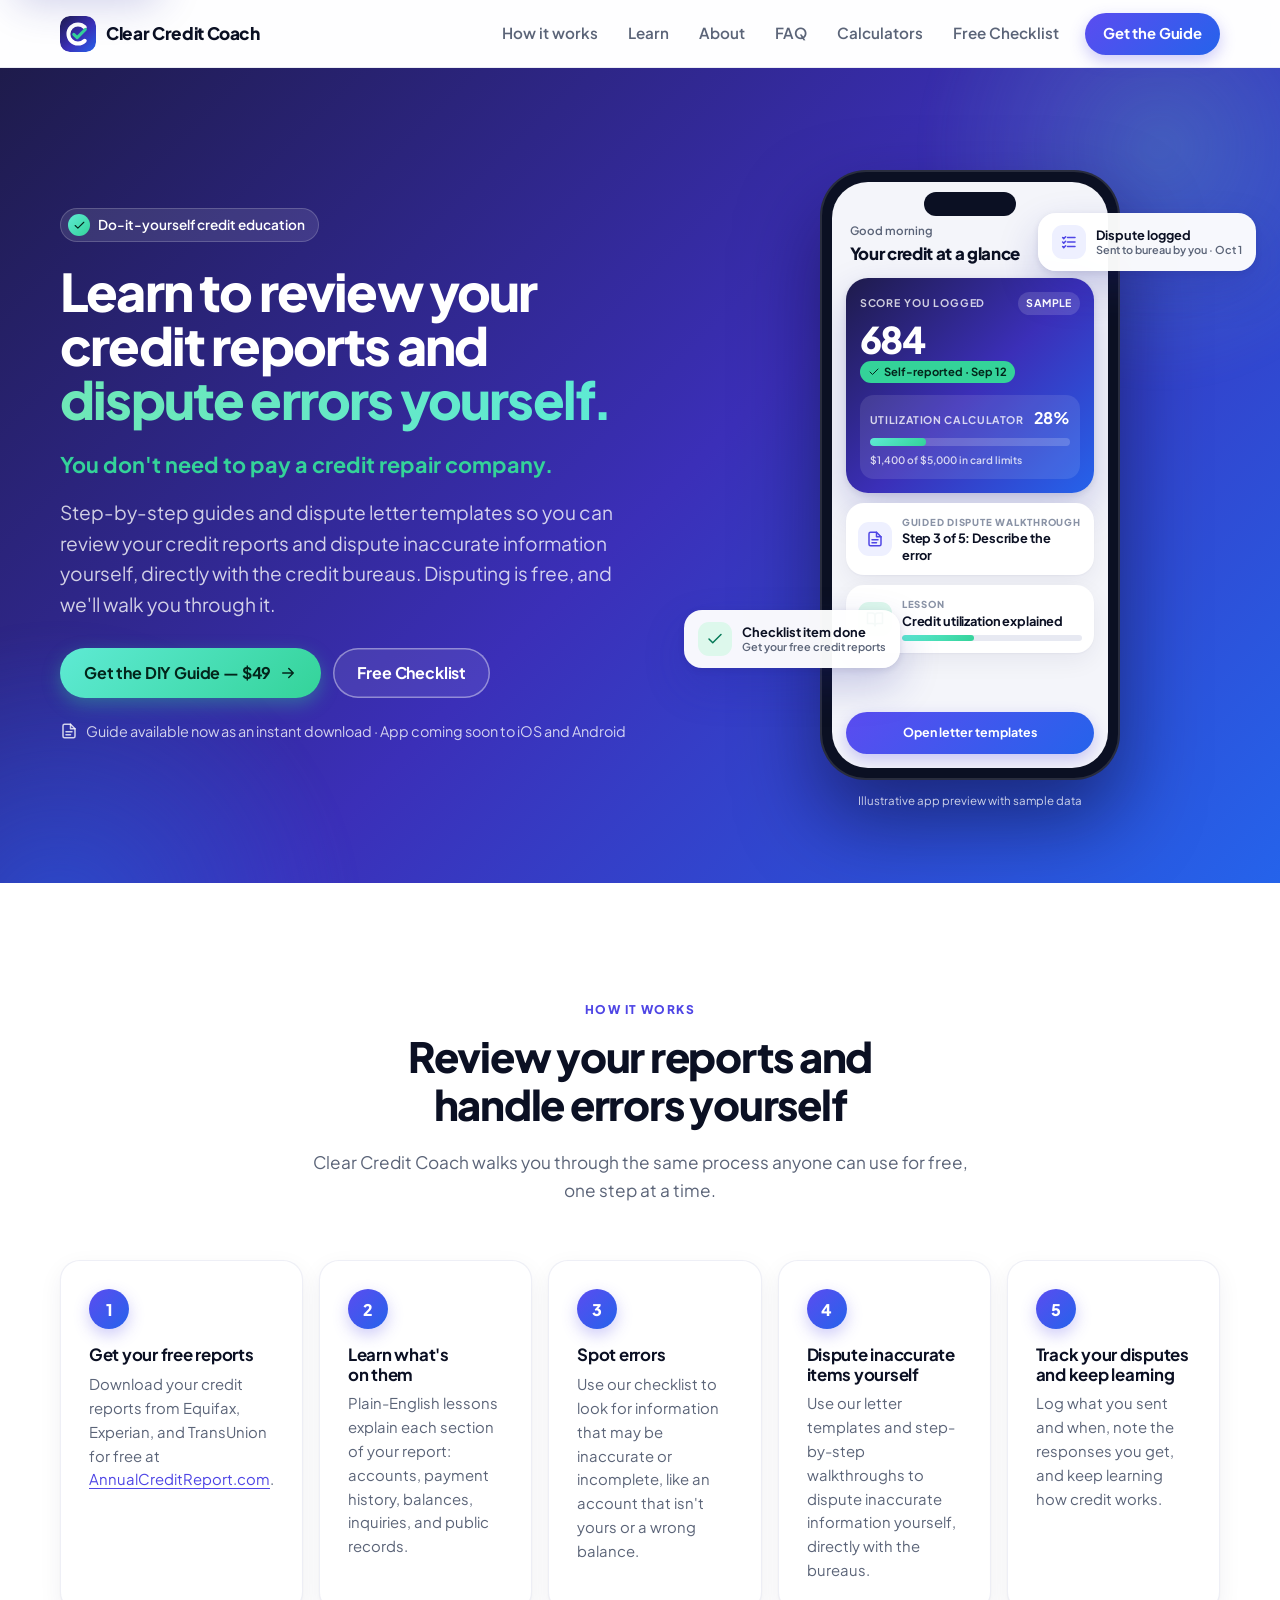
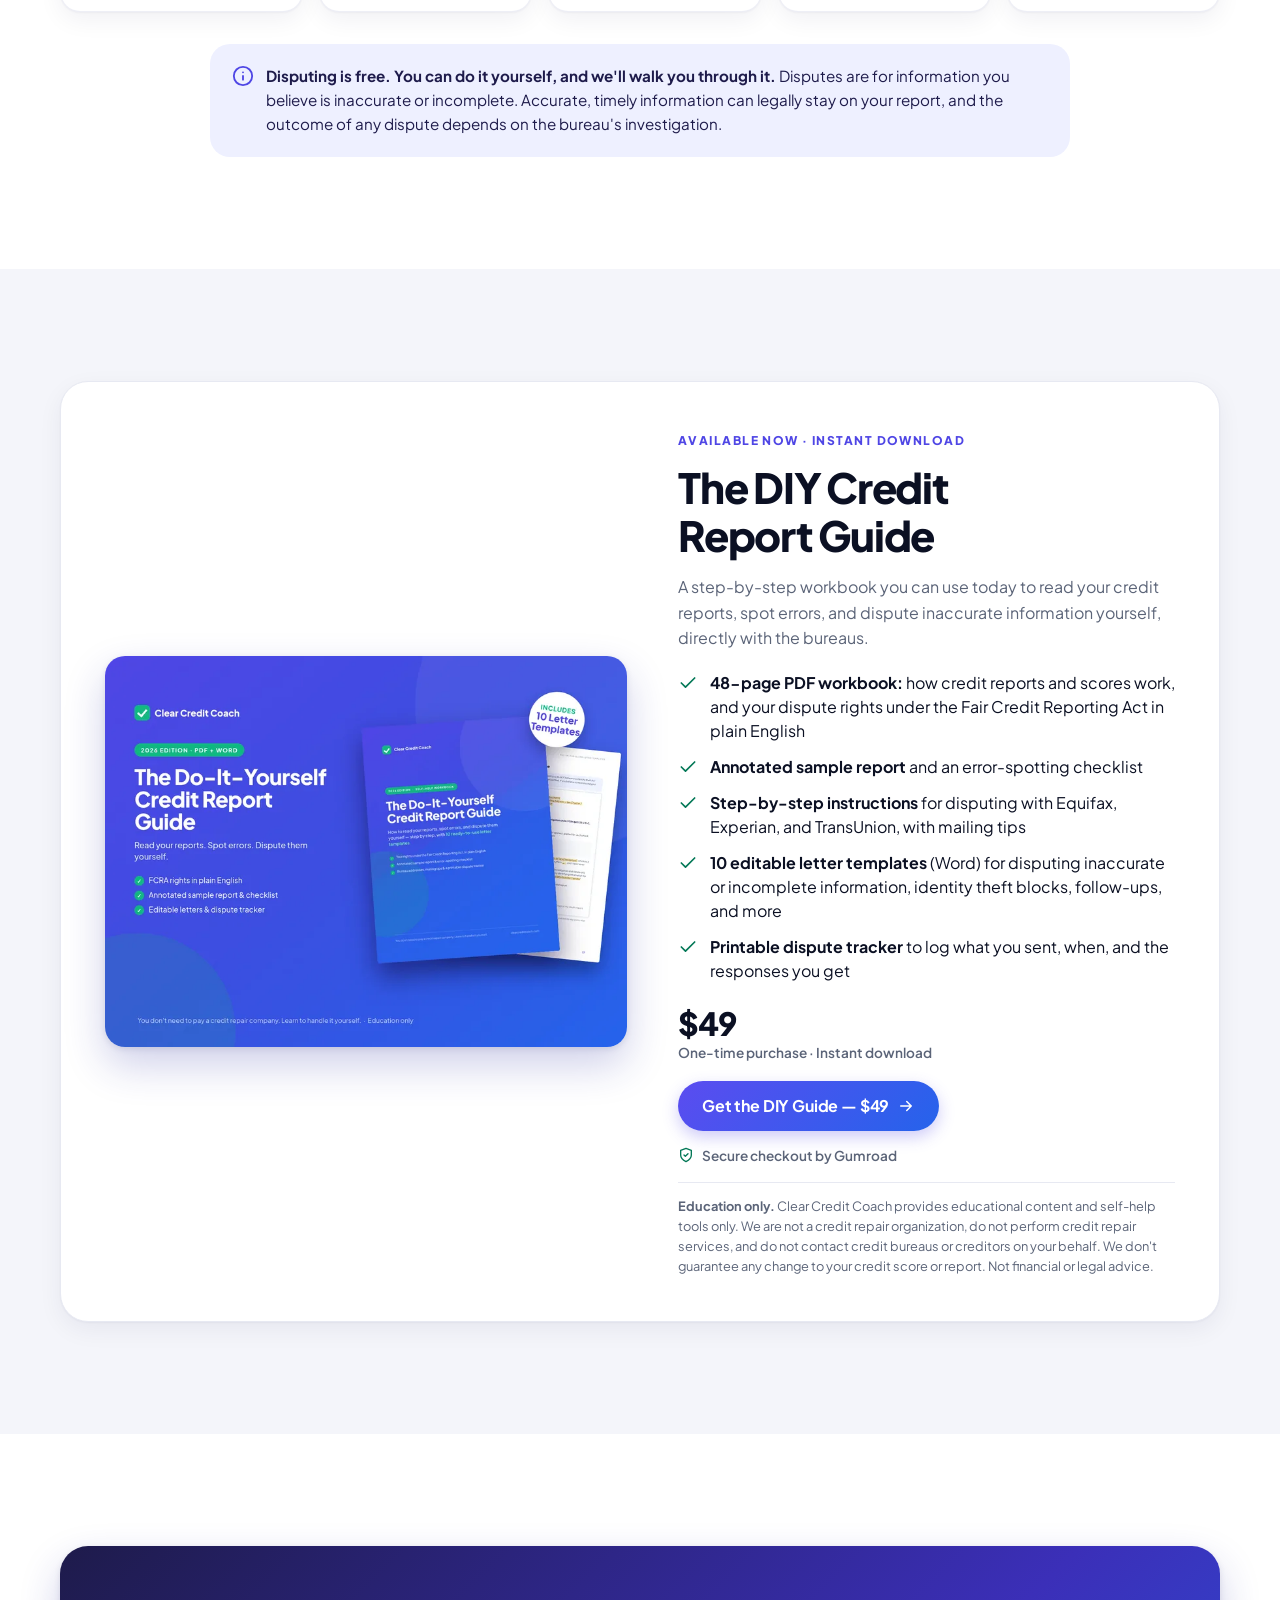
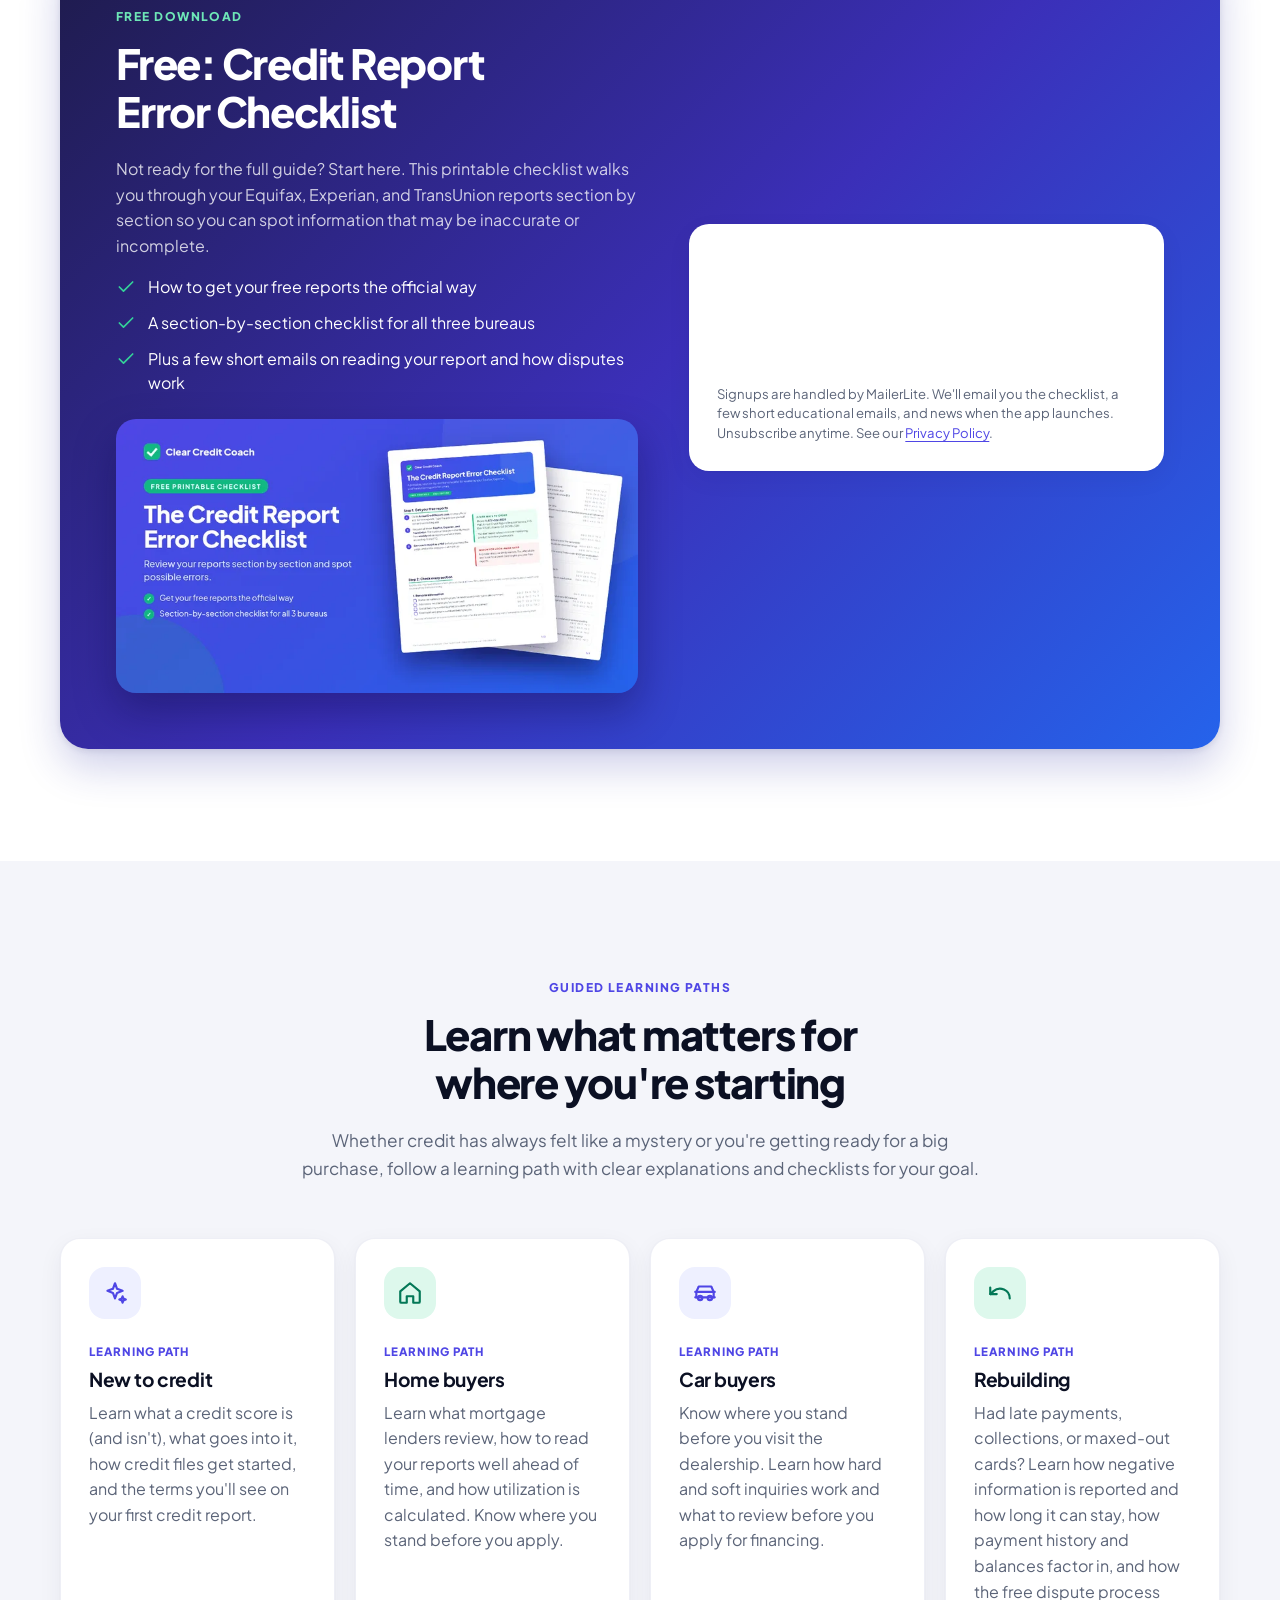
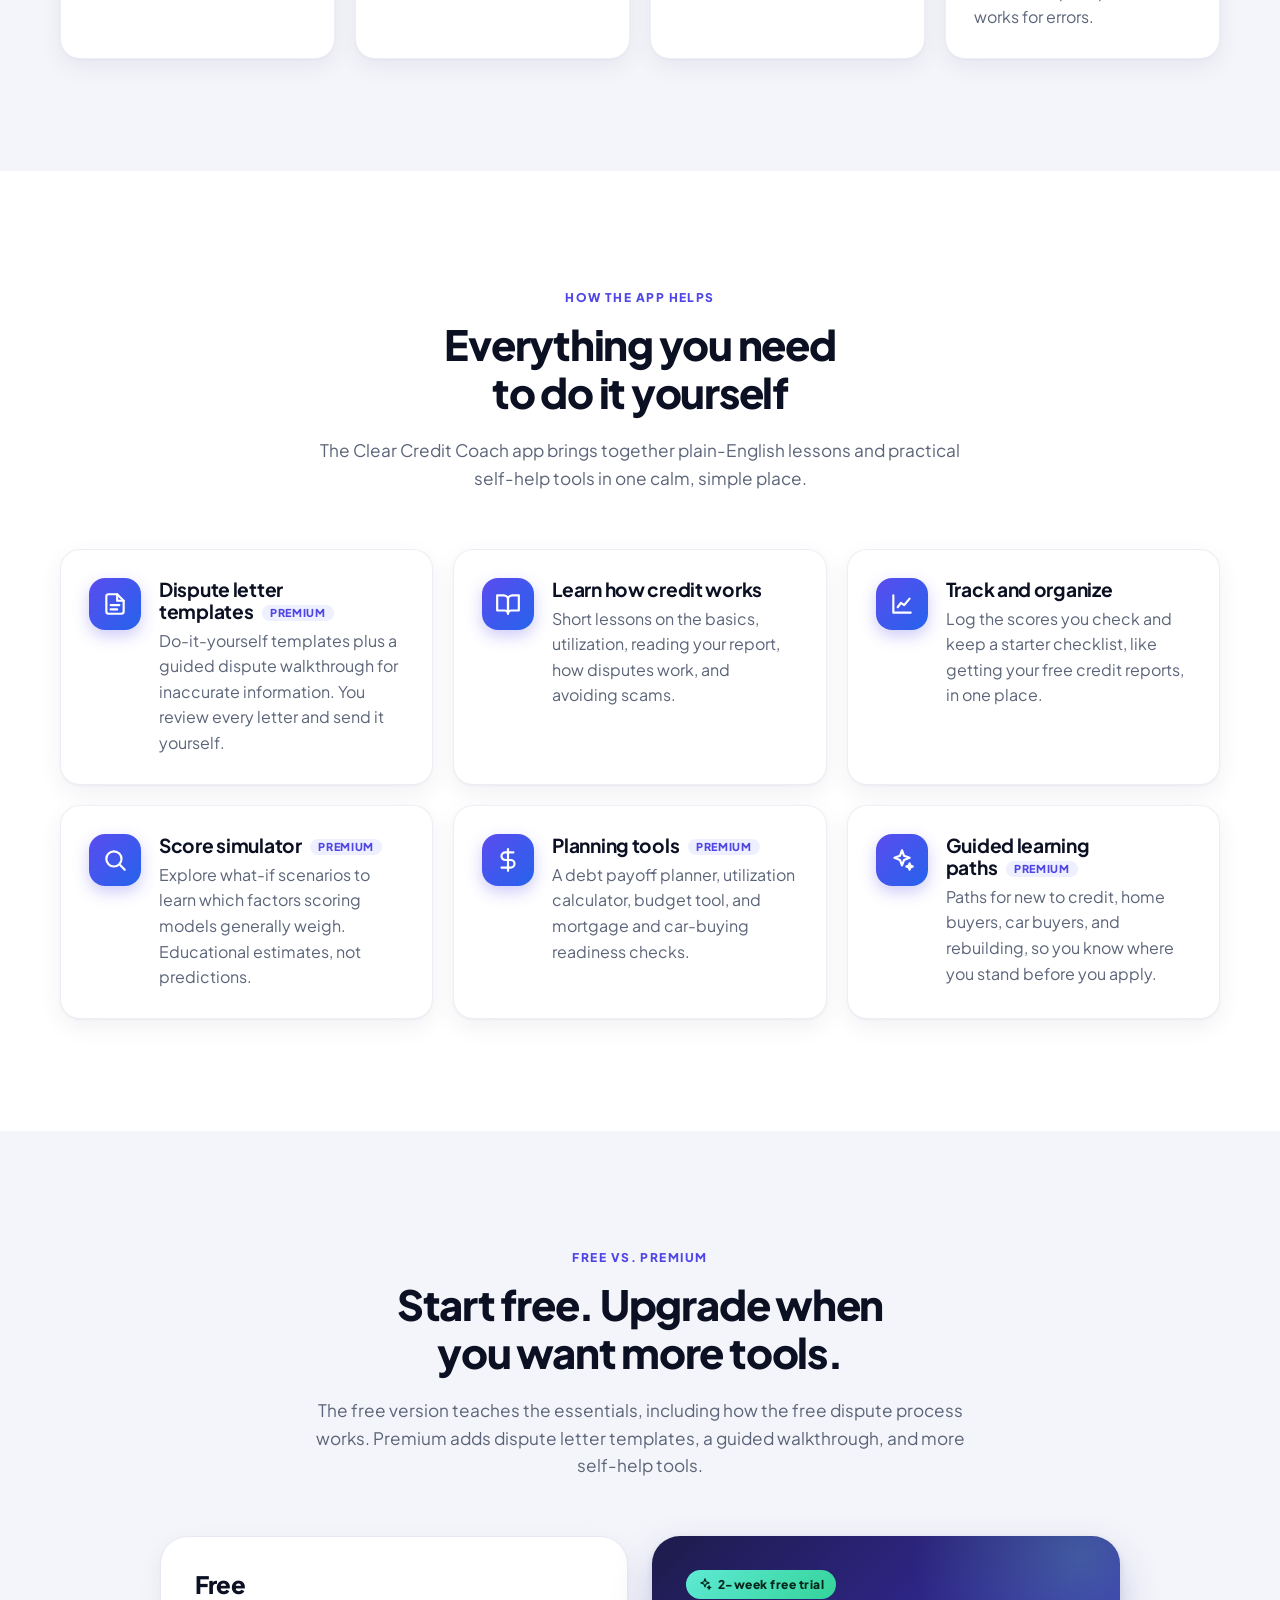
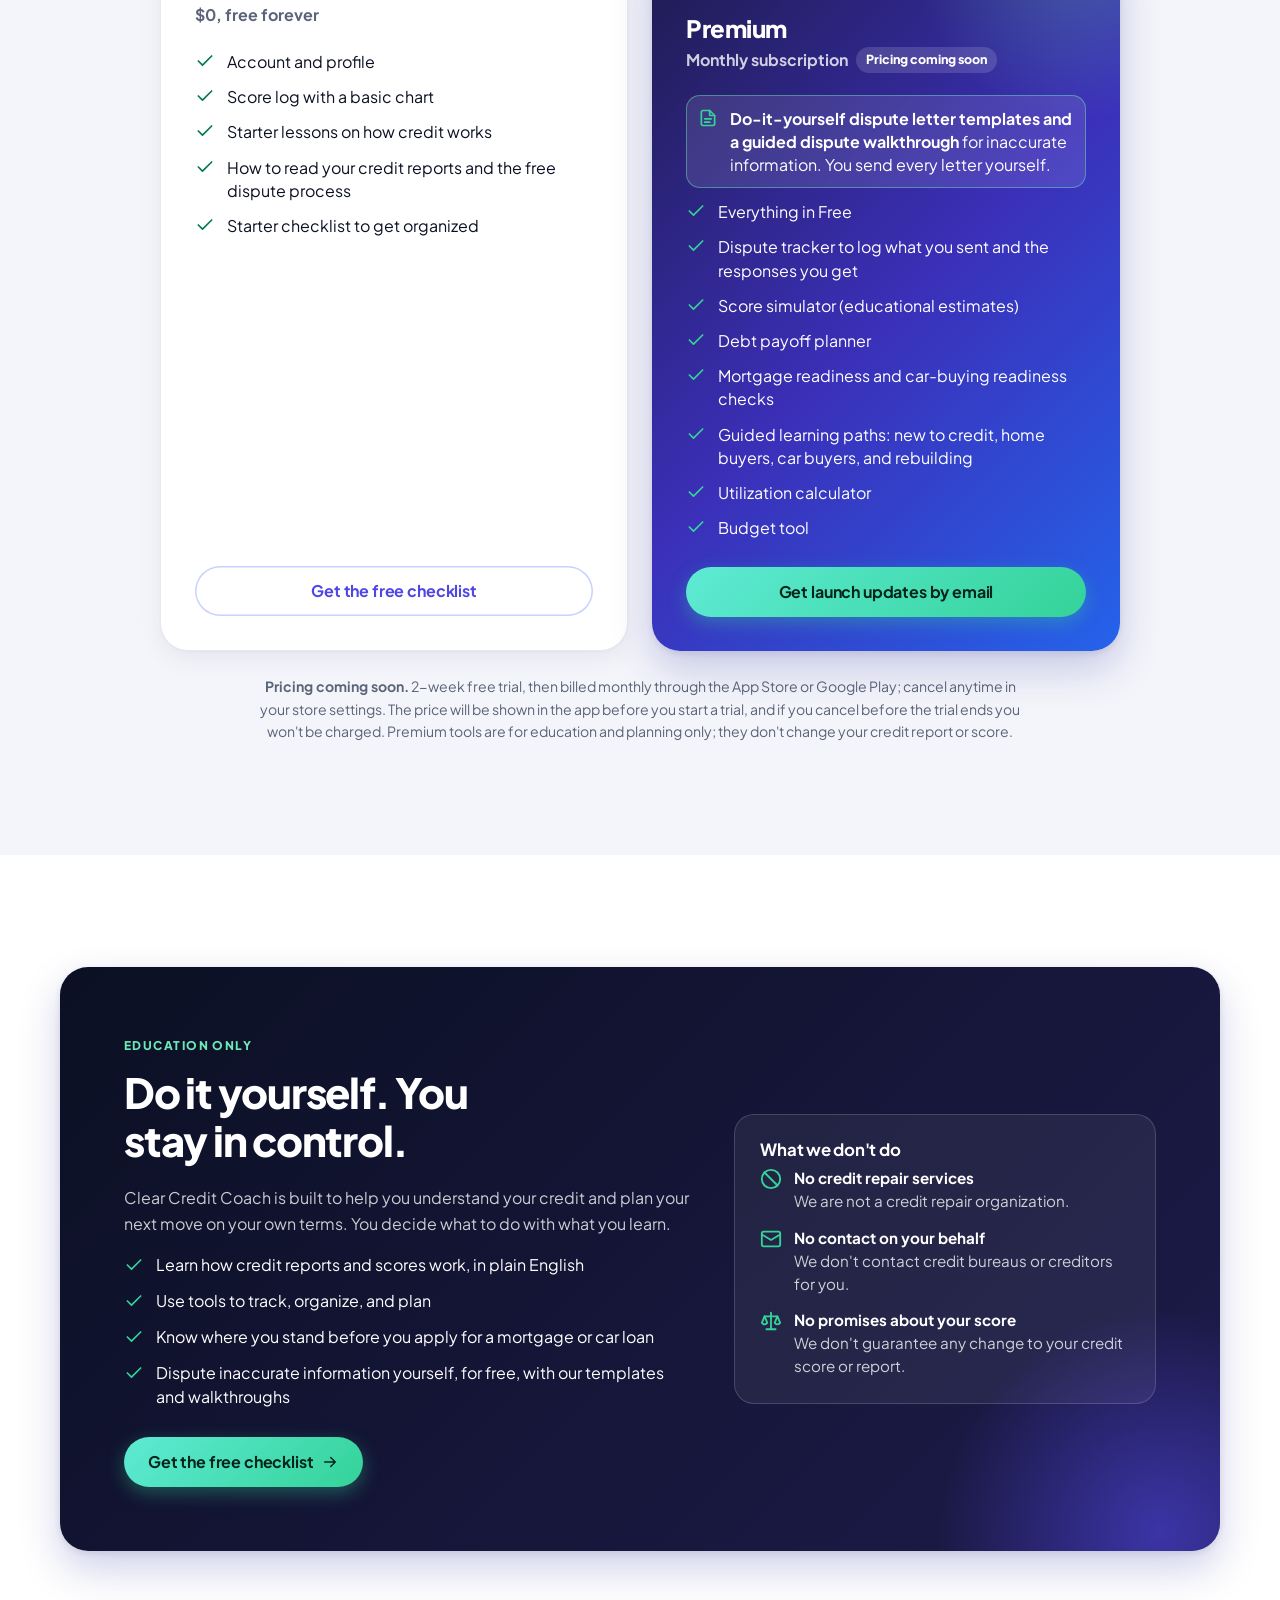
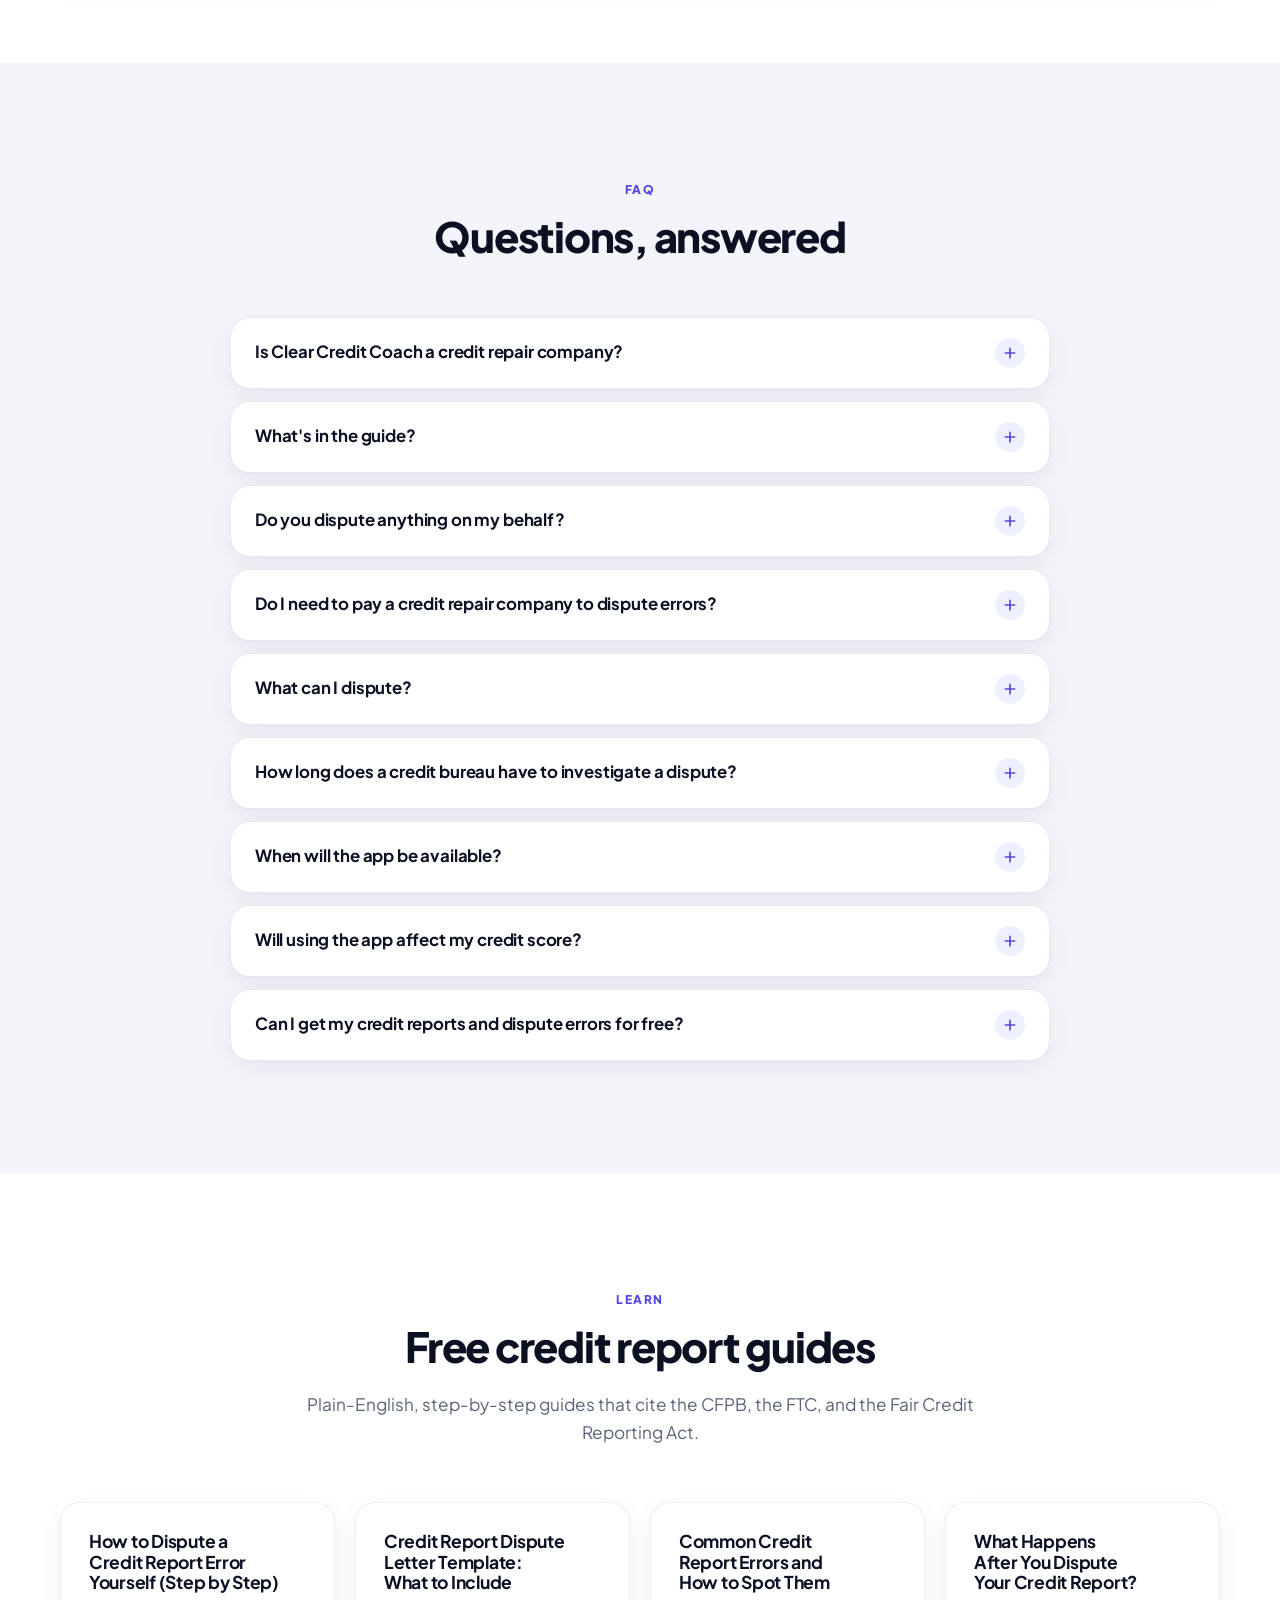
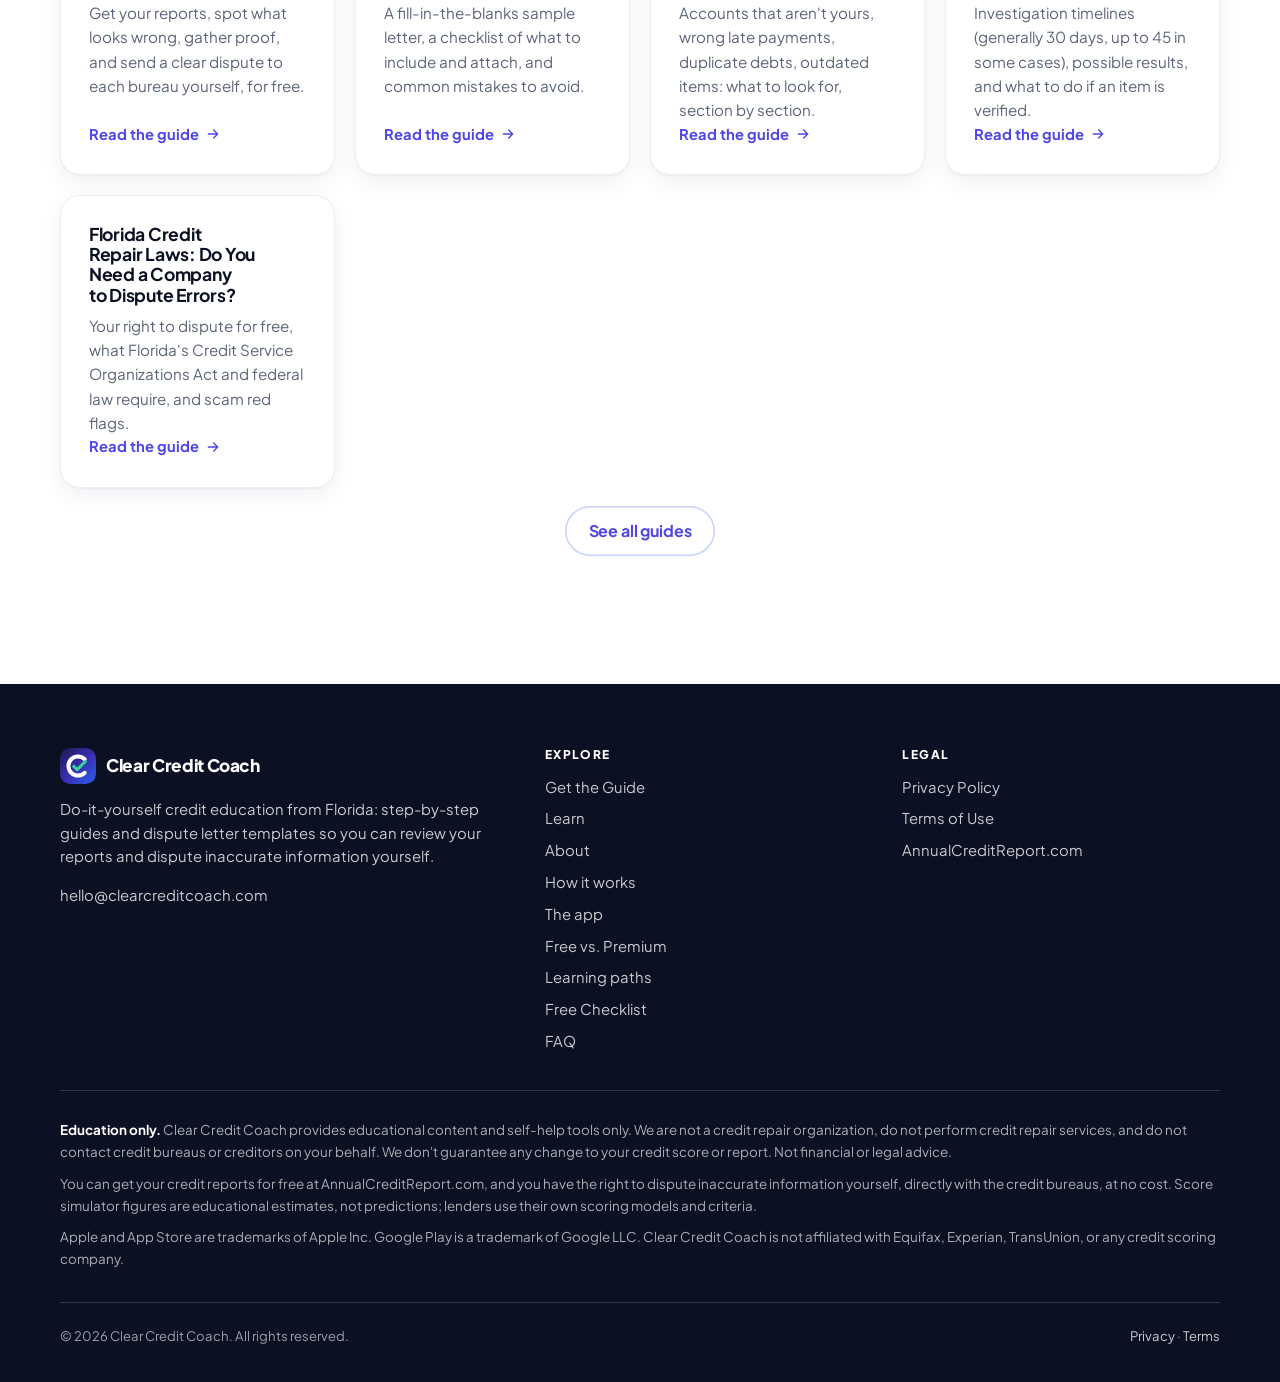
<file: index.html>
<!doctype html>
<html lang="en" class="no-js">
<head>
<meta charset="utf-8">
<meta name="viewport" content="width=device-width, initial-scale=1, viewport-fit=cover">
<title>Dispute Credit Report Errors Yourself | Clear Credit Coach</title>
<meta name="description" content="Learn to check your credit reports and dispute errors yourself, free, with the bureaus. Free error checklist and a $49 DIY guide. Education only.">
<link rel="canonical" href="https://clearcreditcoach.com/">
<meta name="theme-color" content="#1E1B4B">
<meta name="color-scheme" content="light">
<meta property="og:type" content="website">
<meta property="og:site_name" content="Clear Credit Coach">
<meta property="og:title" content="Dispute Credit Report Errors Yourself | Clear Credit Coach">
<meta property="og:description" content="Learn to check your credit reports and dispute errors yourself, free, with the bureaus. Free error checklist and a $49 DIY guide. Education only.">
<meta property="og:url" content="https://clearcreditcoach.com/">
<meta property="og:image" content="https://clearcreditcoach.com/assets/img/og-image.jpg">
<meta property="og:image:width" content="1200">
<meta property="og:image:height" content="630">
<meta property="og:image:alt" content="Clear Credit Coach: You don't need to pay a credit repair company. Learn to handle it yourself.">
<meta property="og:locale" content="en_US">
<meta name="twitter:card" content="summary_large_image">
<meta name="twitter:title" content="Dispute Credit Report Errors Yourself | Clear Credit Coach">
<meta name="twitter:description" content="Learn to check your credit reports and dispute errors yourself, free, with the bureaus. Free error checklist and a $49 DIY guide. Education only.">
<meta name="twitter:image" content="https://clearcreditcoach.com/assets/img/og-image.jpg">
<link rel="icon" href="favicon.ico" sizes="any">
<link rel="icon" href="assets/img/favicon.svg" type="image/svg+xml">
<link rel="icon" href="assets/img/favicon-32.png" sizes="32x32" type="image/png">
<link rel="apple-touch-icon" href="assets/img/apple-touch-icon.png">
<link rel="manifest" href="site.webmanifest">
<link rel="preload" href="assets/fonts/plus-jakarta-sans-latin-var.woff2" as="font" type="font/woff2" crossorigin>
<link rel="stylesheet" href="assets/css/styles.css">
<script src="assets/js/main.js" defer></script>
<script type="application/ld+json">{"@context":"https://schema.org","@graph":[{"@type":"Organization","@id":"https://clearcreditcoach.com/#org","name":"Clear Credit Coach","url":"https://clearcreditcoach.com/","logo":"https://clearcreditcoach.com/assets/img/icon-512.png","email":"hello@clearcreditcoach.com","description":"Education-only credit education site based in Florida: guides, a free checklist, and a do-it-yourself guide for reviewing credit reports and disputing errors yourself.","founder":{"@type":"Person","@id":"https://clearcreditcoach.com/about/#travis-hart","name":"Travis Hart","url":"https://clearcreditcoach.com/about/"},"address":{"@type":"PostalAddress","addressRegion":"FL","addressCountry":"US"},"sameAs":["https://clearcoach.gumroad.com/"]},{"@type":"WebSite","@id":"https://clearcreditcoach.com/#website","url":"https://clearcreditcoach.com/","name":"Clear Credit Coach","publisher":{"@id":"https://clearcreditcoach.com/#org"}},{"@type":"Product","@id":"https://clearcreditcoach.com/#diy-guide","name":"The Do-It-Yourself Credit Report Guide","image":"https://clearcreditcoach.com/assets/img/diy-guide-cover-1200.jpg","description":"A 48-page do-it-yourself workbook with 10 editable letter templates and a printable dispute tracker for reviewing your credit reports and disputing inaccurate information yourself. Educational content only.","brand":{"@id":"https://clearcreditcoach.com/#org"},"offers":{"@type":"Offer","price":"49.00","priceCurrency":"USD","availability":"https://schema.org/InStock","url":"https://clearcoach.gumroad.com/l/diy-credit-guide"}},{"@type":"FAQPage","mainEntity":[{"@type":"Question","name":"Is Clear Credit Coach a credit repair company?","acceptedAnswer":{"@type":"Answer","text":"No. Clear Credit Coach provides educational content and self-help tools only. We are not a credit repair organization, do not perform credit repair services, and do not contact credit bureaus or creditors on your behalf. We don't guarantee any change to your credit score or report. Not financial or legal advice. Our guides, checklist, and upcoming app teach how credit reports and scores work and give you tools to track, organize, and plan. You decide what to do with what you learn. More about us."}},{"@type":"Question","name":"What's in the guide?","acceptedAnswer":{"@type":"Answer","text":"The Do-It-Yourself Credit Report Guide is a 48-page PDF workbook plus 10 editable letter templates (Word) and printable dispute tracker worksheets. It covers how credit reports and scores work, how to get your free reports, an annotated sample report, an error-spotting checklist, your dispute rights under the Fair Credit Reporting Act in plain English, step-by-step instructions for disputing with each bureau, what happens after you dispute, and how to spot credit repair scams. It's $49, a one-time purchase with an instant download after secure checkout on Gumroad. The guide is educational content and self-help tools only: you decide what to do and you send any letters yourself, and it doesn't guarantee any change to your credit score or report. See the guide."}},{"@type":"Question","name":"Do you dispute anything on my behalf?","acceptedAnswer":{"@type":"Answer","text":"No. We don't perform any services on your behalf, and we don't contact the credit bureaus or your creditors for you. Instead, we teach you how to handle it yourself. If you find information on your credit report that you believe is inaccurate or incomplete, you can dispute it yourself, for free, directly with the credit bureaus (Equifax, Experian, and TransUnion) and with the company that reported it. The DIY Guide includes dispute letter templates and step-by-step instructions, and our free guide explains how to dispute a credit report error yourself. You decide whether to dispute, you review and edit every letter, and you send it yourself."}},{"@type":"Question","name":"Do I need to pay a credit repair company to dispute errors?","acceptedAnswer":{"@type":"Answer","text":"No. Under federal law, you have the right to dispute inaccurate or incomplete information directly with the credit bureaus at no cost, and you don't need to hire anyone to do it. Disputing is free. You can do it yourself, and we'll walk you through it. If you do decide to hire a credit repair company, federal law requires it to give you a written contract and a 3-business-day right to cancel, and it can't charge you until it has performed the services it promised. Florida has its own rules too; see Florida credit repair laws."}},{"@type":"Question","name":"What can I dispute?","acceptedAnswer":{"@type":"Answer","text":"Disputes are for information you believe is inaccurate or incomplete, such as an account that isn't yours, a payment marked late that was on time, a wrong balance, or an outdated item that should no longer be reported. Accurate, timely information can legally stay on a credit report, and our walkthrough doesn't help you dispute information you know is accurate. The credit bureaus generally must investigate within 30 days. The outcome depends on their investigation, and we don't guarantee any particular outcome. See common credit report errors."}},{"@type":"Question","name":"How long does a credit bureau have to investigate a dispute?","acceptedAnswer":{"@type":"Answer","text":"Generally 30 days from when the bureau receives your dispute. It can be up to 45 days in some cases, for example if you send additional relevant information during the 30-day period, or if you dispute after getting a free report through AnnualCreditReport.com. You'll get the results in writing. See what happens after you dispute."}},{"@type":"Question","name":"When will the app be available?","acceptedAnswer":{"@type":"Answer","text":"The app is coming soon to the App Store and Google Play. Premium will start with a 2-week free trial, and the price will be shown in the app before you start; see the Terms for details. Get the free checklist to join our email list and you'll hear when it's ready. In the meantime, the DIY Guide and our free guides are available now."}},{"@type":"Question","name":"Will using the app affect my credit score?","acceptedAnswer":{"@type":"Answer","text":"No. The app does not pull your credit. You enter scores you've gotten elsewhere, such as from your bank, card issuer, or a credit monitoring service. Checking your own credit is a soft inquiry and does not affect your scores."}},{"@type":"Question","name":"Can I get my credit reports and dispute errors for free?","acceptedAnswer":{"@type":"Answer","text":"Yes. You can get free credit reports at AnnualCreditReport.com, and you have the right to dispute inaccurate information directly with the credit bureaus at no cost. Our free guides explain how the process works."}}]}]}</script>
<script src="https://gumroad.com/js/gumroad.js" defer></script>
<!-- MailerLite Universal (free checklist signup form) -->
<script>
    (function(w,d,e,u,f,l,n){w[f]=w[f]||function(){(w[f].q=w[f].q||[])
    .push(arguments);},l=d.createElement(e),l.async=1,l.src=u,
    n=d.getElementsByTagName(e)[0],n.parentNode.insertBefore(l,n);})
    (window,document,'script','https://assets.mailerlite.com/js/universal.js','ml');
    ml('account', '2682931');
</script>
<!-- End MailerLite Universal -->
</head>
<body>
<a class="skip-link" href="#main">Skip to content</a>
<header class="site-header">
  <div class="container header-inner">
    <a class="brand" href="./" aria-label="Clear Credit Coach home">
      <img src="assets/img/favicon.svg" alt="" width="36" height="36">
      <span>Clear Credit Coach</span>
    </a>
    <button class="nav-toggle" type="button" aria-expanded="false" aria-controls="site-nav" aria-label="Open menu"><svg viewBox="0 0 24 24" fill="none" stroke="currentColor" stroke-width="2" stroke-linecap="round" stroke-linejoin="round" aria-hidden="true" focusable="false"><path d="M4 6h16M4 12h16M4 18h16"/></svg></button>
    <nav id="site-nav" class="nav" aria-label="Main">
      <a href="#how">How it works</a>
      <a href="learn/">Learn</a>
      <a href="about/">About</a>
      <a href="#faq">FAQ</a>
      <a href="calculators/">Calculators</a>
      <a href="#checklist">Free Checklist</a>
      <a class="btn btn--primary btn--sm" href="#guide">Get the Guide</a>
    </nav>
  </div>
</header>
<main id="main">

<!-- ============ HERO ============ -->
<section class="hero" aria-labelledby="hero-title">
  <div class="container hero-inner">
    <div>
      <span class="pill"><span class="dot"><svg viewBox="0 0 24 24" fill="none" stroke="currentColor" stroke-width="2" stroke-linecap="round" stroke-linejoin="round" aria-hidden="true" focusable="false"><path d="M20 6 9 17l-5-5"/></svg></span><span>Do-it-yourself credit education</span></span>
      <h1 id="hero-title" class="h1--long">Learn to review your credit reports and <span class="hl">dispute errors yourself.</span></h1>
      <p class="hero-sub">You don't need to pay a credit repair company.</p>
      <p class="lead">Step-by-step guides and dispute letter templates so you can review your credit reports and dispute inaccurate information yourself, directly with the credit bureaus. Disputing is free, and we'll walk you through&nbsp;it.</p>
      <div class="btn-row">
        <a class="btn btn--mint buy-guide" href="https://clearcoach.gumroad.com/l/diy-credit-guide" data-gumroad-overlay-checkout="true">Get the DIY Guide &mdash; $49 <svg viewBox="0 0 24 24" fill="none" stroke="currentColor" stroke-width="2" stroke-linecap="round" stroke-linejoin="round" aria-hidden="true" focusable="false"><path d="M5 12h14M13 6l6 6-6 6"/></svg></a>
        <a class="btn btn--ghost-light" href="#checklist">Free Checklist</a>
      </div>
      <div class="hero-note"><svg viewBox="0 0 24 24" fill="none" stroke="currentColor" stroke-width="2" stroke-linecap="round" stroke-linejoin="round" aria-hidden="true" focusable="false" width="18" height="18"><path d="M14 3H6a2 2 0 0 0-2 2v14a2 2 0 0 0 2 2h12a2 2 0 0 0 2-2V9z"/><path d="M14 3v6h6M8 13h8M8 17h6"/></svg><span>Guide available now as an instant download &middot; App coming soon to iOS and Android</span></div>
    </div>

    <div class="phone-wrap" aria-hidden="true">
      <div class="phone">
        <div class="phone-screen">
          <div class="m-greet">Good morning<b>Your credit at a glance</b></div>
          <div class="m-score">
            <div class="m-score-top"><span>Score you logged</span><span class="m-chip">Sample</span></div>
            <div class="m-score-num">684</div>
            <span class="m-score-delta"><svg viewBox="0 0 24 24" fill="none" stroke="currentColor" stroke-width="2" stroke-linecap="round" stroke-linejoin="round" aria-hidden="true" focusable="false" width="12" height="12"><path d="M20 6 9 17l-5-5"/></svg> Self-reported &middot; Sep 12</span>
            <div class="m-util"><div class="m-util-top"><span>Utilization calculator</span><b>28%</b></div><div class="m-util-bar"><span style="width:28%"></span></div><small>$1,400 of $5,000 in card limits</small></div>
          </div>
          <div class="m-card"><div class="m-icon"><svg viewBox="0 0 24 24" fill="none" stroke="currentColor" stroke-width="2" stroke-linecap="round" stroke-linejoin="round" aria-hidden="true" focusable="false"><path d="M14 3H6a2 2 0 0 0-2 2v14a2 2 0 0 0 2 2h12a2 2 0 0 0 2-2V9z"/><path d="M14 3v6h6M8 13h8M8 17h6"/></svg></div><div><div class="m-label">Guided dispute walkthrough</div><div class="m-title">Step 3 of 5: Describe the error</div></div></div>
          <div class="m-card"><div class="m-icon m-icon--mint"><svg viewBox="0 0 24 24" fill="none" stroke="currentColor" stroke-width="2" stroke-linecap="round" stroke-linejoin="round" aria-hidden="true" focusable="false"><path d="M2 4h6a4 4 0 0 1 4 4v13a3 3 0 0 0-3-3H2z"/><path d="M22 4h-6a4 4 0 0 0-4 4v13a3 3 0 0 1 3-3h7z"/></svg></div><div style="flex:1"><div class="m-label">Lesson</div><div class="m-title">Credit utilization explained</div><div class="m-progress"><span></span></div></div></div>
          <div class="m-btn">Open letter templates</div>
        </div>
      </div>
      <div class="float-card float-card--a"><div class="m-icon m-icon--mint"><svg viewBox="0 0 24 24" fill="none" stroke="currentColor" stroke-width="2" stroke-linecap="round" stroke-linejoin="round" aria-hidden="true" focusable="false"><path d="M20 6 9 17l-5-5"/></svg></div><div>Checklist item done<small>Get your free credit reports</small></div></div>
      <div class="float-card float-card--b"><div class="m-icon"><svg viewBox="0 0 24 24" fill="none" stroke="currentColor" stroke-width="2" stroke-linecap="round" stroke-linejoin="round" aria-hidden="true" focusable="false"><path d="M10 6h10M10 12h10M10 18h10"/><path d="M3.5 6l1.5 1.5L7.5 5M3.5 12l1.5 1.5L7.5 11M3.5 18l1.5 1.5L7.5 17"/></svg></div><div>Dispute logged<small>Sent to bureau by you &middot; Oct 1</small></div></div>
      <span class="sample-tag">Illustrative app preview with sample data</span>
    </div>
  </div>
</section>

<!-- ============ HOW IT WORKS ============ -->
<section class="section section--white" id="how" aria-labelledby="how-title">
  <div class="container">
    <div class="section-head">
      <span class="eyebrow">How it works</span>
      <h2 id="how-title">Review your reports and handle errors yourself</h2>
      <p>Clear Credit Coach walks you through the same process anyone can use for free, one step at a time.</p>
    </div>
    <ol class="steps steps--5">
      <li class="card step"><h3>Get your free reports</h3><p>Download your credit reports from Equifax, Experian, and TransUnion for free at <a href="https://www.annualcreditreport.com" rel="noopener">AnnualCreditReport.com</a>.</p></li>
      <li class="card step"><h3>Learn what's on them</h3><p>Plain-English lessons explain each section of your report: accounts, payment history, balances, inquiries, and public records.</p></li>
      <li class="card step"><h3>Spot errors</h3><p>Use our checklist to look for information that may be inaccurate or incomplete, like an account that isn't yours or a wrong balance.</p></li>
      <li class="card step"><h3>Dispute inaccurate items yourself</h3><p>Use our letter templates and step-by-step walkthroughs to dispute inaccurate information yourself, directly with the bureaus.</p></li>
      <li class="card step"><h3>Track your disputes and keep learning</h3><p>Log what you sent and when, note the responses you get, and keep learning how credit works.</p></li>
    </ol>
    <div class="callout callout--center"><svg viewBox="0 0 24 24" fill="none" stroke="currentColor" stroke-width="2" stroke-linecap="round" stroke-linejoin="round" aria-hidden="true" focusable="false"><circle cx="12" cy="12" r="10"/><path d="M12 16v-4M12 8h.01"/></svg><p><strong>Disputing is free. You can do it yourself, and we'll walk you through it.</strong> Disputes are for information you believe is inaccurate or incomplete. Accurate, timely information can legally stay on your report, and the outcome of any dispute depends on the bureau's investigation.</p></div>
  </div>
</section>

<!-- ============ DIY GUIDE ============ -->
<section class="section" id="guide" aria-labelledby="guide-title">
  <div class="container">
    <div class="guide">
      <div class="guide-media">
        <picture>
          <source type="image/webp" srcset="assets/img/diy-guide-cover-800.webp 800w, assets/img/diy-guide-cover-1200.webp 1200w" sizes="(max-width: 960px) 100vw, 560px">
          <img src="assets/img/diy-guide-cover-800.jpg" srcset="assets/img/diy-guide-cover-800.jpg 800w, assets/img/diy-guide-cover-1200.jpg 1200w" sizes="(max-width: 960px) 100vw, 560px" width="1200" height="900" loading="lazy" decoding="async" alt="Cover of The Do-It-Yourself Credit Report Guide by Clear Credit Coach, 2026 edition, PDF and Word, including 10 letter templates">
        </picture>
      </div>
      <div class="guide-body">
        <span class="eyebrow">Available now &middot; Instant download</span>
        <h2 id="guide-title">The DIY Credit Report Guide</h2>
        <p class="guide-lead">A step-by-step workbook you can use today to read your credit reports, spot errors, and dispute inaccurate information yourself, directly with the bureaus.</p>
        <ul class="check-list check-list--dark">
          <li><svg viewBox="0 0 24 24" fill="none" stroke="currentColor" stroke-width="2" stroke-linecap="round" stroke-linejoin="round" aria-hidden="true" focusable="false"><path d="M20 6 9 17l-5-5"/></svg><span><strong>48-page PDF workbook:</strong> how credit reports and scores work, and your dispute rights under the Fair Credit Reporting Act in plain English</span></li>
          <li><svg viewBox="0 0 24 24" fill="none" stroke="currentColor" stroke-width="2" stroke-linecap="round" stroke-linejoin="round" aria-hidden="true" focusable="false"><path d="M20 6 9 17l-5-5"/></svg><span><strong>Annotated sample report</strong> and an error-spotting checklist</span></li>
          <li><svg viewBox="0 0 24 24" fill="none" stroke="currentColor" stroke-width="2" stroke-linecap="round" stroke-linejoin="round" aria-hidden="true" focusable="false"><path d="M20 6 9 17l-5-5"/></svg><span><strong>Step-by-step instructions</strong> for disputing with Equifax, Experian, and TransUnion, with mailing tips</span></li>
          <li><svg viewBox="0 0 24 24" fill="none" stroke="currentColor" stroke-width="2" stroke-linecap="round" stroke-linejoin="round" aria-hidden="true" focusable="false"><path d="M20 6 9 17l-5-5"/></svg><span><strong>10 editable letter templates</strong> (Word) for disputing inaccurate or incomplete information, identity theft blocks, follow-ups, and more</span></li>
          <li><svg viewBox="0 0 24 24" fill="none" stroke="currentColor" stroke-width="2" stroke-linecap="round" stroke-linejoin="round" aria-hidden="true" focusable="false"><path d="M20 6 9 17l-5-5"/></svg><span><strong>Printable dispute tracker</strong> to log what you sent, when, and the responses you get</span></li>
        </ul>
        <div class="guide-buy">
          <div class="guide-price"><strong>$49</strong><span>One-time purchase &middot; Instant download</span></div>
          <a class="btn btn--primary buy-guide" href="https://clearcoach.gumroad.com/l/diy-credit-guide" data-gumroad-overlay-checkout="true">Get the DIY Guide &mdash; $49 <svg viewBox="0 0 24 24" fill="none" stroke="currentColor" stroke-width="2" stroke-linecap="round" stroke-linejoin="round" aria-hidden="true" focusable="false"><path d="M5 12h14M13 6l6 6-6 6"/></svg></a>
        </div>
        <p class="guide-secure"><svg viewBox="0 0 24 24" fill="none" stroke="currentColor" stroke-width="2" stroke-linecap="round" stroke-linejoin="round" aria-hidden="true" focusable="false" width="16" height="16"><path d="M12 22s8-4 8-10V5l-8-3-8 3v7c0 6 8 10 8 10z"/><path d="M9 12l2 2 4-4"/></svg><span>Secure checkout by Gumroad</span></p>
        <p class="guide-disclaimer"><strong>Education only.</strong> Clear Credit Coach provides educational content and self-help tools only. We are not a credit repair organization, do not perform credit repair services, and do not contact credit bureaus or creditors on your behalf. We don't guarantee any change to your credit score or report. Not financial or legal advice.</p>
      </div>
    </div>
  </div>
</section>

<!-- ============ FREE CHECKLIST (MailerLite) ============ -->
<section class="section section--white" id="checklist" aria-labelledby="checklist-title">
  <div class="container">
    <div class="checklist">
      <div class="checklist-copy">
        <span class="eyebrow eyebrow--light">Free download</span>
        <h2 id="checklist-title">Free: Credit Report Error Checklist</h2>
        <p>Not ready for the full guide? Start here. This printable checklist walks you through your Equifax, Experian, and TransUnion reports section by section so you can spot information that may be inaccurate or incomplete.</p>
        <ul class="check-list">
          <li><svg viewBox="0 0 24 24" fill="none" stroke="currentColor" stroke-width="2" stroke-linecap="round" stroke-linejoin="round" aria-hidden="true" focusable="false"><path d="M20 6 9 17l-5-5"/></svg><span>How to get your free reports the official way</span></li>
          <li><svg viewBox="0 0 24 24" fill="none" stroke="currentColor" stroke-width="2" stroke-linecap="round" stroke-linejoin="round" aria-hidden="true" focusable="false"><path d="M20 6 9 17l-5-5"/></svg><span>A section-by-section checklist for all three bureaus</span></li>
          <li><svg viewBox="0 0 24 24" fill="none" stroke="currentColor" stroke-width="2" stroke-linecap="round" stroke-linejoin="round" aria-hidden="true" focusable="false"><path d="M20 6 9 17l-5-5"/></svg><span>Plus a few short emails on reading your report and how disputes work</span></li>
        </ul>
        <picture>
          <source type="image/webp" srcset="assets/img/checklist-promo-800.webp 800w, assets/img/checklist-promo-1200.webp 1200w" sizes="(max-width: 960px) 100vw, 560px">
          <img class="checklist-img" src="assets/img/checklist-promo-800.jpg" srcset="assets/img/checklist-promo-800.jpg 800w, assets/img/checklist-promo-1200.jpg 1200w" sizes="(max-width: 960px) 100vw, 560px" width="1200" height="630" loading="lazy" decoding="async" alt="The Credit Report Error Checklist by Clear Credit Coach: a free printable checklist for reviewing your credit reports">
        </picture>
      </div>
      <div class="checklist-form">
        <div class="ml-embedded" data-form="dBNXgH"></div>
        <noscript><p>The signup form needs JavaScript. You can <a href="downloads/credit-report-error-checklist.pdf">download the checklist directly</a>.</p></noscript>
        <p class="form-note">Signups are handled by MailerLite. We'll email you the checklist, a few short educational emails, and news when the app launches. Unsubscribe anytime. See our <a href="privacy/">Privacy Policy</a>.</p>
      </div>
    </div>
  </div>
</section>

<!-- ============ LEARNING PATHS ============ -->
<section class="section" id="paths" aria-labelledby="aud-title">
  <div class="container">
    <div class="section-head">
      <span class="eyebrow">Guided learning paths</span>
      <h2 id="aud-title">Learn what matters for where you're starting</h2>
      <p>Whether credit has always felt like a mystery or you're getting ready for a big purchase, follow a learning path with clear explanations and checklists for your goal.</p>
    </div>
    <div class="grid grid-4">
      <article class="card audience-card">
        <div class="icon-tile"><svg viewBox="0 0 24 24" fill="none" stroke="currentColor" stroke-width="2" stroke-linecap="round" stroke-linejoin="round" aria-hidden="true" focusable="false"><path d="M12 3l1.9 5.1L19 10l-5.1 1.9L12 17l-1.9-5.1L5 10l5.1-1.9z"/><path d="M19 15l.8 2.2L22 18l-2.2.8L19 21l-.8-2.2L16 18l2.2-.8z"/></svg></div>
        <span class="tag">Learning path</span>
        <h3>New to credit</h3>
        <p>Learn what a credit score is (and isn't), what goes into it, how credit files get started, and the terms you'll see on your first credit report.</p>
      </article>
      <article class="card audience-card">
        <div class="icon-tile icon-tile--mint"><svg viewBox="0 0 24 24" fill="none" stroke="currentColor" stroke-width="2" stroke-linecap="round" stroke-linejoin="round" aria-hidden="true" focusable="false"><path d="M3 10.5 12 3l9 7.5V20a1 1 0 0 1-1 1h-5v-6h-6v6H4a1 1 0 0 1-1-1z"/></svg></div>
        <span class="tag">Learning path</span>
        <h3>Home buyers</h3>
        <p>Learn what mortgage lenders review, how to read your reports well ahead of time, and how utilization is calculated. Know where you stand before you apply.</p>
      </article>
      <article class="card audience-card">
        <div class="icon-tile"><svg viewBox="0 0 24 24" fill="none" stroke="currentColor" stroke-width="2" stroke-linecap="round" stroke-linejoin="round" aria-hidden="true" focusable="false"><path d="M4 16v-5l2.2-5h11.6L20 11v5"/><path d="M3 11h18"/><path d="M3 16h18"/><circle cx="7.5" cy="16.5" r="2"/><circle cx="16.5" cy="16.5" r="2"/></svg></div>
        <span class="tag">Learning path</span>
        <h3>Car buyers</h3>
        <p>Know where you stand before you visit the dealership. Learn how hard and soft inquiries work and what to review before you apply for financing.</p>
      </article>
      <article class="card audience-card">
        <div class="icon-tile icon-tile--mint"><svg viewBox="0 0 24 24" fill="none" stroke="currentColor" stroke-width="2" stroke-linecap="round" stroke-linejoin="round" aria-hidden="true" focusable="false"><path d="M3 7v6h6"/><path d="M21 17a9 9 0 0 0-15-6.7L3 13"/></svg></div>
        <span class="tag">Learning path</span>
        <h3>Rebuilding</h3>
        <p>Had late payments, collections, or maxed-out cards? Learn how negative information is reported and how long it can stay, how payment history and balances factor in, and how the free dispute process works for errors.</p>
      </article>
    </div>
  </div>
</section>

<!-- ============ HOW THE APP HELPS ============ -->
<section class="section section--white" id="app" aria-labelledby="app-title">
  <div class="container">
    <div class="section-head">
      <span class="eyebrow">How the app helps</span>
      <h2 id="app-title">Everything you need to do it yourself</h2>
      <p>The Clear Credit Coach app brings together plain-English lessons and practical self-help tools in one calm, simple place.</p>
    </div>
    <div class="grid grid-3">
      <div class="card feature"><div class="icon-tile icon-tile--grad"><svg viewBox="0 0 24 24" fill="none" stroke="currentColor" stroke-width="2" stroke-linecap="round" stroke-linejoin="round" aria-hidden="true" focusable="false"><path d="M14 3H6a2 2 0 0 0-2 2v14a2 2 0 0 0 2 2h12a2 2 0 0 0 2-2V9z"/><path d="M14 3v6h6M8 13h8M8 17h6"/></svg></div><div><h3>Dispute letter templates <span class="badge-premium">Premium</span></h3><p>Do-it-yourself templates plus a guided dispute walkthrough for inaccurate information. You review every letter and send it yourself.</p></div></div>
      <div class="card feature"><div class="icon-tile icon-tile--grad"><svg viewBox="0 0 24 24" fill="none" stroke="currentColor" stroke-width="2" stroke-linecap="round" stroke-linejoin="round" aria-hidden="true" focusable="false"><path d="M2 4h6a4 4 0 0 1 4 4v13a3 3 0 0 0-3-3H2z"/><path d="M22 4h-6a4 4 0 0 0-4 4v13a3 3 0 0 1 3-3h7z"/></svg></div><div><h3>Learn how credit works</h3><p>Short lessons on the basics, utilization, reading your report, how disputes work, and avoiding scams.</p></div></div>
      <div class="card feature"><div class="icon-tile icon-tile--grad"><svg viewBox="0 0 24 24" fill="none" stroke="currentColor" stroke-width="2" stroke-linecap="round" stroke-linejoin="round" aria-hidden="true" focusable="false"><path d="M4 4v16h16"/><path d="M8 15l3-4 3 2 5-6"/></svg></div><div><h3>Track and organize</h3><p>Log the scores you check and keep a starter checklist, like getting your free credit reports, in one place.</p></div></div>
      <div class="card feature"><div class="icon-tile icon-tile--grad"><svg viewBox="0 0 24 24" fill="none" stroke="currentColor" stroke-width="2" stroke-linecap="round" stroke-linejoin="round" aria-hidden="true" focusable="false"><circle cx="11" cy="11" r="7"/><path d="m21 21-4.3-4.3"/></svg></div><div><h3>Score simulator <span class="badge-premium">Premium</span></h3><p>Explore what-if scenarios to learn which factors scoring models generally weigh. Educational estimates, not predictions.</p></div></div>
      <div class="card feature"><div class="icon-tile icon-tile--grad"><svg viewBox="0 0 24 24" fill="none" stroke="currentColor" stroke-width="2" stroke-linecap="round" stroke-linejoin="round" aria-hidden="true" focusable="false"><path d="M12 2v20"/><path d="M17 5H9.5a3.5 3.5 0 0 0 0 7h5a3.5 3.5 0 0 1 0 7H6"/></svg></div><div><h3>Planning tools <span class="badge-premium">Premium</span></h3><p>A debt payoff planner, utilization calculator, budget tool, and mortgage and car-buying readiness checks.</p></div></div>
      <div class="card feature"><div class="icon-tile icon-tile--grad"><svg viewBox="0 0 24 24" fill="none" stroke="currentColor" stroke-width="2" stroke-linecap="round" stroke-linejoin="round" aria-hidden="true" focusable="false"><path d="M12 3l1.9 5.1L19 10l-5.1 1.9L12 17l-1.9-5.1L5 10l5.1-1.9z"/><path d="M19 15l.8 2.2L22 18l-2.2.8L19 21l-.8-2.2L16 18l2.2-.8z"/></svg></div><div><h3>Guided learning paths <span class="badge-premium">Premium</span></h3><p>Paths for new to credit, home buyers, car buyers, and rebuilding, so you know where you stand before you apply.</p></div></div>
    </div>
  </div>
</section>

<!-- ============ FREE VS PREMIUM ============ -->
<section class="section" id="plans" aria-labelledby="plans-title">
  <div class="container">
    <div class="section-head">
      <span class="eyebrow">Free vs. Premium</span>
      <h2 id="plans-title">Start free. Upgrade when you want more tools.</h2>
      <p>The free version teaches the essentials, including how the free dispute process works. Premium adds dispute letter templates, a guided walkthrough, and more self-help tools.</p>
    </div>
    <div class="plans">
      <article class="plan" aria-labelledby="plan-free">
        <h3 id="plan-free">Free</h3>
        <p class="plan-price">$0, free forever</p>
        <ul>
          <li><svg viewBox="0 0 24 24" fill="none" stroke="currentColor" stroke-width="2" stroke-linecap="round" stroke-linejoin="round" aria-hidden="true" focusable="false"><path d="M20 6 9 17l-5-5"/></svg><span>Account and profile</span></li>
          <li><svg viewBox="0 0 24 24" fill="none" stroke="currentColor" stroke-width="2" stroke-linecap="round" stroke-linejoin="round" aria-hidden="true" focusable="false"><path d="M20 6 9 17l-5-5"/></svg><span>Score log with a basic chart</span></li>
          <li><svg viewBox="0 0 24 24" fill="none" stroke="currentColor" stroke-width="2" stroke-linecap="round" stroke-linejoin="round" aria-hidden="true" focusable="false"><path d="M20 6 9 17l-5-5"/></svg><span>Starter lessons on how credit works</span></li>
          <li><svg viewBox="0 0 24 24" fill="none" stroke="currentColor" stroke-width="2" stroke-linecap="round" stroke-linejoin="round" aria-hidden="true" focusable="false"><path d="M20 6 9 17l-5-5"/></svg><span>How to read your credit reports and the free dispute process</span></li>
          <li><svg viewBox="0 0 24 24" fill="none" stroke="currentColor" stroke-width="2" stroke-linecap="round" stroke-linejoin="round" aria-hidden="true" focusable="false"><path d="M20 6 9 17l-5-5"/></svg><span>Starter checklist to get organized</span></li>
        </ul>
        <a class="btn btn--outline" href="#checklist">Get the free checklist</a>
      </article>
      <article class="plan plan--premium" aria-labelledby="plan-premium">
        <span class="ribbon"><svg viewBox="0 0 24 24" fill="none" stroke="currentColor" stroke-width="2" stroke-linecap="round" stroke-linejoin="round" aria-hidden="true" focusable="false" width="14" height="14"><path d="M12 3l1.9 5.1L19 10l-5.1 1.9L12 17l-1.9-5.1L5 10l5.1-1.9z"/><path d="M19 15l.8 2.2L22 18l-2.2.8L19 21l-.8-2.2L16 18l2.2-.8z"/></svg> 2-week free trial</span>
        <h3 id="plan-premium">Premium</h3>
        <p class="plan-price"><span>Monthly subscription</span><span class="soon">Pricing coming soon</span></p>
        <ul>
          <li class="is-featured"><svg viewBox="0 0 24 24" fill="none" stroke="currentColor" stroke-width="2" stroke-linecap="round" stroke-linejoin="round" aria-hidden="true" focusable="false"><path d="M14 3H6a2 2 0 0 0-2 2v14a2 2 0 0 0 2 2h12a2 2 0 0 0 2-2V9z"/><path d="M14 3v6h6M8 13h8M8 17h6"/></svg><span><strong>Do-it-yourself dispute letter templates and a guided dispute walkthrough</strong> for inaccurate information. You send every letter yourself.</span></li>
          <li><svg viewBox="0 0 24 24" fill="none" stroke="currentColor" stroke-width="2" stroke-linecap="round" stroke-linejoin="round" aria-hidden="true" focusable="false"><path d="M20 6 9 17l-5-5"/></svg><span>Everything in Free</span></li>
          <li><svg viewBox="0 0 24 24" fill="none" stroke="currentColor" stroke-width="2" stroke-linecap="round" stroke-linejoin="round" aria-hidden="true" focusable="false"><path d="M20 6 9 17l-5-5"/></svg><span>Dispute tracker to log what you sent and the responses you get</span></li>
          <li><svg viewBox="0 0 24 24" fill="none" stroke="currentColor" stroke-width="2" stroke-linecap="round" stroke-linejoin="round" aria-hidden="true" focusable="false"><path d="M20 6 9 17l-5-5"/></svg><span>Score simulator (educational estimates)</span></li>
          <li><svg viewBox="0 0 24 24" fill="none" stroke="currentColor" stroke-width="2" stroke-linecap="round" stroke-linejoin="round" aria-hidden="true" focusable="false"><path d="M20 6 9 17l-5-5"/></svg><span>Debt payoff planner</span></li>
          <li><svg viewBox="0 0 24 24" fill="none" stroke="currentColor" stroke-width="2" stroke-linecap="round" stroke-linejoin="round" aria-hidden="true" focusable="false"><path d="M20 6 9 17l-5-5"/></svg><span>Mortgage readiness and car-buying readiness checks</span></li>
          <li><svg viewBox="0 0 24 24" fill="none" stroke="currentColor" stroke-width="2" stroke-linecap="round" stroke-linejoin="round" aria-hidden="true" focusable="false"><path d="M20 6 9 17l-5-5"/></svg><span>Guided learning paths: new to credit, home buyers, car buyers, and rebuilding</span></li>
          <li><svg viewBox="0 0 24 24" fill="none" stroke="currentColor" stroke-width="2" stroke-linecap="round" stroke-linejoin="round" aria-hidden="true" focusable="false"><path d="M20 6 9 17l-5-5"/></svg><span>Utilization calculator</span></li>
          <li><svg viewBox="0 0 24 24" fill="none" stroke="currentColor" stroke-width="2" stroke-linecap="round" stroke-linejoin="round" aria-hidden="true" focusable="false"><path d="M20 6 9 17l-5-5"/></svg><span>Budget tool</span></li>
        </ul>
        <a class="btn btn--mint" href="#checklist">Get launch updates by email</a>
      </article>
    </div>
    <p class="plans-note"><strong>Pricing coming soon.</strong> 2-week free trial, then billed monthly through the App Store or Google Play; cancel anytime in your store settings. The price will be shown in the app before you start a trial, and if you cancel before the trial ends you won't be charged. Premium tools are for education and planning only; they don't change your credit report or score.</p>
  </div>
</section>

<!-- ============ EDUCATION ONLY ============ -->
<section class="section section--white" id="approach" aria-labelledby="approach-title">
  <div class="container">
    <div class="edu-band">
      <div>
        <span class="eyebrow eyebrow--light">Education only</span>
        <h2 id="approach-title">Do it yourself. You stay in control.</h2>
        <p>Clear Credit Coach is built to help you understand your credit and plan your next move on your own terms. You decide what to do with what you learn.</p>
        <ul class="check-list">
          <li><svg viewBox="0 0 24 24" fill="none" stroke="currentColor" stroke-width="2" stroke-linecap="round" stroke-linejoin="round" aria-hidden="true" focusable="false"><path d="M20 6 9 17l-5-5"/></svg><span>Learn how credit reports and scores work, in plain English</span></li>
          <li><svg viewBox="0 0 24 24" fill="none" stroke="currentColor" stroke-width="2" stroke-linecap="round" stroke-linejoin="round" aria-hidden="true" focusable="false"><path d="M20 6 9 17l-5-5"/></svg><span>Use tools to track, organize, and plan</span></li>
          <li><svg viewBox="0 0 24 24" fill="none" stroke="currentColor" stroke-width="2" stroke-linecap="round" stroke-linejoin="round" aria-hidden="true" focusable="false"><path d="M20 6 9 17l-5-5"/></svg><span>Know where you stand before you apply for a mortgage or car loan</span></li>
          <li><svg viewBox="0 0 24 24" fill="none" stroke="currentColor" stroke-width="2" stroke-linecap="round" stroke-linejoin="round" aria-hidden="true" focusable="false"><path d="M20 6 9 17l-5-5"/></svg><span>Dispute inaccurate information yourself, for free, with our templates and walkthroughs</span></li>
        </ul>
        <div class="btn-row">
          <a class="btn btn--mint" href="#checklist">Get the free checklist <svg viewBox="0 0 24 24" fill="none" stroke="currentColor" stroke-width="2" stroke-linecap="round" stroke-linejoin="round" aria-hidden="true" focusable="false"><path d="M5 12h14M13 6l6 6-6 6"/></svg></a>
        </div>
      </div>
      <aside class="promise" aria-label="What Clear Credit Coach does not do">
        <h3>What we don't do</h3>
        <ul>
          <li><svg viewBox="0 0 24 24" fill="none" stroke="currentColor" stroke-width="2" stroke-linecap="round" stroke-linejoin="round" aria-hidden="true" focusable="false"><circle cx="12" cy="12" r="10"/><path d="m4.9 4.9 14.2 14.2"/></svg><span><strong>No credit repair services</strong>We are not a credit repair organization.</span></li>
          <li><svg viewBox="0 0 24 24" fill="none" stroke="currentColor" stroke-width="2" stroke-linecap="round" stroke-linejoin="round" aria-hidden="true" focusable="false"><rect x="2" y="4" width="20" height="16" rx="2"/><path d="m22 7-10 6L2 7"/></svg><span><strong>No contact on your behalf</strong>We don't contact credit bureaus or creditors for you.</span></li>
          <li><svg viewBox="0 0 24 24" fill="none" stroke="currentColor" stroke-width="2" stroke-linecap="round" stroke-linejoin="round" aria-hidden="true" focusable="false"><path d="M12 3v18M7 21h10M5 7h14"/><path d="M5 7l-3 7a3.5 3.5 0 0 0 6 0zM19 7l-3 7a3.5 3.5 0 0 0 6 0z"/></svg><span><strong>No promises about your score</strong>We don't guarantee any change to your credit score or report.</span></li>
        </ul>
      </aside>
    </div>
  </div>
</section>

<!-- ============ FAQ ============ -->
<section class="section" id="faq" aria-labelledby="faq-title">
  <div class="container">
    <div class="section-head">
      <span class="eyebrow">FAQ</span>
      <h2 id="faq-title">Questions, answered</h2>
    </div>
    <div class="faq">
      <details>
        <summary>Is Clear Credit Coach a credit repair company?</summary>
        <div class="answer"><p>No. Clear Credit Coach provides educational content and self-help tools only. We are not a credit repair organization, do not perform credit repair services, and do not contact credit bureaus or creditors on your behalf. We don't guarantee any change to your credit score or report. Not financial or legal advice.</p><p>Our guides, checklist, and upcoming app teach how credit reports and scores work and give you tools to track, organize, and plan. You decide what to do with what you learn. <a href="about/">More about us</a>.</p></div>
      </details>
      <details>
        <summary>What's in the guide?</summary>
        <div class="answer"><p><em>The Do-It-Yourself Credit Report Guide</em> is a 48-page PDF workbook plus 10 editable letter templates (Word) and printable dispute tracker worksheets. It covers how credit reports and scores work, how to get your free reports, an annotated sample report, an error-spotting checklist, your dispute rights under the Fair Credit Reporting Act in plain English, step-by-step instructions for disputing with each bureau, what happens after you dispute, and how to spot credit repair scams.</p><p>It's $49, a one-time purchase with an instant download after secure checkout on Gumroad. The guide is educational content and self-help tools only: you decide what to do and you send any letters yourself, and it doesn't guarantee any change to your credit score or report. <a href="#guide">See the guide</a>.</p></div>
      </details>
      <details>
        <summary>Do you dispute anything on my behalf?</summary>
        <div class="answer"><p>No. We don't perform any services on your behalf, and we don't contact the credit bureaus or your creditors for you. Instead, we teach you how to handle it yourself. If you find information on your credit report that you believe is inaccurate or incomplete, you can dispute it yourself, for free, directly with the credit bureaus (Equifax, Experian, and TransUnion) and with the company that reported it.</p><p>The <a href="#guide">DIY Guide</a> includes dispute letter templates and step-by-step instructions, and our free guide explains <a href="learn/dispute-credit-report-error-yourself/">how to dispute a credit report error yourself</a>. You decide whether to dispute, you review and edit every letter, and you send it yourself.</p></div>
      </details>
      <details>
        <summary>Do I need to pay a credit repair company to dispute errors?</summary>
        <div class="answer"><p>No. Under federal law, you have the right to dispute inaccurate or incomplete information directly with the credit bureaus at no cost, and you don't need to hire anyone to do it. Disputing is free. You can do it yourself, and we'll walk you through it.</p><p>If you do decide to hire a credit repair company, federal law requires it to give you a written contract and a 3-business-day right to cancel, and it can't charge you until it has performed the services it promised. Florida has its own rules too; see <a href="learn/florida-credit-repair-laws/">Florida credit repair laws</a>.</p></div>
      </details>
      <details>
        <summary>What can I dispute?</summary>
        <div class="answer"><p>Disputes are for information you believe is <strong>inaccurate or incomplete</strong>, such as an account that isn't yours, a payment marked late that was on time, a wrong balance, or an outdated item that should no longer be reported. Accurate, timely information can legally stay on a credit report, and our walkthrough doesn't help you dispute information you know is accurate.</p><p>The credit bureaus generally must investigate within 30 days. The outcome depends on their investigation, and we don't guarantee any particular outcome. See <a href="learn/common-credit-report-errors/">common credit report errors</a>.</p></div>
      </details>
      <details>
        <summary>How long does a credit bureau have to investigate a dispute?</summary>
        <div class="answer"><p>Generally 30 days from when the bureau receives your dispute. It can be up to 45 days in some cases, for example if you send additional relevant information during the 30-day period, or if you dispute after getting a free report through AnnualCreditReport.com. You'll get the results in writing. See <a href="learn/after-you-dispute-credit-report/">what happens after you dispute</a>.</p></div>
      </details>
      <details>
        <summary>When will the app be available?</summary>
        <div class="answer"><p>The app is coming soon to the App Store and Google Play. Premium will start with a 2-week free trial, and the price will be shown in the app before you start; see the <a href="terms/">Terms</a> for details. <a href="#checklist">Get the free checklist</a> to join our email list and you'll hear when it's ready. In the meantime, the <a href="#guide">DIY Guide</a> and our free <a href="learn/">guides</a> are available now.</p></div>
      </details>
      <details>
        <summary>Will using the app affect my credit score?</summary>
        <div class="answer"><p>No. The app does not pull your credit. You enter scores you've gotten elsewhere, such as from your bank, card issuer, or a credit monitoring service. Checking your own credit is a soft inquiry and does not affect your scores.</p></div>
      </details>
      <details>
        <summary>Can I get my credit reports and dispute errors for free?</summary>
        <div class="answer"><p>Yes. You can get free credit reports at <a href="https://www.annualcreditreport.com" rel="noopener">AnnualCreditReport.com</a>, and you have the right to dispute inaccurate information directly with the credit bureaus at no cost. Our free <a href="learn/">guides</a> explain how the process works.</p></div>
      </details>
    </div>
  </div>
</section>

<!-- ============ FREE GUIDES (Learn) ============ -->
<section class="section section--white" id="learn" aria-labelledby="learn-title">
  <div class="container">
    <div class="section-head">
      <span class="eyebrow">Learn</span>
      <h2 id="learn-title">Free credit report guides</h2>
      <p>Plain-English, step-by-step guides that cite the CFPB, the FTC, and the Fair Credit Reporting Act.</p>
    </div>
    <div class="learn-grid"><a class="card learn-card" href="learn/dispute-credit-report-error-yourself/"><h3>How to Dispute a Credit Report Error Yourself (Step by Step)</h3><p>Get your reports, spot what looks wrong, gather proof, and send a clear dispute to each bureau yourself, for free.</p><span class="learn-more">Read the guide <svg viewBox="0 0 24 24" fill="none" stroke="currentColor" stroke-width="2" stroke-linecap="round" stroke-linejoin="round" aria-hidden="true" focusable="false"><path d="M5 12h14M13 6l6 6-6 6"/></svg></span></a><a class="card learn-card" href="learn/credit-report-dispute-letter-template/"><h3>Credit Report Dispute Letter Template: What to Include</h3><p>A fill-in-the-blanks sample letter, a checklist of what to include and attach, and common mistakes to avoid.</p><span class="learn-more">Read the guide <svg viewBox="0 0 24 24" fill="none" stroke="currentColor" stroke-width="2" stroke-linecap="round" stroke-linejoin="round" aria-hidden="true" focusable="false"><path d="M5 12h14M13 6l6 6-6 6"/></svg></span></a><a class="card learn-card" href="learn/common-credit-report-errors/"><h3>Common Credit Report Errors and How to Spot Them</h3><p>Accounts that aren&#x27;t yours, wrong late payments, duplicate debts, outdated items: what to look for, section by section.</p><span class="learn-more">Read the guide <svg viewBox="0 0 24 24" fill="none" stroke="currentColor" stroke-width="2" stroke-linecap="round" stroke-linejoin="round" aria-hidden="true" focusable="false"><path d="M5 12h14M13 6l6 6-6 6"/></svg></span></a><a class="card learn-card" href="learn/after-you-dispute-credit-report/"><h3>What Happens After You Dispute Your Credit Report?</h3><p>Investigation timelines (generally 30 days, up to 45 in some cases), possible results, and what to do if an item is verified.</p><span class="learn-more">Read the guide <svg viewBox="0 0 24 24" fill="none" stroke="currentColor" stroke-width="2" stroke-linecap="round" stroke-linejoin="round" aria-hidden="true" focusable="false"><path d="M5 12h14M13 6l6 6-6 6"/></svg></span></a><a class="card learn-card" href="learn/florida-credit-repair-laws/"><h3>Florida Credit Repair Laws: Do You Need a Company to Dispute Errors?</h3><p>Your right to dispute for free, what Florida&#x27;s Credit Service Organizations Act and federal law require, and scam red flags.</p><span class="learn-more">Read the guide <svg viewBox="0 0 24 24" fill="none" stroke="currentColor" stroke-width="2" stroke-linecap="round" stroke-linejoin="round" aria-hidden="true" focusable="false"><path d="M5 12h14M13 6l6 6-6 6"/></svg></span></a></div>
    <p class="related-all" style="text-align:center"><a class="btn btn--outline" href="learn/">See all guides</a></p>
  </div>
</section>

</main>
<footer class="site-footer">
  <div class="container">
    <div class="footer-top">
      <div>
        <a class="brand" href="./">
          <img src="assets/img/favicon.svg" alt="" width="36" height="36">
          <span>Clear Credit Coach</span>
        </a>
        <p>Do-it-yourself credit education from Florida: step-by-step guides and dispute letter templates so you can review your reports and dispute inaccurate information yourself.</p>
        <p><a href="mailto:hello@clearcreditcoach.com">hello@clearcreditcoach.com</a></p>
      </div>
      <div>
        <h2>Explore</h2>
        <ul>
          <li><a href="#guide">Get the Guide</a></li>
          <li><a href="learn/">Learn</a></li>
          <li><a href="about/">About</a></li>
          <li><a href="#how">How it works</a></li>
          <li><a href="#app">The app</a></li>
          <li><a href="#plans">Free vs. Premium</a></li>
          <li><a href="#paths">Learning paths</a></li>
          <li><a href="#checklist">Free Checklist</a></li>
          <li><a href="#faq">FAQ</a></li>
        </ul>
      </div>
      <div>
        <h2>Legal</h2>
        <ul>
          <li><a href="privacy/">Privacy Policy</a></li>
          <li><a href="terms/">Terms of Use</a></li>
          <li><a href="https://www.annualcreditreport.com" rel="noopener">AnnualCreditReport.com</a></li>
        </ul>
      </div>
    </div>
    <div class="disclaimer">
      <p><strong>Education only.</strong> Clear Credit Coach provides educational content and self-help tools only. We are not a credit repair organization, do not perform credit repair services, and do not contact credit bureaus or creditors on your behalf. We don't guarantee any change to your credit score or report. Not financial or legal advice.</p>
      <p>You can get your credit reports for free at AnnualCreditReport.com, and you have the right to dispute inaccurate information yourself, directly with the credit bureaus, at no cost. Score simulator figures are educational estimates, not predictions; lenders use their own scoring models and criteria.</p>
      <p>Apple and App Store are trademarks of Apple Inc. Google Play is a trademark of Google LLC. Clear Credit Coach is not affiliated with Equifax, Experian, TransUnion, or any credit scoring company.</p>
    </div>
    <div class="footer-bottom">
      <span>&copy; <span data-year>2026</span> Clear Credit Coach. All rights reserved.</span>
      <span><a href="privacy/">Privacy</a> &middot; <a href="terms/">Terms</a></span>
    </div>
  </div>
</footer>
</body>
</html>
</file>
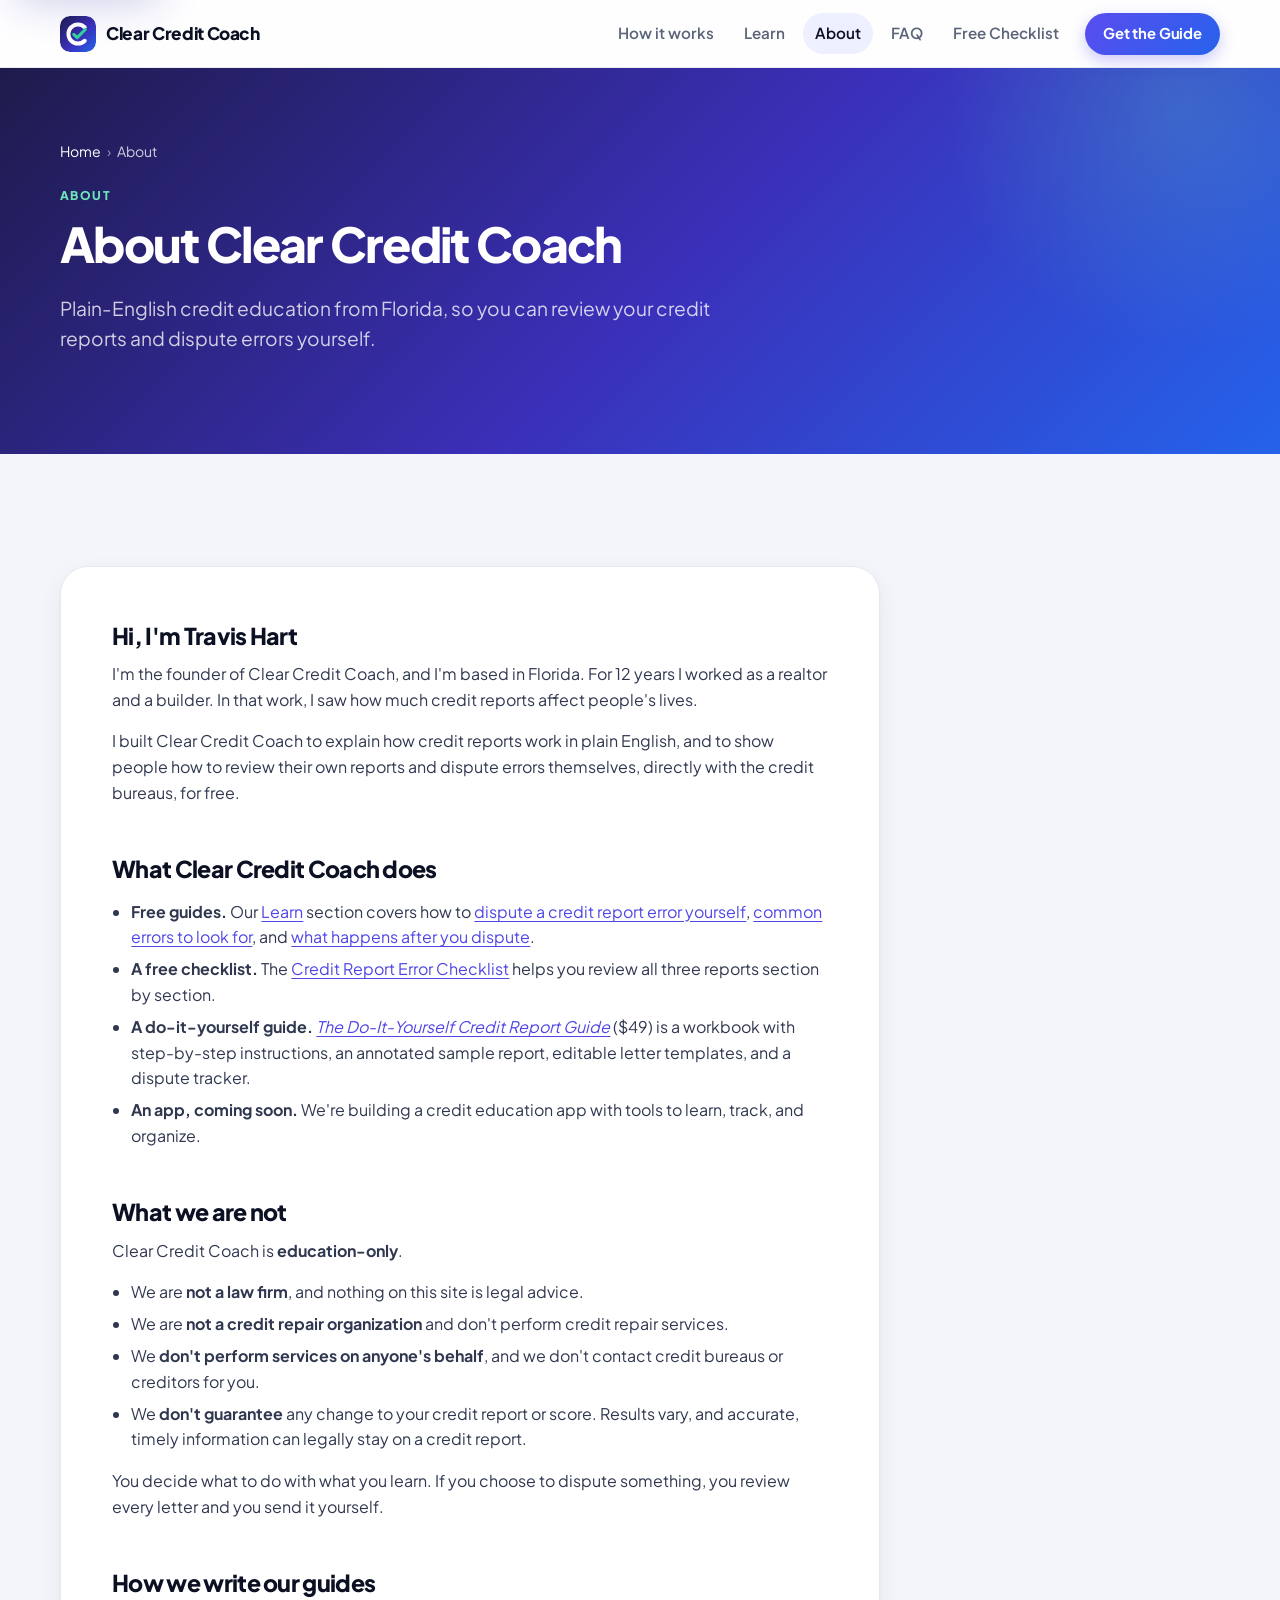
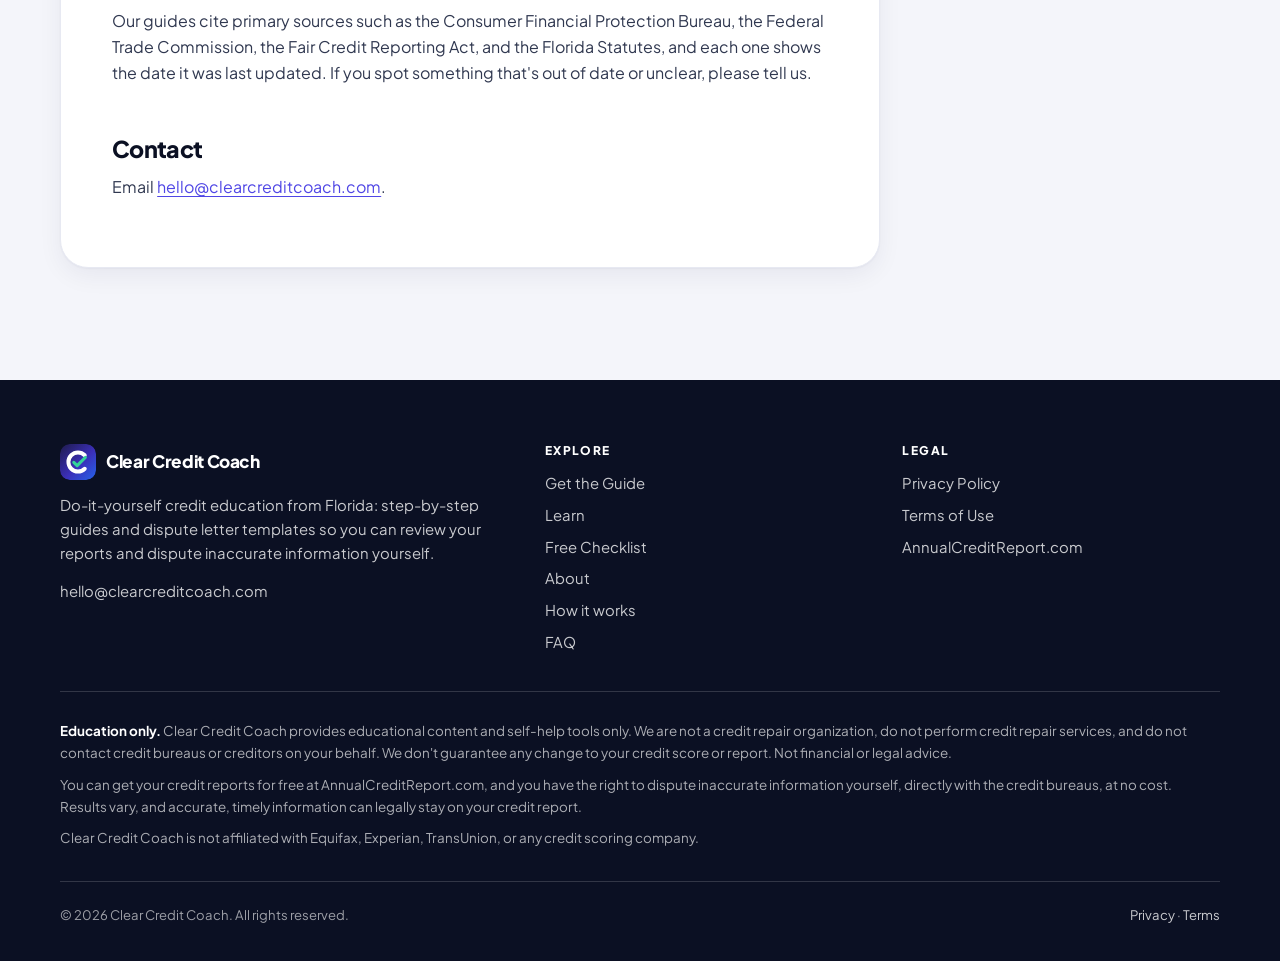
<file: about/index.html>
<!doctype html>
<html lang="en" class="no-js">
<head>
<meta charset="utf-8">
<meta name="viewport" content="width=device-width, initial-scale=1, viewport-fit=cover">
<title>About Clear Credit Coach and Founder Travis Hart</title>
<meta name="description" content="Clear Credit Coach is a Florida-based, education-only site founded by Travis Hart. Learn to review your credit reports and dispute errors yourself.">
<link rel="canonical" href="https://clearcreditcoach.com/about/">
<meta name="theme-color" content="#1E1B4B">
<meta name="color-scheme" content="light">
<meta property="og:type" content="website">
<meta property="og:site_name" content="Clear Credit Coach">
<meta property="og:title" content="About Clear Credit Coach and Founder Travis Hart">
<meta property="og:description" content="Clear Credit Coach is a Florida-based, education-only site founded by Travis Hart. Learn to review your credit reports and dispute errors yourself.">
<meta property="og:url" content="https://clearcreditcoach.com/about/">
<meta property="og:image" content="https://clearcreditcoach.com/assets/img/og-image.jpg">
<meta property="og:image:width" content="1200">
<meta property="og:image:height" content="630">
<meta property="og:image:alt" content="Clear Credit Coach: learn to review your credit reports and dispute errors yourself.">
<meta property="og:locale" content="en_US">
<meta name="twitter:card" content="summary_large_image">
<meta name="twitter:title" content="About Clear Credit Coach and Founder Travis Hart">
<meta name="twitter:description" content="Clear Credit Coach is a Florida-based, education-only site founded by Travis Hart. Learn to review your credit reports and dispute errors yourself.">
<meta name="twitter:image" content="https://clearcreditcoach.com/assets/img/og-image.jpg">
<link rel="icon" href="/favicon.ico" sizes="any">
<link rel="icon" href="/assets/img/favicon.svg" type="image/svg+xml">
<link rel="apple-touch-icon" href="/assets/img/apple-touch-icon.png">
<link rel="manifest" href="/site.webmanifest">
<link rel="preload" href="/assets/fonts/plus-jakarta-sans-latin-var.woff2" as="font" type="font/woff2" crossorigin>
<link rel="stylesheet" href="/assets/css/styles.css">
<script src="/assets/js/main.js" defer></script>
<script type="application/ld+json">{"@context":"https://schema.org","@graph":[{"@type":"AboutPage","@id":"https://clearcreditcoach.com/about/#page","name":"About Clear Credit Coach","url":"https://clearcreditcoach.com/about/","about":{"@id":"https://clearcreditcoach.com/#org"},"mainEntity":{"@id":"https://clearcreditcoach.com/about/#travis-hart"},"isPartOf":{"@id":"https://clearcreditcoach.com/#website"}},{"@type":"Person","@id":"https://clearcreditcoach.com/about/#travis-hart","name":"Travis Hart","url":"https://clearcreditcoach.com/about/","jobTitle":"Founder","worksFor":{"@id":"https://clearcreditcoach.com/#org"},"address":{"@type":"PostalAddress","addressRegion":"FL","addressCountry":"US"}},{"@type":"BreadcrumbList","itemListElement":[{"@type":"ListItem","position":1,"name":"Home","item":"https://clearcreditcoach.com/"},{"@type":"ListItem","position":2,"name":"About","item":"https://clearcreditcoach.com/about/"}]}]}</script>
</head>
<body>
<a class="skip-link" href="#main">Skip to content</a>
<header class="site-header">
  <div class="container header-inner">
    <a class="brand" href="/" aria-label="Clear Credit Coach home">
      <img src="/assets/img/favicon.svg" alt="" width="36" height="36">
      <span>Clear Credit Coach</span>
    </a>
    <button class="nav-toggle" type="button" aria-expanded="false" aria-controls="site-nav" aria-label="Open menu"><svg viewBox="0 0 24 24" fill="none" stroke="currentColor" stroke-width="2" stroke-linecap="round" stroke-linejoin="round" aria-hidden="true" focusable="false"><path d="M4 6h16M4 12h16M4 18h16"/></svg></button>
    <nav id="site-nav" class="nav" aria-label="Main">
      <a href="/#how">How it works</a>
      <a href="/learn/">Learn</a>
      <a href="/about/" aria-current="page">About</a>
      <a href="/#faq">FAQ</a>
      <a href="/checklist/">Free Checklist</a>
      <a class="btn btn--primary btn--sm" href="/#guide">Get the Guide</a>
    </nav>
  </div>
</header>
<main id="main">
<section class="page-hero page-hero--compact" aria-labelledby="about-title">
  <div class="container">
    <nav class="breadcrumbs" aria-label="Breadcrumb"><ol><li><a href="/">Home</a></li><li aria-current="page">About</li></ol></nav>
    <span class="eyebrow eyebrow--light">About</span>
    <h1 id="about-title">About Clear Credit Coach</h1>
    <p class="lead">Plain-English credit education from Florida, so you can review your credit reports and dispute errors yourself.</p>
  </div>
</section>
<section class="section">
  <div class="container">
    <div class="prose">
      <h2 id="travis">Hi, I'm Travis Hart</h2>
      <p>I'm the founder of Clear Credit Coach, and I'm based in Florida. For 12 years I worked as a realtor and a builder. In that work, I saw how much credit reports affect people's lives.</p>
      <p>I built Clear Credit Coach to explain how credit reports work in plain English, and to show people how to review their own reports and dispute errors themselves, directly with the credit bureaus, for free.</p>

      <h2 id="what-we-do">What Clear Credit Coach does</h2>
      <ul>
        <li><strong>Free guides.</strong> Our <a href="/learn/">Learn</a> section covers how to <a href="/learn/dispute-credit-report-error-yourself/">dispute a credit report error yourself</a>, <a href="/learn/common-credit-report-errors/">common errors to look for</a>, and <a href="/learn/after-you-dispute-credit-report/">what happens after you dispute</a>.</li>
        <li><strong>A free checklist.</strong> The <a href="/checklist/">Credit Report Error Checklist</a> helps you review all three reports section by section.</li>
        <li><strong>A do-it-yourself guide.</strong> <a href="https://clearcoach.gumroad.com/l/diy-credit-guide"><em>The Do-It-Yourself Credit Report Guide</em></a> ($49) is a workbook with step-by-step instructions, an annotated sample report, editable letter templates, and a dispute tracker.</li>
        <li><strong>An app, coming soon.</strong> We're building a credit education app with tools to learn, track, and organize.</li>
      </ul>

      <h2 id="what-we-are-not">What we are not</h2>
      <p>Clear Credit Coach is <strong>education-only</strong>.</p>
      <ul>
        <li>We are <strong>not a law firm</strong>, and nothing on this site is legal advice.</li>
        <li>We are <strong>not a credit repair organization</strong> and don't perform credit repair services.</li>
        <li>We <strong>don't perform services on anyone's behalf</strong>, and we don't contact credit bureaus or creditors for you.</li>
        <li>We <strong>don't guarantee</strong> any change to your credit report or score. Results vary, and accurate, timely information can legally stay on a credit report.</li>
      </ul>
      <p>You decide what to do with what you learn. If you choose to dispute something, you review every letter and you send it yourself.</p>

      <h2 id="approach">How we write our guides</h2>
      <p>Our guides cite primary sources such as the Consumer Financial Protection Bureau, the Federal Trade Commission, the Fair Credit Reporting Act, and the Florida Statutes, and each one shows the date it was last updated. If you spot something that's out of date or unclear, please tell us.</p>

      <h2 id="contact">Contact</h2>
      <p>Email <a href="mailto:hello@clearcreditcoach.com">hello@clearcreditcoach.com</a>.</p>
    </div>
  </div>
</section>
</main>
<footer class="site-footer">
  <div class="container">
    <div class="footer-top">
      <div>
        <a class="brand" href="/">
          <img src="/assets/img/favicon.svg" alt="" width="36" height="36">
          <span>Clear Credit Coach</span>
        </a>
        <p>Do-it-yourself credit education from Florida: step-by-step guides and dispute letter templates so you can review your reports and dispute inaccurate information yourself.</p>
        <p><a href="mailto:hello@clearcreditcoach.com">hello@clearcreditcoach.com</a></p>
      </div>
      <div>
        <h2>Explore</h2>
        <ul>
          <li><a href="/#guide">Get the Guide</a></li>
          <li><a href="/learn/">Learn</a></li>
          <li><a href="/checklist/">Free Checklist</a></li>
          <li><a href="/about/">About</a></li>
          <li><a href="/#how">How it works</a></li>
          <li><a href="/#faq">FAQ</a></li>
        </ul>
      </div>
      <div>
        <h2>Legal</h2>
        <ul>
          <li><a href="/privacy/">Privacy Policy</a></li>
          <li><a href="/terms/">Terms of Use</a></li>
          <li><a href="https://www.annualcreditreport.com" rel="noopener">AnnualCreditReport.com</a></li>
        </ul>
      </div>
    </div>
    <div class="disclaimer">
      <p><strong>Education only.</strong> Clear Credit Coach provides educational content and self-help tools only. We are not a credit repair organization, do not perform credit repair services, and do not contact credit bureaus or creditors on your behalf. We don't guarantee any change to your credit score or report. Not financial or legal advice.</p>
      <p>You can get your credit reports for free at AnnualCreditReport.com, and you have the right to dispute inaccurate information yourself, directly with the credit bureaus, at no cost. Results vary, and accurate, timely information can legally stay on your credit report.</p>
      <p>Clear Credit Coach is not affiliated with Equifax, Experian, TransUnion, or any credit scoring company.</p>
    </div>
    <div class="footer-bottom">
      <span>&copy; <span data-year>2026</span> Clear Credit Coach. All rights reserved.</span>
      <span><a href="/privacy/">Privacy</a> &middot; <a href="/terms/">Terms</a></span>
    </div>
  </div>
</footer>
</body>
</html>
</file>
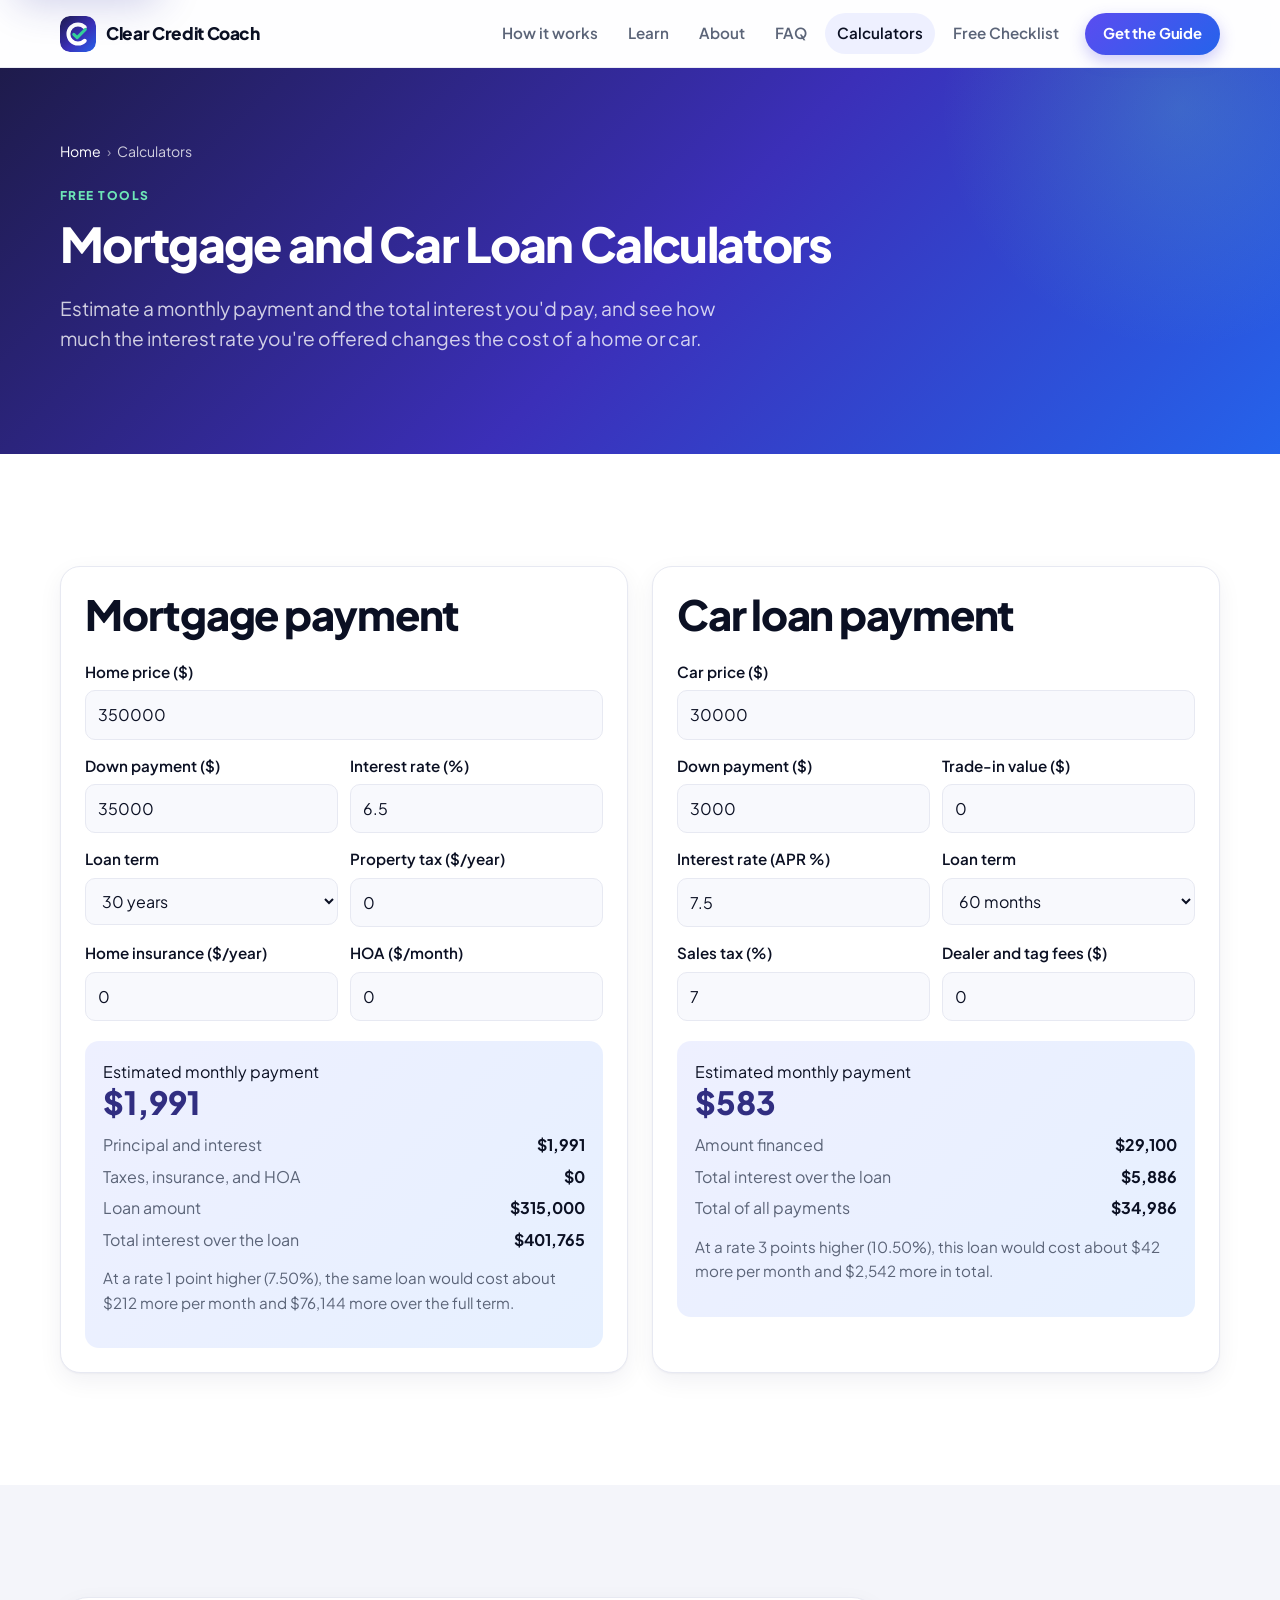
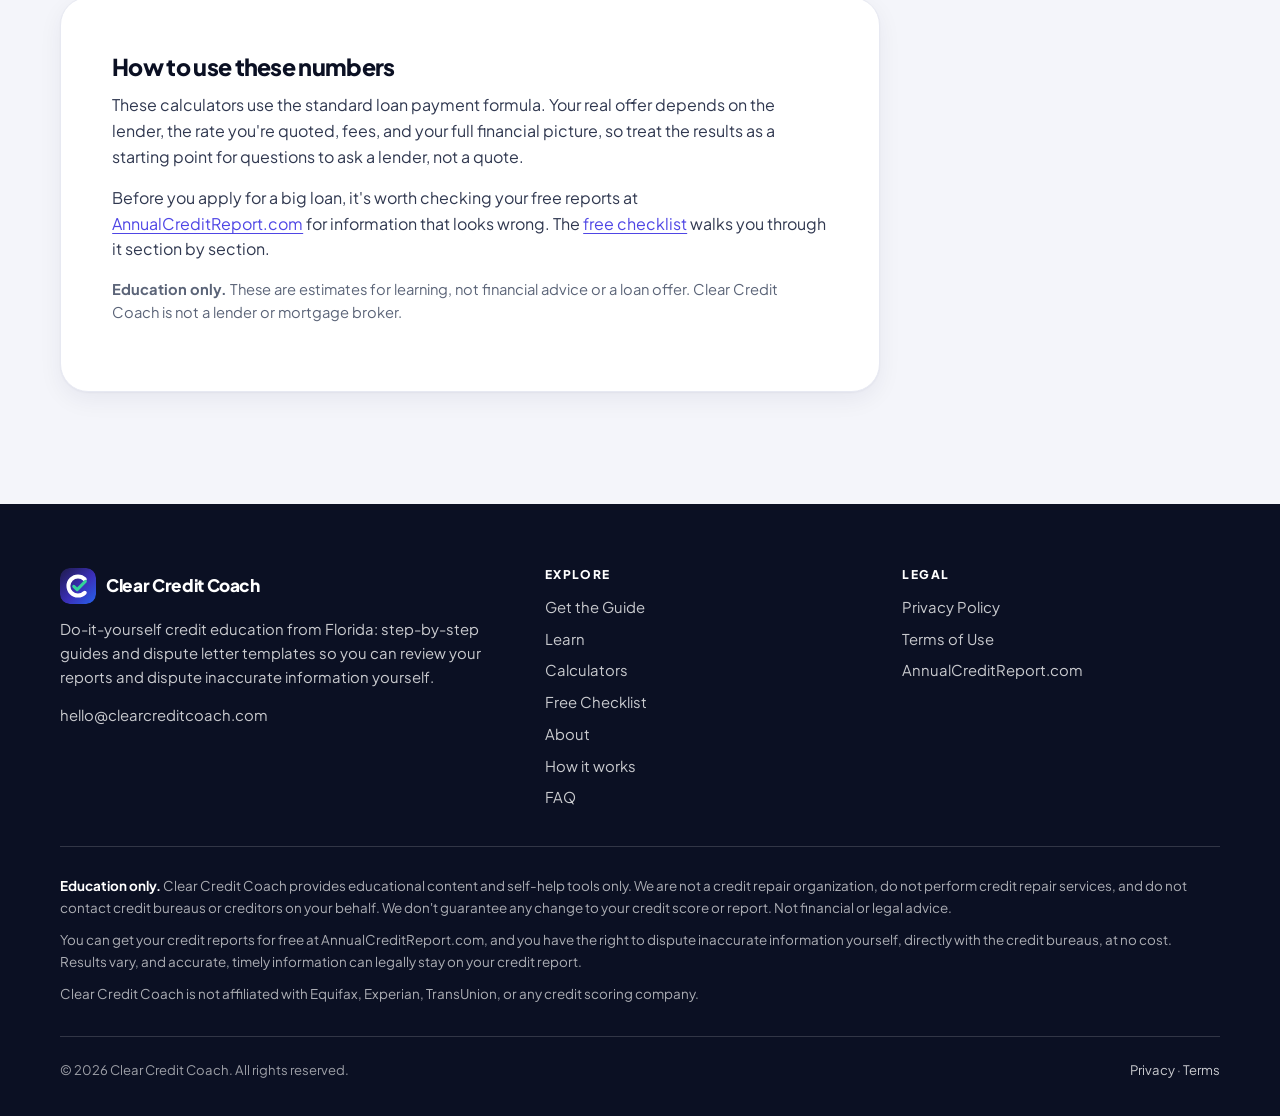
<file: calculators/index.html>
<!doctype html>
<html lang="en" class="no-js">
<head>
<meta charset="utf-8">
<meta name="viewport" content="width=device-width, initial-scale=1, viewport-fit=cover">
<title>Mortgage and Car Loan Calculators | Clear Credit Coach</title>
<meta name="description" content="Free mortgage and car loan payment calculators. Estimate a monthly payment and total interest, and see how the rate you're offered changes the cost. Education only.">
<link rel="canonical" href="https://clearcreditcoach.com/calculators/">
<meta name="theme-color" content="#1E1B4B">
<meta name="color-scheme" content="light">
<meta property="og:type" content="website">
<meta property="og:site_name" content="Clear Credit Coach">
<meta property="og:title" content="Mortgage and Car Loan Calculators | Clear Credit Coach">
<meta property="og:description" content="Free mortgage and car loan payment calculators. Estimate a monthly payment and total interest, and see how the rate you're offered changes the cost. Education only.">
<meta property="og:url" content="https://clearcreditcoach.com/calculators/">
<meta property="og:image" content="https://clearcreditcoach.com/assets/img/og-image.jpg">
<meta property="og:image:width" content="1200">
<meta property="og:image:height" content="630">
<meta property="og:image:alt" content="Clear Credit Coach: learn to review your credit reports and dispute errors yourself.">
<meta property="og:locale" content="en_US">
<meta name="twitter:card" content="summary_large_image">
<meta name="twitter:title" content="Mortgage and Car Loan Calculators | Clear Credit Coach">
<meta name="twitter:description" content="Free mortgage and car loan payment calculators. Estimate a monthly payment and total interest, and see how the rate you're offered changes the cost. Education only.">
<meta name="twitter:image" content="https://clearcreditcoach.com/assets/img/og-image.jpg">
<link rel="icon" href="/favicon.ico" sizes="any">
<link rel="icon" href="/assets/img/favicon.svg" type="image/svg+xml">
<link rel="apple-touch-icon" href="/assets/img/apple-touch-icon.png">
<link rel="manifest" href="/site.webmanifest">
<link rel="preload" href="/assets/fonts/plus-jakarta-sans-latin-var.woff2" as="font" type="font/woff2" crossorigin>
<link rel="stylesheet" href="/assets/css/styles.css">
<script src="/assets/js/main.js" defer></script>
<script type="application/ld+json">{"@context":"https://schema.org","@graph":[{"@type":"WebPage","@id":"https://clearcreditcoach.com/calculators/#page","name":"Mortgage and Car Loan Calculators","url":"https://clearcreditcoach.com/calculators/","isPartOf":{"@id":"https://clearcreditcoach.com/#website"},"publisher":{"@id":"https://clearcreditcoach.com/#org"},"description":"Free mortgage and car loan payment calculators."},{"@type":"BreadcrumbList","itemListElement":[{"@type":"ListItem","position":1,"name":"Home","item":"https://clearcreditcoach.com/"},{"@type":"ListItem","position":2,"name":"Calculators","item":"https://clearcreditcoach.com/calculators/"}]}]}</script>
<style>
.calc-grid{display:grid;gap:24px;grid-template-columns:1fr}
@media(min-width:900px){.calc-grid{grid-template-columns:1fr 1fr}}
.calc{background:var(--surface);border:1px solid var(--border);border-radius:var(--r-lg);box-shadow:var(--sh-card);padding:24px}
.calc h2{margin-top:0}
.calc label{display:block;font-weight:600;font-size:.95rem;margin:14px 0 6px}
.calc input,.calc select{width:100%;font:inherit;padding:11px 12px;border:1px solid var(--border);border-radius:var(--r-sm);background:var(--surface-alt);color:var(--text)}
.calc input:focus,.calc select:focus{outline:2px solid var(--primary-tint);border-color:var(--primary)}
.calc .row{display:grid;grid-template-columns:1fr 1fr;gap:12px}
.calc-out{margin-top:20px;background:var(--grad-soft);border-radius:var(--r-md);padding:18px}
.calc-out .big{font-size:2rem;font-weight:800;color:var(--primary-dark);line-height:1.1}
.calc-out dl{display:grid;grid-template-columns:1fr auto;gap:6px 12px;margin:12px 0 0}
.calc-out dt{color:var(--muted)} .calc-out dd{margin:0;font-weight:700;text-align:right}
.calc-compare{margin-top:14px;font-size:.95rem;color:var(--muted)}
</style>
</head>
<body>
<a class="skip-link" href="#main">Skip to content</a>
<header class="site-header">
  <div class="container header-inner">
    <a class="brand" href="/" aria-label="Clear Credit Coach home">
      <img src="/assets/img/favicon.svg" alt="" width="36" height="36">
      <span>Clear Credit Coach</span>
    </a>
    <button class="nav-toggle" type="button" aria-expanded="false" aria-controls="site-nav" aria-label="Open menu"><svg viewBox="0 0 24 24" fill="none" stroke="currentColor" stroke-width="2" stroke-linecap="round" stroke-linejoin="round" aria-hidden="true" focusable="false"><path d="M4 6h16M4 12h16M4 18h16"/></svg></button>
    <nav id="site-nav" class="nav" aria-label="Main">
      <a href="/#how">How it works</a>
      <a href="/learn/">Learn</a>
      <a href="/about/">About</a>
      <a href="/#faq">FAQ</a>
      <a href="/calculators/" aria-current="page">Calculators</a>
      <a href="/checklist/">Free Checklist</a>
      <a class="btn btn--primary btn--sm" href="/#guide">Get the Guide</a>
    </nav>
  </div>
</header>
<main id="main">
<section class="page-hero page-hero--compact" aria-labelledby="calc-title">
  <div class="container">
    <nav class="breadcrumbs" aria-label="Breadcrumb"><ol><li><a href="/">Home</a></li><li aria-current="page">Calculators</li></ol></nav>
    <span class="eyebrow eyebrow--light">Free tools</span>
    <h1 id="calc-title">Mortgage and Car Loan Calculators</h1>
    <p class="lead">Estimate a monthly payment and the total interest you'd pay, and see how much the interest rate you're offered changes the cost of a home or car.</p>
  </div>
</section>
<section class="section section--white" aria-label="Calculators">
  <div class="container">
    <div class="calc-grid">
      <form class="calc" id="mortgage" onsubmit="return false" aria-labelledby="m-title">
        <h2 id="m-title">Mortgage payment</h2>
        <label for="m-price">Home price ($)</label><input id="m-price" type="number" inputmode="decimal" min="0" step="1000" value="350000">
        <div class="row">
          <div><label for="m-down">Down payment ($)</label><input id="m-down" type="number" inputmode="decimal" min="0" step="1000" value="35000"></div>
          <div><label for="m-rate">Interest rate (%)</label><input id="m-rate" type="number" inputmode="decimal" min="0" step="0.125" value="6.5"></div>
        </div>
        <div class="row">
          <div><label for="m-term">Loan term</label><select id="m-term"><option value="30">30 years</option><option value="20">20 years</option><option value="15">15 years</option></select></div>
          <div><label for="m-tax">Property tax ($/year)</label><input id="m-tax" type="number" inputmode="decimal" min="0" step="100" value="0"></div>
        </div>
        <div class="row">
          <div><label for="m-ins">Home insurance ($/year)</label><input id="m-ins" type="number" inputmode="decimal" min="0" step="100" value="0"></div>
          <div><label for="m-hoa">HOA ($/month)</label><input id="m-hoa" type="number" inputmode="decimal" min="0" step="10" value="0"></div>
        </div>
        <div class="calc-out" aria-live="polite">
          <div>Estimated monthly payment</div>
          <div class="big" id="m-total">$0</div>
          <dl>
            <dt>Principal and interest</dt><dd id="m-pi">$0</dd>
            <dt>Taxes, insurance, and HOA</dt><dd id="m-extra">$0</dd>
            <dt>Loan amount</dt><dd id="m-loan">$0</dd>
            <dt>Total interest over the loan</dt><dd id="m-int">$0</dd>
          </dl>
          <p class="calc-compare" id="m-cmp"></p>
        </div>
      </form>
      <form class="calc" id="auto" onsubmit="return false" aria-labelledby="a-title">
        <h2 id="a-title">Car loan payment</h2>
        <label for="a-price">Car price ($)</label><input id="a-price" type="number" inputmode="decimal" min="0" step="500" value="30000">
        <div class="row">
          <div><label for="a-down">Down payment ($)</label><input id="a-down" type="number" inputmode="decimal" min="0" step="500" value="3000"></div>
          <div><label for="a-trade">Trade-in value ($)</label><input id="a-trade" type="number" inputmode="decimal" min="0" step="500" value="0"></div>
        </div>
        <div class="row">
          <div><label for="a-rate">Interest rate (APR %)</label><input id="a-rate" type="number" inputmode="decimal" min="0" step="0.25" value="7.5"></div>
          <div><label for="a-term">Loan term</label><select id="a-term"><option value="36">36 months</option><option value="48">48 months</option><option value="60" selected>60 months</option><option value="72">72 months</option><option value="84">84 months</option></select></div>
        </div>
        <div class="row">
          <div><label for="a-tax">Sales tax (%)</label><input id="a-tax" type="number" inputmode="decimal" min="0" step="0.5" value="7"></div>
          <div><label for="a-fees">Dealer and tag fees ($)</label><input id="a-fees" type="number" inputmode="decimal" min="0" step="50" value="0"></div>
        </div>
        <div class="calc-out" aria-live="polite">
          <div>Estimated monthly payment</div>
          <div class="big" id="a-pay">$0</div>
          <dl>
            <dt>Amount financed</dt><dd id="a-loan">$0</dd>
            <dt>Total interest over the loan</dt><dd id="a-int">$0</dd>
            <dt>Total of all payments</dt><dd id="a-total">$0</dd>
          </dl>
          <p class="calc-compare" id="a-cmp"></p>
        </div>
      </form>
    </div>
  </div>
</section>
<section class="section" aria-labelledby="calc-notes">
  <div class="container">
    <div class="prose">
      <h2 id="calc-notes">How to use these numbers</h2>
      <p>These calculators use the standard loan payment formula. Your real offer depends on the lender, the rate you're quoted, fees, and your full financial picture, so treat the results as a starting point for questions to ask a lender, not a quote.</p>
      <p>Before you apply for a big loan, it's worth checking your free reports at <a href="https://www.annualcreditreport.com" rel="noopener">AnnualCreditReport.com</a> for information that looks wrong. The <a href="/checklist/">free checklist</a> walks you through it section by section.</p>
      <p class="meta"><strong>Education only.</strong> These are estimates for learning, not financial advice or a loan offer. Clear Credit Coach is not a lender or mortgage broker.</p>
    </div>
  </div>
</section>
<script>
(function(){
  var $=function(id){return document.getElementById(id)};
  var n=function(id){var v=parseFloat($(id).value);return isFinite(v)&&v>0?v:0};
  var usd=function(v){return v.toLocaleString('en-US',{style:'currency',currency:'USD',maximumFractionDigits:0})};
  function pmt(P,ratePct,months){if(P<=0||months<=0)return 0;var r=ratePct/100/12;return r===0?P/months:P*r/(1-Math.pow(1+r,-months))}
  function mortgage(){
    var loan=Math.max(0,n('m-price')-n('m-down')),months=parseInt($('m-term').value,10)*12,rate=n('m-rate');
    var pi=pmt(loan,rate,months),extra=n('m-tax')/12+n('m-ins')/12+n('m-hoa');
    $('m-total').textContent=usd(pi+extra);$('m-pi').textContent=usd(pi);$('m-extra').textContent=usd(extra);
    $('m-loan').textContent=usd(loan);$('m-int').textContent=usd(Math.max(0,pi*months-loan));
    var hi=pmt(loan,rate+1,months);
    $('m-cmp').textContent=loan>0?'At a rate 1 point higher ('+(rate+1).toFixed(2)+'%), the same loan would cost about '+usd(hi-pi)+' more per month and '+usd((hi-pi)*months)+' more over the full term.':'';
  }
  function auto(){
    var price=n('a-price'),taxed=Math.max(0,price-n('a-trade'))*n('a-tax')/100;
    var loan=Math.max(0,price+taxed+n('a-fees')-n('a-down')-n('a-trade')),months=parseInt($('a-term').value,10),rate=n('a-rate');
    var p=pmt(loan,rate,months);
    $('a-pay').textContent=usd(p);$('a-loan').textContent=usd(loan);$('a-int').textContent=usd(Math.max(0,p*months-loan));$('a-total').textContent=usd(p*months);
    var hi=pmt(loan,rate+3,months);
    $('a-cmp').textContent=loan>0?'At a rate 3 points higher ('+(rate+3).toFixed(2)+'%), this loan would cost about '+usd(hi-p)+' more per month and '+usd((hi-p)*months)+' more in total.':'';
  }
  $('mortgage').addEventListener('input',mortgage);$('auto').addEventListener('input',auto);
  $('mortgage').addEventListener('change',mortgage);$('auto').addEventListener('change',auto);
  mortgage();auto();
})();
</script>
</main>
<footer class="site-footer">
  <div class="container">
    <div class="footer-top">
      <div>
        <a class="brand" href="/">
          <img src="/assets/img/favicon.svg" alt="" width="36" height="36">
          <span>Clear Credit Coach</span>
        </a>
        <p>Do-it-yourself credit education from Florida: step-by-step guides and dispute letter templates so you can review your reports and dispute inaccurate information yourself.</p>
        <p><a href="mailto:hello@clearcreditcoach.com">hello@clearcreditcoach.com</a></p>
      </div>
      <div>
        <h2>Explore</h2>
        <ul>
          <li><a href="/#guide">Get the Guide</a></li>
          <li><a href="/learn/">Learn</a></li>
          <li><a href="/calculators/">Calculators</a></li>
          <li><a href="/checklist/">Free Checklist</a></li>
          <li><a href="/about/">About</a></li>
          <li><a href="/#how">How it works</a></li>
          <li><a href="/#faq">FAQ</a></li>
        </ul>
      </div>
      <div>
        <h2>Legal</h2>
        <ul>
          <li><a href="/privacy/">Privacy Policy</a></li>
          <li><a href="/terms/">Terms of Use</a></li>
          <li><a href="https://www.annualcreditreport.com" rel="noopener">AnnualCreditReport.com</a></li>
        </ul>
      </div>
    </div>
    <div class="disclaimer">
      <p><strong>Education only.</strong> Clear Credit Coach provides educational content and self-help tools only. We are not a credit repair organization, do not perform credit repair services, and do not contact credit bureaus or creditors on your behalf. We don't guarantee any change to your credit score or report. Not financial or legal advice.</p>
      <p>You can get your credit reports for free at AnnualCreditReport.com, and you have the right to dispute inaccurate information yourself, directly with the credit bureaus, at no cost. Results vary, and accurate, timely information can legally stay on your credit report.</p>
      <p>Clear Credit Coach is not affiliated with Equifax, Experian, TransUnion, or any credit scoring company.</p>
    </div>
    <div class="footer-bottom">
      <span>&copy; <span data-year>2026</span> Clear Credit Coach. All rights reserved.</span>
      <span><a href="/privacy/">Privacy</a> &middot; <a href="/terms/">Terms</a></span>
    </div>
  </div>
</footer>
</body>
</html>
</file>
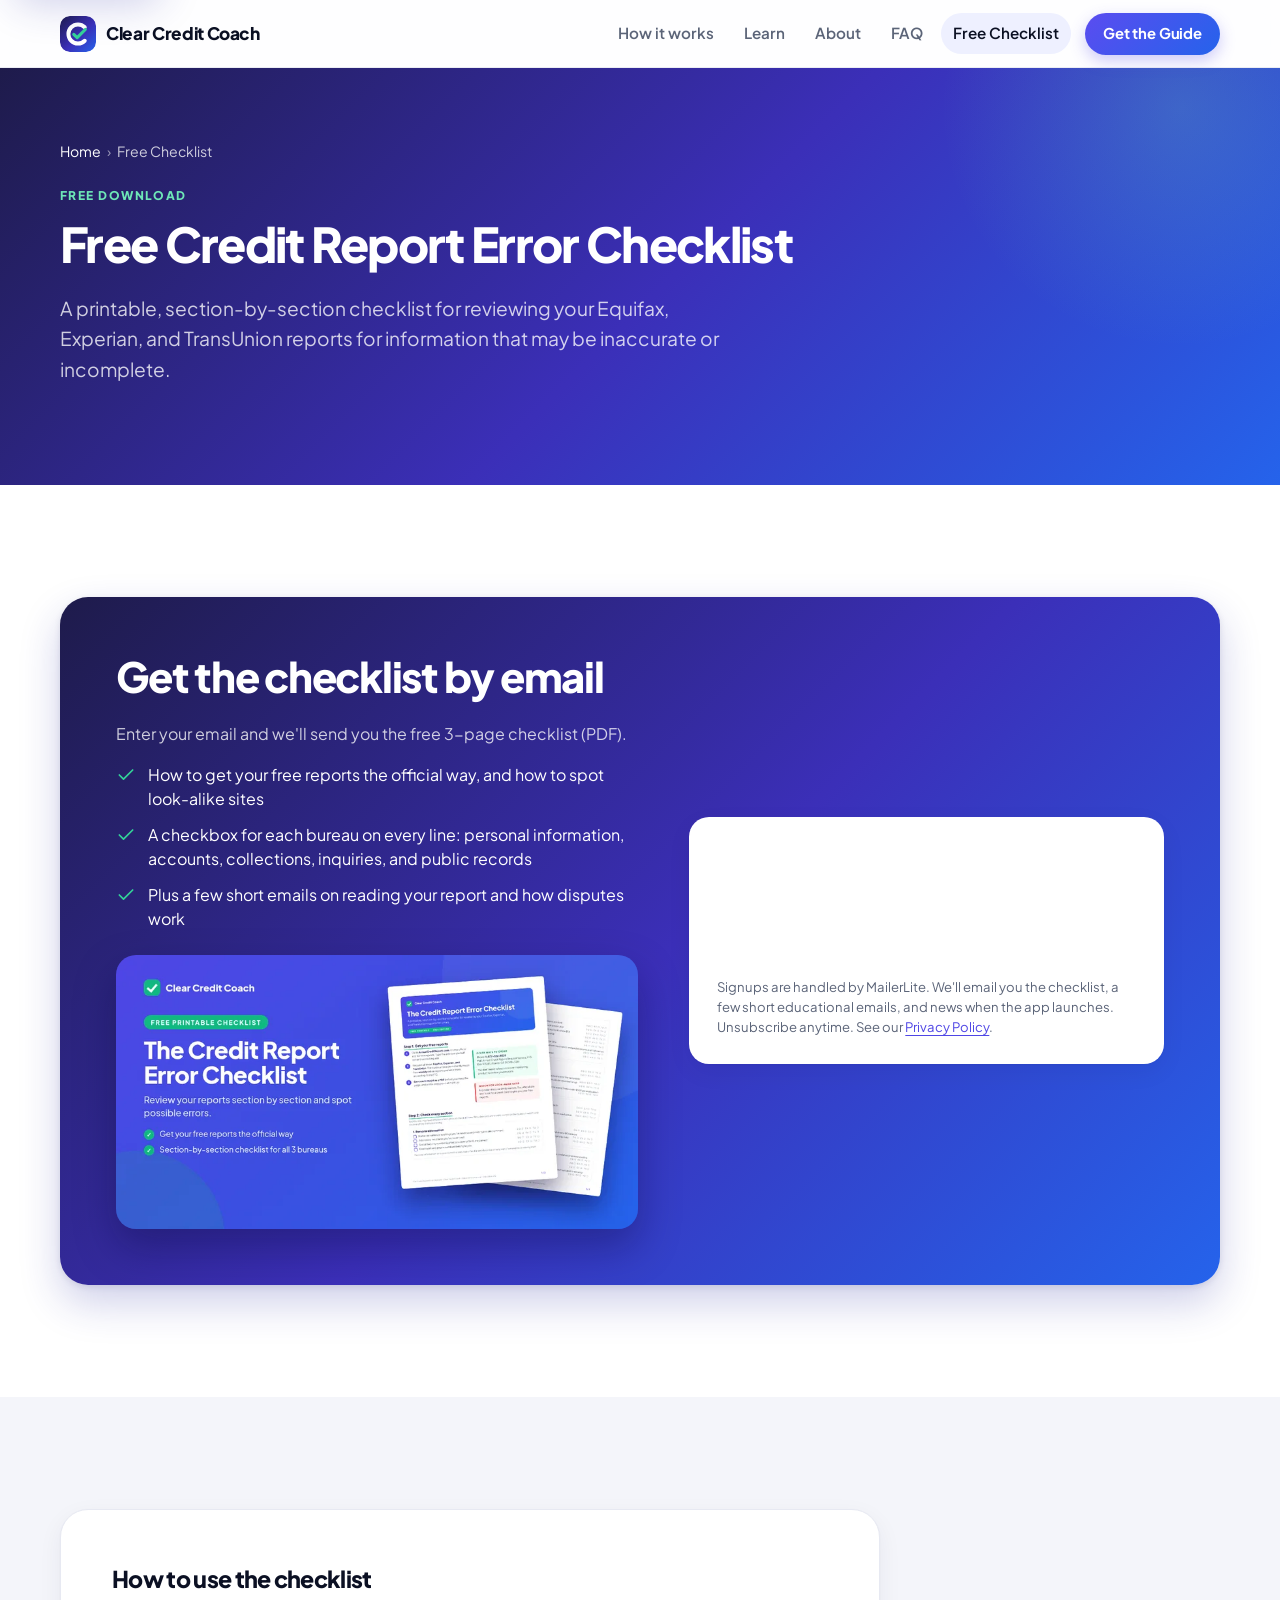
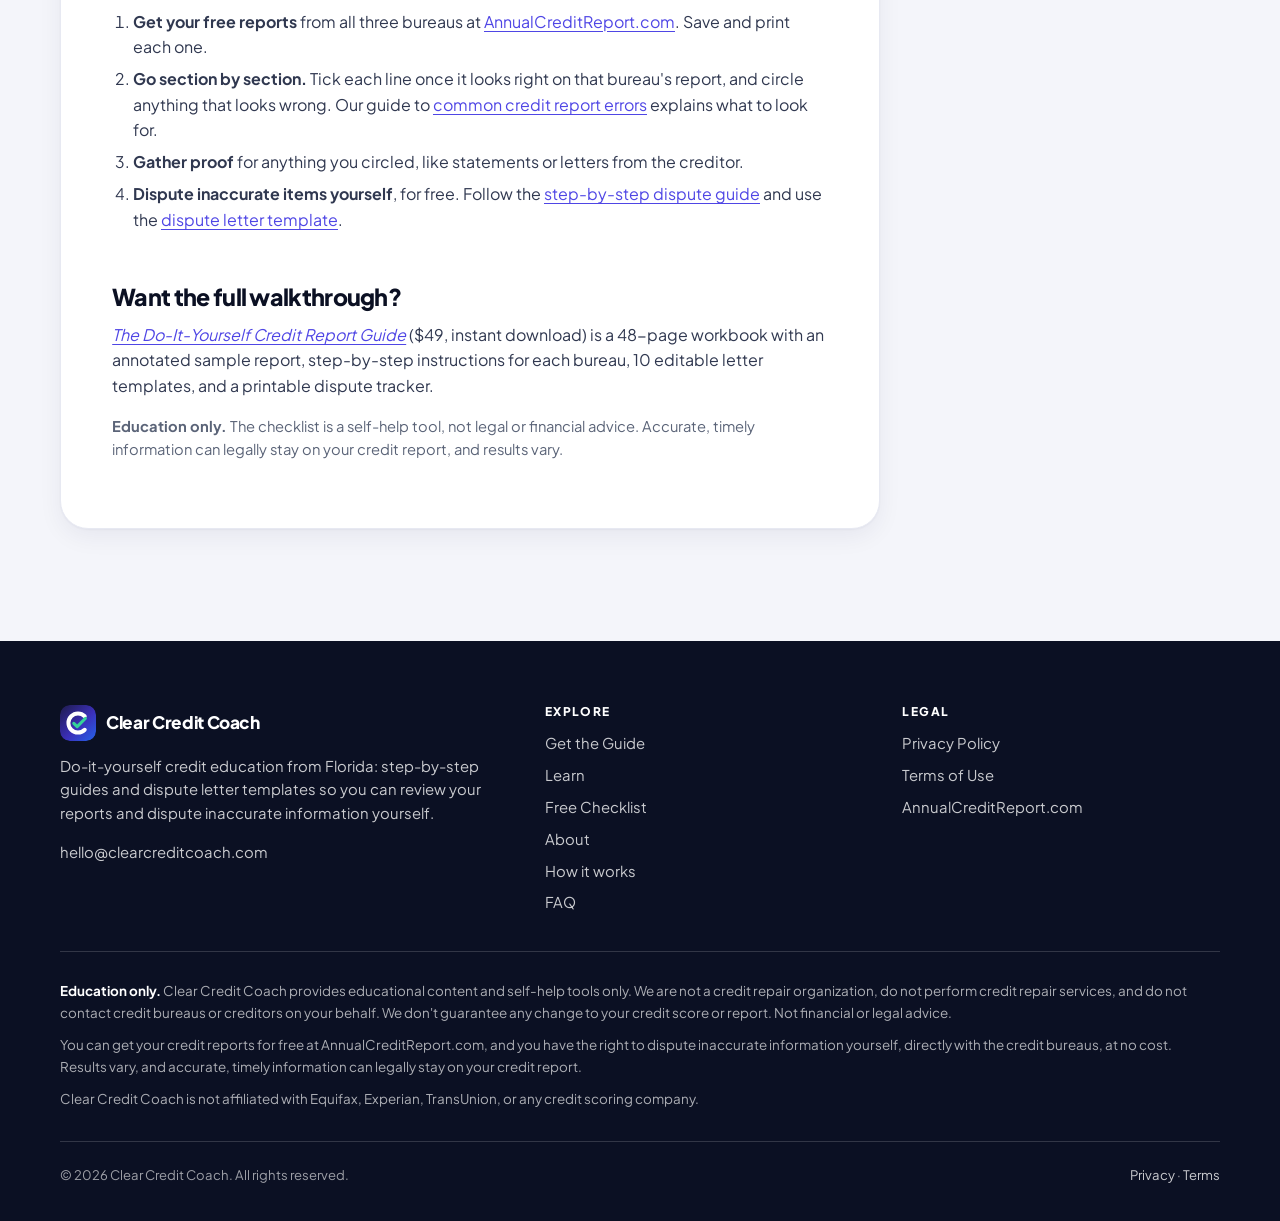
<file: checklist/index.html>
<!doctype html>
<html lang="en" class="no-js">
<head>
<meta charset="utf-8">
<meta name="viewport" content="width=device-width, initial-scale=1, viewport-fit=cover">
<title>Free Credit Report Error Checklist | Clear Credit Coach</title>
<meta name="description" content="A free 3-page printable checklist to help you review each section of your Equifax, Experian, and TransUnion reports for errors. Education only.">
<link rel="canonical" href="https://clearcreditcoach.com/checklist/">
<meta name="theme-color" content="#1E1B4B">
<meta name="color-scheme" content="light">
<meta property="og:type" content="website">
<meta property="og:site_name" content="Clear Credit Coach">
<meta property="og:title" content="Free Credit Report Error Checklist | Clear Credit Coach">
<meta property="og:description" content="A free 3-page printable checklist to help you review each section of your Equifax, Experian, and TransUnion reports for errors. Education only.">
<meta property="og:url" content="https://clearcreditcoach.com/checklist/">
<meta property="og:image" content="https://clearcreditcoach.com/assets/img/og-image.jpg">
<meta property="og:image:width" content="1200">
<meta property="og:image:height" content="630">
<meta property="og:image:alt" content="Clear Credit Coach: learn to review your credit reports and dispute errors yourself.">
<meta property="og:locale" content="en_US">
<meta name="twitter:card" content="summary_large_image">
<meta name="twitter:title" content="Free Credit Report Error Checklist | Clear Credit Coach">
<meta name="twitter:description" content="A free 3-page printable checklist to help you review each section of your Equifax, Experian, and TransUnion reports for errors. Education only.">
<meta name="twitter:image" content="https://clearcreditcoach.com/assets/img/og-image.jpg">
<link rel="icon" href="/favicon.ico" sizes="any">
<link rel="icon" href="/assets/img/favicon.svg" type="image/svg+xml">
<link rel="apple-touch-icon" href="/assets/img/apple-touch-icon.png">
<link rel="manifest" href="/site.webmanifest">
<link rel="preload" href="/assets/fonts/plus-jakarta-sans-latin-var.woff2" as="font" type="font/woff2" crossorigin>
<link rel="stylesheet" href="/assets/css/styles.css">
<script src="/assets/js/main.js" defer></script>
<script type="application/ld+json">{"@context":"https://schema.org","@graph":[{"@type":"WebPage","@id":"https://clearcreditcoach.com/checklist/#page","name":"Free Credit Report Error Checklist","url":"https://clearcreditcoach.com/checklist/","isPartOf":{"@id":"https://clearcreditcoach.com/#website"},"publisher":{"@id":"https://clearcreditcoach.com/#org"},"description":"A free printable checklist for reviewing your Equifax, Experian, and TransUnion credit reports section by section."},{"@type":"BreadcrumbList","itemListElement":[{"@type":"ListItem","position":1,"name":"Home","item":"https://clearcreditcoach.com/"},{"@type":"ListItem","position":2,"name":"Free Checklist","item":"https://clearcreditcoach.com/checklist/"}]}]}</script>
<!-- MailerLite Universal (free checklist signup form) -->
<script>
    (function(w,d,e,u,f,l,n){w[f]=w[f]||function(){(w[f].q=w[f].q||[])
    .push(arguments);},l=d.createElement(e),l.async=1,l.src=u,
    n=d.getElementsByTagName(e)[0],n.parentNode.insertBefore(l,n);})
    (window,document,'script','https://assets.mailerlite.com/js/universal.js','ml');
    ml('account', '2682931');
</script>
<!-- End MailerLite Universal -->
</head>
<body>
<a class="skip-link" href="#main">Skip to content</a>
<header class="site-header">
  <div class="container header-inner">
    <a class="brand" href="/" aria-label="Clear Credit Coach home">
      <img src="/assets/img/favicon.svg" alt="" width="36" height="36">
      <span>Clear Credit Coach</span>
    </a>
    <button class="nav-toggle" type="button" aria-expanded="false" aria-controls="site-nav" aria-label="Open menu"><svg viewBox="0 0 24 24" fill="none" stroke="currentColor" stroke-width="2" stroke-linecap="round" stroke-linejoin="round" aria-hidden="true" focusable="false"><path d="M4 6h16M4 12h16M4 18h16"/></svg></button>
    <nav id="site-nav" class="nav" aria-label="Main">
      <a href="/#how">How it works</a>
      <a href="/learn/">Learn</a>
      <a href="/about/">About</a>
      <a href="/#faq">FAQ</a>
      <a href="/checklist/" aria-current="page">Free Checklist</a>
      <a class="btn btn--primary btn--sm" href="/#guide">Get the Guide</a>
    </nav>
  </div>
</header>
<main id="main">
<section class="page-hero page-hero--compact" aria-labelledby="cl-title">
  <div class="container">
    <nav class="breadcrumbs" aria-label="Breadcrumb"><ol><li><a href="/">Home</a></li><li aria-current="page">Free Checklist</li></ol></nav>
    <span class="eyebrow eyebrow--light">Free download</span>
    <h1 id="cl-title">Free Credit Report Error Checklist</h1>
    <p class="lead">A printable, section-by-section checklist for reviewing your Equifax, Experian, and TransUnion reports for information that may be inaccurate or incomplete.</p>
  </div>
</section>
<section class="section section--white" id="checklist" aria-labelledby="checklist-title">
  <div class="container">
    <div class="checklist">
      <div class="checklist-copy">
        <h2 id="checklist-title">Get the checklist by email</h2>
        <p>Enter your email and we'll send you the free 3-page checklist (PDF).</p>
        <ul class="check-list">
          <li><svg viewBox="0 0 24 24" fill="none" stroke="currentColor" stroke-width="2" stroke-linecap="round" stroke-linejoin="round" aria-hidden="true" focusable="false"><path d="M20 6 9 17l-5-5"/></svg><span>How to get your free reports the official way, and how to spot look-alike sites</span></li>
          <li><svg viewBox="0 0 24 24" fill="none" stroke="currentColor" stroke-width="2" stroke-linecap="round" stroke-linejoin="round" aria-hidden="true" focusable="false"><path d="M20 6 9 17l-5-5"/></svg><span>A checkbox for each bureau on every line: personal information, accounts, collections, inquiries, and public records</span></li>
          <li><svg viewBox="0 0 24 24" fill="none" stroke="currentColor" stroke-width="2" stroke-linecap="round" stroke-linejoin="round" aria-hidden="true" focusable="false"><path d="M20 6 9 17l-5-5"/></svg><span>Plus a few short emails on reading your report and how disputes work</span></li>
        </ul>
        <picture>
          <source type="image/webp" srcset="/assets/img/checklist-promo-800.webp 800w, /assets/img/checklist-promo-1200.webp 1200w" sizes="(max-width: 960px) 100vw, 560px">
          <img class="checklist-img" src="/assets/img/checklist-promo-800.jpg" srcset="/assets/img/checklist-promo-800.jpg 800w, /assets/img/checklist-promo-1200.jpg 1200w" sizes="(max-width: 960px) 100vw, 560px" width="1200" height="630" decoding="async" alt="The Credit Report Error Checklist by Clear Credit Coach: a free printable checklist for reviewing your credit reports">
        </picture>
      </div>
      <div class="checklist-form">
        <div class="ml-embedded" data-form="dBNXgH"></div>
        <noscript><p>The signup form needs JavaScript. You can <a href="/downloads/credit-report-error-checklist.pdf">download the checklist directly</a>.</p></noscript>
        <p class="form-note">Signups are handled by MailerLite. We'll email you the checklist, a few short educational emails, and news when the app launches. Unsubscribe anytime. See our <a href="/privacy/">Privacy Policy</a>.</p>
      </div>
    </div>
  </div>
</section>
<section class="section">
  <div class="container">
    <div class="prose">
      <h2 id="how-to-use">How to use the checklist</h2>
      <ol>
        <li><strong>Get your free reports</strong> from all three bureaus at <a href="https://www.annualcreditreport.com" rel="noopener">AnnualCreditReport.com</a>. Save and print each one.</li>
        <li><strong>Go section by section.</strong> Tick each line once it looks right on that bureau's report, and circle anything that looks wrong. Our guide to <a href="/learn/common-credit-report-errors/">common credit report errors</a> explains what to look for.</li>
        <li><strong>Gather proof</strong> for anything you circled, like statements or letters from the creditor.</li>
        <li><strong>Dispute inaccurate items yourself</strong>, for free. Follow the <a href="/learn/dispute-credit-report-error-yourself/">step-by-step dispute guide</a> and use the <a href="/learn/credit-report-dispute-letter-template/">dispute letter template</a>.</li>
      </ol>
      <h2 id="want-more">Want the full walkthrough?</h2>
      <p><a href="https://clearcoach.gumroad.com/l/diy-credit-guide"><em>The Do-It-Yourself Credit Report Guide</em></a> ($49, instant download) is a 48-page workbook with an annotated sample report, step-by-step instructions for each bureau, 10 editable letter templates, and a printable dispute tracker.</p>
      <p class="meta"><strong>Education only.</strong> The checklist is a self-help tool, not legal or financial advice. Accurate, timely information can legally stay on your credit report, and results vary.</p>
    </div>
  </div>
</section>
</main>
<footer class="site-footer">
  <div class="container">
    <div class="footer-top">
      <div>
        <a class="brand" href="/">
          <img src="/assets/img/favicon.svg" alt="" width="36" height="36">
          <span>Clear Credit Coach</span>
        </a>
        <p>Do-it-yourself credit education from Florida: step-by-step guides and dispute letter templates so you can review your reports and dispute inaccurate information yourself.</p>
        <p><a href="mailto:hello@clearcreditcoach.com">hello@clearcreditcoach.com</a></p>
      </div>
      <div>
        <h2>Explore</h2>
        <ul>
          <li><a href="/#guide">Get the Guide</a></li>
          <li><a href="/learn/">Learn</a></li>
          <li><a href="/checklist/">Free Checklist</a></li>
          <li><a href="/about/">About</a></li>
          <li><a href="/#how">How it works</a></li>
          <li><a href="/#faq">FAQ</a></li>
        </ul>
      </div>
      <div>
        <h2>Legal</h2>
        <ul>
          <li><a href="/privacy/">Privacy Policy</a></li>
          <li><a href="/terms/">Terms of Use</a></li>
          <li><a href="https://www.annualcreditreport.com" rel="noopener">AnnualCreditReport.com</a></li>
        </ul>
      </div>
    </div>
    <div class="disclaimer">
      <p><strong>Education only.</strong> Clear Credit Coach provides educational content and self-help tools only. We are not a credit repair organization, do not perform credit repair services, and do not contact credit bureaus or creditors on your behalf. We don't guarantee any change to your credit score or report. Not financial or legal advice.</p>
      <p>You can get your credit reports for free at AnnualCreditReport.com, and you have the right to dispute inaccurate information yourself, directly with the credit bureaus, at no cost. Results vary, and accurate, timely information can legally stay on your credit report.</p>
      <p>Clear Credit Coach is not affiliated with Equifax, Experian, TransUnion, or any credit scoring company.</p>
    </div>
    <div class="footer-bottom">
      <span>&copy; <span data-year>2026</span> Clear Credit Coach. All rights reserved.</span>
      <span><a href="/privacy/">Privacy</a> &middot; <a href="/terms/">Terms</a></span>
    </div>
  </div>
</footer>
</body>
</html>
</file>
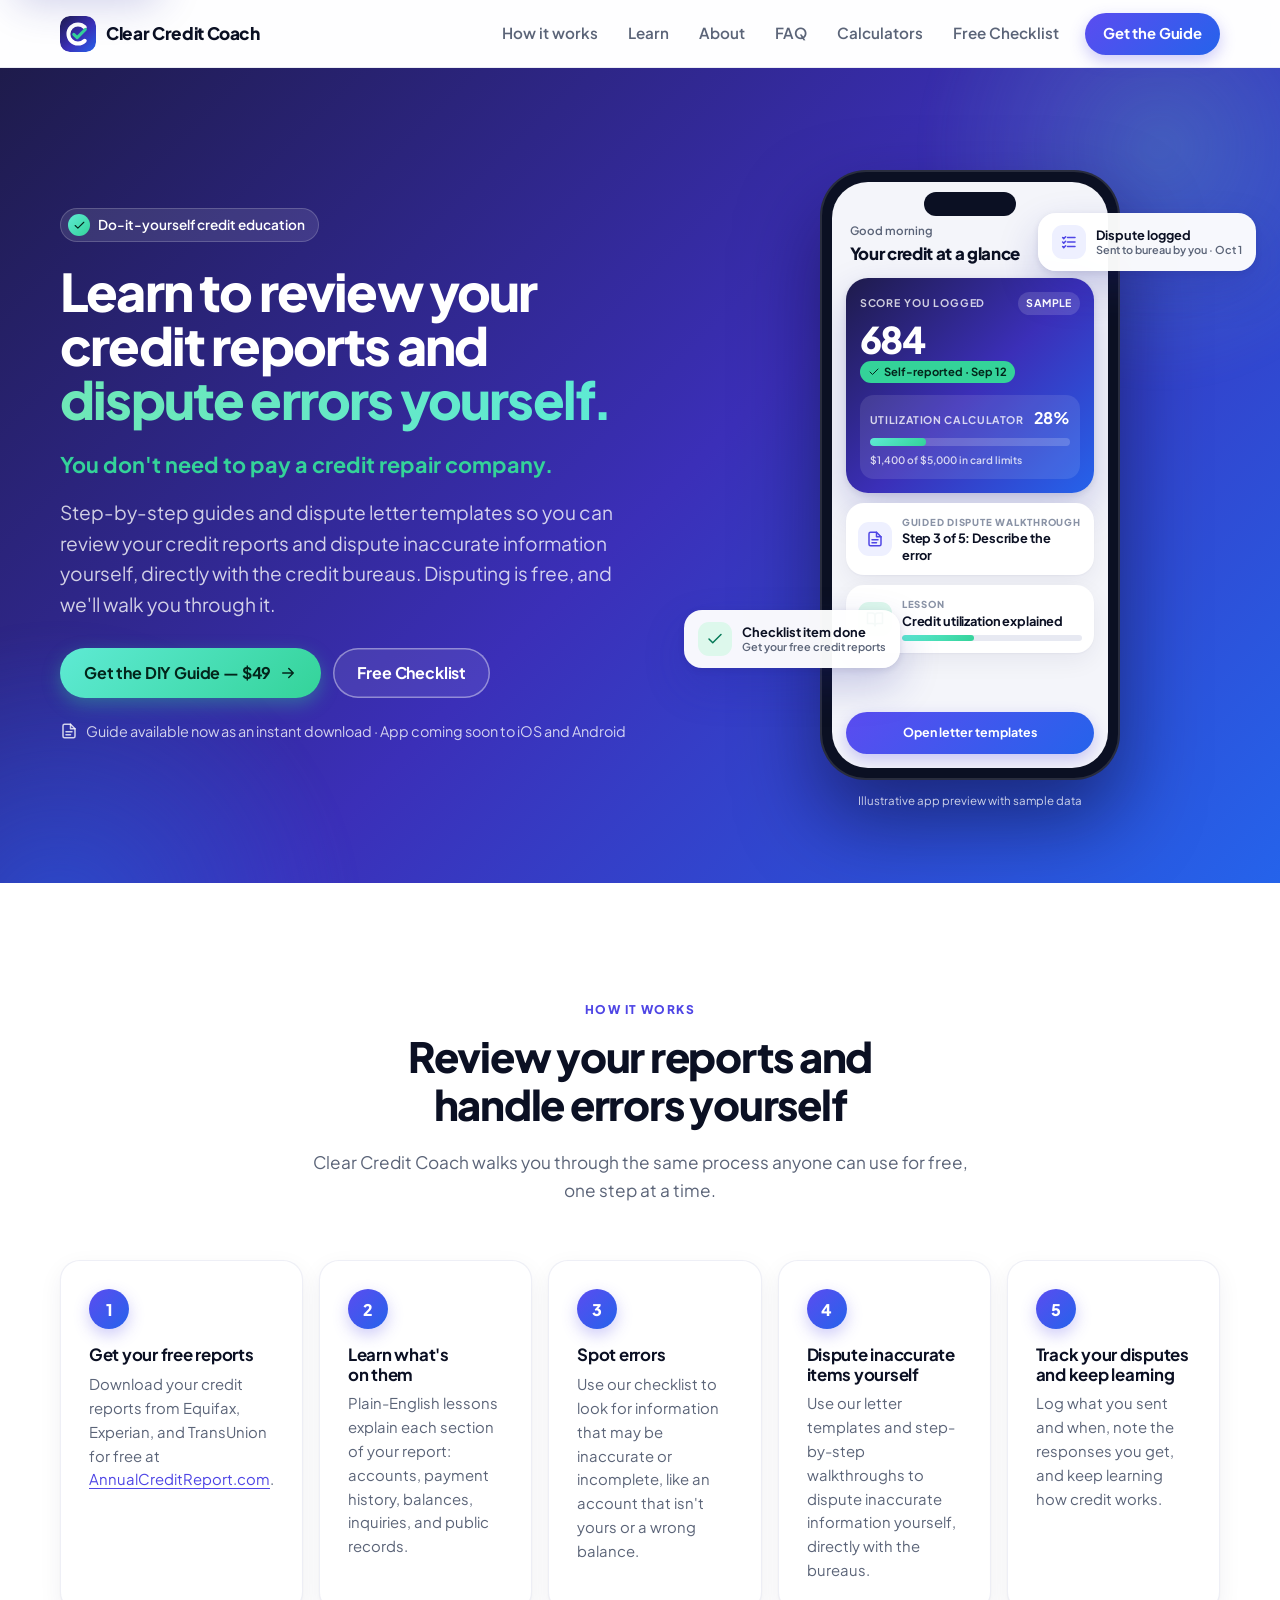
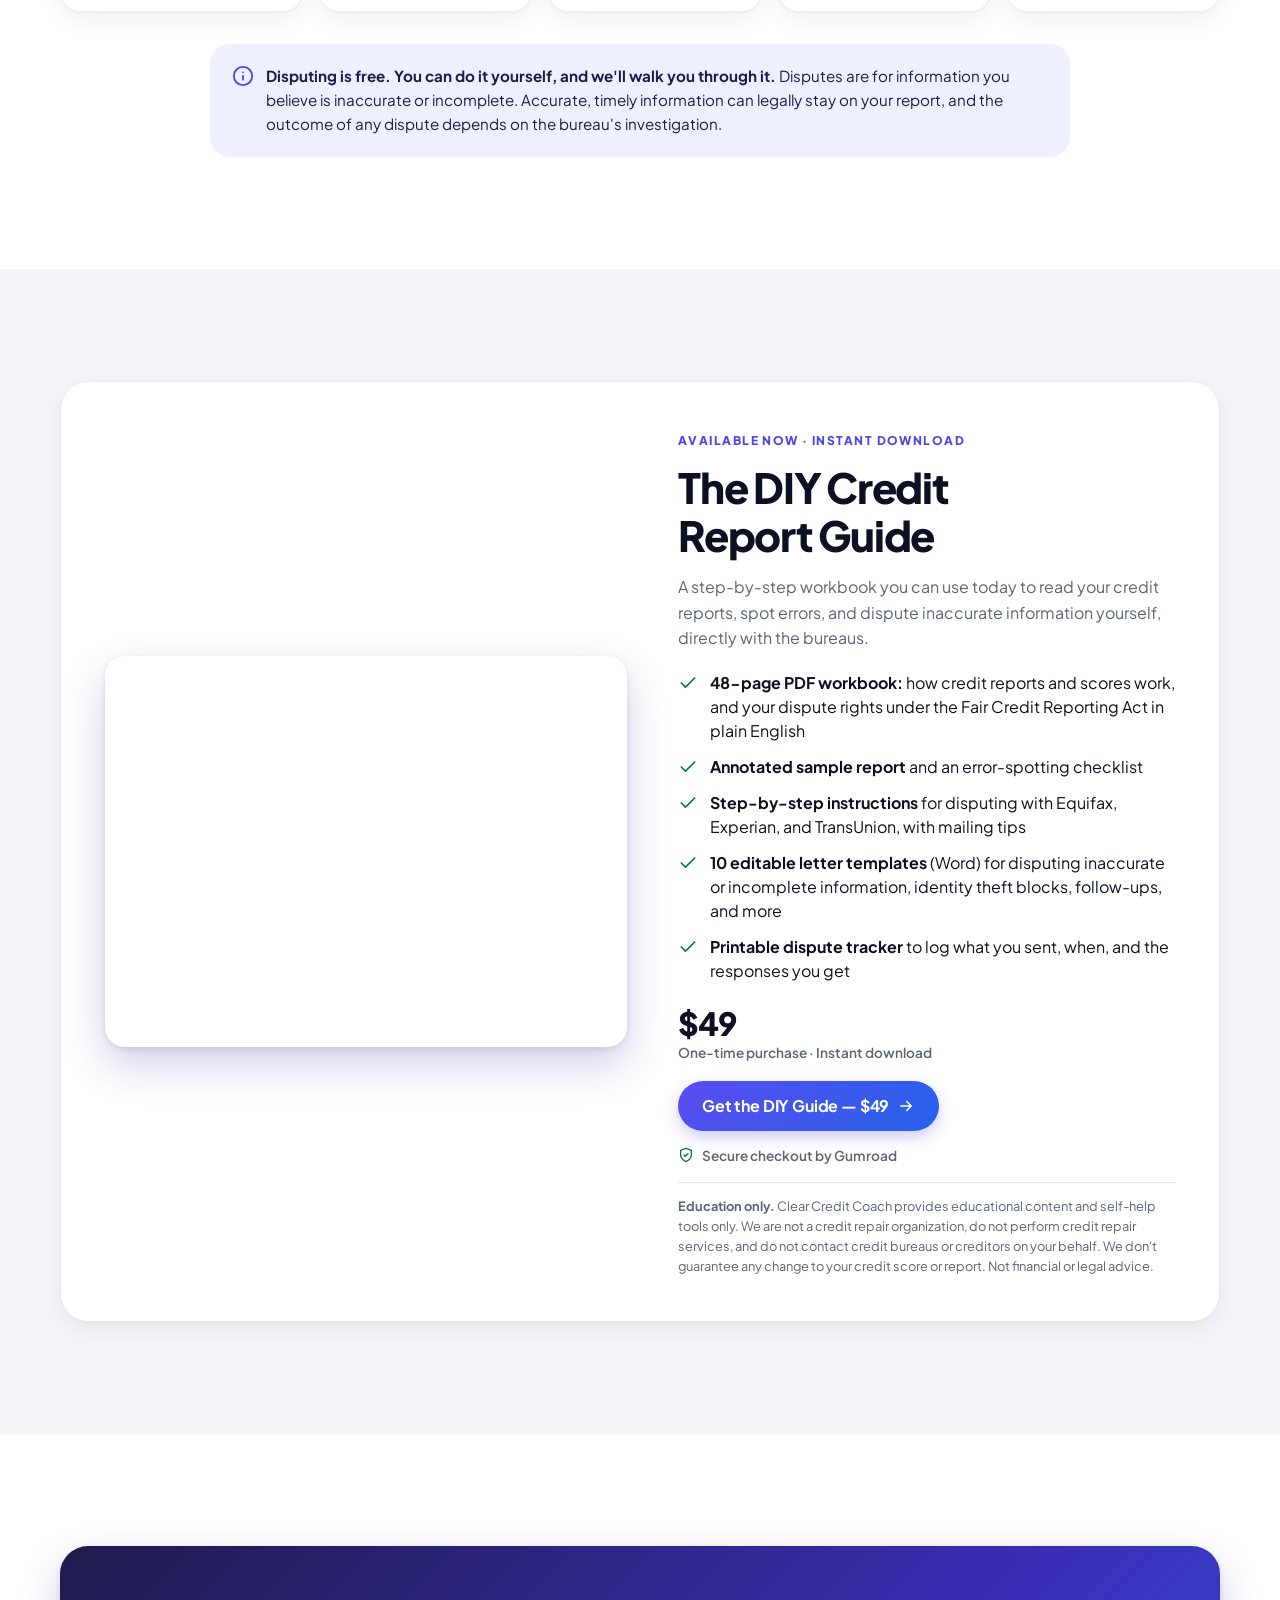
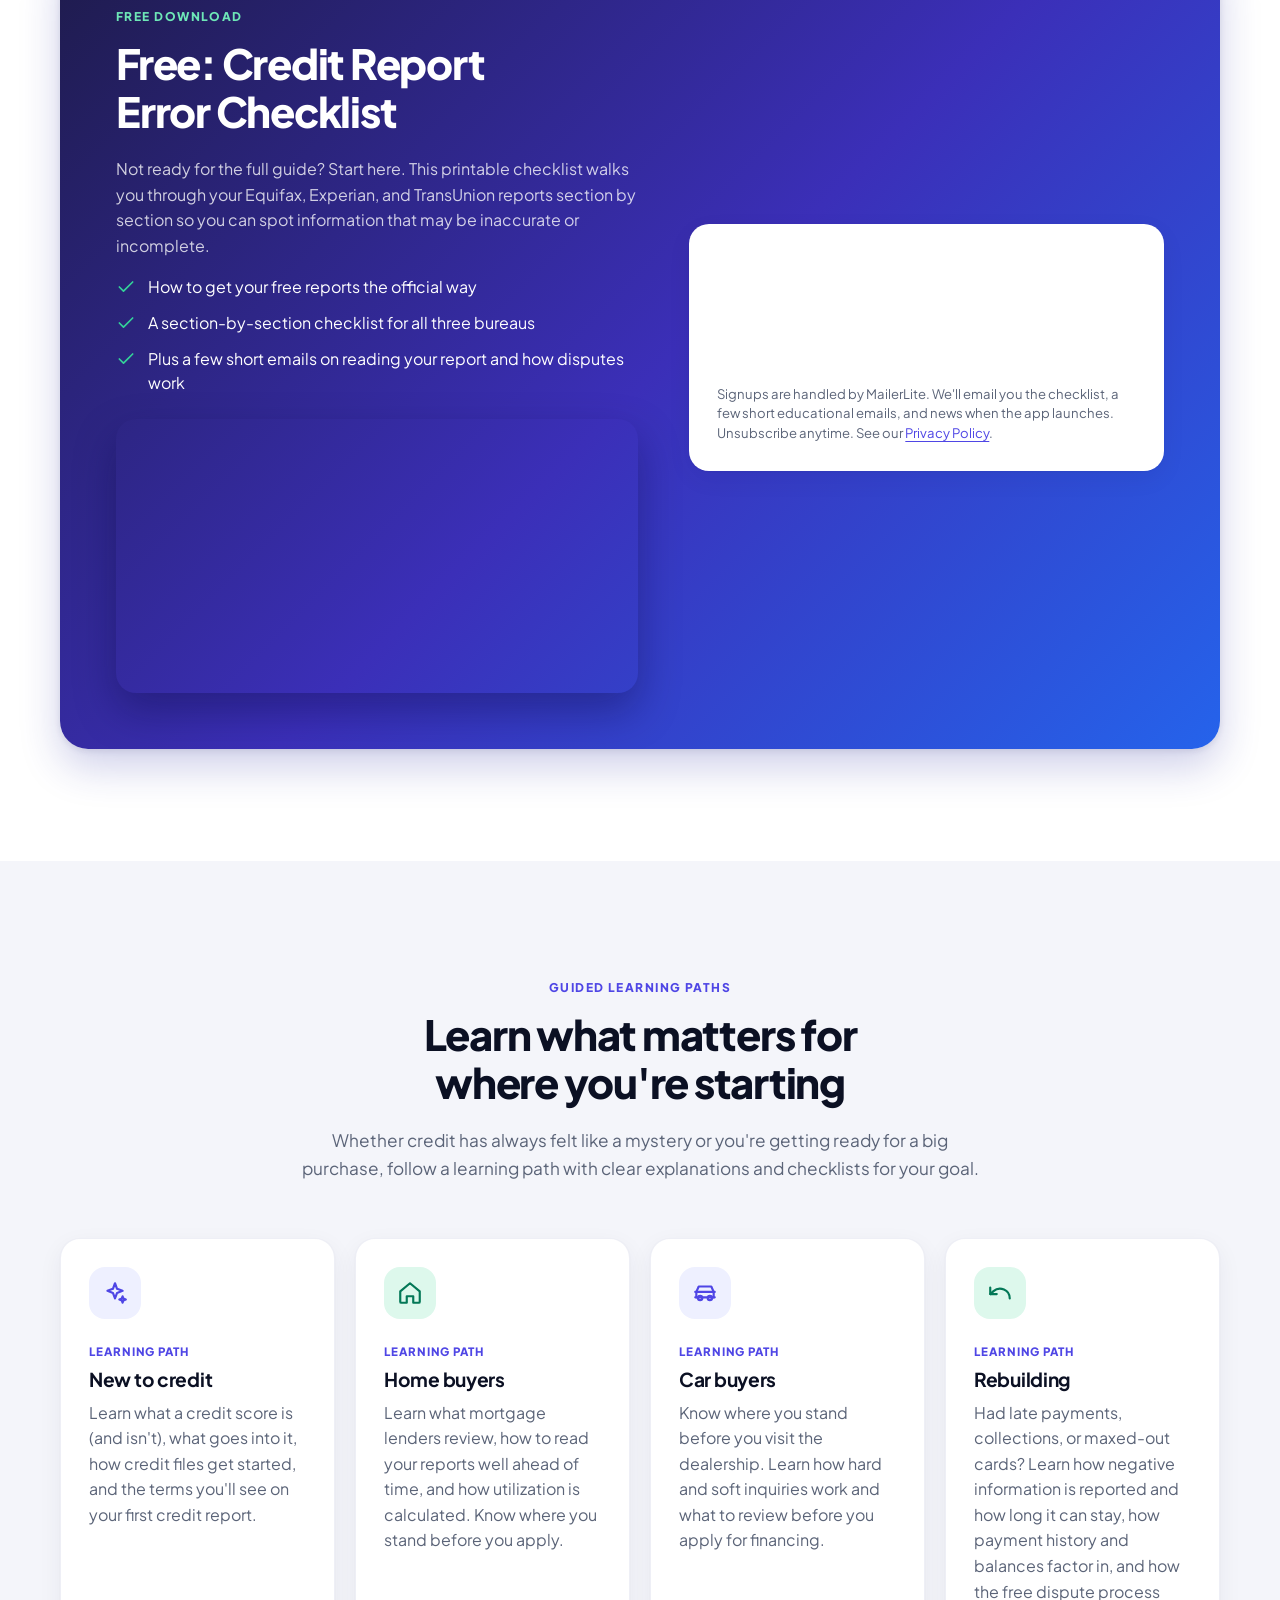
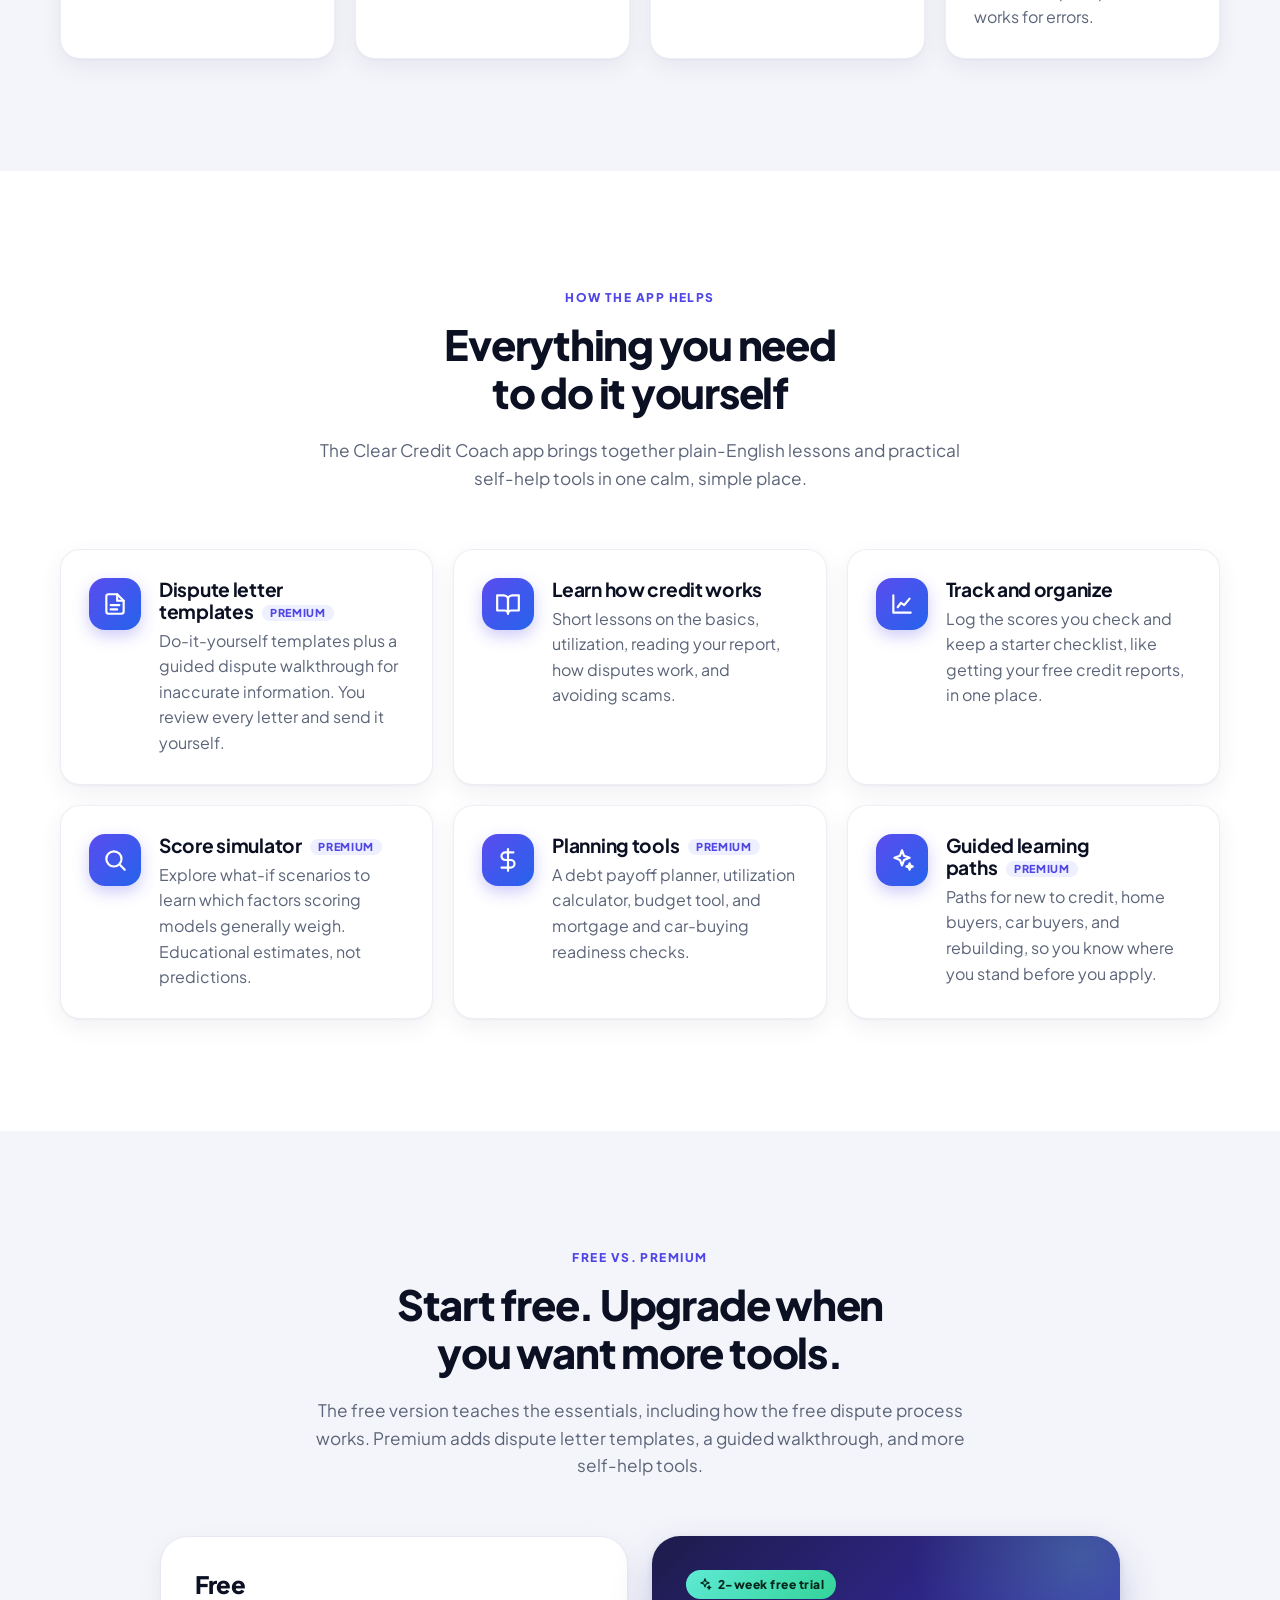
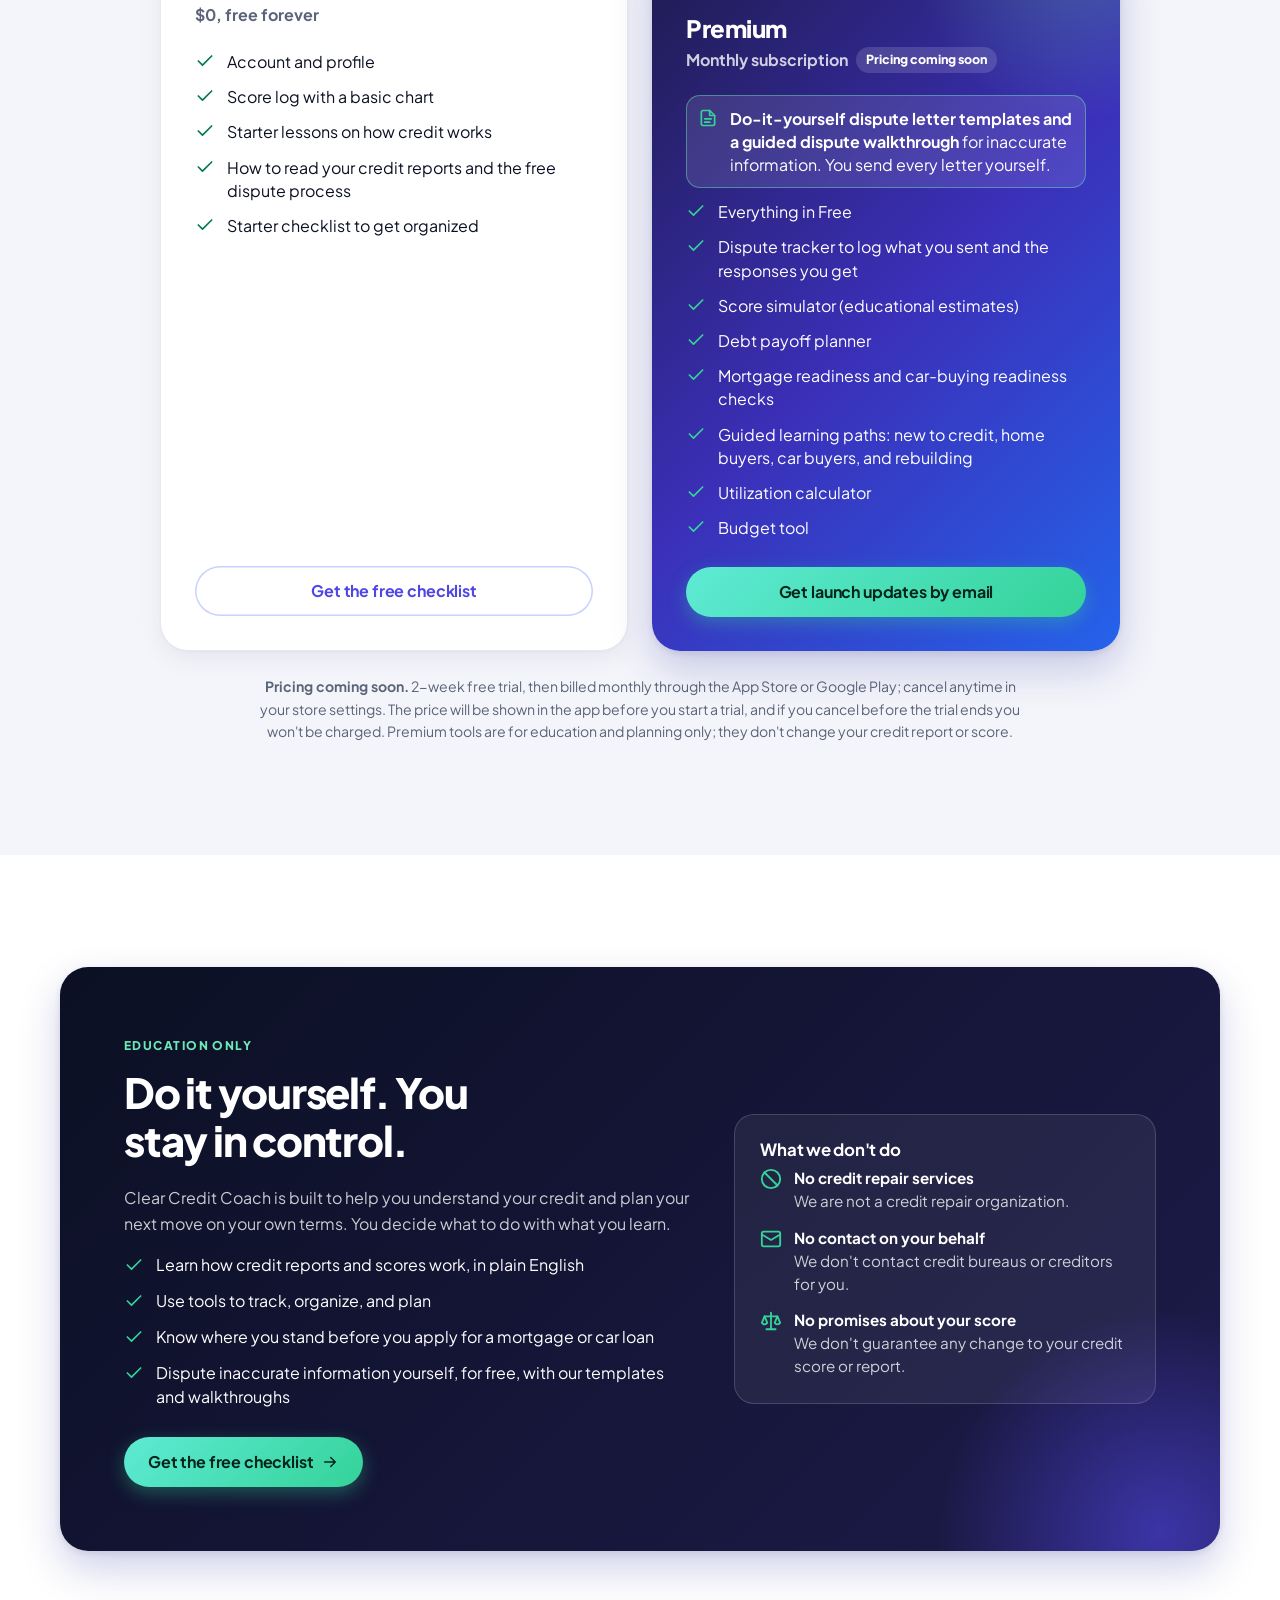
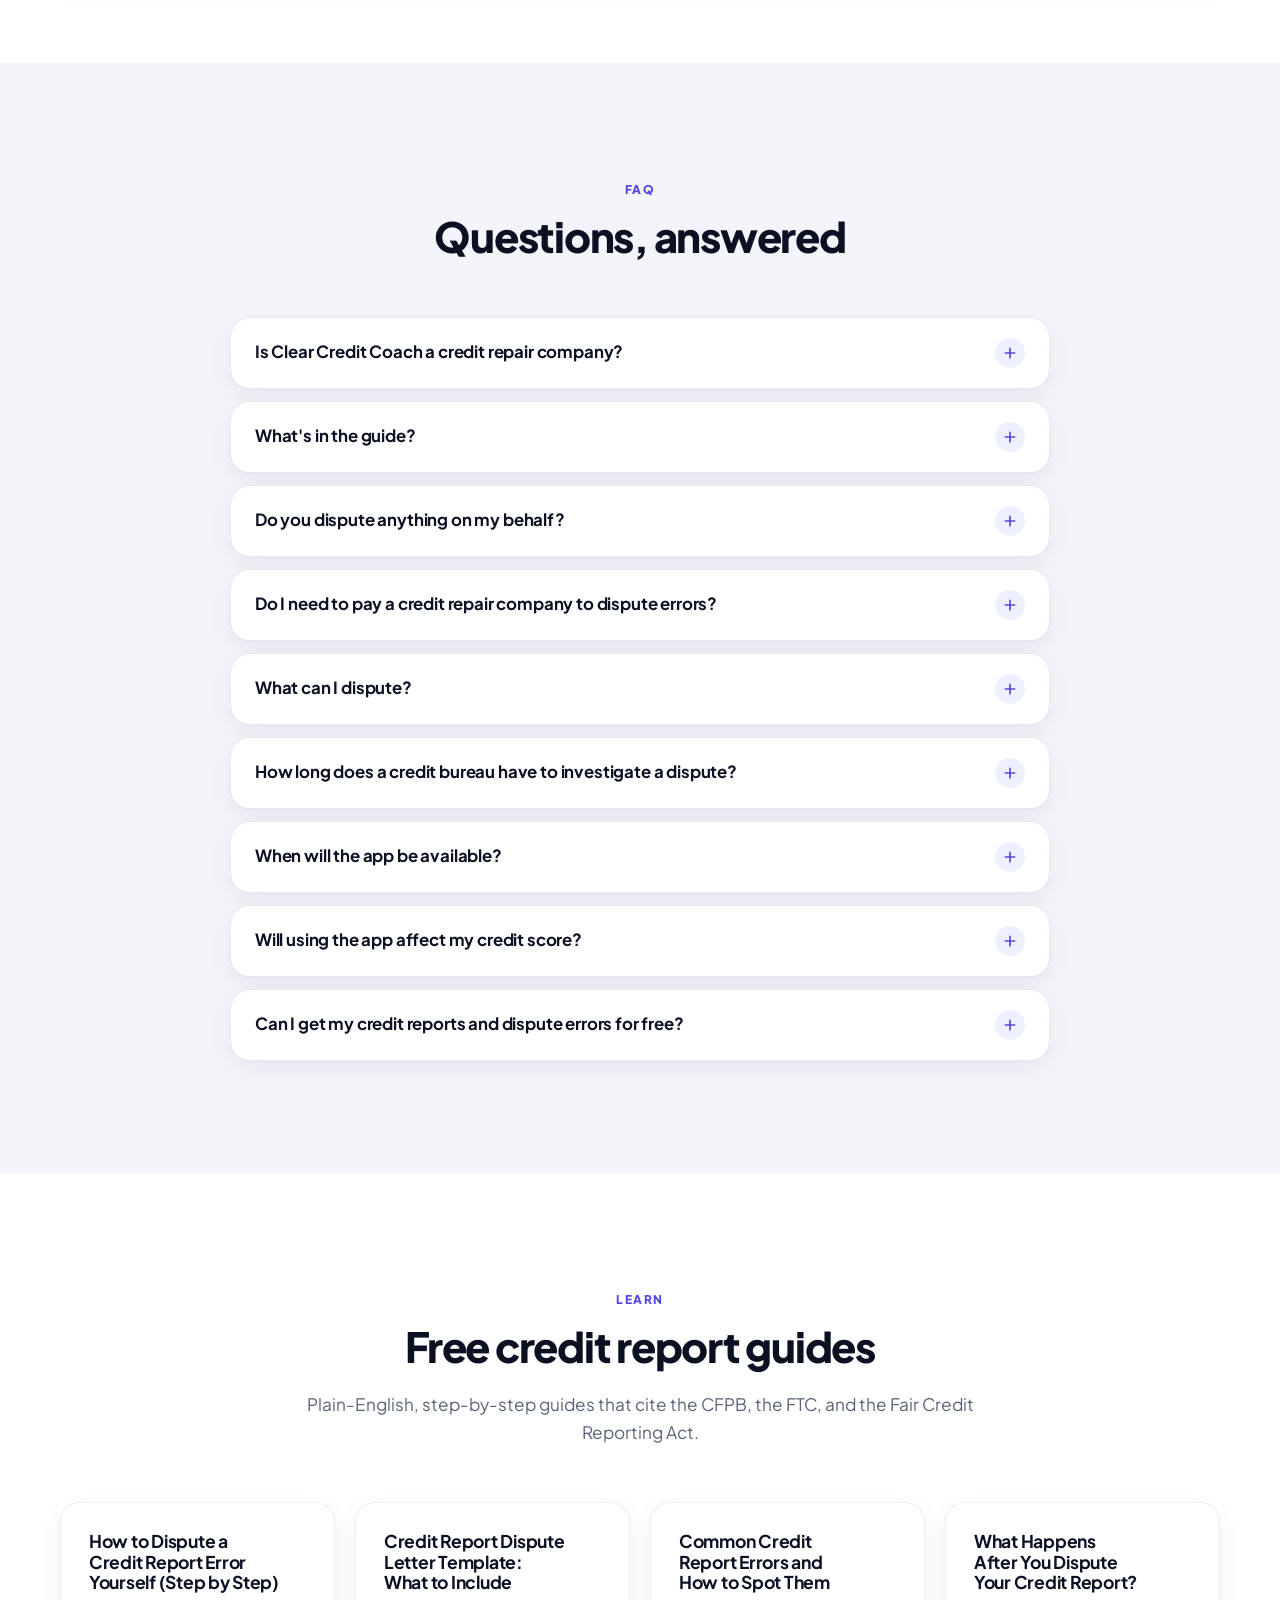
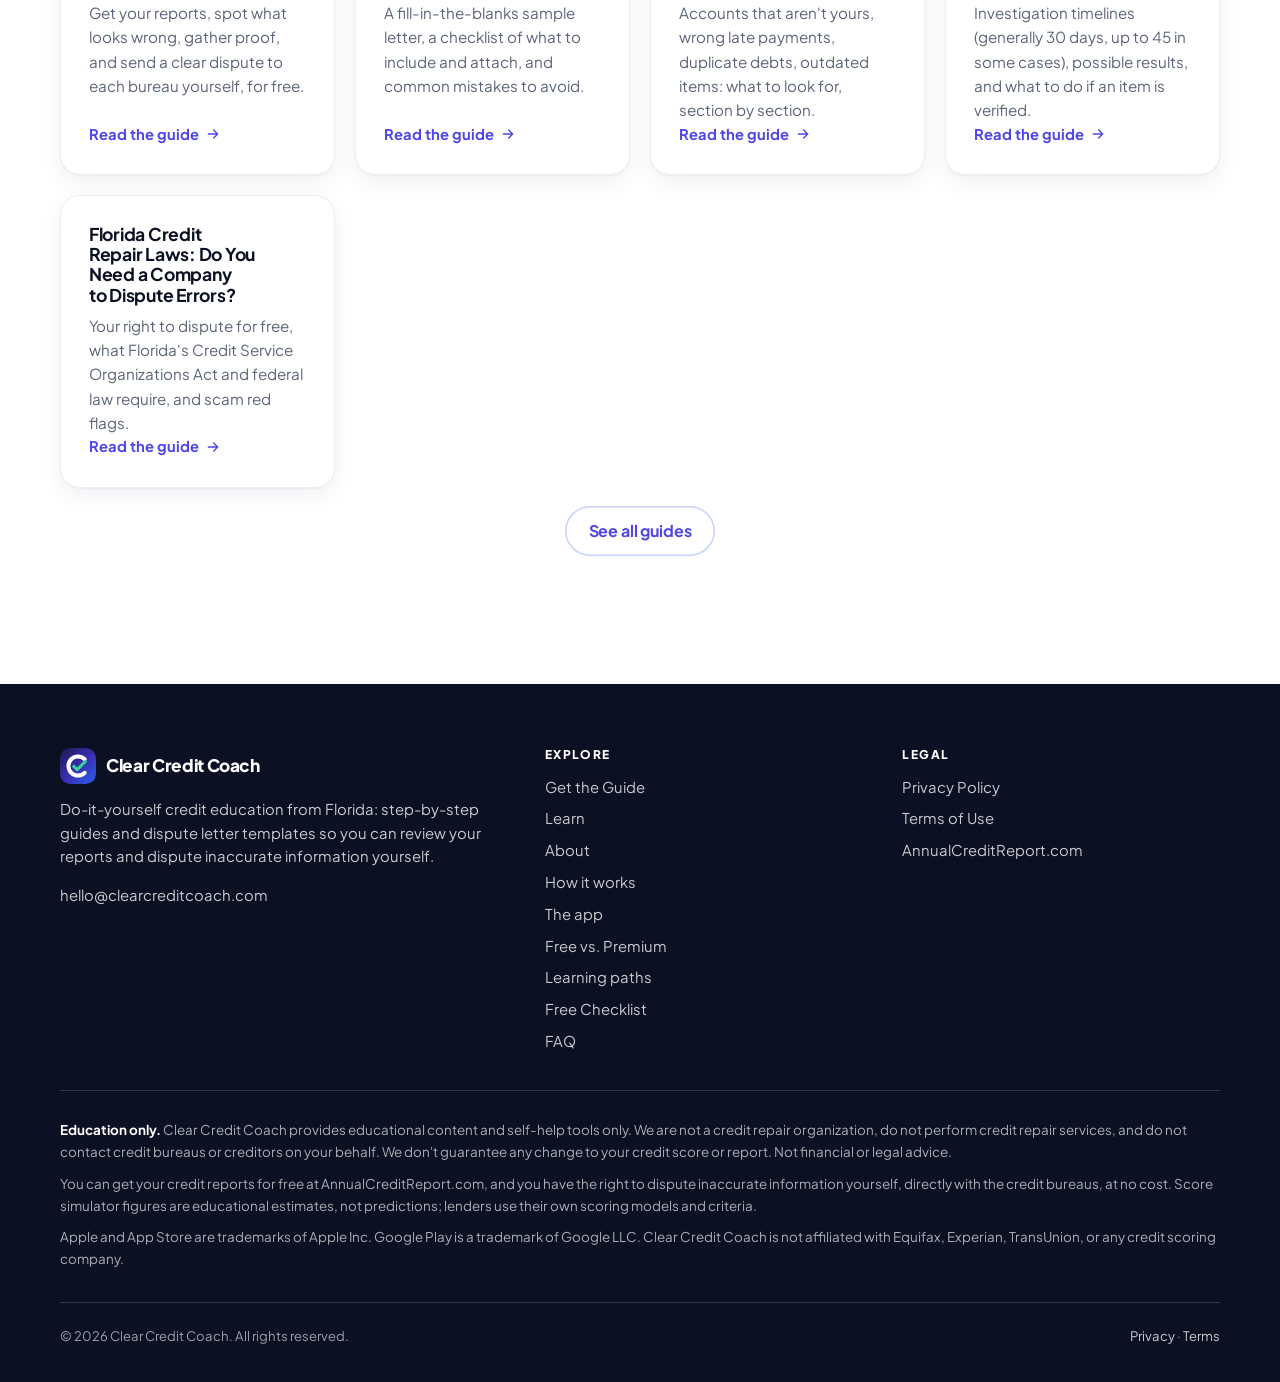
<file: coaching/index.html>
<!doctype html>
<html lang="en"><head><meta charset="utf-8">
<title>Clear Credit Coach</title>
<meta name="robots" content="noindex">
<link rel="canonical" href="https://clearcreditcoach.com/">
<meta http-equiv="refresh" content="0; url=../">
</head><body><p><a href="../">Continue to Clear Credit Coach</a></p></body></html>
</file>
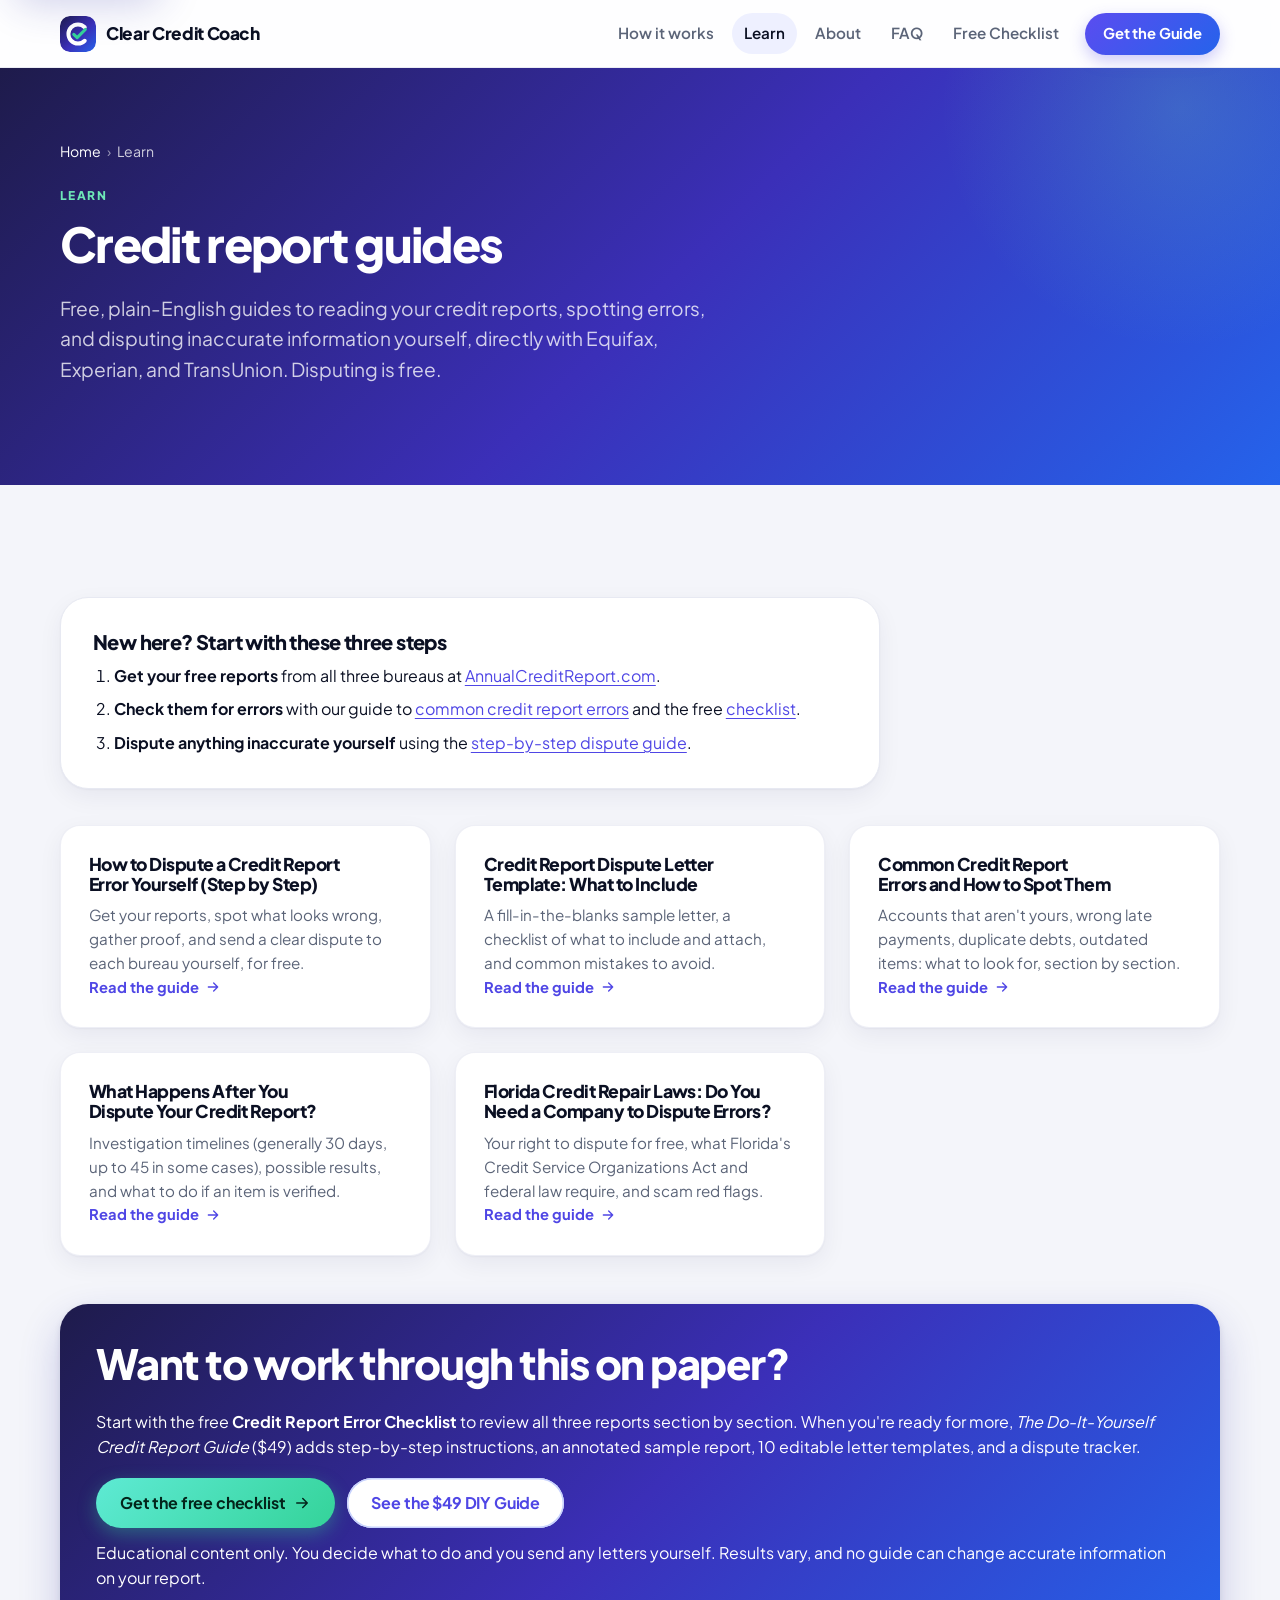
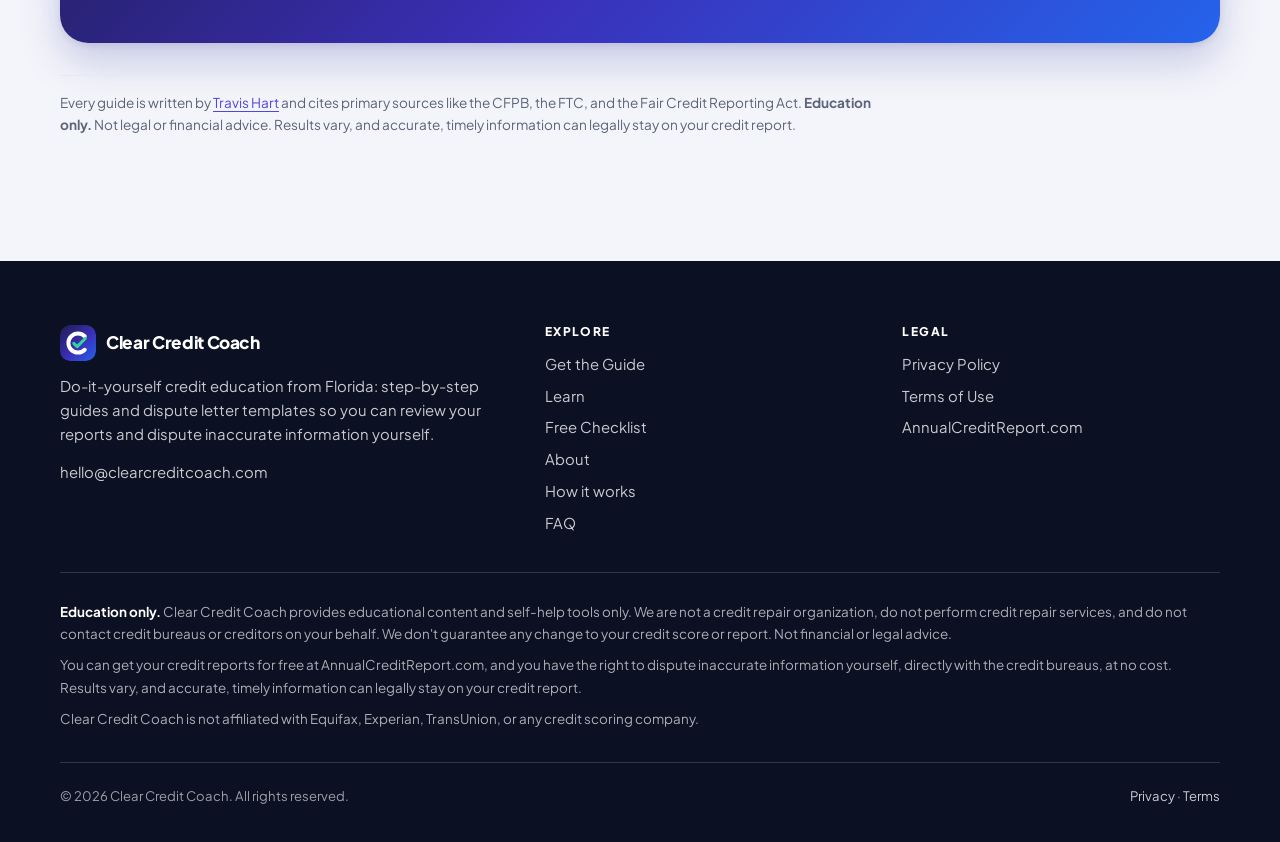
<file: learn/index.html>
<!doctype html>
<html lang="en" class="no-js">
<head>
<meta charset="utf-8">
<meta name="viewport" content="width=device-width, initial-scale=1, viewport-fit=cover">
<title>Credit Report Guides: Learn to Dispute Errors Yourself</title>
<meta name="description" content="Free plain-English guides to reading your credit reports, spotting errors, and disputing inaccurate information with the bureaus yourself.">
<link rel="canonical" href="https://clearcreditcoach.com/learn/">
<meta name="theme-color" content="#1E1B4B">
<meta name="color-scheme" content="light">
<meta property="og:type" content="website">
<meta property="og:site_name" content="Clear Credit Coach">
<meta property="og:title" content="Credit Report Guides: Learn to Dispute Errors Yourself">
<meta property="og:description" content="Free plain-English guides to reading your credit reports, spotting errors, and disputing inaccurate information with the bureaus yourself.">
<meta property="og:url" content="https://clearcreditcoach.com/learn/">
<meta property="og:image" content="https://clearcreditcoach.com/assets/img/og-image.jpg">
<meta property="og:image:width" content="1200">
<meta property="og:image:height" content="630">
<meta property="og:image:alt" content="Clear Credit Coach: learn to review your credit reports and dispute errors yourself.">
<meta property="og:locale" content="en_US">
<meta name="twitter:card" content="summary_large_image">
<meta name="twitter:title" content="Credit Report Guides: Learn to Dispute Errors Yourself">
<meta name="twitter:description" content="Free plain-English guides to reading your credit reports, spotting errors, and disputing inaccurate information with the bureaus yourself.">
<meta name="twitter:image" content="https://clearcreditcoach.com/assets/img/og-image.jpg">
<link rel="icon" href="/favicon.ico" sizes="any">
<link rel="icon" href="/assets/img/favicon.svg" type="image/svg+xml">
<link rel="apple-touch-icon" href="/assets/img/apple-touch-icon.png">
<link rel="manifest" href="/site.webmanifest">
<link rel="preload" href="/assets/fonts/plus-jakarta-sans-latin-var.woff2" as="font" type="font/woff2" crossorigin>
<link rel="stylesheet" href="/assets/css/styles.css">
<script src="/assets/js/main.js" defer></script>
<script type="application/ld+json">{"@context":"https://schema.org","@graph":[{"@type":"CollectionPage","@id":"https://clearcreditcoach.com/learn/#page","name":"Credit Report Guides","url":"https://clearcreditcoach.com/learn/","description":"Free plain-English guides to reading your credit reports, spotting errors, and disputing inaccurate information yourself.","isPartOf":{"@id":"https://clearcreditcoach.com/#website"},"publisher":{"@id":"https://clearcreditcoach.com/#org"},"mainEntity":{"@type":"ItemList","itemListElement":[{"@type":"ListItem","position":1,"url":"https://clearcreditcoach.com/learn/dispute-credit-report-error-yourself/","name":"How to Dispute a Credit Report Error Yourself (Step by Step)"},{"@type":"ListItem","position":2,"url":"https://clearcreditcoach.com/learn/credit-report-dispute-letter-template/","name":"Credit Report Dispute Letter Template: What to Include"},{"@type":"ListItem","position":3,"url":"https://clearcreditcoach.com/learn/common-credit-report-errors/","name":"Common Credit Report Errors and How to Spot Them"},{"@type":"ListItem","position":4,"url":"https://clearcreditcoach.com/learn/after-you-dispute-credit-report/","name":"What Happens After You Dispute Your Credit Report?"},{"@type":"ListItem","position":5,"url":"https://clearcreditcoach.com/learn/florida-credit-repair-laws/","name":"Florida Credit Repair Laws: Do You Need a Company to Dispute Errors?"}]}},{"@type":"BreadcrumbList","itemListElement":[{"@type":"ListItem","position":1,"name":"Home","item":"https://clearcreditcoach.com/"},{"@type":"ListItem","position":2,"name":"Learn","item":"https://clearcreditcoach.com/learn/"}]}]}</script>
</head>
<body>
<a class="skip-link" href="#main">Skip to content</a>
<header class="site-header">
  <div class="container header-inner">
    <a class="brand" href="/" aria-label="Clear Credit Coach home">
      <img src="/assets/img/favicon.svg" alt="" width="36" height="36">
      <span>Clear Credit Coach</span>
    </a>
    <button class="nav-toggle" type="button" aria-expanded="false" aria-controls="site-nav" aria-label="Open menu"><svg viewBox="0 0 24 24" fill="none" stroke="currentColor" stroke-width="2" stroke-linecap="round" stroke-linejoin="round" aria-hidden="true" focusable="false"><path d="M4 6h16M4 12h16M4 18h16"/></svg></button>
    <nav id="site-nav" class="nav" aria-label="Main">
      <a href="/#how">How it works</a>
      <a href="/learn/" aria-current="page">Learn</a>
      <a href="/about/">About</a>
      <a href="/#faq">FAQ</a>
      <a href="/checklist/">Free Checklist</a>
      <a class="btn btn--primary btn--sm" href="/#guide">Get the Guide</a>
    </nav>
  </div>
</header>
<main id="main">
<section class="page-hero page-hero--compact" aria-labelledby="learn-title">
  <div class="container">
    <nav class="breadcrumbs" aria-label="Breadcrumb"><ol><li><a href="/">Home</a></li><li aria-current="page">Learn</li></ol></nav>
    <span class="eyebrow eyebrow--light">Learn</span>
    <h1 id="learn-title">Credit report guides</h1>
    <p class="lead">Free, plain-English guides to reading your credit reports, spotting errors, and disputing inaccurate information yourself, directly with Equifax, Experian, and TransUnion. Disputing is free.</p>
  </div>
</section>
<section class="section">
  <div class="container">
    <div class="learn-start">
      <h2>New here? Start with these three steps</h2>
      <ol>
        <li><strong>Get your free reports</strong> from all three bureaus at <a href="https://www.annualcreditreport.com" rel="noopener">AnnualCreditReport.com</a>.</li>
        <li><strong>Check them for errors</strong> with our guide to <a href="/learn/common-credit-report-errors/">common credit report errors</a> and the free <a href="/checklist/">checklist</a>.</li>
        <li><strong>Dispute anything inaccurate yourself</strong> using the <a href="/learn/dispute-credit-report-error-yourself/">step-by-step dispute guide</a>.</li>
      </ol>
    </div>
    <div class="learn-grid learn-grid--hub"><a class="card learn-card" href="/learn/dispute-credit-report-error-yourself/"><h2>How to Dispute a Credit Report Error Yourself (Step by Step)</h2><p>Get your reports, spot what looks wrong, gather proof, and send a clear dispute to each bureau yourself, for free.</p><span class="learn-more">Read the guide <svg viewBox="0 0 24 24" fill="none" stroke="currentColor" stroke-width="2" stroke-linecap="round" stroke-linejoin="round" aria-hidden="true" focusable="false"><path d="M5 12h14M13 6l6 6-6 6"/></svg></span></a><a class="card learn-card" href="/learn/credit-report-dispute-letter-template/"><h2>Credit Report Dispute Letter Template: What to Include</h2><p>A fill-in-the-blanks sample letter, a checklist of what to include and attach, and common mistakes to avoid.</p><span class="learn-more">Read the guide <svg viewBox="0 0 24 24" fill="none" stroke="currentColor" stroke-width="2" stroke-linecap="round" stroke-linejoin="round" aria-hidden="true" focusable="false"><path d="M5 12h14M13 6l6 6-6 6"/></svg></span></a><a class="card learn-card" href="/learn/common-credit-report-errors/"><h2>Common Credit Report Errors and How to Spot Them</h2><p>Accounts that aren&#x27;t yours, wrong late payments, duplicate debts, outdated items: what to look for, section by section.</p><span class="learn-more">Read the guide <svg viewBox="0 0 24 24" fill="none" stroke="currentColor" stroke-width="2" stroke-linecap="round" stroke-linejoin="round" aria-hidden="true" focusable="false"><path d="M5 12h14M13 6l6 6-6 6"/></svg></span></a><a class="card learn-card" href="/learn/after-you-dispute-credit-report/"><h2>What Happens After You Dispute Your Credit Report?</h2><p>Investigation timelines (generally 30 days, up to 45 in some cases), possible results, and what to do if an item is verified.</p><span class="learn-more">Read the guide <svg viewBox="0 0 24 24" fill="none" stroke="currentColor" stroke-width="2" stroke-linecap="round" stroke-linejoin="round" aria-hidden="true" focusable="false"><path d="M5 12h14M13 6l6 6-6 6"/></svg></span></a><a class="card learn-card" href="/learn/florida-credit-repair-laws/"><h2>Florida Credit Repair Laws: Do You Need a Company to Dispute Errors?</h2><p>Your right to dispute for free, what Florida&#x27;s Credit Service Organizations Act and federal law require, and scam red flags.</p><span class="learn-more">Read the guide <svg viewBox="0 0 24 24" fill="none" stroke="currentColor" stroke-width="2" stroke-linecap="round" stroke-linejoin="round" aria-hidden="true" focusable="false"><path d="M5 12h14M13 6l6 6-6 6"/></svg></span></a></div>
    <div class="article" style="margin-top:48px"><aside class="cta-box" aria-label="Free checklist and DIY guide">
  <h2>Want to work through this on paper?</h2>
  <p>Start with the free <strong>Credit Report Error Checklist</strong> to review all three reports section by section. When you're ready for more, <em>The Do-It-Yourself Credit Report Guide</em> ($49) adds step-by-step instructions, an annotated sample report, 10 editable letter templates, and a dispute tracker.</p>
  <div class="btn-row">
    <a class="btn btn--mint" href="/checklist/">Get the free checklist <svg viewBox="0 0 24 24" fill="none" stroke="currentColor" stroke-width="2" stroke-linecap="round" stroke-linejoin="round" aria-hidden="true" focusable="false"><path d="M5 12h14M13 6l6 6-6 6"/></svg></a>
    <a class="btn btn--outline" href="https://clearcoach.gumroad.com/l/diy-credit-guide">See the $49 DIY Guide</a>
  </div>
  <p class="cta-note">Educational content only. You decide what to do and you send any letters yourself. Results vary, and no guide can change accurate information on your report.</p>
</aside></div>
    <p class="article-disclaimer" style="max-width:820px">Every guide is written by <a href="/about/">Travis Hart</a> and cites primary sources like the CFPB, the FTC, and the Fair Credit Reporting Act. <strong>Education only.</strong> Not legal or financial advice. Results vary, and accurate, timely information can legally stay on your credit report.</p>
  </div>
</section>
</main>
<footer class="site-footer">
  <div class="container">
    <div class="footer-top">
      <div>
        <a class="brand" href="/">
          <img src="/assets/img/favicon.svg" alt="" width="36" height="36">
          <span>Clear Credit Coach</span>
        </a>
        <p>Do-it-yourself credit education from Florida: step-by-step guides and dispute letter templates so you can review your reports and dispute inaccurate information yourself.</p>
        <p><a href="mailto:hello@clearcreditcoach.com">hello@clearcreditcoach.com</a></p>
      </div>
      <div>
        <h2>Explore</h2>
        <ul>
          <li><a href="/#guide">Get the Guide</a></li>
          <li><a href="/learn/">Learn</a></li>
          <li><a href="/checklist/">Free Checklist</a></li>
          <li><a href="/about/">About</a></li>
          <li><a href="/#how">How it works</a></li>
          <li><a href="/#faq">FAQ</a></li>
        </ul>
      </div>
      <div>
        <h2>Legal</h2>
        <ul>
          <li><a href="/privacy/">Privacy Policy</a></li>
          <li><a href="/terms/">Terms of Use</a></li>
          <li><a href="https://www.annualcreditreport.com" rel="noopener">AnnualCreditReport.com</a></li>
        </ul>
      </div>
    </div>
    <div class="disclaimer">
      <p><strong>Education only.</strong> Clear Credit Coach provides educational content and self-help tools only. We are not a credit repair organization, do not perform credit repair services, and do not contact credit bureaus or creditors on your behalf. We don't guarantee any change to your credit score or report. Not financial or legal advice.</p>
      <p>You can get your credit reports for free at AnnualCreditReport.com, and you have the right to dispute inaccurate information yourself, directly with the credit bureaus, at no cost. Results vary, and accurate, timely information can legally stay on your credit report.</p>
      <p>Clear Credit Coach is not affiliated with Equifax, Experian, TransUnion, or any credit scoring company.</p>
    </div>
    <div class="footer-bottom">
      <span>&copy; <span data-year>2026</span> Clear Credit Coach. All rights reserved.</span>
      <span><a href="/privacy/">Privacy</a> &middot; <a href="/terms/">Terms</a></span>
    </div>
  </div>
</footer>
</body>
</html>
</file>
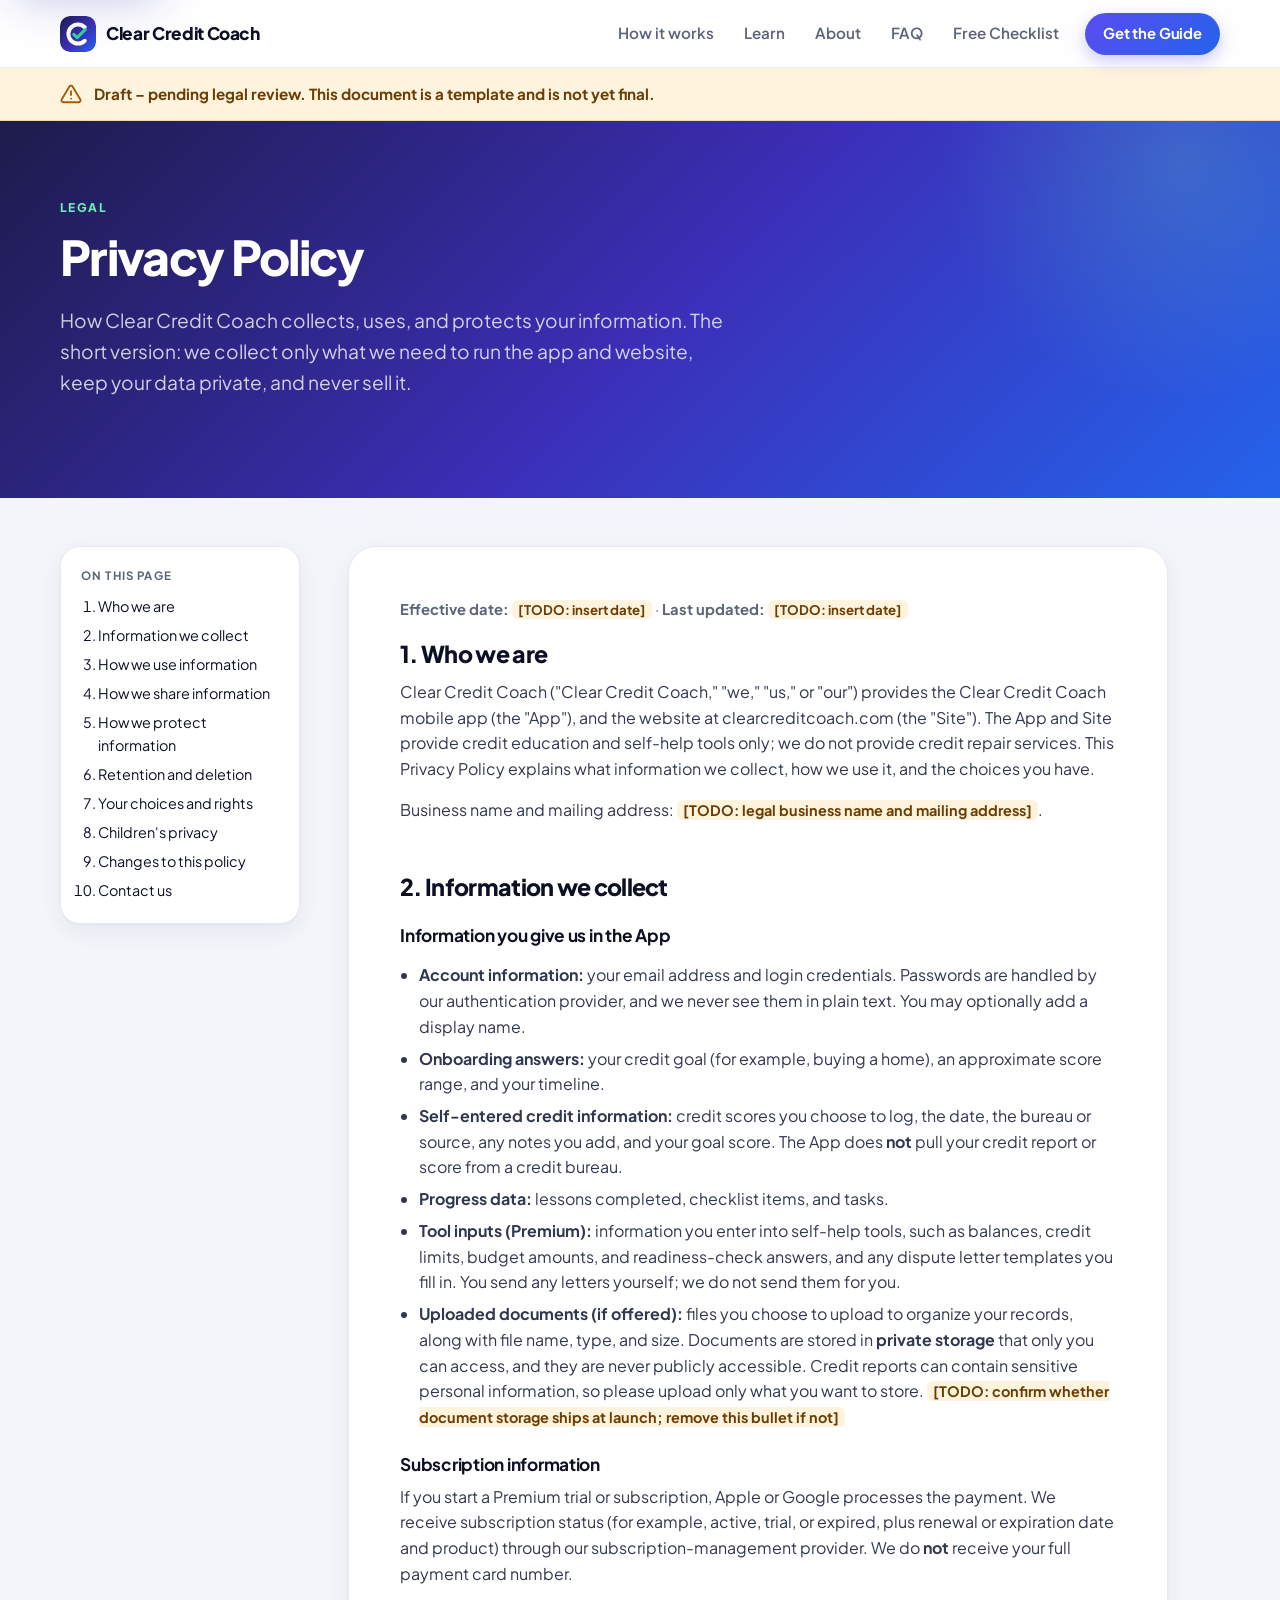
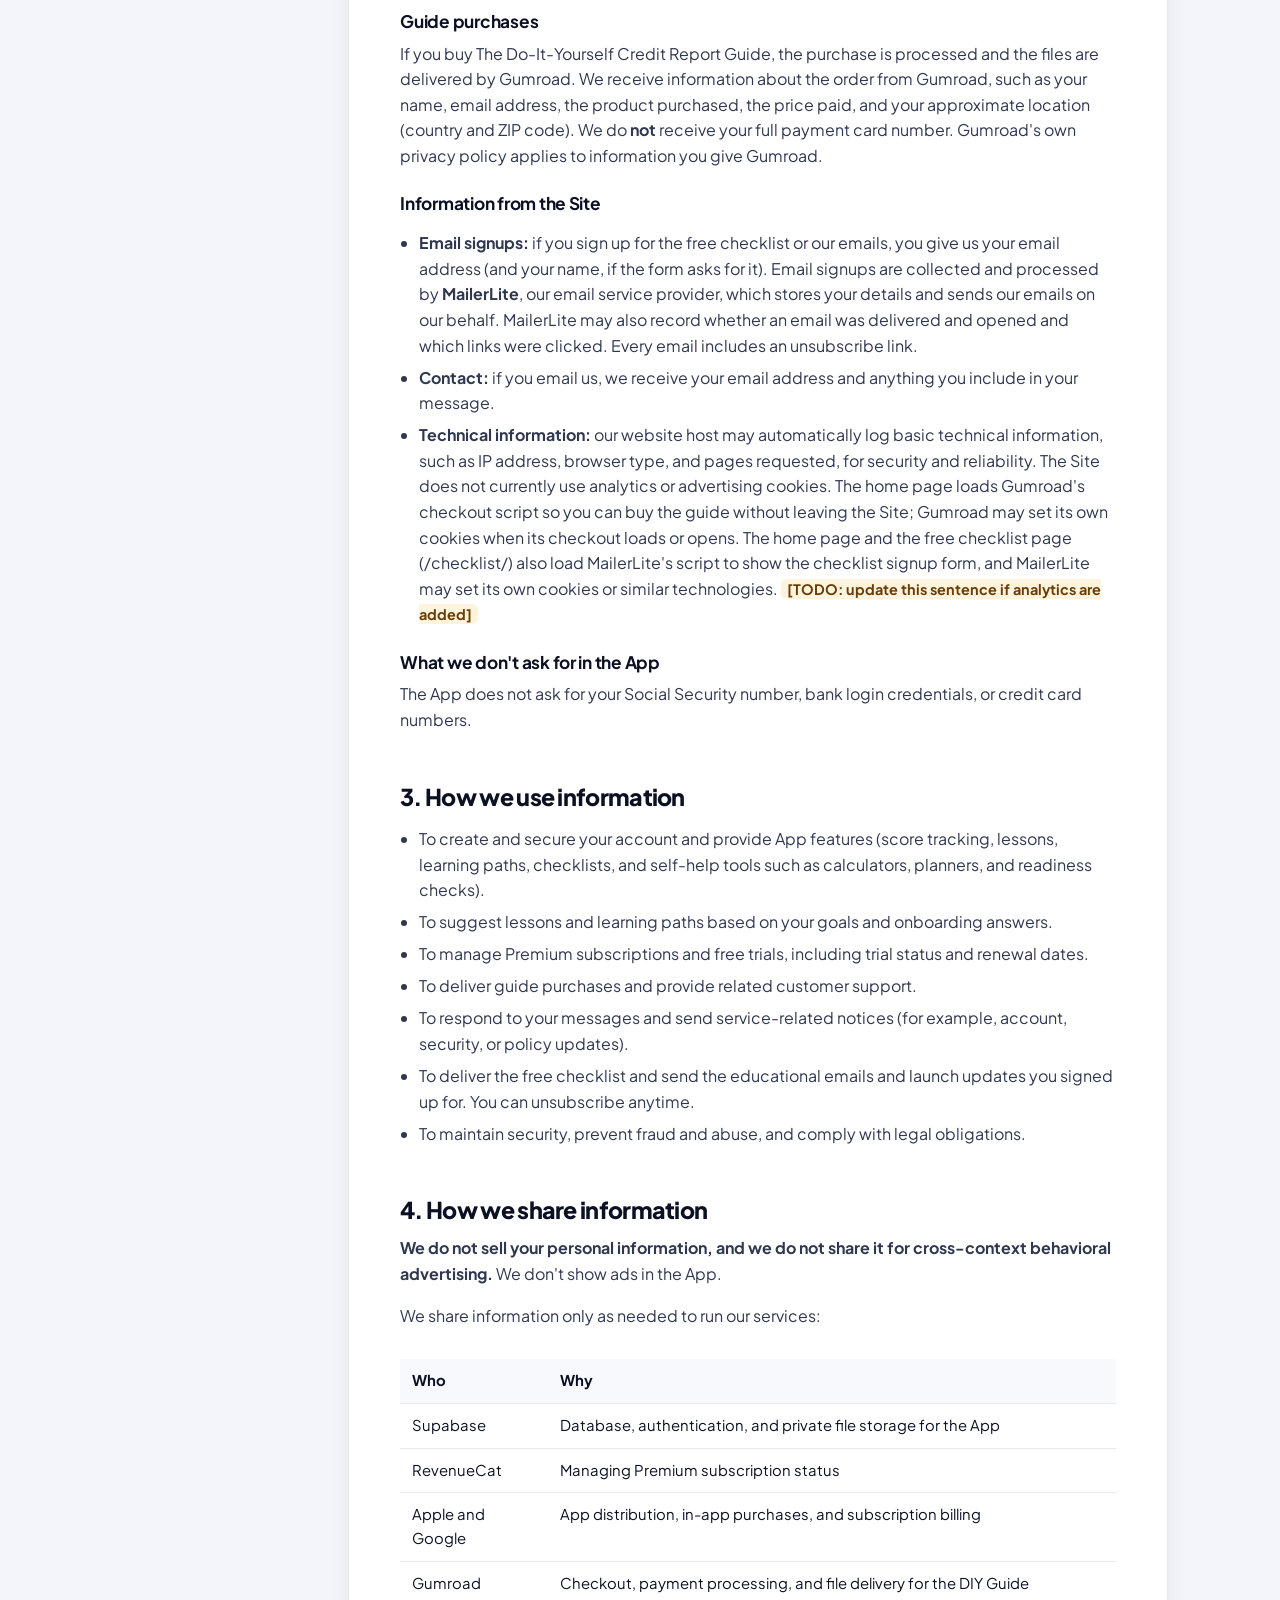
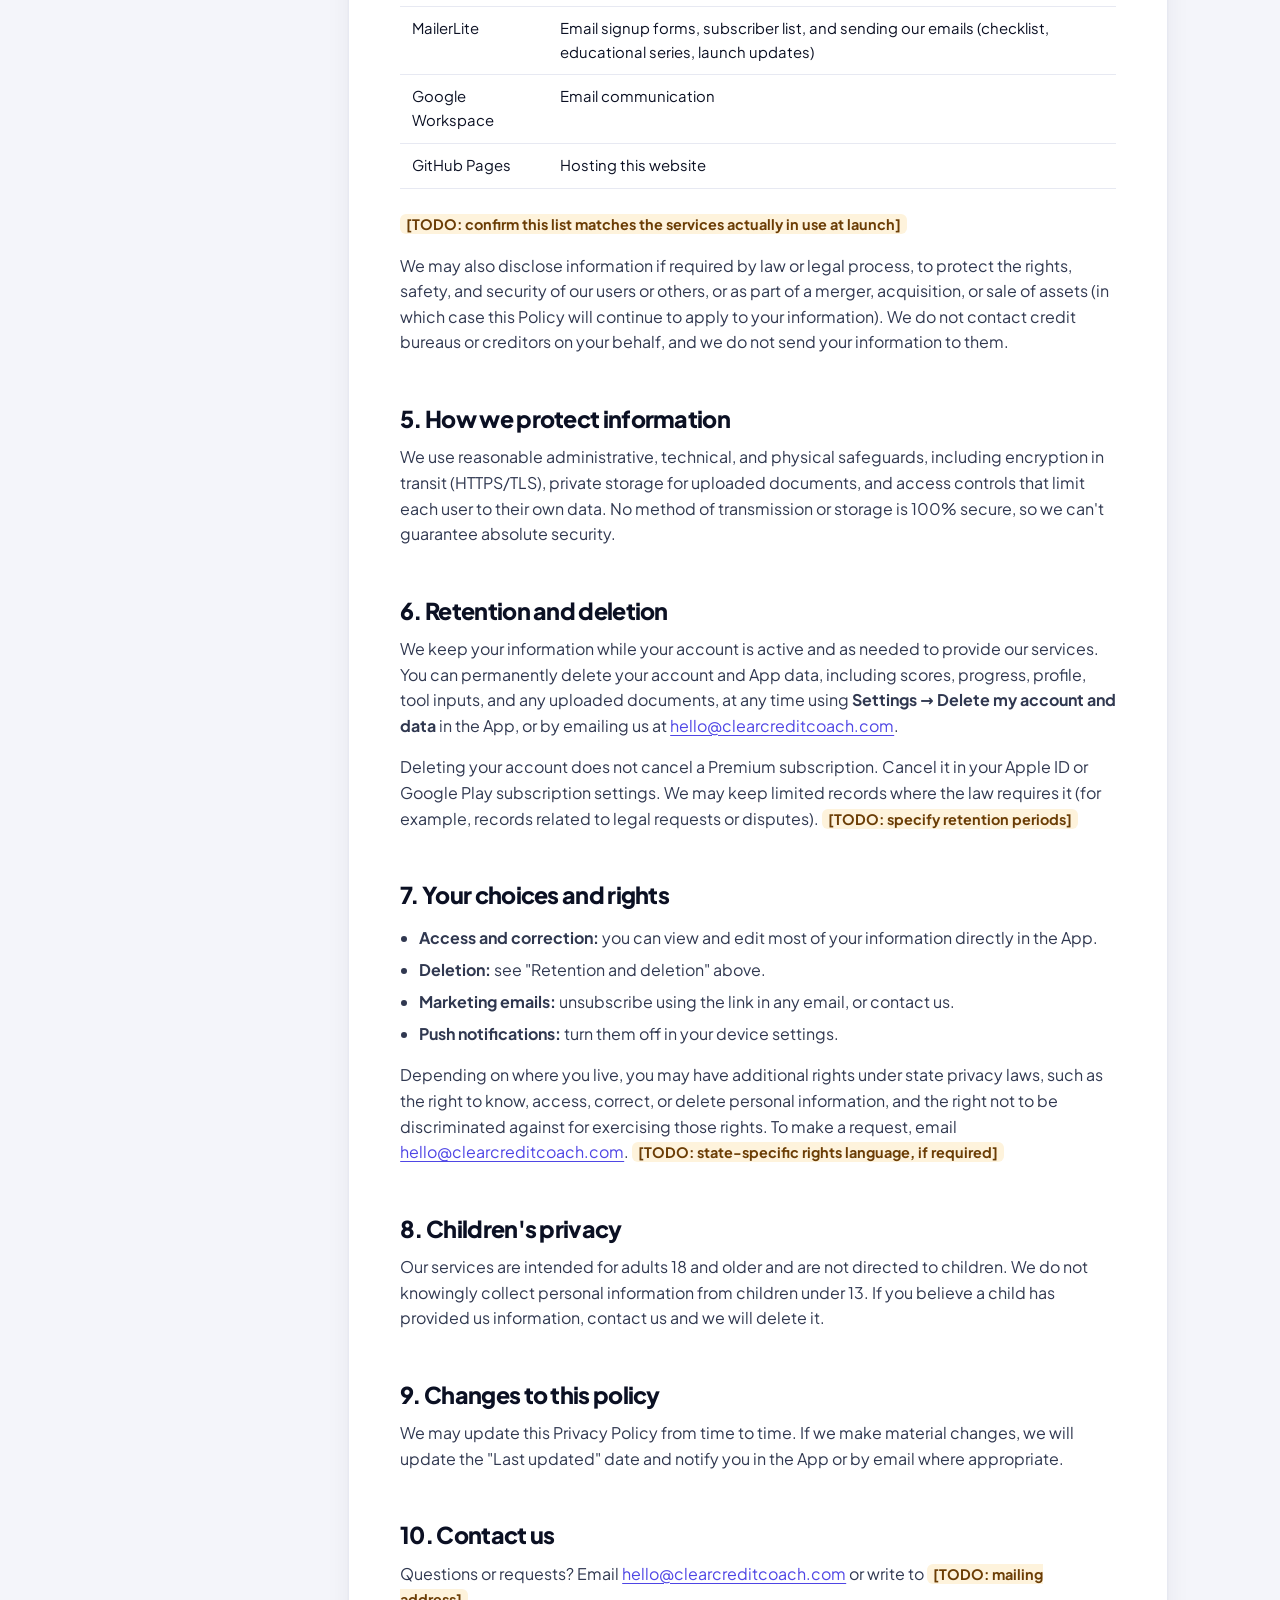
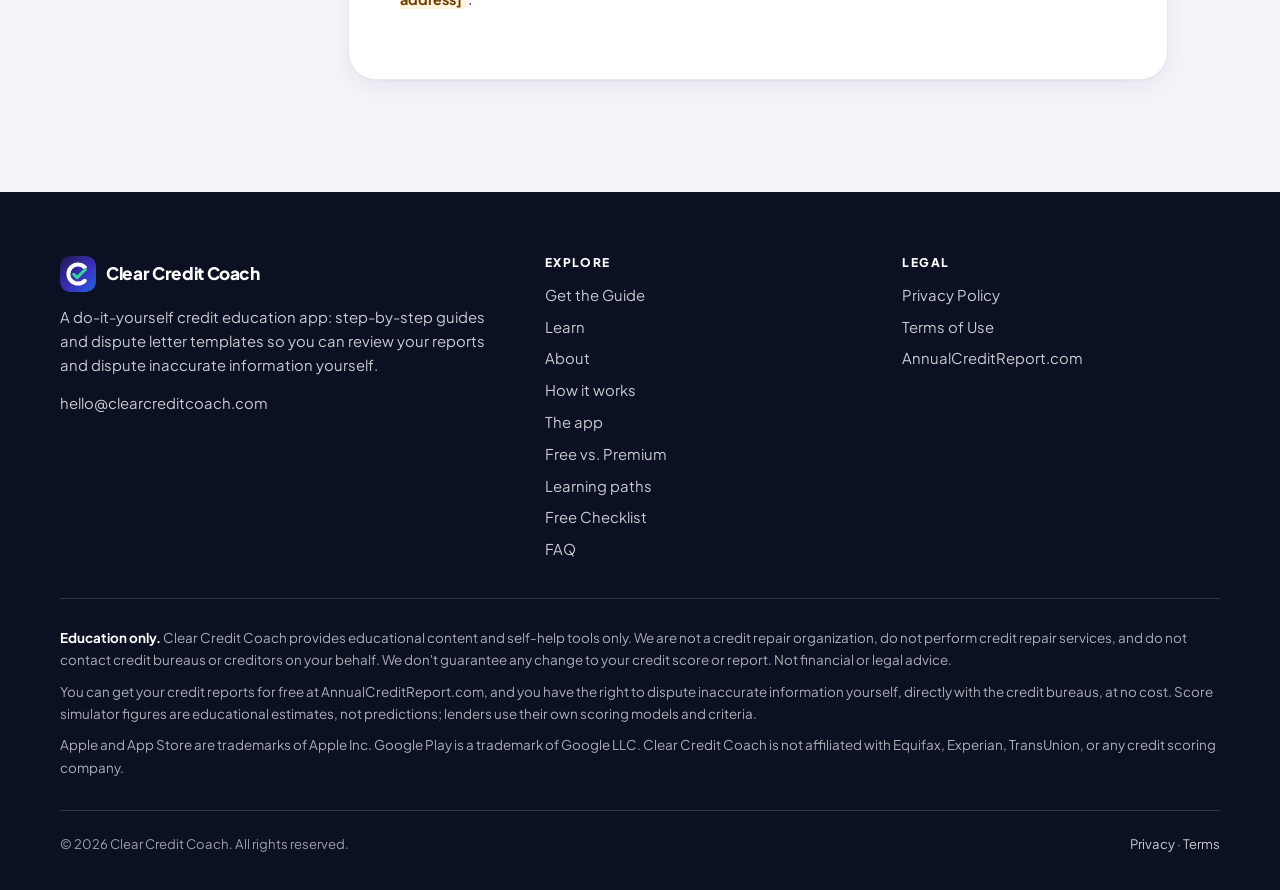
<file: privacy/index.html>
<!doctype html>
<html lang="en" class="no-js">
<head>
<!--
  DRAFT TEMPLATE, pending legal review. Not legal advice.
  Attorney to review for: state privacy laws (e.g., CCPA/CPRA and other state laws), whether the
  Gramm-Leach-Bliley Act privacy/safeguards rules apply, CROA (education-only positioning), Apple App
  Store "App Privacy" and Google Play "Data safety" disclosures (must match this policy), and
  data-retention periods. Keep the list of service providers accurate as the stack changes.
-->
<meta charset="utf-8">
<meta name="viewport" content="width=device-width, initial-scale=1, viewport-fit=cover">
<title>Privacy Policy (Draft) | Clear Credit Coach</title>
<meta name="description" content="Draft Privacy Policy for the Clear Credit Coach credit education app and website: what we collect, how we use it, and your choices. We never sell your data.">
<link rel="canonical" href="https://clearcreditcoach.com/privacy/">
<meta name="theme-color" content="#1E1B4B">
<meta name="color-scheme" content="light">
<meta property="og:type" content="website">
<meta property="og:site_name" content="Clear Credit Coach">
<meta property="og:title" content="Privacy Policy (Draft) | Clear Credit Coach">
<meta property="og:description" content="Draft Privacy Policy for the Clear Credit Coach credit education app and website: what we collect, how we use it, and your choices. We never sell your data.">
<meta property="og:url" content="https://clearcreditcoach.com/privacy/">
<meta property="og:image" content="https://clearcreditcoach.com/assets/img/og-image.jpg">
<meta property="og:image:width" content="1200">
<meta property="og:image:height" content="630">
<meta property="og:image:alt" content="Clear Credit Coach: You don't need to pay a credit repair company. Learn to handle it yourself.">
<meta property="og:locale" content="en_US">
<meta name="twitter:card" content="summary_large_image">
<meta name="twitter:title" content="Privacy Policy (Draft) | Clear Credit Coach">
<meta name="twitter:description" content="Draft Privacy Policy for the Clear Credit Coach credit education app and website: what we collect, how we use it, and your choices. We never sell your data.">
<meta name="twitter:image" content="https://clearcreditcoach.com/assets/img/og-image.jpg">
<link rel="icon" href="../favicon.ico" sizes="any">
<link rel="icon" href="../assets/img/favicon.svg" type="image/svg+xml">
<link rel="icon" href="../assets/img/favicon-32.png" sizes="32x32" type="image/png">
<link rel="apple-touch-icon" href="../assets/img/apple-touch-icon.png">
<link rel="manifest" href="../site.webmanifest">
<link rel="preload" href="../assets/fonts/plus-jakarta-sans-latin-var.woff2" as="font" type="font/woff2" crossorigin>
<link rel="stylesheet" href="../assets/css/styles.css">
<script src="../assets/js/main.js" defer></script>
</head>
<body>
<a class="skip-link" href="#main">Skip to content</a>
<header class="site-header">
  <div class="container header-inner">
    <a class="brand" href="../" aria-label="Clear Credit Coach home">
      <img src="../assets/img/favicon.svg" alt="" width="36" height="36">
      <span>Clear Credit Coach</span>
    </a>
    <button class="nav-toggle" type="button" aria-expanded="false" aria-controls="site-nav" aria-label="Open menu"><svg viewBox="0 0 24 24" fill="none" stroke="currentColor" stroke-width="2" stroke-linecap="round" stroke-linejoin="round" aria-hidden="true" focusable="false"><path d="M4 6h16M4 12h16M4 18h16"/></svg></button>
    <nav id="site-nav" class="nav" aria-label="Main">
      <a href="../#how">How it works</a>
      <a href="../learn/">Learn</a>
      <a href="../about/">About</a>
      <a href="../#faq">FAQ</a>
      <a href="../checklist/">Free Checklist</a>
      <a class="btn btn--primary btn--sm" href="../#guide">Get the Guide</a>
    </nav>
  </div>
</header>
<main id="main">
<div class="draft-banner" role="note">
  <div class="container"><svg viewBox="0 0 24 24" fill="none" stroke="currentColor" stroke-width="2" stroke-linecap="round" stroke-linejoin="round" aria-hidden="true" focusable="false"><path d="M10.3 3.9 1.8 18a2 2 0 0 0 1.7 3h17a2 2 0 0 0 1.7-3L13.7 3.9a2 2 0 0 0-3.4 0z"/><path d="M12 9v4M12 17h.01"/></svg><span>Draft &ndash; pending legal review. This document is a template and is not yet final.</span></div>
</div>
<section class="page-hero page-hero--compact" aria-labelledby="legal-title">
  <div class="container">
    <span class="eyebrow eyebrow--light">Legal</span>
    <h1 id="legal-title">Privacy Policy</h1>
    <p class="lead">How Clear Credit Coach collects, uses, and protects your information. The short version: we collect only what we need to run the app and website, keep your data private, and never sell it.</p>
  </div>
</section>
<section class="section" style="padding-top:48px">
  <div class="container legal">
    <details class="toc" open><summary><strong>On this page</strong></summary><nav aria-label="On this page"><ol>
<li><a href="#who">Who we are</a></li>
<li><a href="#collect">Information we collect</a></li>
<li><a href="#use">How we use information</a></li>
<li><a href="#share">How we share information</a></li>
<li><a href="#security">How we protect information</a></li>
<li><a href="#retention">Retention and deletion</a></li>
<li><a href="#rights">Your choices and rights</a></li>
<li><a href="#children">Children's privacy</a></li>
<li><a href="#changes">Changes to this policy</a></li>
<li><a href="#contact">Contact us</a></li>
    </ol></nav></details>
    <article class="prose">
      <p class="meta"><strong>Effective date:</strong> <span class="todo">[TODO: insert date]</span> &middot; <strong>Last updated:</strong> <span class="todo">[TODO: insert date]</span></p>
<h2 id="who">1. Who we are</h2>
<p>Clear Credit Coach ("Clear Credit Coach," "we," "us," or "our") provides the Clear Credit Coach mobile app (the "App"), and the website at clearcreditcoach.com (the "Site"). The App and Site provide credit education and self-help tools only; we do not provide credit repair services. This Privacy Policy explains what information we collect, how we use it, and the choices you have.</p>
<p>Business name and mailing address: <span class="todo">[TODO: legal business name and mailing address]</span>.</p>
<h2 id="collect">2. Information we collect</h2>
<h3>Information you give us in the App</h3>
<ul>
<li><strong>Account information:</strong> your email address and login credentials. Passwords are handled by our authentication provider, and we never see them in plain text. You may optionally add a display name.</li>
<li><strong>Onboarding answers:</strong> your credit goal (for example, buying a home), an approximate score range, and your timeline.</li>
<li><strong>Self-entered credit information:</strong> credit scores you choose to log, the date, the bureau or source, any notes you add, and your goal score. The App does <strong>not</strong> pull your credit report or score from a credit bureau.</li>
<li><strong>Progress data:</strong> lessons completed, checklist items, and tasks.</li>
<li><strong>Tool inputs (Premium):</strong> information you enter into self-help tools, such as balances, credit limits, budget amounts, and readiness-check answers, and any dispute letter templates you fill in. You send any letters yourself; we do not send them for you.</li>
<li><strong>Uploaded documents (if offered):</strong> files you choose to upload to organize your records, along with file name, type, and size. Documents are stored in <strong>private storage</strong> that only you can access, and they are never publicly accessible. Credit reports can contain sensitive personal information, so please upload only what you want to store. <span class="todo">[TODO: confirm whether document storage ships at launch; remove this bullet if not]</span></li>
</ul>
<h3>Subscription information</h3>
<p>If you start a Premium trial or subscription, Apple or Google processes the payment. We receive subscription status (for example, active, trial, or expired, plus renewal or expiration date and product) through our subscription-management provider. We do <strong>not</strong> receive your full payment card number.</p>
<h3>Guide purchases</h3>
<p>If you buy The Do-It-Yourself Credit Report Guide, the purchase is processed and the files are delivered by Gumroad. We receive information about the order from Gumroad, such as your name, email address, the product purchased, the price paid, and your approximate location (country and ZIP code). We do <strong>not</strong> receive your full payment card number. Gumroad's own privacy policy applies to information you give Gumroad.</p>
<h3>Information from the Site</h3>
<ul>
<li><strong>Email signups:</strong> if you sign up for the free checklist or our emails, you give us your email address (and your name, if the form asks for it). Email signups are collected and processed by <strong>MailerLite</strong>, our email service provider, which stores your details and sends our emails on our behalf. MailerLite may also record whether an email was delivered and opened and which links were clicked. Every email includes an unsubscribe link.</li>
<li><strong>Contact:</strong> if you email us, we receive your email address and anything you include in your message.</li>
<li><strong>Technical information:</strong> our website host may automatically log basic technical information, such as IP address, browser type, and pages requested, for security and reliability. The Site does not currently use analytics or advertising cookies. The home page loads Gumroad's checkout script so you can buy the guide without leaving the Site; Gumroad may set its own cookies when its checkout loads or opens. The home page and the free checklist page (/checklist/) also load MailerLite's script to show the checklist signup form, and MailerLite may set its own cookies or similar technologies. <span class="todo">[TODO: update this sentence if analytics are added]</span></li>
</ul>
<h3>What we don't ask for in the App</h3>
<p>The App does not ask for your Social Security number, bank login credentials, or credit card numbers.</p>
<h2 id="use">3. How we use information</h2>
<ul>
<li>To create and secure your account and provide App features (score tracking, lessons, learning paths, checklists, and self-help tools such as calculators, planners, and readiness checks).</li>
<li>To suggest lessons and learning paths based on your goals and onboarding answers.</li>
<li>To manage Premium subscriptions and free trials, including trial status and renewal dates.</li>
<li>To deliver guide purchases and provide related customer support.</li>
<li>To respond to your messages and send service-related notices (for example, account, security, or policy updates).</li>
<li>To deliver the free checklist and send the educational emails and launch updates you signed up for. You can unsubscribe anytime.</li>
<li>To maintain security, prevent fraud and abuse, and comply with legal obligations.</li>
</ul>
<h2 id="share">4. How we share information</h2>
<p><strong>We do not sell your personal information, and we do not share it for cross-context behavioral advertising.</strong> We don't show ads in the App.</p>
<p>We share information only as needed to run our services:</p>
<div class="table-scroll"><table>
<thead><tr><th>Who</th><th>Why</th></tr></thead>
<tbody>
<tr><td>Supabase</td><td>Database, authentication, and private file storage for the App</td></tr>
<tr><td>RevenueCat</td><td>Managing Premium subscription status</td></tr>
<tr><td>Apple and Google</td><td>App distribution, in-app purchases, and subscription billing</td></tr>
<tr><td>Gumroad</td><td>Checkout, payment processing, and file delivery for the DIY Guide</td></tr>
<tr><td>MailerLite</td><td>Email signup forms, subscriber list, and sending our emails (checklist, educational series, launch updates)</td></tr>
<tr><td>Google Workspace</td><td>Email communication</td></tr>
<tr><td>GitHub Pages</td><td>Hosting this website</td></tr>
</tbody></table></div>
<p><span class="todo">[TODO: confirm this list matches the services actually in use at launch]</span></p>
<p>We may also disclose information if required by law or legal process, to protect the rights, safety, and security of our users or others, or as part of a merger, acquisition, or sale of assets (in which case this Policy will continue to apply to your information). We do not contact credit bureaus or creditors on your behalf, and we do not send your information to them.</p>
<h2 id="security">5. How we protect information</h2>
<p>We use reasonable administrative, technical, and physical safeguards, including encryption in transit (HTTPS/TLS), private storage for uploaded documents, and access controls that limit each user to their own data. No method of transmission or storage is 100% secure, so we can't guarantee absolute security.</p>
<h2 id="retention">6. Retention and deletion</h2>
<p>We keep your information while your account is active and as needed to provide our services. You can permanently delete your account and App data, including scores, progress, profile, tool inputs, and any uploaded documents, at any time using <strong>Settings &rarr; Delete my account and data</strong> in the App, or by emailing us at <a href="mailto:hello@clearcreditcoach.com">hello@clearcreditcoach.com</a>.</p>
<p>Deleting your account does not cancel a Premium subscription. Cancel it in your Apple ID or Google Play subscription settings. We may keep limited records where the law requires it (for example, records related to legal requests or disputes). <span class="todo">[TODO: specify retention periods]</span></p>
<h2 id="rights">7. Your choices and rights</h2>
<ul>
<li><strong>Access and correction:</strong> you can view and edit most of your information directly in the App.</li>
<li><strong>Deletion:</strong> see "Retention and deletion" above.</li>
<li><strong>Marketing emails:</strong> unsubscribe using the link in any email, or contact us.</li>
<li><strong>Push notifications:</strong> turn them off in your device settings.</li>
</ul>
<p>Depending on where you live, you may have additional rights under state privacy laws, such as the right to know, access, correct, or delete personal information, and the right not to be discriminated against for exercising those rights. To make a request, email <a href="mailto:hello@clearcreditcoach.com">hello@clearcreditcoach.com</a>. <span class="todo">[TODO: state-specific rights language, if required]</span></p>
<h2 id="children">8. Children's privacy</h2>
<p>Our services are intended for adults 18 and older and are not directed to children. We do not knowingly collect personal information from children under 13. If you believe a child has provided us information, contact us and we will delete it.</p>
<h2 id="changes">9. Changes to this policy</h2>
<p>We may update this Privacy Policy from time to time. If we make material changes, we will update the "Last updated" date and notify you in the App or by email where appropriate.</p>
<h2 id="contact">10. Contact us</h2>
<p>Questions or requests? Email <a href="mailto:hello@clearcreditcoach.com">hello@clearcreditcoach.com</a> or write to <span class="todo">[TODO: mailing address]</span>.</p>
    </article>
  </div>
</section>
</main>
<footer class="site-footer">
  <div class="container">
    <div class="footer-top">
      <div>
        <a class="brand" href="../">
          <img src="../assets/img/favicon.svg" alt="" width="36" height="36">
          <span>Clear Credit Coach</span>
        </a>
        <p>A do-it-yourself credit education app: step-by-step guides and dispute letter templates so you can review your reports and dispute inaccurate information yourself.</p>
        <p><a href="mailto:hello@clearcreditcoach.com">hello@clearcreditcoach.com</a></p>
      </div>
      <div>
        <h2>Explore</h2>
        <ul>
          <li><a href="../#guide">Get the Guide</a></li>
          <li><a href="../learn/">Learn</a></li>
          <li><a href="../about/">About</a></li>
          <li><a href="../#how">How it works</a></li>
          <li><a href="../#app">The app</a></li>
          <li><a href="../#plans">Free vs. Premium</a></li>
          <li><a href="../#paths">Learning paths</a></li>
          <li><a href="../checklist/">Free Checklist</a></li>
          <li><a href="../#faq">FAQ</a></li>
        </ul>
      </div>
      <div>
        <h2>Legal</h2>
        <ul>
          <li><a href="../privacy/">Privacy Policy</a></li>
          <li><a href="../terms/">Terms of Use</a></li>
          <li><a href="https://www.annualcreditreport.com" rel="noopener">AnnualCreditReport.com</a></li>
        </ul>
      </div>
    </div>
    <div class="disclaimer">
      <p><strong>Education only.</strong> Clear Credit Coach provides educational content and self-help tools only. We are not a credit repair organization, do not perform credit repair services, and do not contact credit bureaus or creditors on your behalf. We don't guarantee any change to your credit score or report. Not financial or legal advice.</p>
      <p>You can get your credit reports for free at AnnualCreditReport.com, and you have the right to dispute inaccurate information yourself, directly with the credit bureaus, at no cost. Score simulator figures are educational estimates, not predictions; lenders use their own scoring models and criteria.</p>
      <p>Apple and App Store are trademarks of Apple Inc. Google Play is a trademark of Google LLC. Clear Credit Coach is not affiliated with Equifax, Experian, TransUnion, or any credit scoring company.</p>
    </div>
    <div class="footer-bottom">
      <span>&copy; <span data-year>2026</span> Clear Credit Coach. All rights reserved.</span>
      <span><a href="../privacy/">Privacy</a> &middot; <a href="../terms/">Terms</a></span>
    </div>
  </div>
</footer>
</body>
</html>
</file>
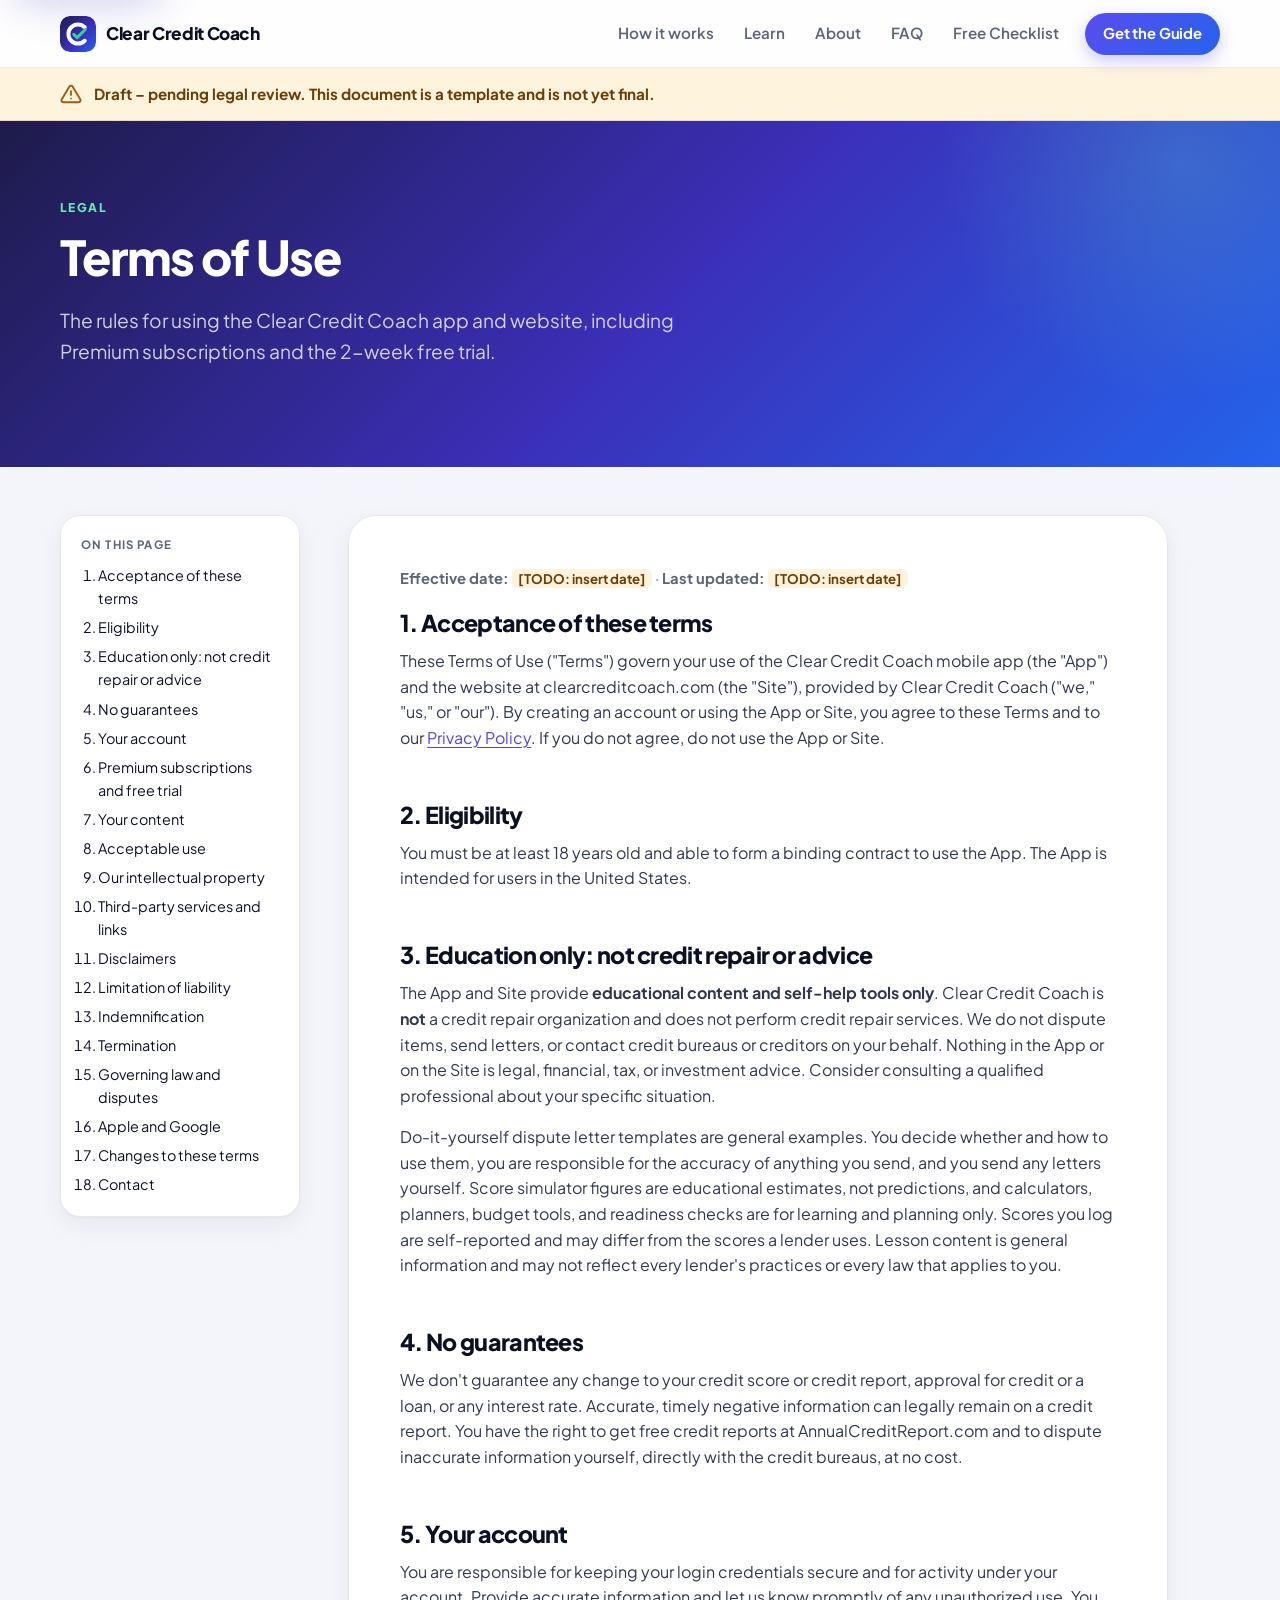
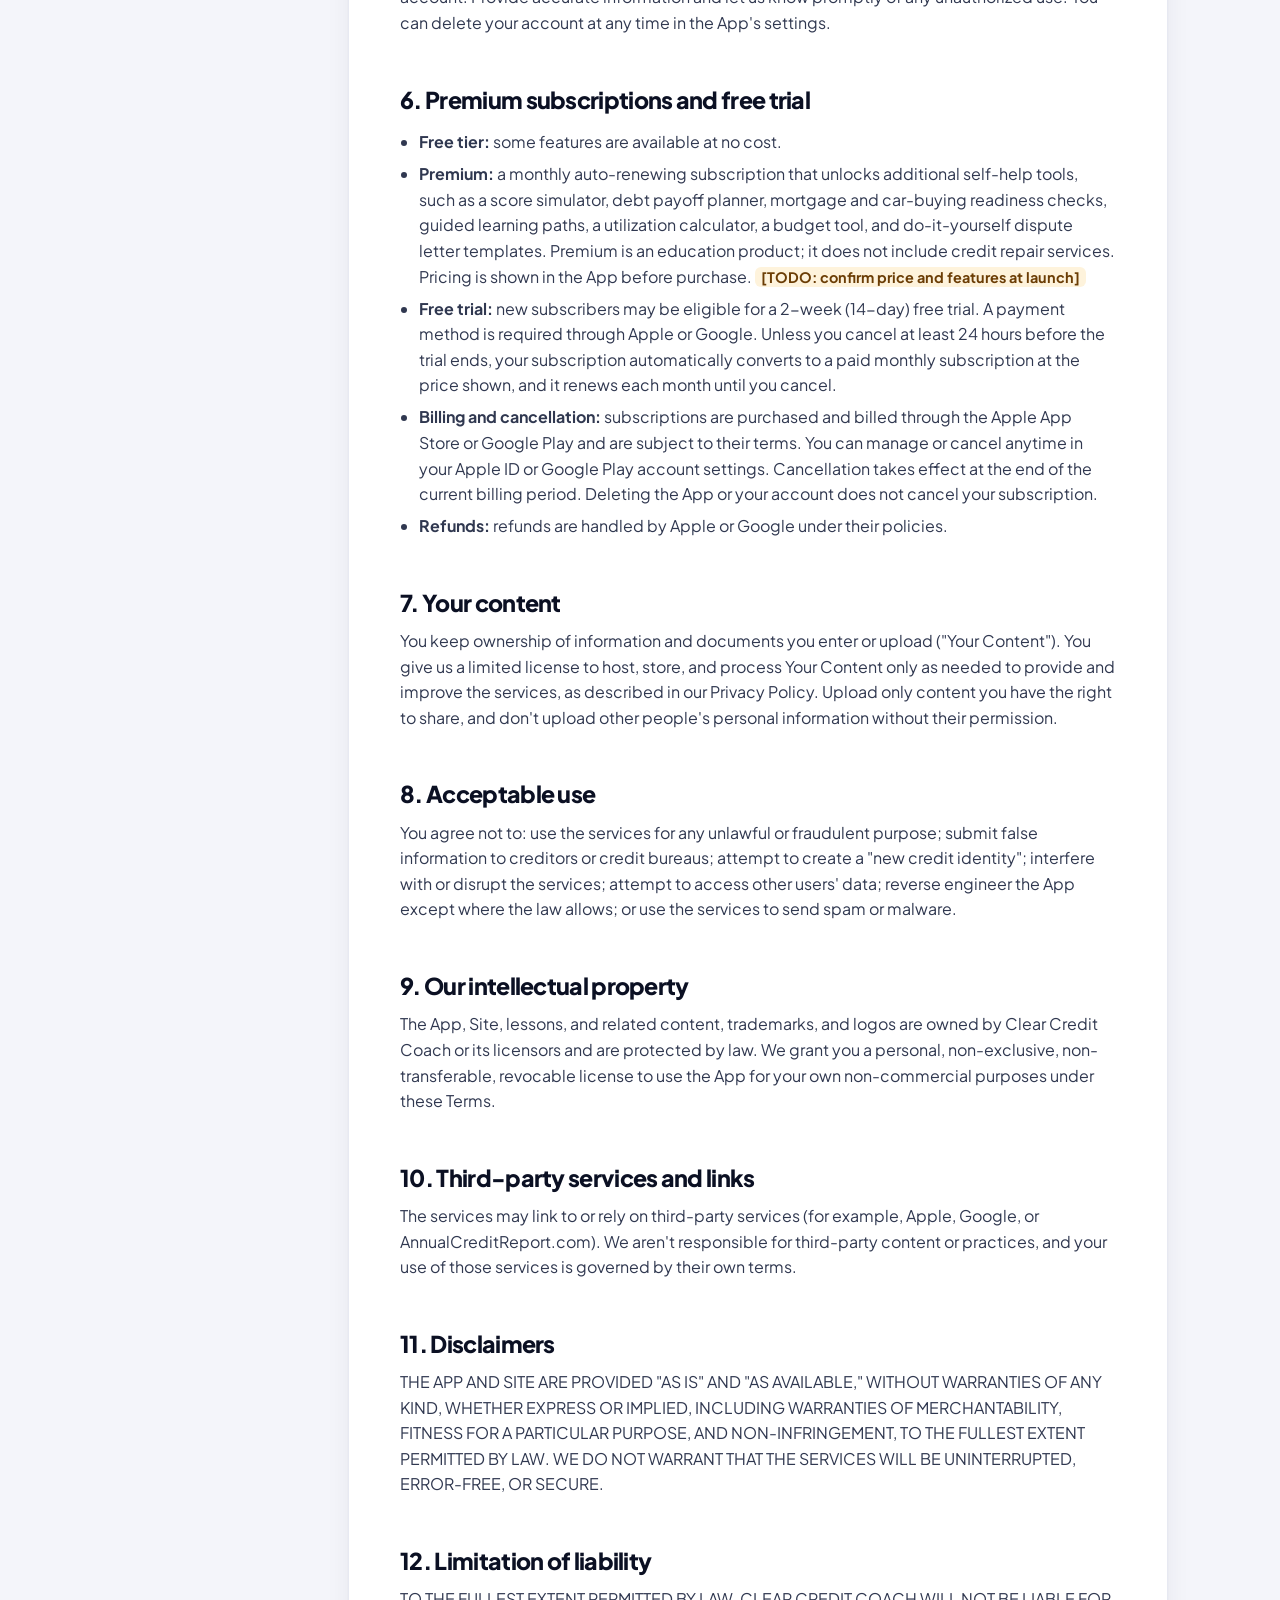
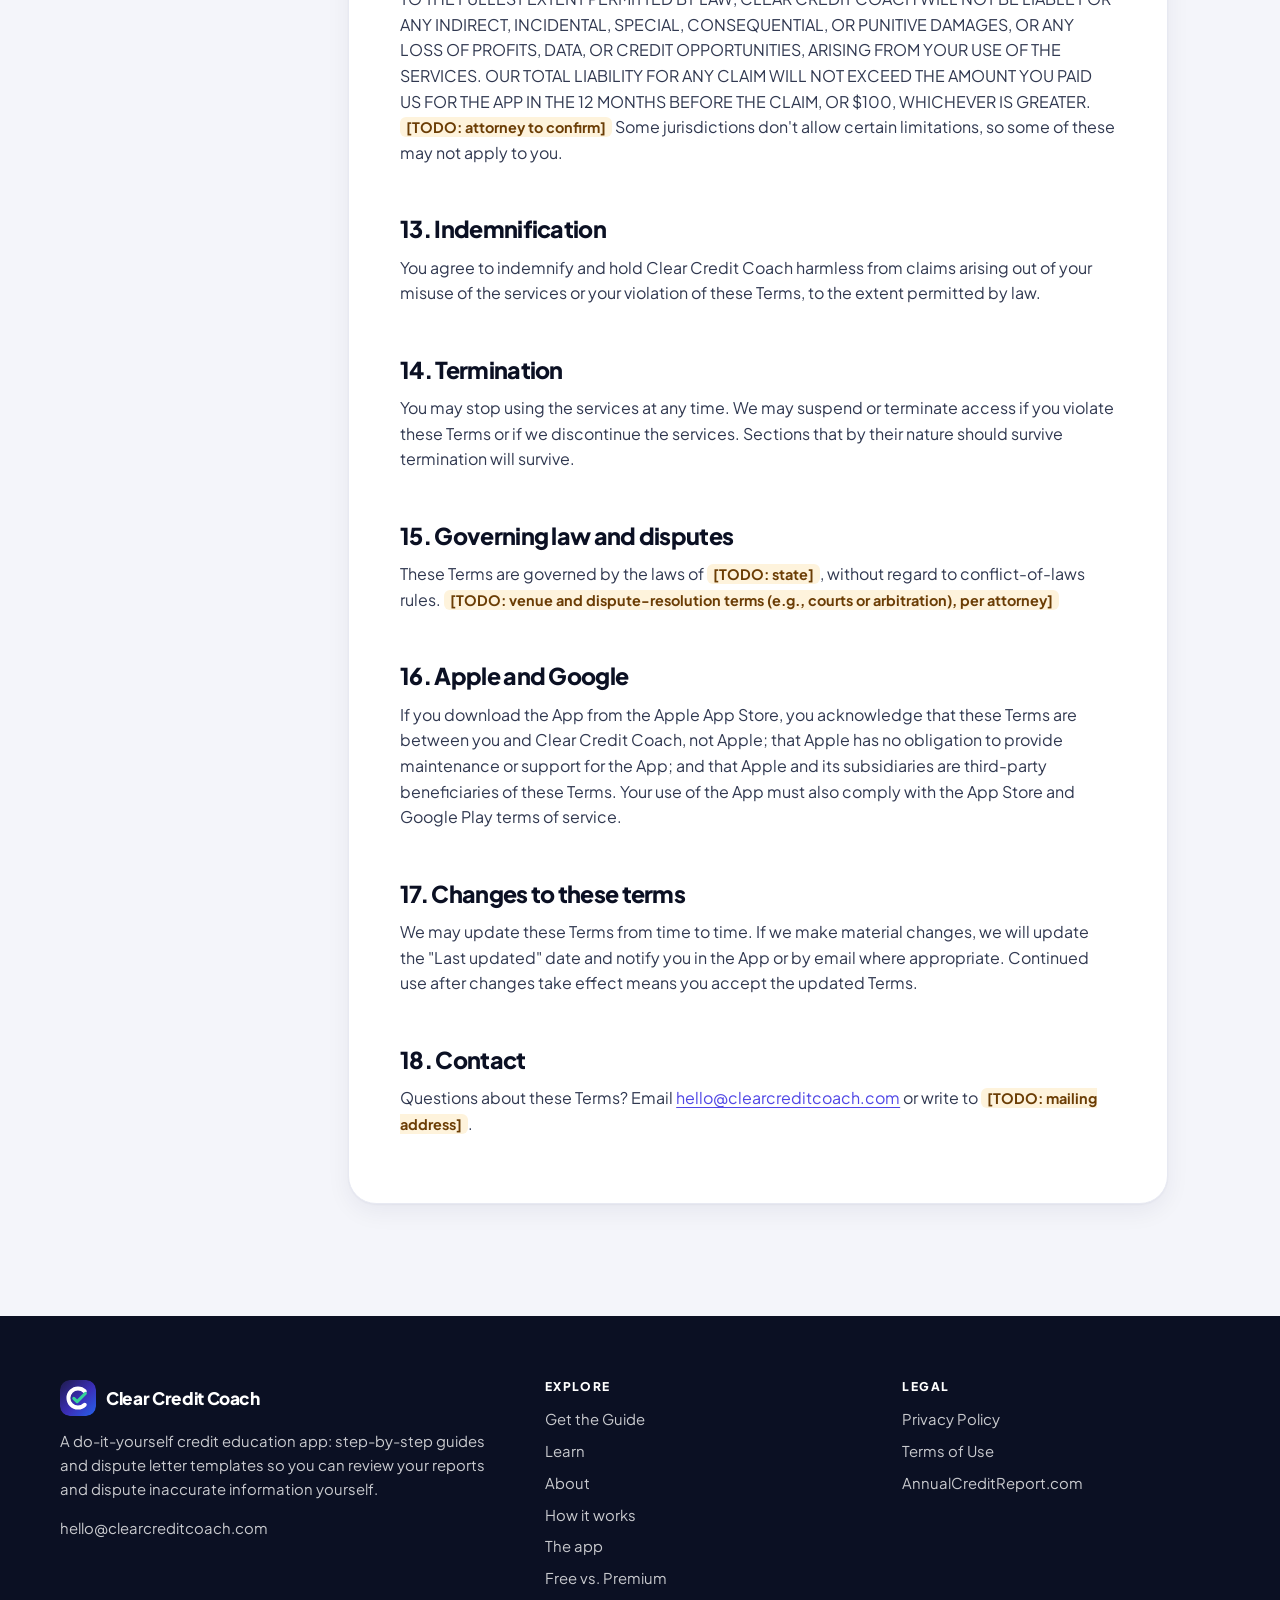
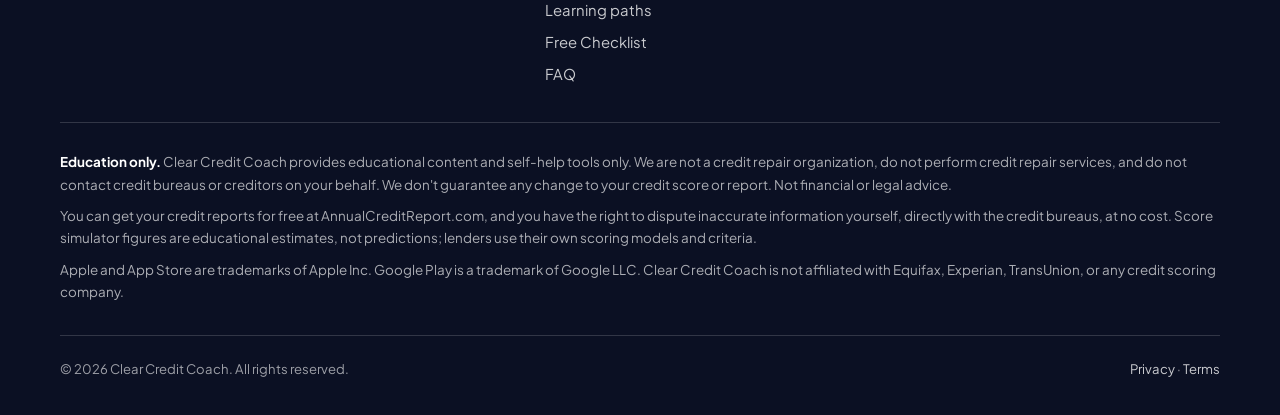
<file: terms/index.html>
<!doctype html>
<html lang="en" class="no-js">
<head>
<!--
  DRAFT TEMPLATE, pending legal review. Not legal advice.
  Attorney to review for: CROA and state credit-services laws (confirm education-only positioning,
  incl. DIY dispute letter templates and the score simulator), auto-renewal laws
  (free trial -> monthly), Apple/Google store terms (including Apple's minimum EULA terms),
  governing law/venue, arbitration/class-action waiver (if any), limitation of liability.
-->
<meta charset="utf-8">
<meta name="viewport" content="width=device-width, initial-scale=1, viewport-fit=cover">
<title>Terms of Use (Draft) | Clear Credit Coach</title>
<meta name="description" content="Draft Terms of Use for the Clear Credit Coach credit education app and website, including Premium subscriptions, the 2-week free trial, and our education-only disclaimer.">
<link rel="canonical" href="https://clearcreditcoach.com/terms/">
<meta name="theme-color" content="#1E1B4B">
<meta name="color-scheme" content="light">
<meta property="og:type" content="website">
<meta property="og:site_name" content="Clear Credit Coach">
<meta property="og:title" content="Terms of Use (Draft) | Clear Credit Coach">
<meta property="og:description" content="Draft Terms of Use for the Clear Credit Coach credit education app and website, including Premium subscriptions, the 2-week free trial, and our education-only disclaimer.">
<meta property="og:url" content="https://clearcreditcoach.com/terms/">
<meta property="og:image" content="https://clearcreditcoach.com/assets/img/og-image.jpg">
<meta property="og:image:width" content="1200">
<meta property="og:image:height" content="630">
<meta property="og:image:alt" content="Clear Credit Coach: You don't need to pay a credit repair company. Learn to handle it yourself.">
<meta property="og:locale" content="en_US">
<meta name="twitter:card" content="summary_large_image">
<meta name="twitter:title" content="Terms of Use (Draft) | Clear Credit Coach">
<meta name="twitter:description" content="Draft Terms of Use for the Clear Credit Coach credit education app and website, including Premium subscriptions, the 2-week free trial, and our education-only disclaimer.">
<meta name="twitter:image" content="https://clearcreditcoach.com/assets/img/og-image.jpg">
<link rel="icon" href="../favicon.ico" sizes="any">
<link rel="icon" href="../assets/img/favicon.svg" type="image/svg+xml">
<link rel="icon" href="../assets/img/favicon-32.png" sizes="32x32" type="image/png">
<link rel="apple-touch-icon" href="../assets/img/apple-touch-icon.png">
<link rel="manifest" href="../site.webmanifest">
<link rel="preload" href="../assets/fonts/plus-jakarta-sans-latin-var.woff2" as="font" type="font/woff2" crossorigin>
<link rel="stylesheet" href="../assets/css/styles.css">
<script src="../assets/js/main.js" defer></script>
</head>
<body>
<a class="skip-link" href="#main">Skip to content</a>
<header class="site-header">
  <div class="container header-inner">
    <a class="brand" href="../" aria-label="Clear Credit Coach home">
      <img src="../assets/img/favicon.svg" alt="" width="36" height="36">
      <span>Clear Credit Coach</span>
    </a>
    <button class="nav-toggle" type="button" aria-expanded="false" aria-controls="site-nav" aria-label="Open menu"><svg viewBox="0 0 24 24" fill="none" stroke="currentColor" stroke-width="2" stroke-linecap="round" stroke-linejoin="round" aria-hidden="true" focusable="false"><path d="M4 6h16M4 12h16M4 18h16"/></svg></button>
    <nav id="site-nav" class="nav" aria-label="Main">
      <a href="../#how">How it works</a>
      <a href="../learn/">Learn</a>
      <a href="../about/">About</a>
      <a href="../#faq">FAQ</a>
      <a href="../checklist/">Free Checklist</a>
      <a class="btn btn--primary btn--sm" href="../#guide">Get the Guide</a>
    </nav>
  </div>
</header>
<main id="main">
<div class="draft-banner" role="note">
  <div class="container"><svg viewBox="0 0 24 24" fill="none" stroke="currentColor" stroke-width="2" stroke-linecap="round" stroke-linejoin="round" aria-hidden="true" focusable="false"><path d="M10.3 3.9 1.8 18a2 2 0 0 0 1.7 3h17a2 2 0 0 0 1.7-3L13.7 3.9a2 2 0 0 0-3.4 0z"/><path d="M12 9v4M12 17h.01"/></svg><span>Draft &ndash; pending legal review. This document is a template and is not yet final.</span></div>
</div>
<section class="page-hero page-hero--compact" aria-labelledby="legal-title">
  <div class="container">
    <span class="eyebrow eyebrow--light">Legal</span>
    <h1 id="legal-title">Terms of Use</h1>
    <p class="lead">The rules for using the Clear Credit Coach app and website, including Premium subscriptions and the 2-week free trial.</p>
  </div>
</section>
<section class="section" style="padding-top:48px">
  <div class="container legal">
    <details class="toc" open><summary><strong>On this page</strong></summary><nav aria-label="On this page"><ol>
<li><a href="#accept">Acceptance of these terms</a></li>
<li><a href="#eligibility">Eligibility</a></li>
<li><a href="#education">Education only: not credit repair or advice</a></li>
<li><a href="#noguarantee">No guarantees</a></li>
<li><a href="#account">Your account</a></li>
<li><a href="#premium">Premium subscriptions and free trial</a></li>
<li><a href="#content">Your content</a></li>
<li><a href="#acceptable">Acceptable use</a></li>
<li><a href="#ip">Our intellectual property</a></li>
<li><a href="#third">Third-party services and links</a></li>
<li><a href="#disclaimer">Disclaimers</a></li>
<li><a href="#liability">Limitation of liability</a></li>
<li><a href="#indemnity">Indemnification</a></li>
<li><a href="#termination">Termination</a></li>
<li><a href="#law">Governing law and disputes</a></li>
<li><a href="#store">Apple and Google</a></li>
<li><a href="#changes">Changes to these terms</a></li>
<li><a href="#contact">Contact</a></li>
    </ol></nav></details>
    <article class="prose">
      <p class="meta"><strong>Effective date:</strong> <span class="todo">[TODO: insert date]</span> &middot; <strong>Last updated:</strong> <span class="todo">[TODO: insert date]</span></p>
<h2 id="accept">1. Acceptance of these terms</h2>
<p>These Terms of Use ("Terms") govern your use of the Clear Credit Coach mobile app (the "App") and the website at clearcreditcoach.com (the "Site"), provided by Clear Credit Coach ("we," "us," or "our"). By creating an account or using the App or Site, you agree to these Terms and to our <a href="../privacy/">Privacy Policy</a>. If you do not agree, do not use the App or Site.</p>
<h2 id="eligibility">2. Eligibility</h2>
<p>You must be at least 18 years old and able to form a binding contract to use the App. The App is intended for users in the United States.</p>
<h2 id="education">3. Education only: not credit repair or advice</h2>
<p>The App and Site provide <strong>educational content and self-help tools only</strong>. Clear Credit Coach is <strong>not</strong> a credit repair organization and does not perform credit repair services. We do not dispute items, send letters, or contact credit bureaus or creditors on your behalf. Nothing in the App or on the Site is legal, financial, tax, or investment advice. Consider consulting a qualified professional about your specific situation.</p>
<p>Do-it-yourself dispute letter templates are general examples. You decide whether and how to use them, you are responsible for the accuracy of anything you send, and you send any letters yourself. Score simulator figures are educational estimates, not predictions, and calculators, planners, budget tools, and readiness checks are for learning and planning only. Scores you log are self-reported and may differ from the scores a lender uses. Lesson content is general information and may not reflect every lender's practices or every law that applies to you.</p>
<h2 id="noguarantee">4. No guarantees</h2>
<p>We don't guarantee any change to your credit score or credit report, approval for credit or a loan, or any interest rate. Accurate, timely negative information can legally remain on a credit report. You have the right to get free credit reports at AnnualCreditReport.com and to dispute inaccurate information yourself, directly with the credit bureaus, at no cost.</p>
<h2 id="account">5. Your account</h2>
<p>You are responsible for keeping your login credentials secure and for activity under your account. Provide accurate information and let us know promptly of any unauthorized use. You can delete your account at any time in the App's settings.</p>
<h2 id="premium">6. Premium subscriptions and free trial</h2>
<ul>
<li><strong>Free tier:</strong> some features are available at no cost.</li>
<li><strong>Premium:</strong> a monthly auto-renewing subscription that unlocks additional self-help tools, such as a score simulator, debt payoff planner, mortgage and car-buying readiness checks, guided learning paths, a utilization calculator, a budget tool, and do-it-yourself dispute letter templates. Premium is an education product; it does not include credit repair services. Pricing is shown in the App before purchase. <span class="todo">[TODO: confirm price and features at launch]</span></li>
<li><strong>Free trial:</strong> new subscribers may be eligible for a 2-week (14-day) free trial. A payment method is required through Apple or Google. Unless you cancel at least 24 hours before the trial ends, your subscription automatically converts to a paid monthly subscription at the price shown, and it renews each month until you cancel.</li>
<li><strong>Billing and cancellation:</strong> subscriptions are purchased and billed through the Apple App Store or Google Play and are subject to their terms. You can manage or cancel anytime in your Apple ID or Google Play account settings. Cancellation takes effect at the end of the current billing period. Deleting the App or your account does not cancel your subscription.</li>
<li><strong>Refunds:</strong> refunds are handled by Apple or Google under their policies.</li>
</ul>
<h2 id="content">7. Your content</h2>
<p>You keep ownership of information and documents you enter or upload ("Your Content"). You give us a limited license to host, store, and process Your Content only as needed to provide and improve the services, as described in our Privacy Policy. Upload only content you have the right to share, and don't upload other people's personal information without their permission.</p>
<h2 id="acceptable">8. Acceptable use</h2>
<p>You agree not to: use the services for any unlawful or fraudulent purpose; submit false information to creditors or credit bureaus; attempt to create a "new credit identity"; interfere with or disrupt the services; attempt to access other users' data; reverse engineer the App except where the law allows; or use the services to send spam or malware.</p>
<h2 id="ip">9. Our intellectual property</h2>
<p>The App, Site, lessons, and related content, trademarks, and logos are owned by Clear Credit Coach or its licensors and are protected by law. We grant you a personal, non-exclusive, non-transferable, revocable license to use the App for your own non-commercial purposes under these Terms.</p>
<h2 id="third">10. Third-party services and links</h2>
<p>The services may link to or rely on third-party services (for example, Apple, Google, or AnnualCreditReport.com). We aren't responsible for third-party content or practices, and your use of those services is governed by their own terms.</p>
<h2 id="disclaimer">11. Disclaimers</h2>
<p>THE APP AND SITE ARE PROVIDED "AS IS" AND "AS AVAILABLE," WITHOUT WARRANTIES OF ANY KIND, WHETHER EXPRESS OR IMPLIED, INCLUDING WARRANTIES OF MERCHANTABILITY, FITNESS FOR A PARTICULAR PURPOSE, AND NON-INFRINGEMENT, TO THE FULLEST EXTENT PERMITTED BY LAW. WE DO NOT WARRANT THAT THE SERVICES WILL BE UNINTERRUPTED, ERROR-FREE, OR SECURE.</p>
<h2 id="liability">12. Limitation of liability</h2>
<p>TO THE FULLEST EXTENT PERMITTED BY LAW, CLEAR CREDIT COACH WILL NOT BE LIABLE FOR ANY INDIRECT, INCIDENTAL, SPECIAL, CONSEQUENTIAL, OR PUNITIVE DAMAGES, OR ANY LOSS OF PROFITS, DATA, OR CREDIT OPPORTUNITIES, ARISING FROM YOUR USE OF THE SERVICES. OUR TOTAL LIABILITY FOR ANY CLAIM WILL NOT EXCEED THE AMOUNT YOU PAID US FOR THE APP IN THE 12 MONTHS BEFORE THE CLAIM, OR $100, WHICHEVER IS GREATER. <span class="todo">[TODO: attorney to confirm]</span> Some jurisdictions don't allow certain limitations, so some of these may not apply to you.</p>
<h2 id="indemnity">13. Indemnification</h2>
<p>You agree to indemnify and hold Clear Credit Coach harmless from claims arising out of your misuse of the services or your violation of these Terms, to the extent permitted by law.</p>
<h2 id="termination">14. Termination</h2>
<p>You may stop using the services at any time. We may suspend or terminate access if you violate these Terms or if we discontinue the services. Sections that by their nature should survive termination will survive.</p>
<h2 id="law">15. Governing law and disputes</h2>
<p>These Terms are governed by the laws of <span class="todo">[TODO: state]</span>, without regard to conflict-of-laws rules. <span class="todo">[TODO: venue and dispute-resolution terms (e.g., courts or arbitration), per attorney]</span></p>
<h2 id="store">16. Apple and Google</h2>
<p>If you download the App from the Apple App Store, you acknowledge that these Terms are between you and Clear Credit Coach, not Apple; that Apple has no obligation to provide maintenance or support for the App; and that Apple and its subsidiaries are third-party beneficiaries of these Terms. Your use of the App must also comply with the App Store and Google Play terms of service.</p>
<h2 id="changes">17. Changes to these terms</h2>
<p>We may update these Terms from time to time. If we make material changes, we will update the "Last updated" date and notify you in the App or by email where appropriate. Continued use after changes take effect means you accept the updated Terms.</p>
<h2 id="contact">18. Contact</h2>
<p>Questions about these Terms? Email <a href="mailto:hello@clearcreditcoach.com">hello@clearcreditcoach.com</a> or write to <span class="todo">[TODO: mailing address]</span>.</p>
    </article>
  </div>
</section>
</main>
<footer class="site-footer">
  <div class="container">
    <div class="footer-top">
      <div>
        <a class="brand" href="../">
          <img src="../assets/img/favicon.svg" alt="" width="36" height="36">
          <span>Clear Credit Coach</span>
        </a>
        <p>A do-it-yourself credit education app: step-by-step guides and dispute letter templates so you can review your reports and dispute inaccurate information yourself.</p>
        <p><a href="mailto:hello@clearcreditcoach.com">hello@clearcreditcoach.com</a></p>
      </div>
      <div>
        <h2>Explore</h2>
        <ul>
          <li><a href="../#guide">Get the Guide</a></li>
          <li><a href="../learn/">Learn</a></li>
          <li><a href="../about/">About</a></li>
          <li><a href="../#how">How it works</a></li>
          <li><a href="../#app">The app</a></li>
          <li><a href="../#plans">Free vs. Premium</a></li>
          <li><a href="../#paths">Learning paths</a></li>
          <li><a href="../checklist/">Free Checklist</a></li>
          <li><a href="../#faq">FAQ</a></li>
        </ul>
      </div>
      <div>
        <h2>Legal</h2>
        <ul>
          <li><a href="../privacy/">Privacy Policy</a></li>
          <li><a href="../terms/">Terms of Use</a></li>
          <li><a href="https://www.annualcreditreport.com" rel="noopener">AnnualCreditReport.com</a></li>
        </ul>
      </div>
    </div>
    <div class="disclaimer">
      <p><strong>Education only.</strong> Clear Credit Coach provides educational content and self-help tools only. We are not a credit repair organization, do not perform credit repair services, and do not contact credit bureaus or creditors on your behalf. We don't guarantee any change to your credit score or report. Not financial or legal advice.</p>
      <p>You can get your credit reports for free at AnnualCreditReport.com, and you have the right to dispute inaccurate information yourself, directly with the credit bureaus, at no cost. Score simulator figures are educational estimates, not predictions; lenders use their own scoring models and criteria.</p>
      <p>Apple and App Store are trademarks of Apple Inc. Google Play is a trademark of Google LLC. Clear Credit Coach is not affiliated with Equifax, Experian, TransUnion, or any credit scoring company.</p>
    </div>
    <div class="footer-bottom">
      <span>&copy; <span data-year>2026</span> Clear Credit Coach. All rights reserved.</span>
      <span><a href="../privacy/">Privacy</a> &middot; <a href="../terms/">Terms</a></span>
    </div>
  </div>
</footer>
</body>
</html>
</file>
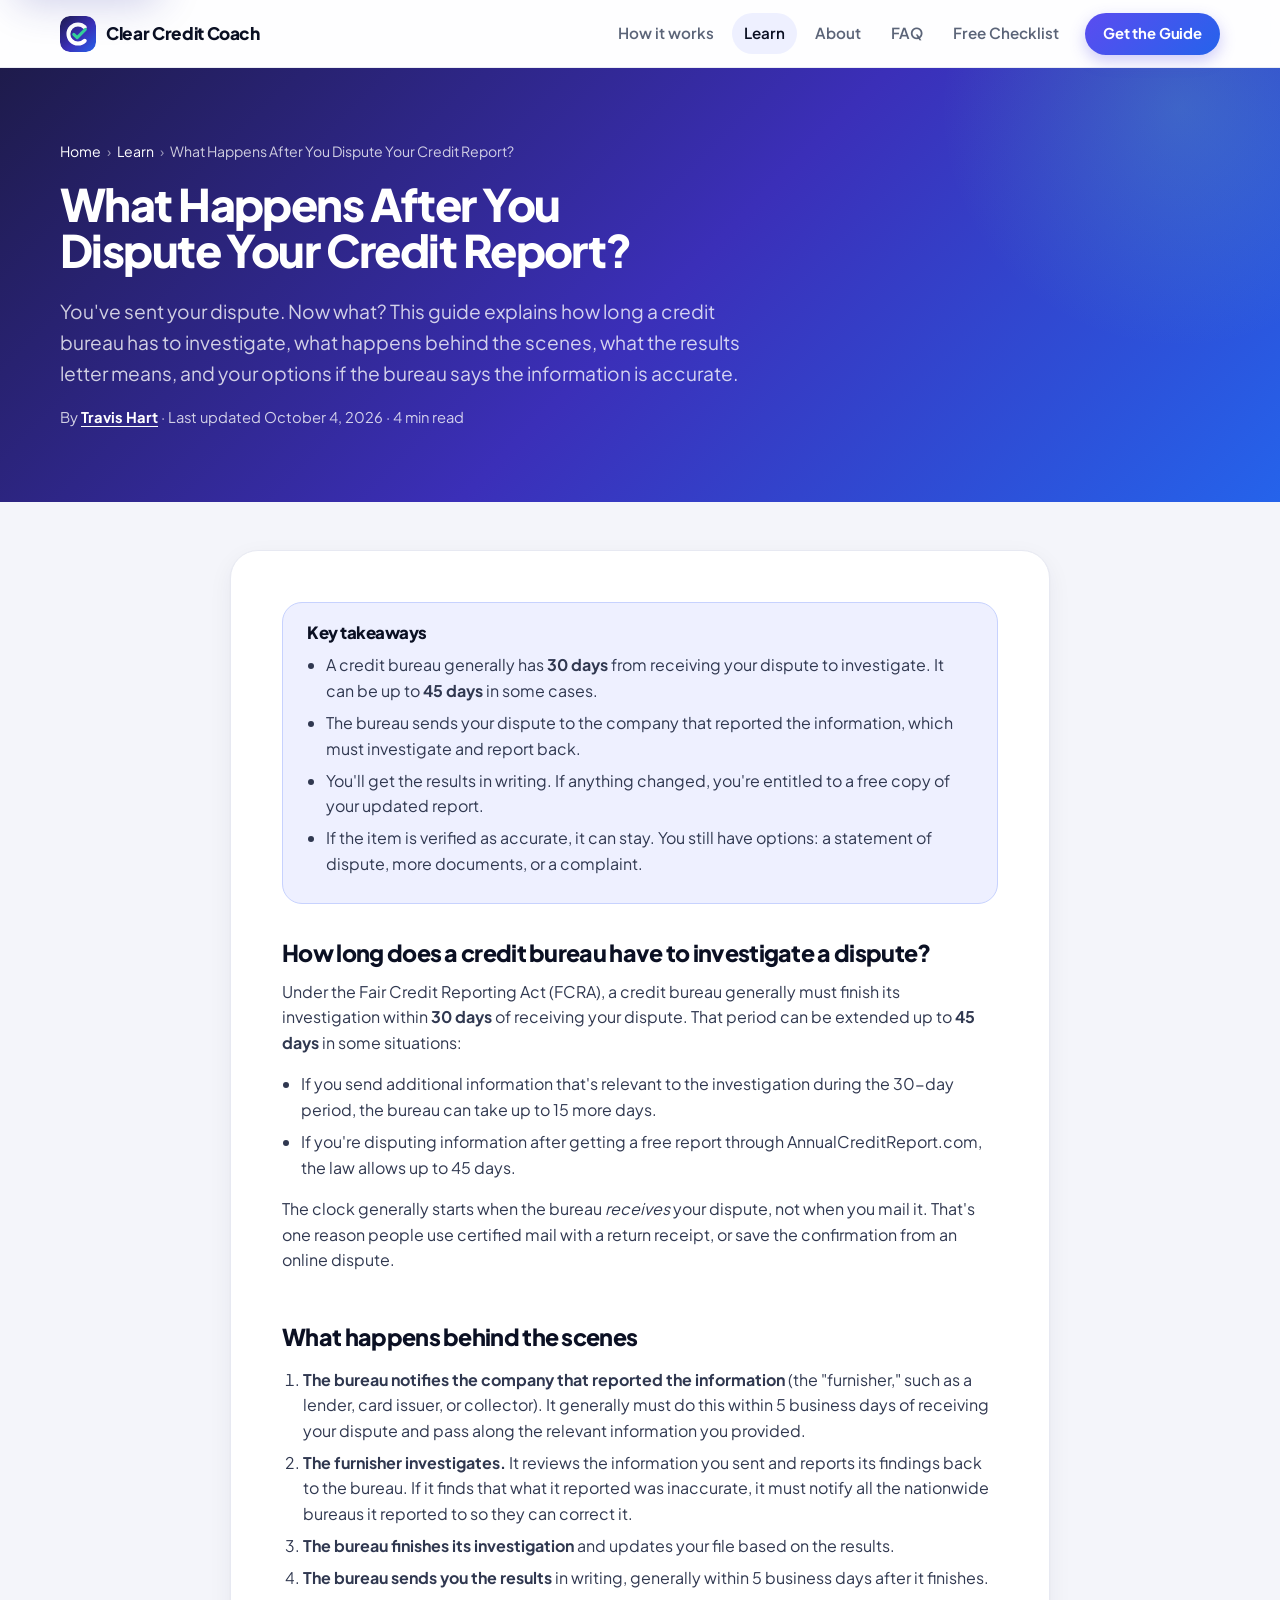
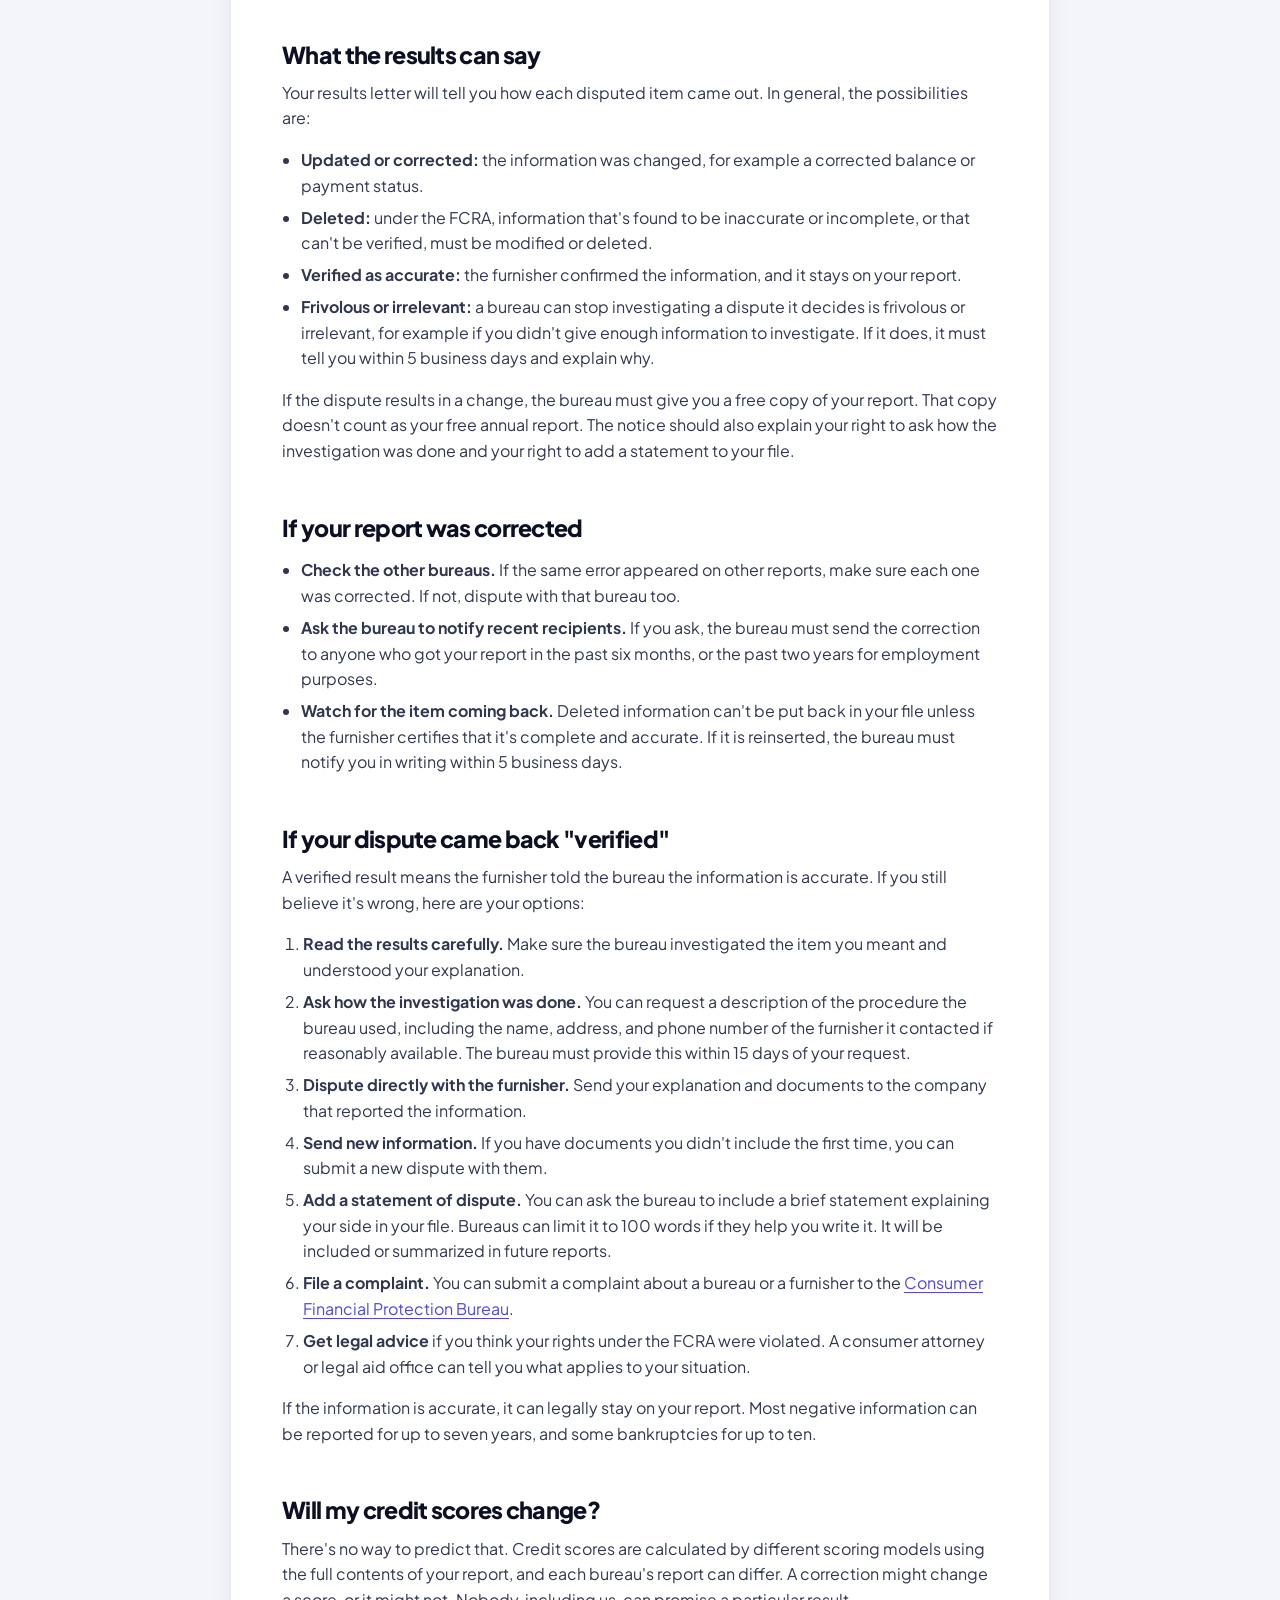
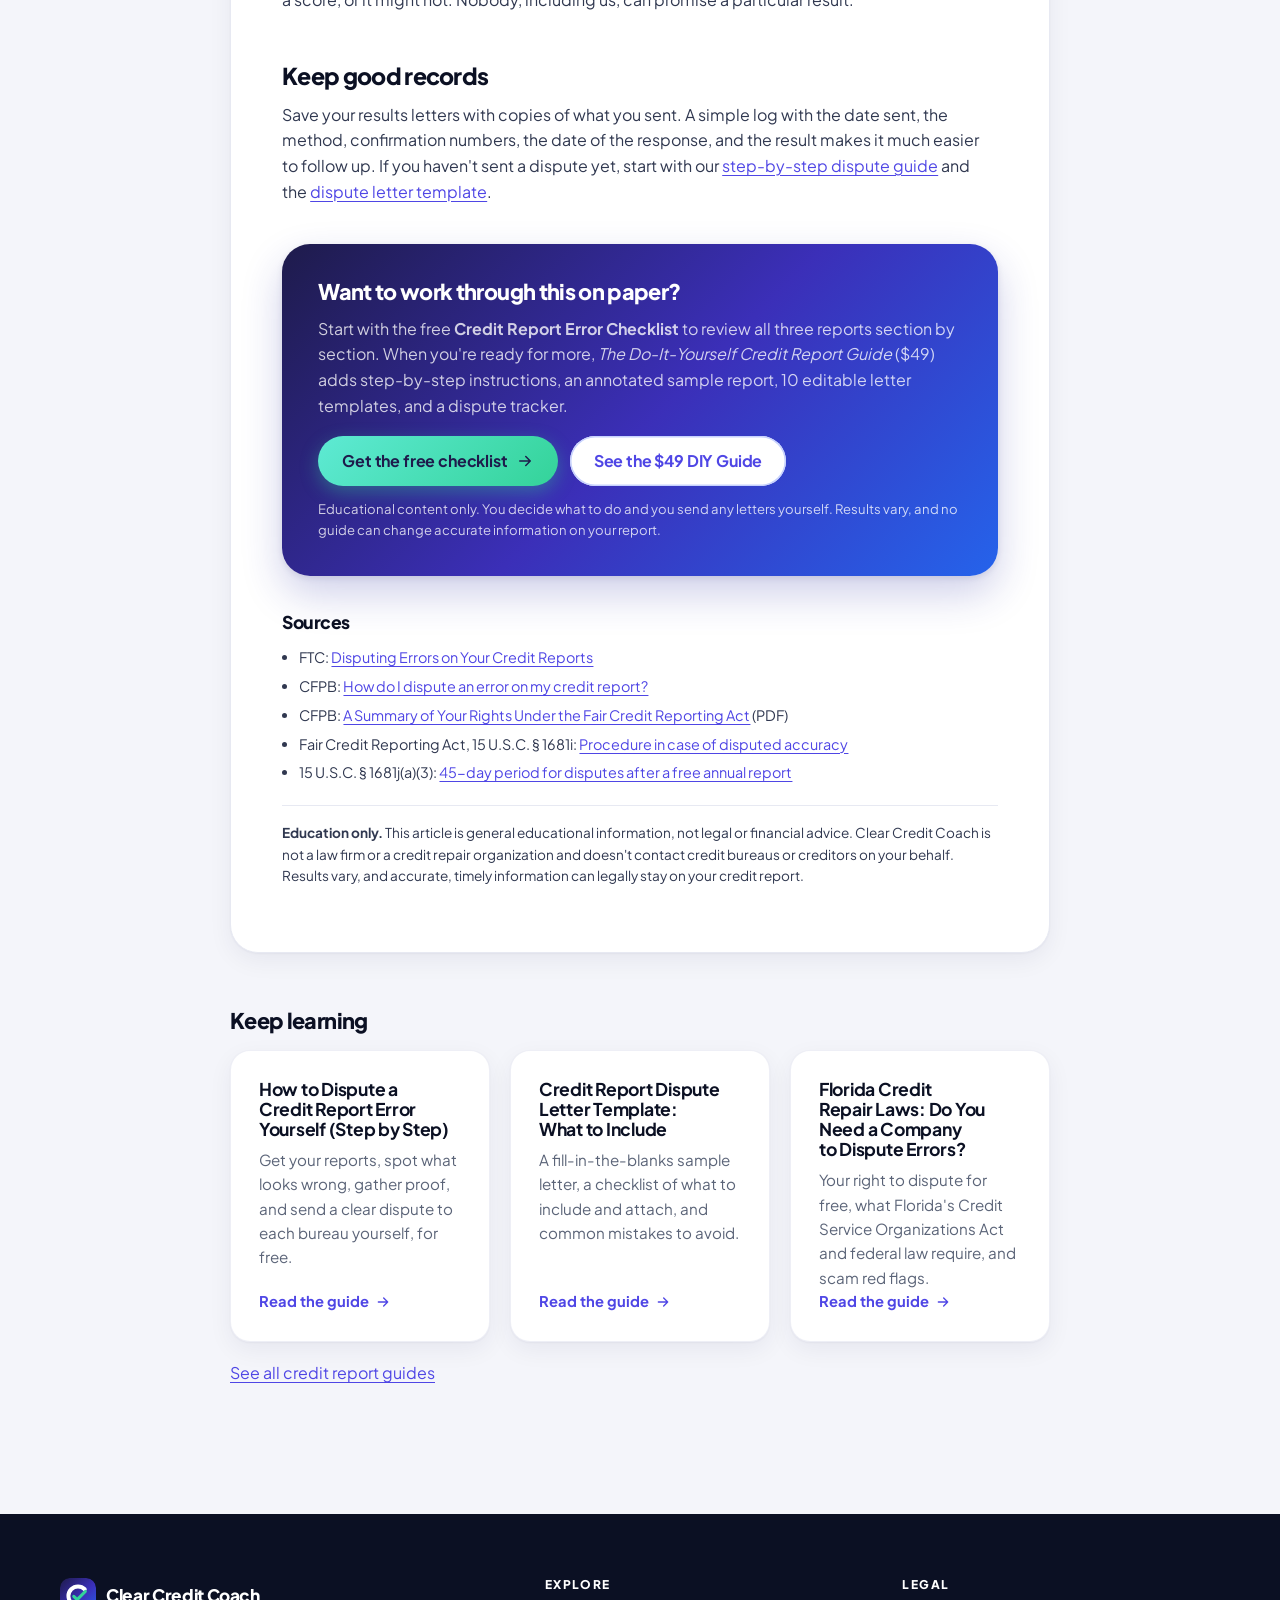
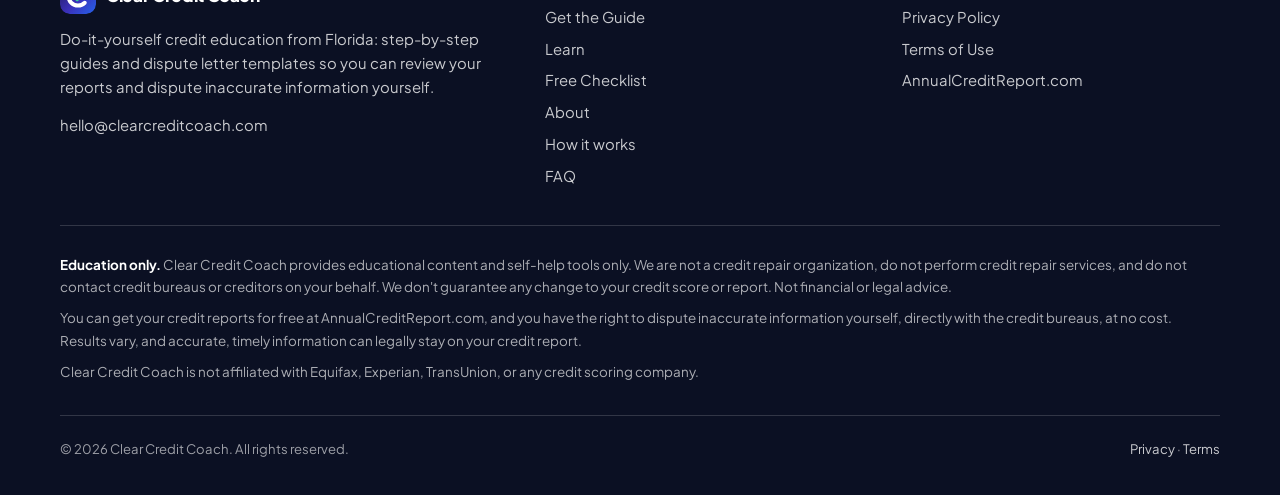
<file: learn/after-you-dispute-credit-report/index.html>
<!doctype html>
<html lang="en" class="no-js">
<head>
<meta charset="utf-8">
<meta name="viewport" content="width=device-width, initial-scale=1, viewport-fit=cover">
<title>What Happens After You Dispute Your Credit Report?</title>
<meta name="description" content="How long a credit bureau has to investigate (generally 30 days), what the results letter means, and your options if a dispute comes back verified.">
<link rel="canonical" href="https://clearcreditcoach.com/learn/after-you-dispute-credit-report/">
<meta name="theme-color" content="#1E1B4B">
<meta name="color-scheme" content="light">
<meta property="og:type" content="article">
<meta property="og:site_name" content="Clear Credit Coach">
<meta property="og:title" content="What Happens After You Dispute Your Credit Report?">
<meta property="og:description" content="How long a credit bureau has to investigate (generally 30 days), what the results letter means, and your options if a dispute comes back verified.">
<meta property="og:url" content="https://clearcreditcoach.com/learn/after-you-dispute-credit-report/">
<meta property="og:image" content="https://clearcreditcoach.com/assets/img/og-image.jpg">
<meta property="og:image:width" content="1200">
<meta property="og:image:height" content="630">
<meta property="og:image:alt" content="Clear Credit Coach: learn to review your credit reports and dispute errors yourself.">
<meta property="og:locale" content="en_US">
<meta name="twitter:card" content="summary_large_image">
<meta name="twitter:title" content="What Happens After You Dispute Your Credit Report?">
<meta name="twitter:description" content="How long a credit bureau has to investigate (generally 30 days), what the results letter means, and your options if a dispute comes back verified.">
<meta name="twitter:image" content="https://clearcreditcoach.com/assets/img/og-image.jpg">
<link rel="icon" href="/favicon.ico" sizes="any">
<link rel="icon" href="/assets/img/favicon.svg" type="image/svg+xml">
<link rel="apple-touch-icon" href="/assets/img/apple-touch-icon.png">
<link rel="manifest" href="/site.webmanifest">
<link rel="preload" href="/assets/fonts/plus-jakarta-sans-latin-var.woff2" as="font" type="font/woff2" crossorigin>
<link rel="stylesheet" href="/assets/css/styles.css">
<script src="/assets/js/main.js" defer></script>
<script type="application/ld+json">{"@context":"https://schema.org","@graph":[{"@type":"Article","@id":"https://clearcreditcoach.com/learn/after-you-dispute-credit-report/#article","headline":"What Happens After You Dispute Your Credit Report?","description":"How long a credit bureau has to investigate (generally 30 days), what the results letter means, and your options if a dispute comes back verified.","image":"https://clearcreditcoach.com/assets/img/og-image.jpg","datePublished":"2026-10-04","dateModified":"2026-10-04","author":{"@type":"Person","@id":"https://clearcreditcoach.com/about/#travis-hart","name":"Travis Hart","url":"https://clearcreditcoach.com/about/","jobTitle":"Founder","worksFor":{"@id":"https://clearcreditcoach.com/#org"},"address":{"@type":"PostalAddress","addressRegion":"FL","addressCountry":"US"}},"publisher":{"@id":"https://clearcreditcoach.com/#org"},"mainEntityOfPage":"https://clearcreditcoach.com/learn/after-you-dispute-credit-report/","inLanguage":"en-US","wordCount":983,"isAccessibleForFree":true},{"@type":"BreadcrumbList","itemListElement":[{"@type":"ListItem","position":1,"name":"Home","item":"https://clearcreditcoach.com/"},{"@type":"ListItem","position":2,"name":"Learn","item":"https://clearcreditcoach.com/learn/"},{"@type":"ListItem","position":3,"name":"What Happens After You Dispute Your Credit Report?","item":"https://clearcreditcoach.com/learn/after-you-dispute-credit-report/"}]}]}</script>
<meta property="article:published_time" content="2026-10-04">
<meta property="article:modified_time" content="2026-10-04">
<meta name="author" content="Travis Hart">
</head>
<body>
<a class="skip-link" href="#main">Skip to content</a>
<header class="site-header">
  <div class="container header-inner">
    <a class="brand" href="/" aria-label="Clear Credit Coach home">
      <img src="/assets/img/favicon.svg" alt="" width="36" height="36">
      <span>Clear Credit Coach</span>
    </a>
    <button class="nav-toggle" type="button" aria-expanded="false" aria-controls="site-nav" aria-label="Open menu"><svg viewBox="0 0 24 24" fill="none" stroke="currentColor" stroke-width="2" stroke-linecap="round" stroke-linejoin="round" aria-hidden="true" focusable="false"><path d="M4 6h16M4 12h16M4 18h16"/></svg></button>
    <nav id="site-nav" class="nav" aria-label="Main">
      <a href="/#how">How it works</a>
      <a href="/learn/" aria-current="page">Learn</a>
      <a href="/about/">About</a>
      <a href="/#faq">FAQ</a>
      <a href="/checklist/">Free Checklist</a>
      <a class="btn btn--primary btn--sm" href="/#guide">Get the Guide</a>
    </nav>
  </div>
</header>
<main id="main">
<section class="page-hero page-hero--compact page-hero--article" aria-labelledby="article-title">
  <div class="container">
    <nav class="breadcrumbs" aria-label="Breadcrumb"><ol><li><a href="/">Home</a></li><li><a href="/learn/">Learn</a></li><li aria-current="page">What Happens After You Dispute Your Credit Report?</li></ol></nav>
    <h1 id="article-title">What Happens After You Dispute Your Credit Report?</h1>
    <p class="lead">You've sent your dispute. Now what? This guide explains how long a credit bureau has to investigate, what happens behind the scenes, what the results letter means, and your options if the bureau says the information is accurate.</p>
    <p class="byline">By <a href="/about/">Travis Hart</a> &middot; Last updated <time datetime="2026-10-04">October 4, 2026</time> &middot; 4 min read</p>
  </div>
</section>
<section class="section article-section">
  <div class="container">
    <article class="prose article">
<div class="takeaways">
  <h2>Key takeaways</h2>
  <ul>
    <li>A credit bureau generally has <strong>30 days</strong> from receiving your dispute to investigate. It can be up to <strong>45 days</strong> in some cases.</li>
    <li>The bureau sends your dispute to the company that reported the information, which must investigate and report back.</li>
    <li>You'll get the results in writing. If anything changed, you're entitled to a free copy of your updated report.</li>
    <li>If the item is verified as accurate, it can stay. You still have options: a statement of dispute, more documents, or a complaint.</li>
  </ul>
</div>

<h2 id="timeline">How long does a credit bureau have to investigate a dispute?</h2>
<p>Under the Fair Credit Reporting Act (FCRA), a credit bureau generally must finish its investigation within <strong>30 days</strong> of receiving your dispute. That period can be extended up to <strong>45 days</strong> in some situations:</p>
<ul>
  <li>If you send additional information that's relevant to the investigation during the 30-day period, the bureau can take up to 15 more days.</li>
  <li>If you're disputing information after getting a free report through AnnualCreditReport.com, the law allows up to 45 days.</li>
</ul>
<p>The clock generally starts when the bureau <em>receives</em> your dispute, not when you mail it. That's one reason people use certified mail with a return receipt, or save the confirmation from an online dispute.</p>

<h2 id="behind-the-scenes">What happens behind the scenes</h2>
<ol>
  <li><strong>The bureau notifies the company that reported the information</strong> (the "furnisher," such as a lender, card issuer, or collector). It generally must do this within 5 business days of receiving your dispute and pass along the relevant information you provided.</li>
  <li><strong>The furnisher investigates.</strong> It reviews the information you sent and reports its findings back to the bureau. If it finds that what it reported was inaccurate, it must notify all the nationwide bureaus it reported to so they can correct it.</li>
  <li><strong>The bureau finishes its investigation</strong> and updates your file based on the results.</li>
  <li><strong>The bureau sends you the results</strong> in writing, generally within 5 business days after it finishes.</li>
</ol>

<h2 id="results">What the results can say</h2>
<p>Your results letter will tell you how each disputed item came out. In general, the possibilities are:</p>
<ul>
  <li><strong>Updated or corrected:</strong> the information was changed, for example a corrected balance or payment status.</li>
  <li><strong>Deleted:</strong> under the FCRA, information that's found to be inaccurate or incomplete, or that can't be verified, must be modified or deleted.</li>
  <li><strong>Verified as accurate:</strong> the furnisher confirmed the information, and it stays on your report.</li>
  <li><strong>Frivolous or irrelevant:</strong> a bureau can stop investigating a dispute it decides is frivolous or irrelevant, for example if you didn't give enough information to investigate. If it does, it must tell you within 5 business days and explain why.</li>
</ul>
<p>If the dispute results in a change, the bureau must give you a free copy of your report. That copy doesn't count as your free annual report. The notice should also explain your right to ask how the investigation was done and your right to add a statement to your file.</p>

<h2 id="corrected">If your report was corrected</h2>
<ul>
  <li><strong>Check the other bureaus.</strong> If the same error appeared on other reports, make sure each one was corrected. If not, dispute with that bureau too.</li>
  <li><strong>Ask the bureau to notify recent recipients.</strong> If you ask, the bureau must send the correction to anyone who got your report in the past six months, or the past two years for employment purposes.</li>
  <li><strong>Watch for the item coming back.</strong> Deleted information can't be put back in your file unless the furnisher certifies that it's complete and accurate. If it is reinserted, the bureau must notify you in writing within 5 business days.</li>
</ul>

<h2 id="verified">If your dispute came back "verified"</h2>
<p>A verified result means the furnisher told the bureau the information is accurate. If you still believe it's wrong, here are your options:</p>
<ol>
  <li><strong>Read the results carefully.</strong> Make sure the bureau investigated the item you meant and understood your explanation.</li>
  <li><strong>Ask how the investigation was done.</strong> You can request a description of the procedure the bureau used, including the name, address, and phone number of the furnisher it contacted if reasonably available. The bureau must provide this within 15 days of your request.</li>
  <li><strong>Dispute directly with the furnisher.</strong> Send your explanation and documents to the company that reported the information.</li>
  <li><strong>Send new information.</strong> If you have documents you didn't include the first time, you can submit a new dispute with them.</li>
  <li><strong>Add a statement of dispute.</strong> You can ask the bureau to include a brief statement explaining your side in your file. Bureaus can limit it to 100 words if they help you write it. It will be included or summarized in future reports.</li>
  <li><strong>File a complaint.</strong> You can submit a complaint about a bureau or a furnisher to the <a href="https://www.consumerfinance.gov/complaint/" rel="noopener">Consumer Financial Protection Bureau</a>.</li>
  <li><strong>Get legal advice</strong> if you think your rights under the FCRA were violated. A consumer attorney or legal aid office can tell you what applies to your situation.</li>
</ol>
<p>If the information is accurate, it can legally stay on your report. Most negative information can be reported for up to seven years, and some bankruptcies for up to ten.</p>

<h2 id="scores">Will my credit scores change?</h2>
<p>There's no way to predict that. Credit scores are calculated by different scoring models using the full contents of your report, and each bureau's report can differ. A correction might change a score, or it might not. Nobody, including us, can promise a particular result.</p>

<h2 id="records">Keep good records</h2>
<p>Save your results letters with copies of what you sent. A simple log with the date sent, the method, confirmation numbers, the date of the response, and the result makes it much easier to follow up. If you haven't sent a dispute yet, start with our <a href="/learn/dispute-credit-report-error-yourself/">step-by-step dispute guide</a> and the <a href="/learn/credit-report-dispute-letter-template/">dispute letter template</a>.</p>
<aside class="cta-box" aria-label="Free checklist and DIY guide">
  <h2>Want to work through this on paper?</h2>
  <p>Start with the free <strong>Credit Report Error Checklist</strong> to review all three reports section by section. When you're ready for more, <em>The Do-It-Yourself Credit Report Guide</em> ($49) adds step-by-step instructions, an annotated sample report, 10 editable letter templates, and a dispute tracker.</p>
  <div class="btn-row">
    <a class="btn btn--mint" href="/checklist/">Get the free checklist <svg viewBox="0 0 24 24" fill="none" stroke="currentColor" stroke-width="2" stroke-linecap="round" stroke-linejoin="round" aria-hidden="true" focusable="false"><path d="M5 12h14M13 6l6 6-6 6"/></svg></a>
    <a class="btn btn--outline" href="https://clearcoach.gumroad.com/l/diy-credit-guide">See the $49 DIY Guide</a>
  </div>
  <p class="cta-note">Educational content only. You decide what to do and you send any letters yourself. Results vary, and no guide can change accurate information on your report.</p>
</aside>
<div class="sources">
  <h2 id="sources">Sources</h2>
  <ul>
<li>FTC: <a href="https://consumer.ftc.gov/articles/disputing-errors-your-credit-reports" rel="noopener">Disputing Errors on Your Credit Reports</a></li>
<li>CFPB: <a href="https://www.consumerfinance.gov/ask-cfpb/how-do-i-dispute-an-error-on-my-credit-report-en-314/" rel="noopener">How do I dispute an error on my credit report?</a></li>
<li>CFPB: <a href="https://files.consumerfinance.gov/f/documents/bcfp_consumer-rights-summary_2018-09.pdf" rel="noopener">A Summary of Your Rights Under the Fair Credit Reporting Act</a> (PDF)</li>
<li>Fair Credit Reporting Act, 15 U.S.C. &sect; 1681i: <a href="https://www.law.cornell.edu/uscode/text/15/1681i" rel="noopener">Procedure in case of disputed accuracy</a></li>
<li>15 U.S.C. &sect; 1681j(a)(3): <a href="https://www.law.cornell.edu/uscode/text/15/1681j" rel="noopener">45-day period for disputes after a free annual report</a></li>
  </ul>
</div>
<p class="article-disclaimer"><strong>Education only.</strong> This article is general educational information, not legal or financial advice. Clear Credit Coach is not a law firm or a credit repair organization and doesn't contact credit bureaus or creditors on your behalf. Results vary, and accurate, timely information can legally stay on your credit report.</p>
    </article>
    <nav class="related" aria-labelledby="related-title">
      <h2 id="related-title">Keep learning</h2>
      <div class="learn-grid"><a class="card learn-card" href="/learn/dispute-credit-report-error-yourself/"><h3>How to Dispute a Credit Report Error Yourself (Step by Step)</h3><p>Get your reports, spot what looks wrong, gather proof, and send a clear dispute to each bureau yourself, for free.</p><span class="learn-more">Read the guide <svg viewBox="0 0 24 24" fill="none" stroke="currentColor" stroke-width="2" stroke-linecap="round" stroke-linejoin="round" aria-hidden="true" focusable="false"><path d="M5 12h14M13 6l6 6-6 6"/></svg></span></a><a class="card learn-card" href="/learn/credit-report-dispute-letter-template/"><h3>Credit Report Dispute Letter Template: What to Include</h3><p>A fill-in-the-blanks sample letter, a checklist of what to include and attach, and common mistakes to avoid.</p><span class="learn-more">Read the guide <svg viewBox="0 0 24 24" fill="none" stroke="currentColor" stroke-width="2" stroke-linecap="round" stroke-linejoin="round" aria-hidden="true" focusable="false"><path d="M5 12h14M13 6l6 6-6 6"/></svg></span></a><a class="card learn-card" href="/learn/florida-credit-repair-laws/"><h3>Florida Credit Repair Laws: Do You Need a Company to Dispute Errors?</h3><p>Your right to dispute for free, what Florida&#x27;s Credit Service Organizations Act and federal law require, and scam red flags.</p><span class="learn-more">Read the guide <svg viewBox="0 0 24 24" fill="none" stroke="currentColor" stroke-width="2" stroke-linecap="round" stroke-linejoin="round" aria-hidden="true" focusable="false"><path d="M5 12h14M13 6l6 6-6 6"/></svg></span></a></div>
      <p class="related-all"><a href="/learn/">See all credit report guides</a></p>
    </nav>
  </div>
</section>
</main>
<footer class="site-footer">
  <div class="container">
    <div class="footer-top">
      <div>
        <a class="brand" href="/">
          <img src="/assets/img/favicon.svg" alt="" width="36" height="36">
          <span>Clear Credit Coach</span>
        </a>
        <p>Do-it-yourself credit education from Florida: step-by-step guides and dispute letter templates so you can review your reports and dispute inaccurate information yourself.</p>
        <p><a href="mailto:hello@clearcreditcoach.com">hello@clearcreditcoach.com</a></p>
      </div>
      <div>
        <h2>Explore</h2>
        <ul>
          <li><a href="/#guide">Get the Guide</a></li>
          <li><a href="/learn/">Learn</a></li>
          <li><a href="/checklist/">Free Checklist</a></li>
          <li><a href="/about/">About</a></li>
          <li><a href="/#how">How it works</a></li>
          <li><a href="/#faq">FAQ</a></li>
        </ul>
      </div>
      <div>
        <h2>Legal</h2>
        <ul>
          <li><a href="/privacy/">Privacy Policy</a></li>
          <li><a href="/terms/">Terms of Use</a></li>
          <li><a href="https://www.annualcreditreport.com" rel="noopener">AnnualCreditReport.com</a></li>
        </ul>
      </div>
    </div>
    <div class="disclaimer">
      <p><strong>Education only.</strong> Clear Credit Coach provides educational content and self-help tools only. We are not a credit repair organization, do not perform credit repair services, and do not contact credit bureaus or creditors on your behalf. We don't guarantee any change to your credit score or report. Not financial or legal advice.</p>
      <p>You can get your credit reports for free at AnnualCreditReport.com, and you have the right to dispute inaccurate information yourself, directly with the credit bureaus, at no cost. Results vary, and accurate, timely information can legally stay on your credit report.</p>
      <p>Clear Credit Coach is not affiliated with Equifax, Experian, TransUnion, or any credit scoring company.</p>
    </div>
    <div class="footer-bottom">
      <span>&copy; <span data-year>2026</span> Clear Credit Coach. All rights reserved.</span>
      <span><a href="/privacy/">Privacy</a> &middot; <a href="/terms/">Terms</a></span>
    </div>
  </div>
</footer>
</body>
</html>
</file>
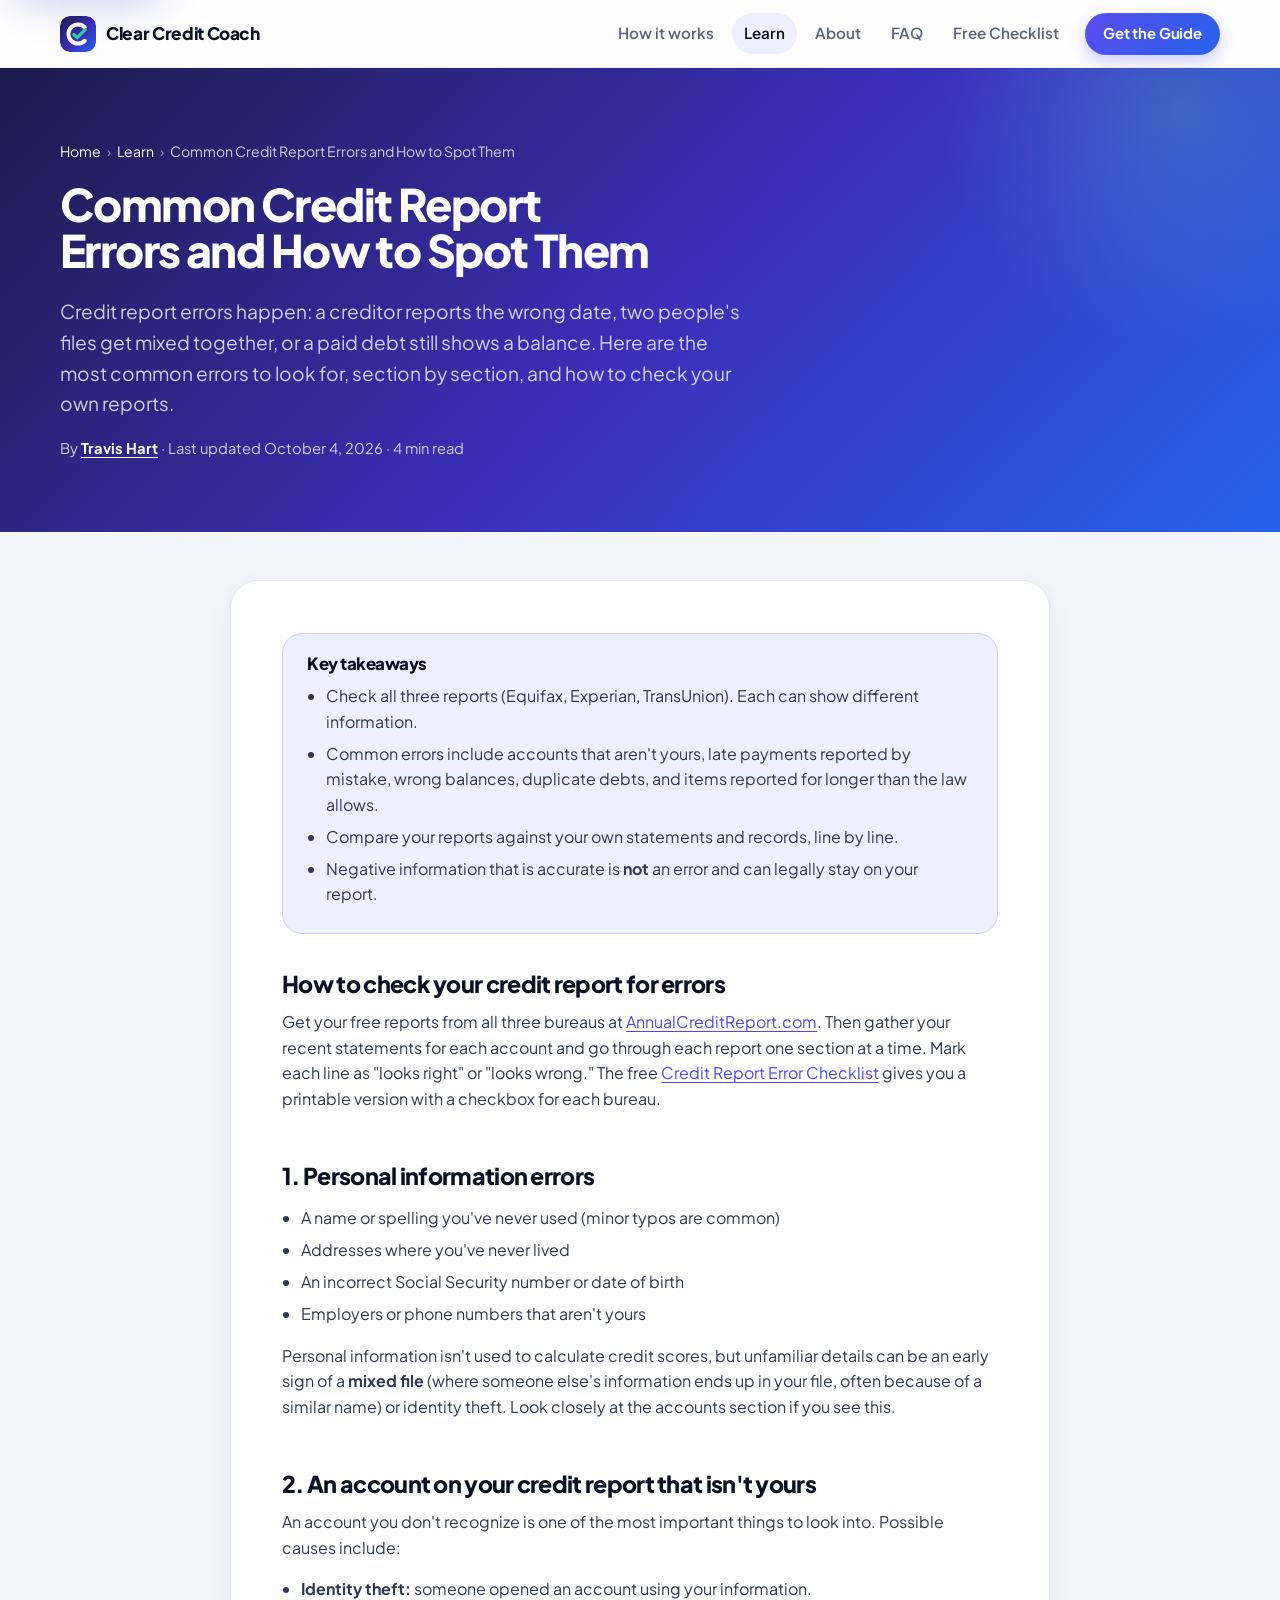
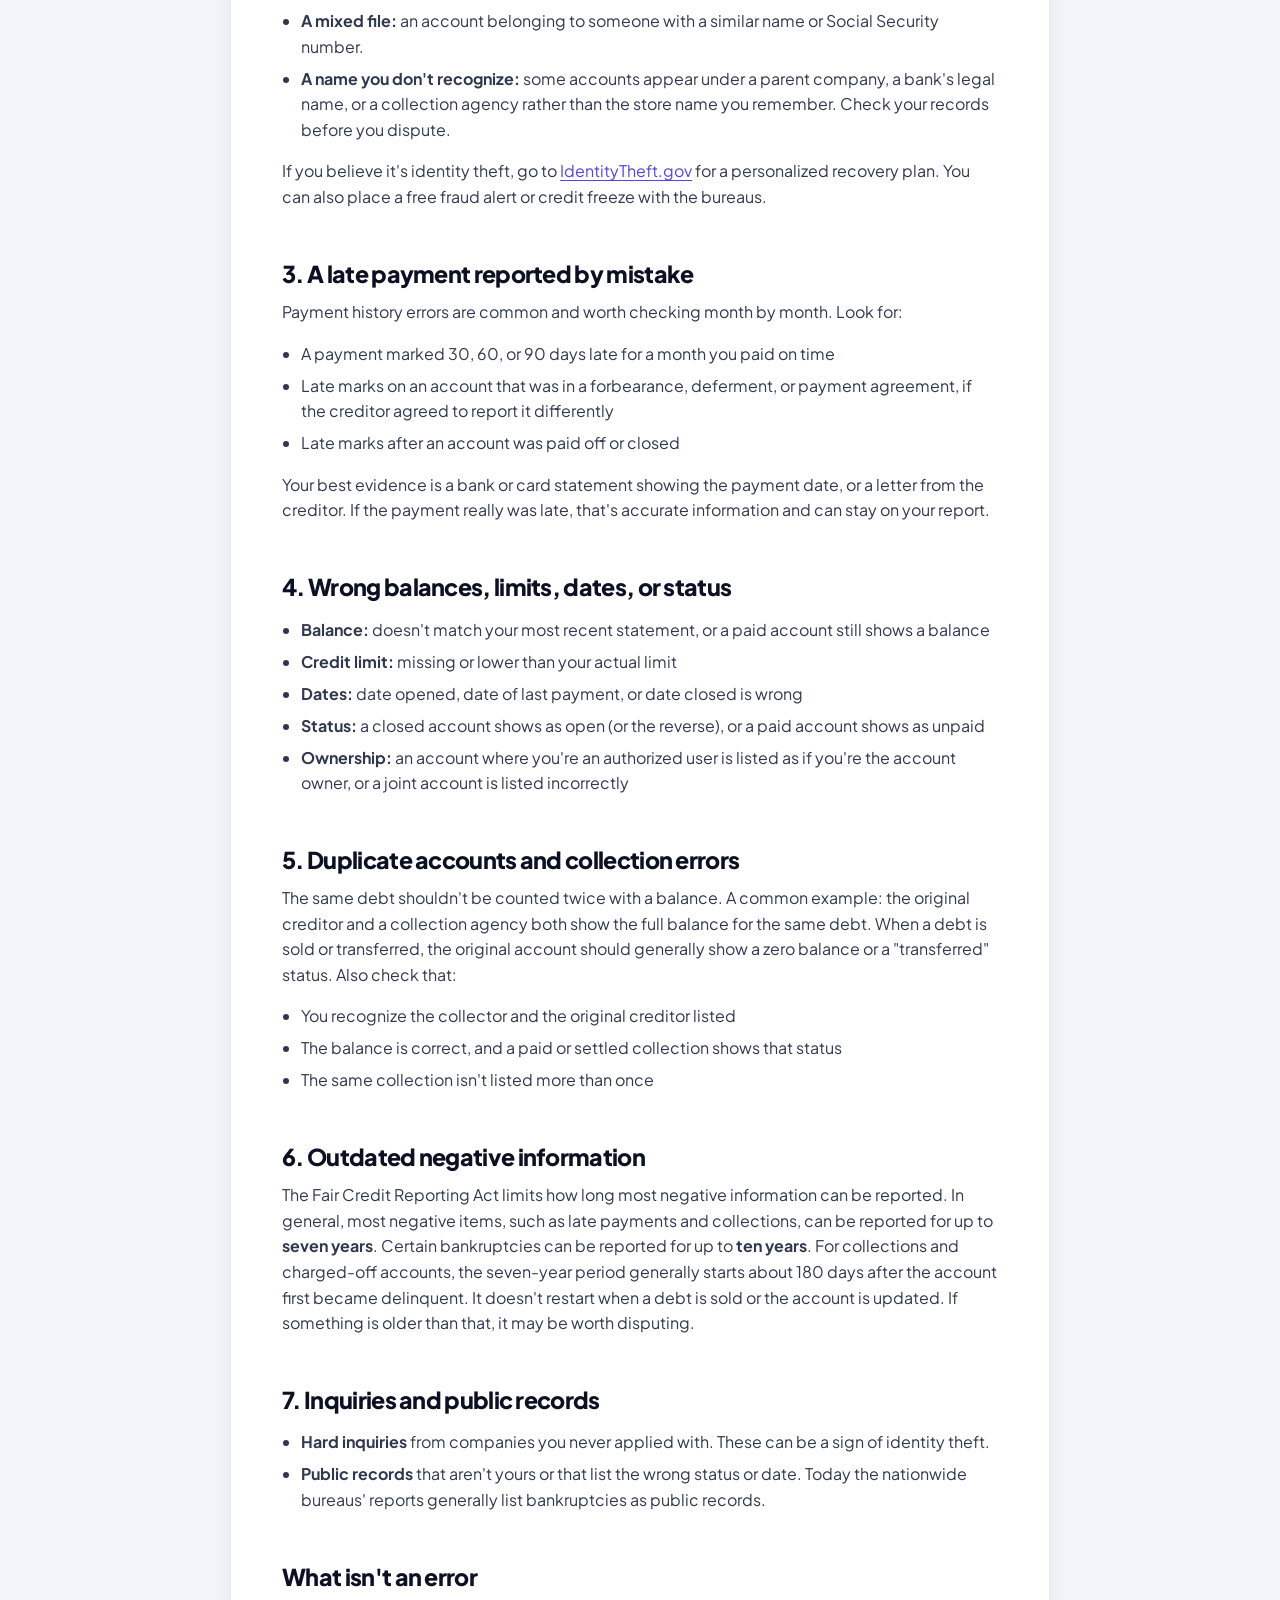
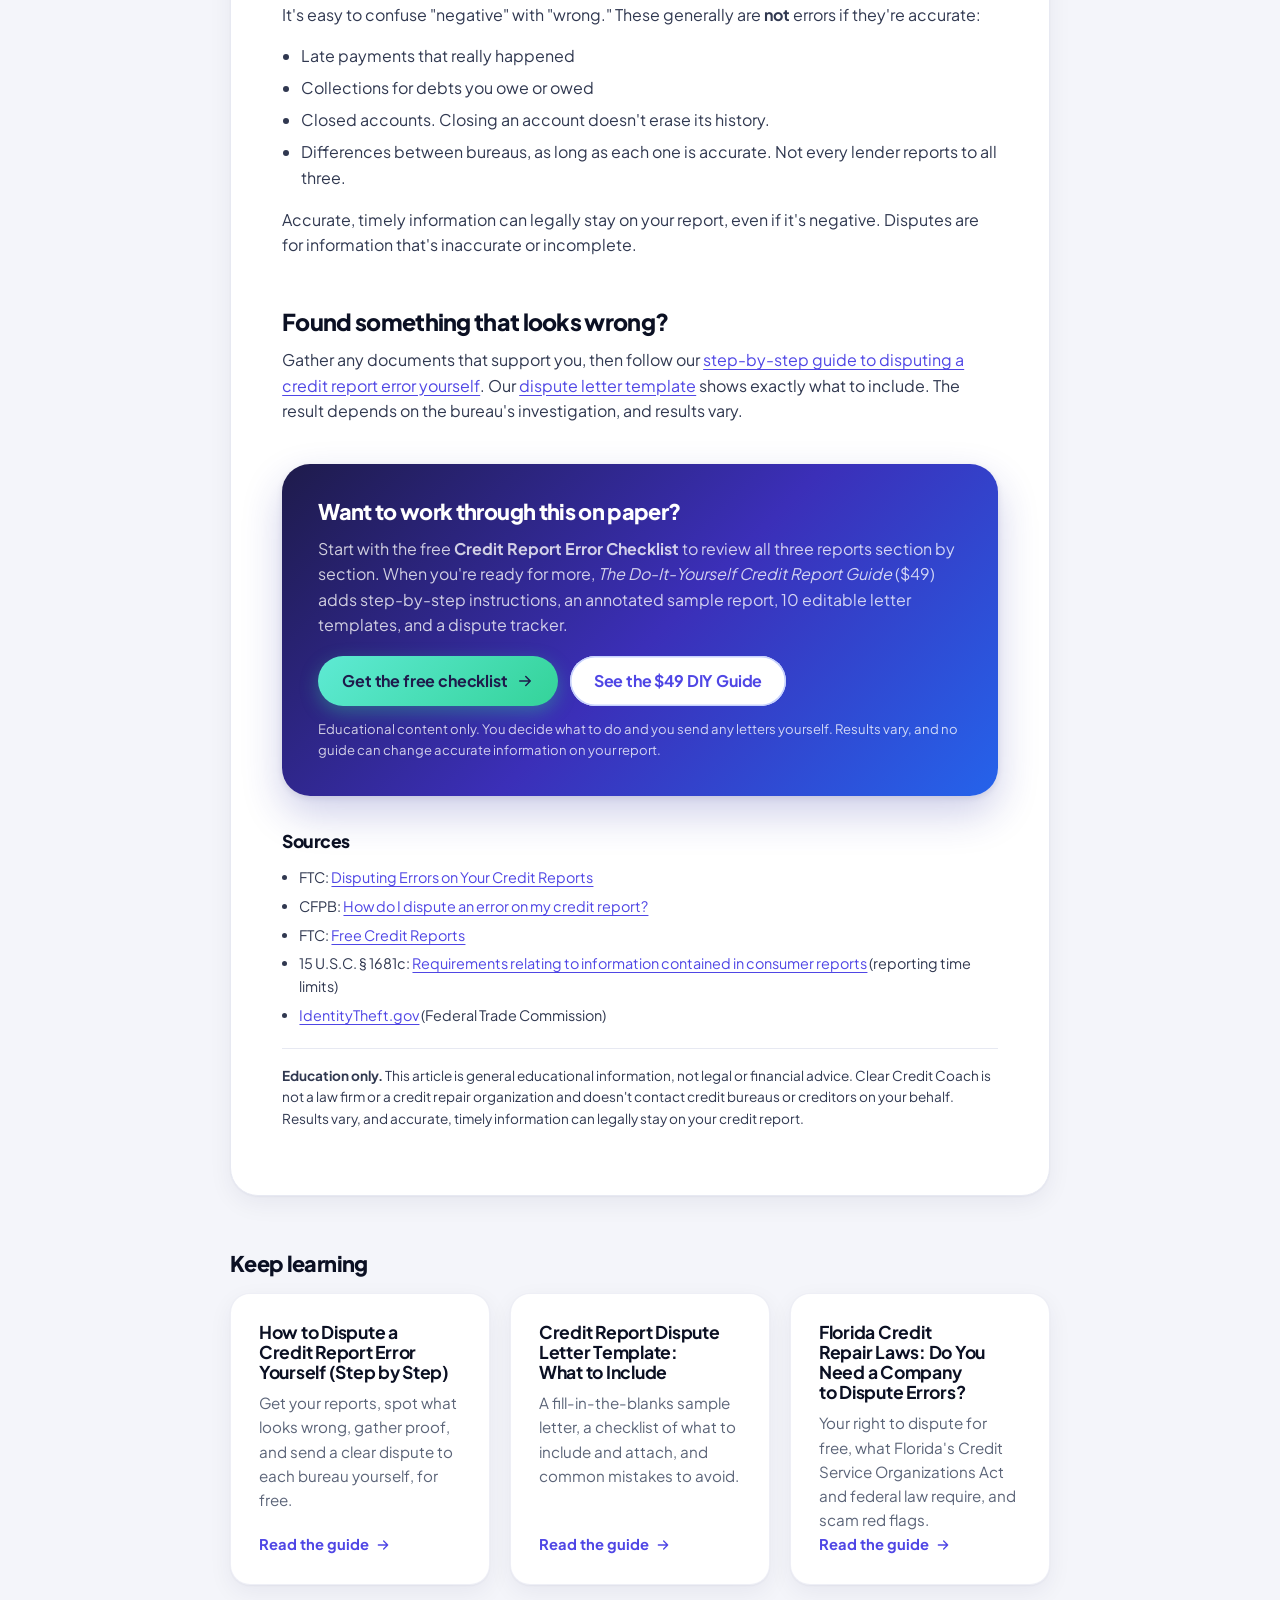
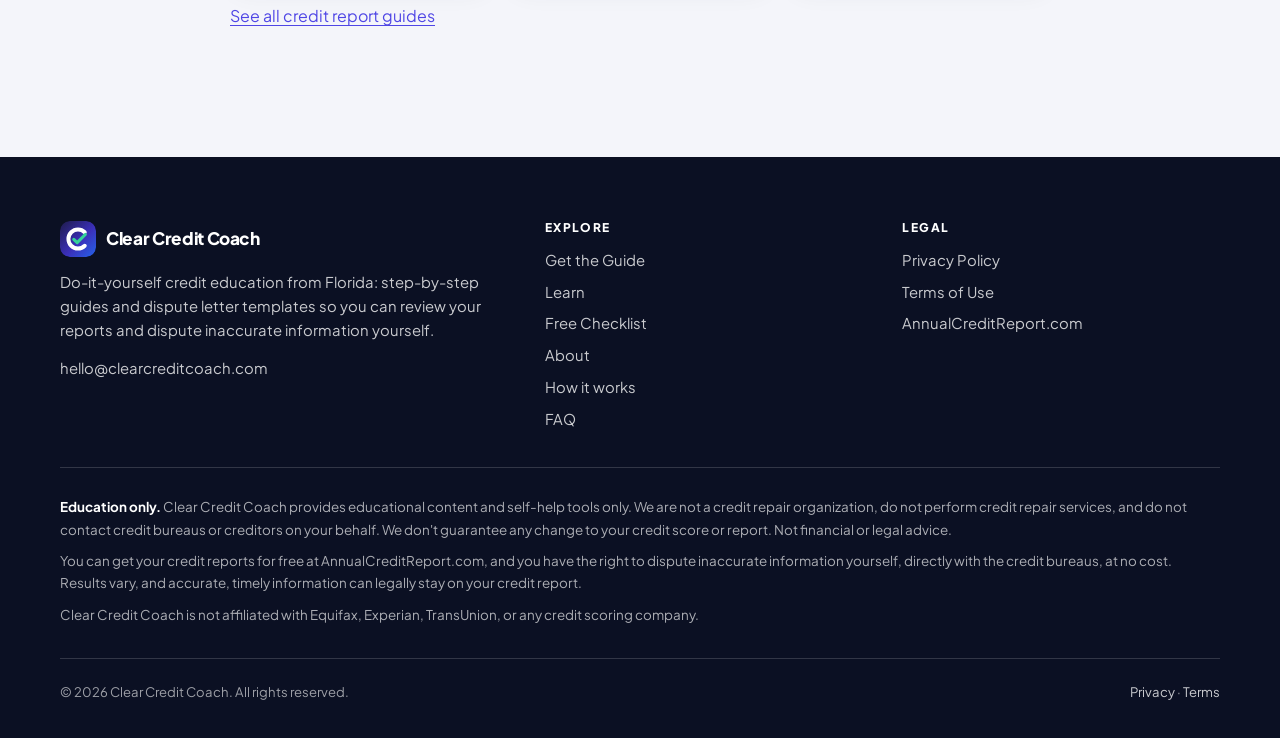
<file: learn/common-credit-report-errors/index.html>
<!doctype html>
<html lang="en" class="no-js">
<head>
<meta charset="utf-8">
<meta name="viewport" content="width=device-width, initial-scale=1, viewport-fit=cover">
<title>Common Credit Report Errors and How to Spot Them</title>
<meta name="description" content="The most common credit report errors, from accounts that aren&#x27;t yours to late payments reported by mistake, and how to check your reports for them.">
<link rel="canonical" href="https://clearcreditcoach.com/learn/common-credit-report-errors/">
<meta name="theme-color" content="#1E1B4B">
<meta name="color-scheme" content="light">
<meta property="og:type" content="article">
<meta property="og:site_name" content="Clear Credit Coach">
<meta property="og:title" content="Common Credit Report Errors and How to Spot Them">
<meta property="og:description" content="The most common credit report errors, from accounts that aren&#x27;t yours to late payments reported by mistake, and how to check your reports for them.">
<meta property="og:url" content="https://clearcreditcoach.com/learn/common-credit-report-errors/">
<meta property="og:image" content="https://clearcreditcoach.com/assets/img/og-image.jpg">
<meta property="og:image:width" content="1200">
<meta property="og:image:height" content="630">
<meta property="og:image:alt" content="Clear Credit Coach: learn to review your credit reports and dispute errors yourself.">
<meta property="og:locale" content="en_US">
<meta name="twitter:card" content="summary_large_image">
<meta name="twitter:title" content="Common Credit Report Errors and How to Spot Them">
<meta name="twitter:description" content="The most common credit report errors, from accounts that aren&#x27;t yours to late payments reported by mistake, and how to check your reports for them.">
<meta name="twitter:image" content="https://clearcreditcoach.com/assets/img/og-image.jpg">
<link rel="icon" href="/favicon.ico" sizes="any">
<link rel="icon" href="/assets/img/favicon.svg" type="image/svg+xml">
<link rel="apple-touch-icon" href="/assets/img/apple-touch-icon.png">
<link rel="manifest" href="/site.webmanifest">
<link rel="preload" href="/assets/fonts/plus-jakarta-sans-latin-var.woff2" as="font" type="font/woff2" crossorigin>
<link rel="stylesheet" href="/assets/css/styles.css">
<script src="/assets/js/main.js" defer></script>
<script type="application/ld+json">{"@context":"https://schema.org","@graph":[{"@type":"Article","@id":"https://clearcreditcoach.com/learn/common-credit-report-errors/#article","headline":"Common Credit Report Errors and How to Spot Them","description":"The most common credit report errors, from accounts that aren't yours to late payments reported by mistake, and how to check your reports for them.","image":"https://clearcreditcoach.com/assets/img/og-image.jpg","datePublished":"2026-10-04","dateModified":"2026-10-04","author":{"@type":"Person","@id":"https://clearcreditcoach.com/about/#travis-hart","name":"Travis Hart","url":"https://clearcreditcoach.com/about/","jobTitle":"Founder","worksFor":{"@id":"https://clearcreditcoach.com/#org"},"address":{"@type":"PostalAddress","addressRegion":"FL","addressCountry":"US"}},"publisher":{"@id":"https://clearcreditcoach.com/#org"},"mainEntityOfPage":"https://clearcreditcoach.com/learn/common-credit-report-errors/","inLanguage":"en-US","wordCount":902,"isAccessibleForFree":true},{"@type":"BreadcrumbList","itemListElement":[{"@type":"ListItem","position":1,"name":"Home","item":"https://clearcreditcoach.com/"},{"@type":"ListItem","position":2,"name":"Learn","item":"https://clearcreditcoach.com/learn/"},{"@type":"ListItem","position":3,"name":"Common Credit Report Errors and How to Spot Them","item":"https://clearcreditcoach.com/learn/common-credit-report-errors/"}]}]}</script>
<meta property="article:published_time" content="2026-10-04">
<meta property="article:modified_time" content="2026-10-04">
<meta name="author" content="Travis Hart">
</head>
<body>
<a class="skip-link" href="#main">Skip to content</a>
<header class="site-header">
  <div class="container header-inner">
    <a class="brand" href="/" aria-label="Clear Credit Coach home">
      <img src="/assets/img/favicon.svg" alt="" width="36" height="36">
      <span>Clear Credit Coach</span>
    </a>
    <button class="nav-toggle" type="button" aria-expanded="false" aria-controls="site-nav" aria-label="Open menu"><svg viewBox="0 0 24 24" fill="none" stroke="currentColor" stroke-width="2" stroke-linecap="round" stroke-linejoin="round" aria-hidden="true" focusable="false"><path d="M4 6h16M4 12h16M4 18h16"/></svg></button>
    <nav id="site-nav" class="nav" aria-label="Main">
      <a href="/#how">How it works</a>
      <a href="/learn/" aria-current="page">Learn</a>
      <a href="/about/">About</a>
      <a href="/#faq">FAQ</a>
      <a href="/checklist/">Free Checklist</a>
      <a class="btn btn--primary btn--sm" href="/#guide">Get the Guide</a>
    </nav>
  </div>
</header>
<main id="main">
<section class="page-hero page-hero--compact page-hero--article" aria-labelledby="article-title">
  <div class="container">
    <nav class="breadcrumbs" aria-label="Breadcrumb"><ol><li><a href="/">Home</a></li><li><a href="/learn/">Learn</a></li><li aria-current="page">Common Credit Report Errors and How to Spot Them</li></ol></nav>
    <h1 id="article-title">Common Credit Report Errors and How to Spot Them</h1>
    <p class="lead">Credit report errors happen: a creditor reports the wrong date, two people's files get mixed together, or a paid debt still shows a balance. Here are the most common errors to look for, section by section, and how to check your own reports.</p>
    <p class="byline">By <a href="/about/">Travis Hart</a> &middot; Last updated <time datetime="2026-10-04">October 4, 2026</time> &middot; 4 min read</p>
  </div>
</section>
<section class="section article-section">
  <div class="container">
    <article class="prose article">
<div class="takeaways">
  <h2>Key takeaways</h2>
  <ul>
    <li>Check all three reports (Equifax, Experian, TransUnion). Each can show different information.</li>
    <li>Common errors include accounts that aren't yours, late payments reported by mistake, wrong balances, duplicate debts, and items reported for longer than the law allows.</li>
    <li>Compare your reports against your own statements and records, line by line.</li>
    <li>Negative information that is accurate is <strong>not</strong> an error and can legally stay on your report.</li>
  </ul>
</div>

<h2 id="how-to-check">How to check your credit report for errors</h2>
<p>Get your free reports from all three bureaus at <a href="https://www.annualcreditreport.com" rel="noopener">AnnualCreditReport.com</a>. Then gather your recent statements for each account and go through each report one section at a time. Mark each line as "looks right" or "looks wrong." The free <a href="/checklist/">Credit Report Error Checklist</a> gives you a printable version with a checkbox for each bureau.</p>

<h2 id="personal-info">1. Personal information errors</h2>
<ul>
  <li>A name or spelling you've never used (minor typos are common)</li>
  <li>Addresses where you've never lived</li>
  <li>An incorrect Social Security number or date of birth</li>
  <li>Employers or phone numbers that aren't yours</li>
</ul>
<p>Personal information isn't used to calculate credit scores, but unfamiliar details can be an early sign of a <strong>mixed file</strong> (where someone else's information ends up in your file, often because of a similar name) or identity theft. Look closely at the accounts section if you see this.</p>

<h2 id="not-mine">2. An account on your credit report that isn't yours</h2>
<p>An account you don't recognize is one of the most important things to look into. Possible causes include:</p>
<ul>
  <li><strong>Identity theft:</strong> someone opened an account using your information.</li>
  <li><strong>A mixed file:</strong> an account belonging to someone with a similar name or Social Security number.</li>
  <li><strong>A name you don't recognize:</strong> some accounts appear under a parent company, a bank's legal name, or a collection agency rather than the store name you remember. Check your records before you dispute.</li>
</ul>
<p>If you believe it's identity theft, go to <a href="https://www.identitytheft.gov/" rel="noopener">IdentityTheft.gov</a> for a personalized recovery plan. You can also place a free fraud alert or credit freeze with the bureaus.</p>

<h2 id="late-payment">3. A late payment reported by mistake</h2>
<p>Payment history errors are common and worth checking month by month. Look for:</p>
<ul>
  <li>A payment marked 30, 60, or 90 days late for a month you paid on time</li>
  <li>Late marks on an account that was in a forbearance, deferment, or payment agreement, if the creditor agreed to report it differently</li>
  <li>Late marks after an account was paid off or closed</li>
</ul>
<p>Your best evidence is a bank or card statement showing the payment date, or a letter from the creditor. If the payment really was late, that's accurate information and can stay on your report.</p>

<h2 id="account-details">4. Wrong balances, limits, dates, or status</h2>
<ul>
  <li><strong>Balance:</strong> doesn't match your most recent statement, or a paid account still shows a balance</li>
  <li><strong>Credit limit:</strong> missing or lower than your actual limit</li>
  <li><strong>Dates:</strong> date opened, date of last payment, or date closed is wrong</li>
  <li><strong>Status:</strong> a closed account shows as open (or the reverse), or a paid account shows as unpaid</li>
  <li><strong>Ownership:</strong> an account where you're an authorized user is listed as if you're the account owner, or a joint account is listed incorrectly</li>
</ul>

<h2 id="duplicates">5. Duplicate accounts and collection errors</h2>
<p>The same debt shouldn't be counted twice with a balance. A common example: the original creditor and a collection agency both show the full balance for the same debt. When a debt is sold or transferred, the original account should generally show a zero balance or a "transferred" status. Also check that:</p>
<ul>
  <li>You recognize the collector and the original creditor listed</li>
  <li>The balance is correct, and a paid or settled collection shows that status</li>
  <li>The same collection isn't listed more than once</li>
</ul>

<h2 id="outdated">6. Outdated negative information</h2>
<p>The Fair Credit Reporting Act limits how long most negative information can be reported. In general, most negative items, such as late payments and collections, can be reported for up to <strong>seven years</strong>. Certain bankruptcies can be reported for up to <strong>ten years</strong>. For collections and charged-off accounts, the seven-year period generally starts about 180 days after the account first became delinquent. It doesn't restart when a debt is sold or the account is updated. If something is older than that, it may be worth disputing.</p>

<h2 id="inquiries">7. Inquiries and public records</h2>
<ul>
  <li><strong>Hard inquiries</strong> from companies you never applied with. These can be a sign of identity theft.</li>
  <li><strong>Public records</strong> that aren't yours or that list the wrong status or date. Today the nationwide bureaus' reports generally list bankruptcies as public records.</li>
</ul>

<h2 id="not-errors">What isn't an error</h2>
<p>It's easy to confuse "negative" with "wrong." These generally are <strong>not</strong> errors if they're accurate:</p>
<ul>
  <li>Late payments that really happened</li>
  <li>Collections for debts you owe or owed</li>
  <li>Closed accounts. Closing an account doesn't erase its history.</li>
  <li>Differences between bureaus, as long as each one is accurate. Not every lender reports to all three.</li>
</ul>
<p>Accurate, timely information can legally stay on your report, even if it's negative. Disputes are for information that's inaccurate or incomplete.</p>

<h2 id="next">Found something that looks wrong?</h2>
<p>Gather any documents that support you, then follow our <a href="/learn/dispute-credit-report-error-yourself/">step-by-step guide to disputing a credit report error yourself</a>. Our <a href="/learn/credit-report-dispute-letter-template/">dispute letter template</a> shows exactly what to include. The result depends on the bureau's investigation, and results vary.</p>
<aside class="cta-box" aria-label="Free checklist and DIY guide">
  <h2>Want to work through this on paper?</h2>
  <p>Start with the free <strong>Credit Report Error Checklist</strong> to review all three reports section by section. When you're ready for more, <em>The Do-It-Yourself Credit Report Guide</em> ($49) adds step-by-step instructions, an annotated sample report, 10 editable letter templates, and a dispute tracker.</p>
  <div class="btn-row">
    <a class="btn btn--mint" href="/checklist/">Get the free checklist <svg viewBox="0 0 24 24" fill="none" stroke="currentColor" stroke-width="2" stroke-linecap="round" stroke-linejoin="round" aria-hidden="true" focusable="false"><path d="M5 12h14M13 6l6 6-6 6"/></svg></a>
    <a class="btn btn--outline" href="https://clearcoach.gumroad.com/l/diy-credit-guide">See the $49 DIY Guide</a>
  </div>
  <p class="cta-note">Educational content only. You decide what to do and you send any letters yourself. Results vary, and no guide can change accurate information on your report.</p>
</aside>
<div class="sources">
  <h2 id="sources">Sources</h2>
  <ul>
<li>FTC: <a href="https://consumer.ftc.gov/articles/disputing-errors-your-credit-reports" rel="noopener">Disputing Errors on Your Credit Reports</a></li>
<li>CFPB: <a href="https://www.consumerfinance.gov/ask-cfpb/how-do-i-dispute-an-error-on-my-credit-report-en-314/" rel="noopener">How do I dispute an error on my credit report?</a></li>
<li>FTC: <a href="https://consumer.ftc.gov/articles/free-credit-reports" rel="noopener">Free Credit Reports</a></li>
<li>15 U.S.C. &sect; 1681c: <a href="https://www.law.cornell.edu/uscode/text/15/1681c" rel="noopener">Requirements relating to information contained in consumer reports</a> (reporting time limits)</li>
<li><a href="https://www.identitytheft.gov/" rel="noopener">IdentityTheft.gov</a> (Federal Trade Commission)</li>
  </ul>
</div>
<p class="article-disclaimer"><strong>Education only.</strong> This article is general educational information, not legal or financial advice. Clear Credit Coach is not a law firm or a credit repair organization and doesn't contact credit bureaus or creditors on your behalf. Results vary, and accurate, timely information can legally stay on your credit report.</p>
    </article>
    <nav class="related" aria-labelledby="related-title">
      <h2 id="related-title">Keep learning</h2>
      <div class="learn-grid"><a class="card learn-card" href="/learn/dispute-credit-report-error-yourself/"><h3>How to Dispute a Credit Report Error Yourself (Step by Step)</h3><p>Get your reports, spot what looks wrong, gather proof, and send a clear dispute to each bureau yourself, for free.</p><span class="learn-more">Read the guide <svg viewBox="0 0 24 24" fill="none" stroke="currentColor" stroke-width="2" stroke-linecap="round" stroke-linejoin="round" aria-hidden="true" focusable="false"><path d="M5 12h14M13 6l6 6-6 6"/></svg></span></a><a class="card learn-card" href="/learn/credit-report-dispute-letter-template/"><h3>Credit Report Dispute Letter Template: What to Include</h3><p>A fill-in-the-blanks sample letter, a checklist of what to include and attach, and common mistakes to avoid.</p><span class="learn-more">Read the guide <svg viewBox="0 0 24 24" fill="none" stroke="currentColor" stroke-width="2" stroke-linecap="round" stroke-linejoin="round" aria-hidden="true" focusable="false"><path d="M5 12h14M13 6l6 6-6 6"/></svg></span></a><a class="card learn-card" href="/learn/florida-credit-repair-laws/"><h3>Florida Credit Repair Laws: Do You Need a Company to Dispute Errors?</h3><p>Your right to dispute for free, what Florida&#x27;s Credit Service Organizations Act and federal law require, and scam red flags.</p><span class="learn-more">Read the guide <svg viewBox="0 0 24 24" fill="none" stroke="currentColor" stroke-width="2" stroke-linecap="round" stroke-linejoin="round" aria-hidden="true" focusable="false"><path d="M5 12h14M13 6l6 6-6 6"/></svg></span></a></div>
      <p class="related-all"><a href="/learn/">See all credit report guides</a></p>
    </nav>
  </div>
</section>
</main>
<footer class="site-footer">
  <div class="container">
    <div class="footer-top">
      <div>
        <a class="brand" href="/">
          <img src="/assets/img/favicon.svg" alt="" width="36" height="36">
          <span>Clear Credit Coach</span>
        </a>
        <p>Do-it-yourself credit education from Florida: step-by-step guides and dispute letter templates so you can review your reports and dispute inaccurate information yourself.</p>
        <p><a href="mailto:hello@clearcreditcoach.com">hello@clearcreditcoach.com</a></p>
      </div>
      <div>
        <h2>Explore</h2>
        <ul>
          <li><a href="/#guide">Get the Guide</a></li>
          <li><a href="/learn/">Learn</a></li>
          <li><a href="/checklist/">Free Checklist</a></li>
          <li><a href="/about/">About</a></li>
          <li><a href="/#how">How it works</a></li>
          <li><a href="/#faq">FAQ</a></li>
        </ul>
      </div>
      <div>
        <h2>Legal</h2>
        <ul>
          <li><a href="/privacy/">Privacy Policy</a></li>
          <li><a href="/terms/">Terms of Use</a></li>
          <li><a href="https://www.annualcreditreport.com" rel="noopener">AnnualCreditReport.com</a></li>
        </ul>
      </div>
    </div>
    <div class="disclaimer">
      <p><strong>Education only.</strong> Clear Credit Coach provides educational content and self-help tools only. We are not a credit repair organization, do not perform credit repair services, and do not contact credit bureaus or creditors on your behalf. We don't guarantee any change to your credit score or report. Not financial or legal advice.</p>
      <p>You can get your credit reports for free at AnnualCreditReport.com, and you have the right to dispute inaccurate information yourself, directly with the credit bureaus, at no cost. Results vary, and accurate, timely information can legally stay on your credit report.</p>
      <p>Clear Credit Coach is not affiliated with Equifax, Experian, TransUnion, or any credit scoring company.</p>
    </div>
    <div class="footer-bottom">
      <span>&copy; <span data-year>2026</span> Clear Credit Coach. All rights reserved.</span>
      <span><a href="/privacy/">Privacy</a> &middot; <a href="/terms/">Terms</a></span>
    </div>
  </div>
</footer>
</body>
</html>
</file>
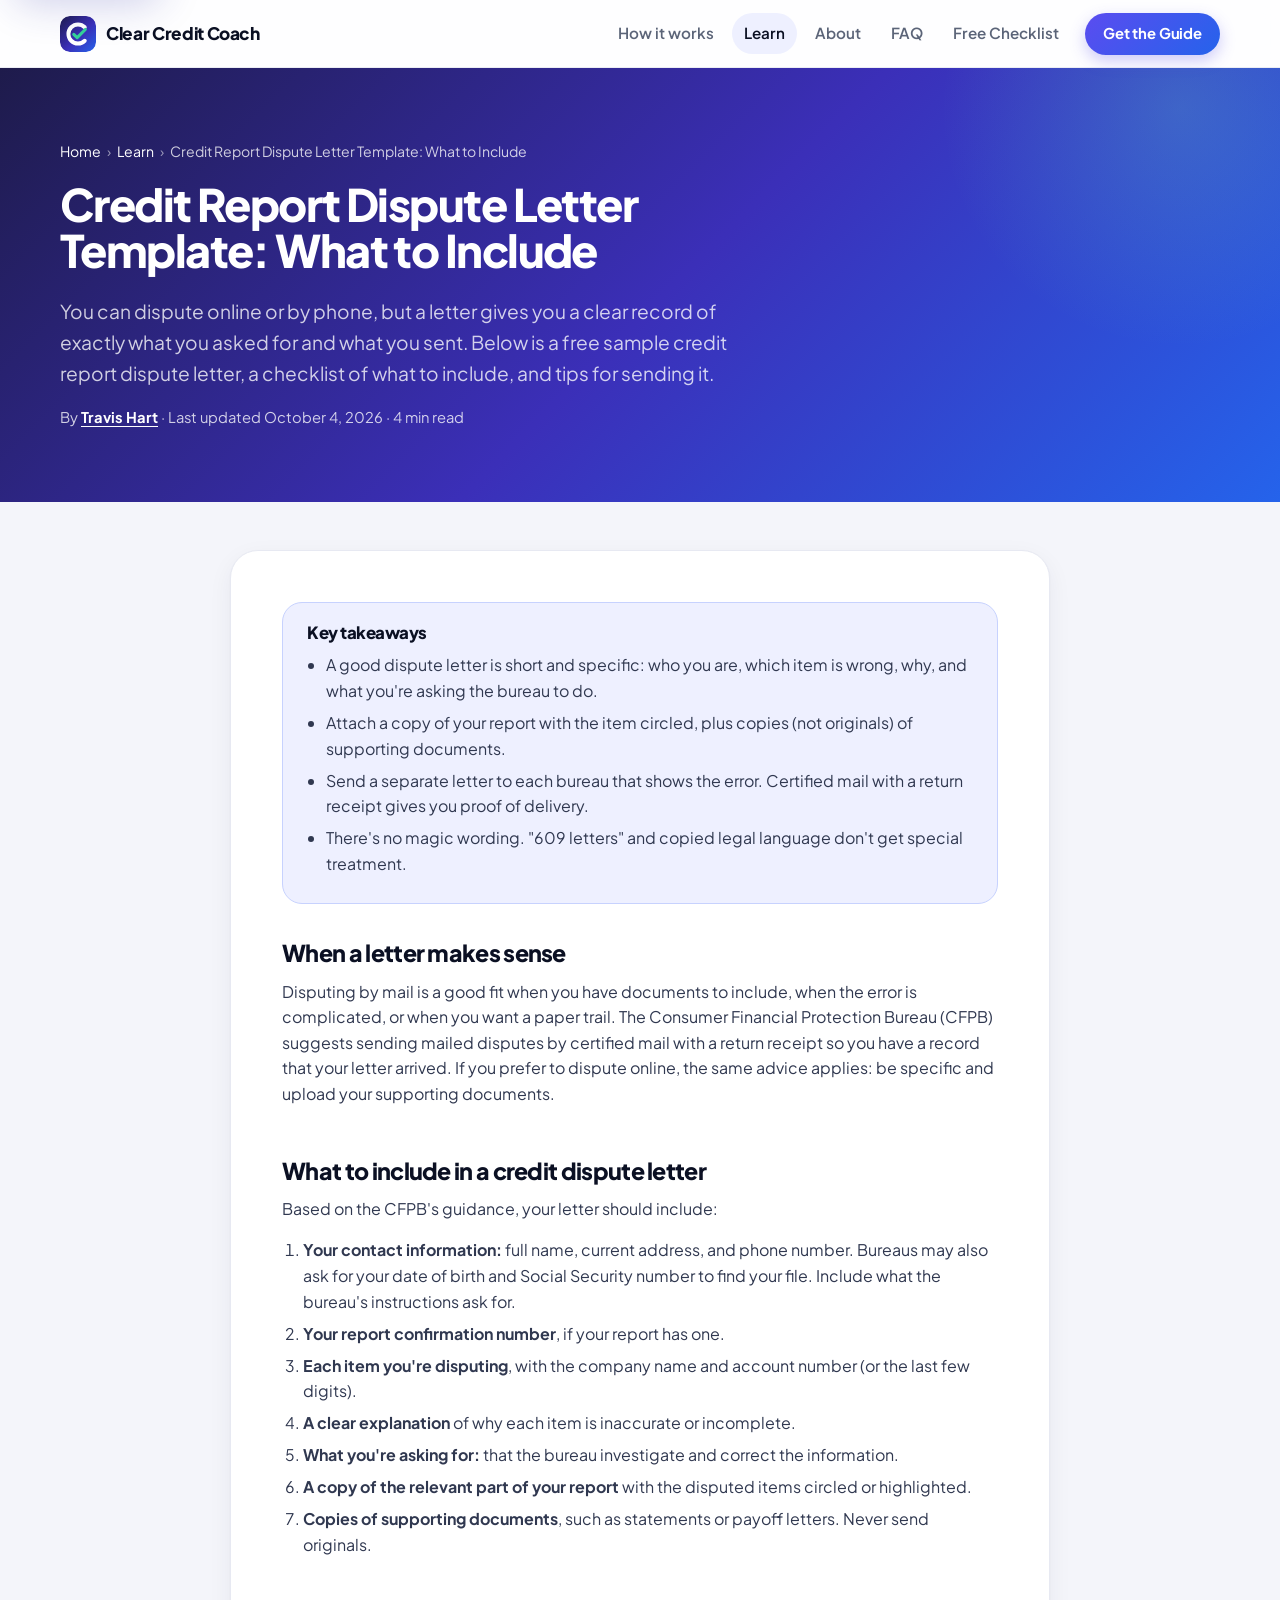
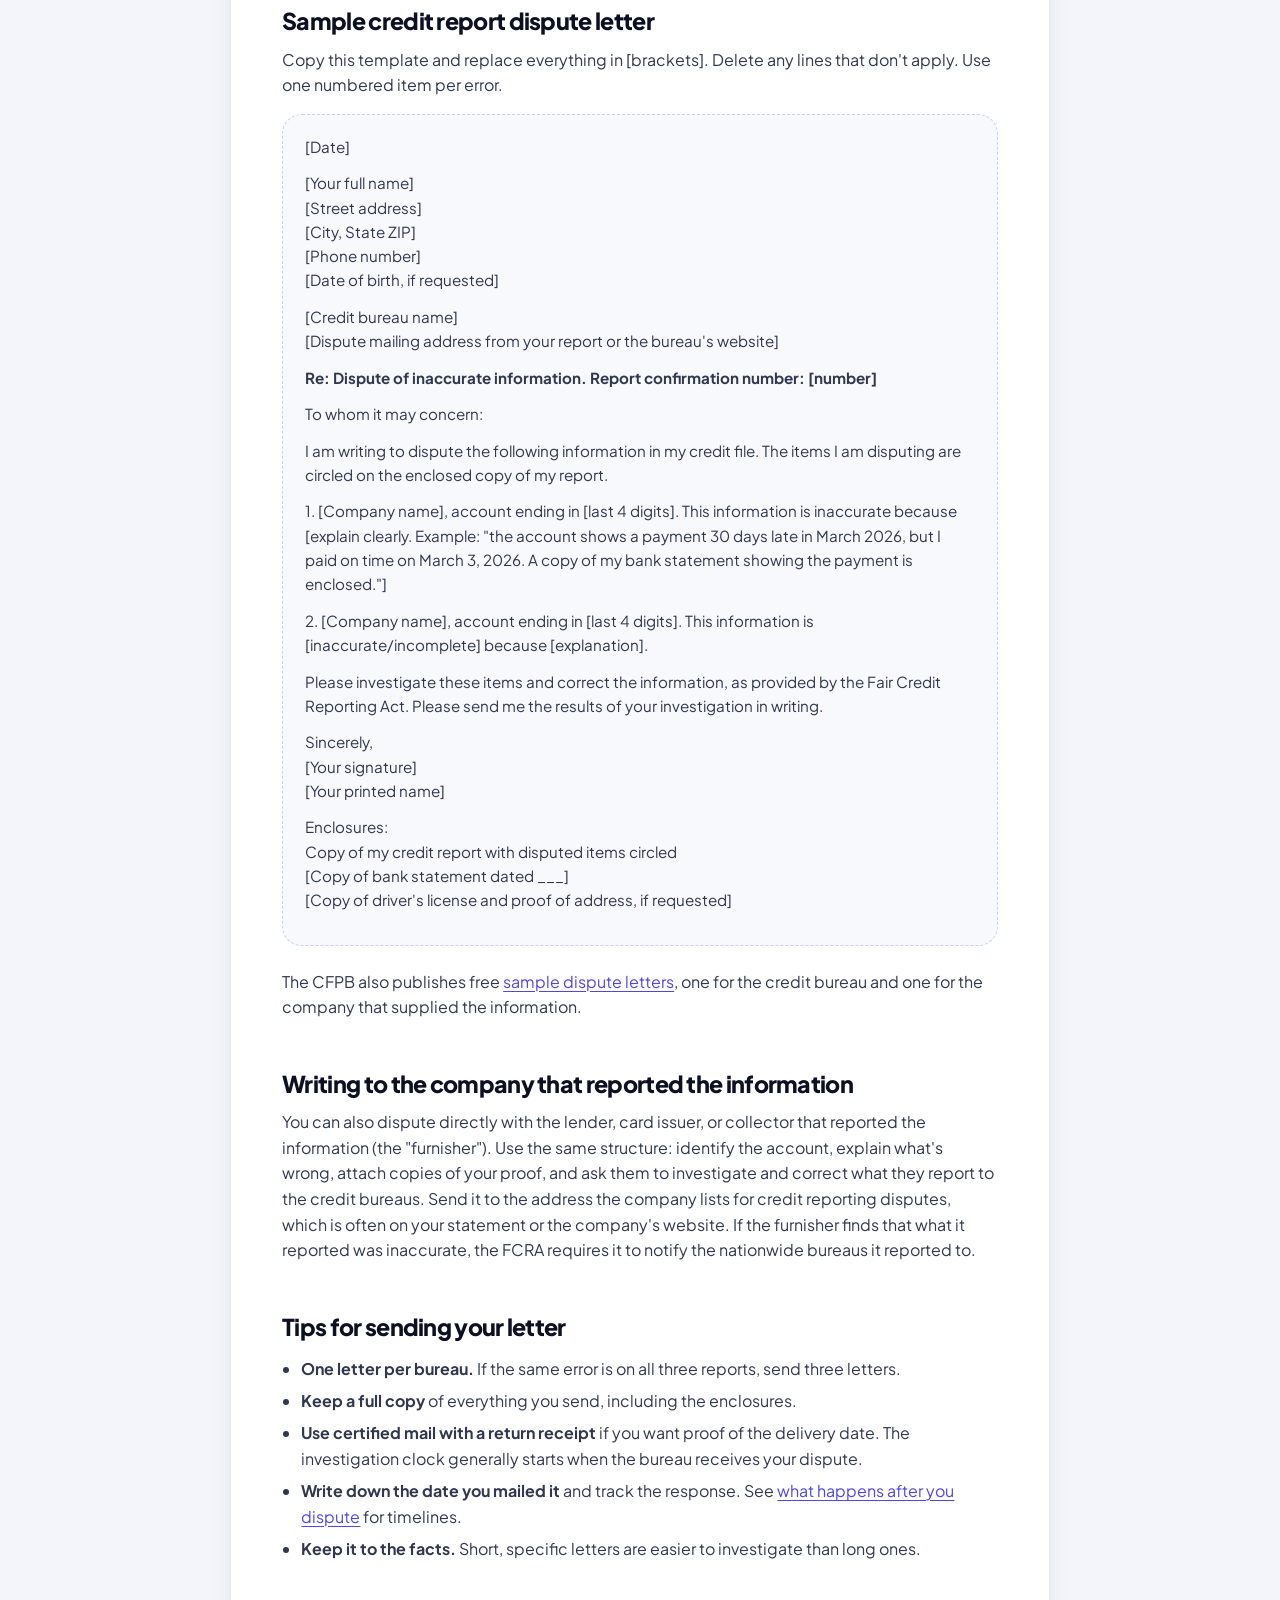
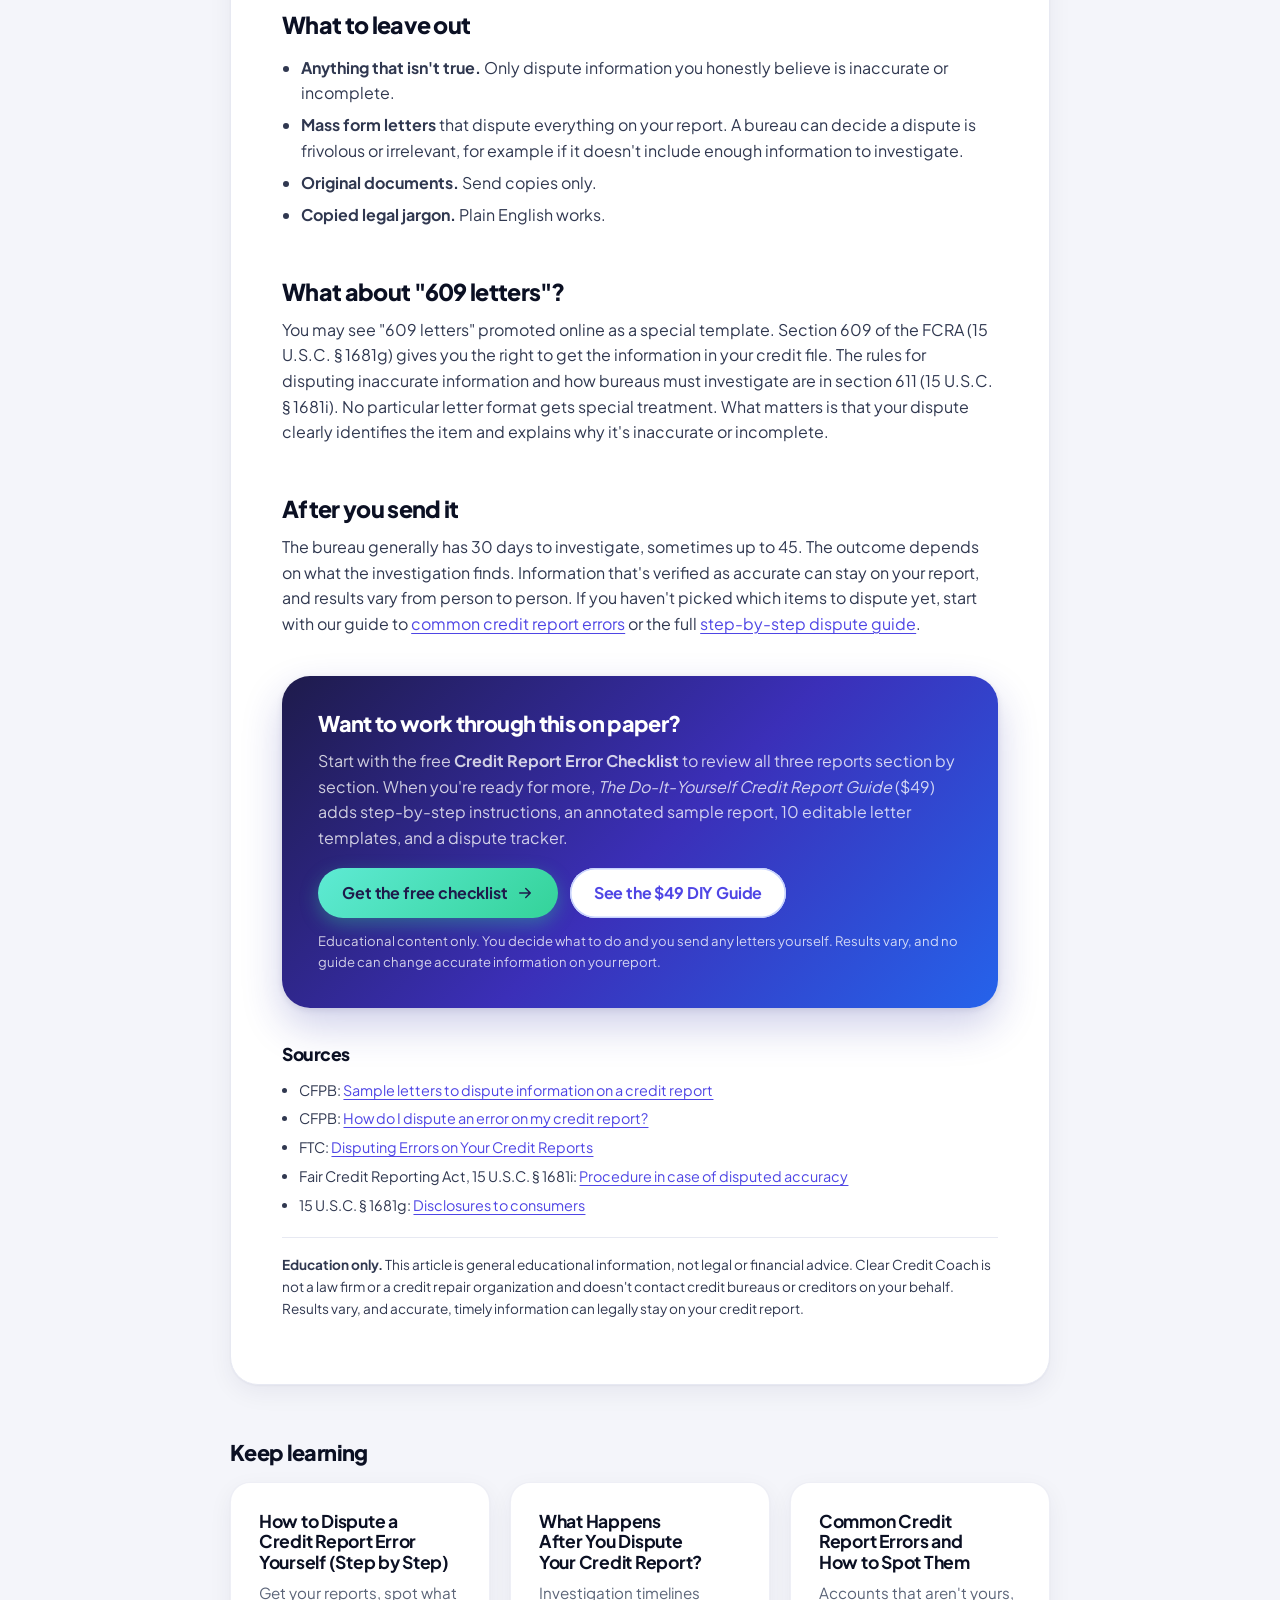
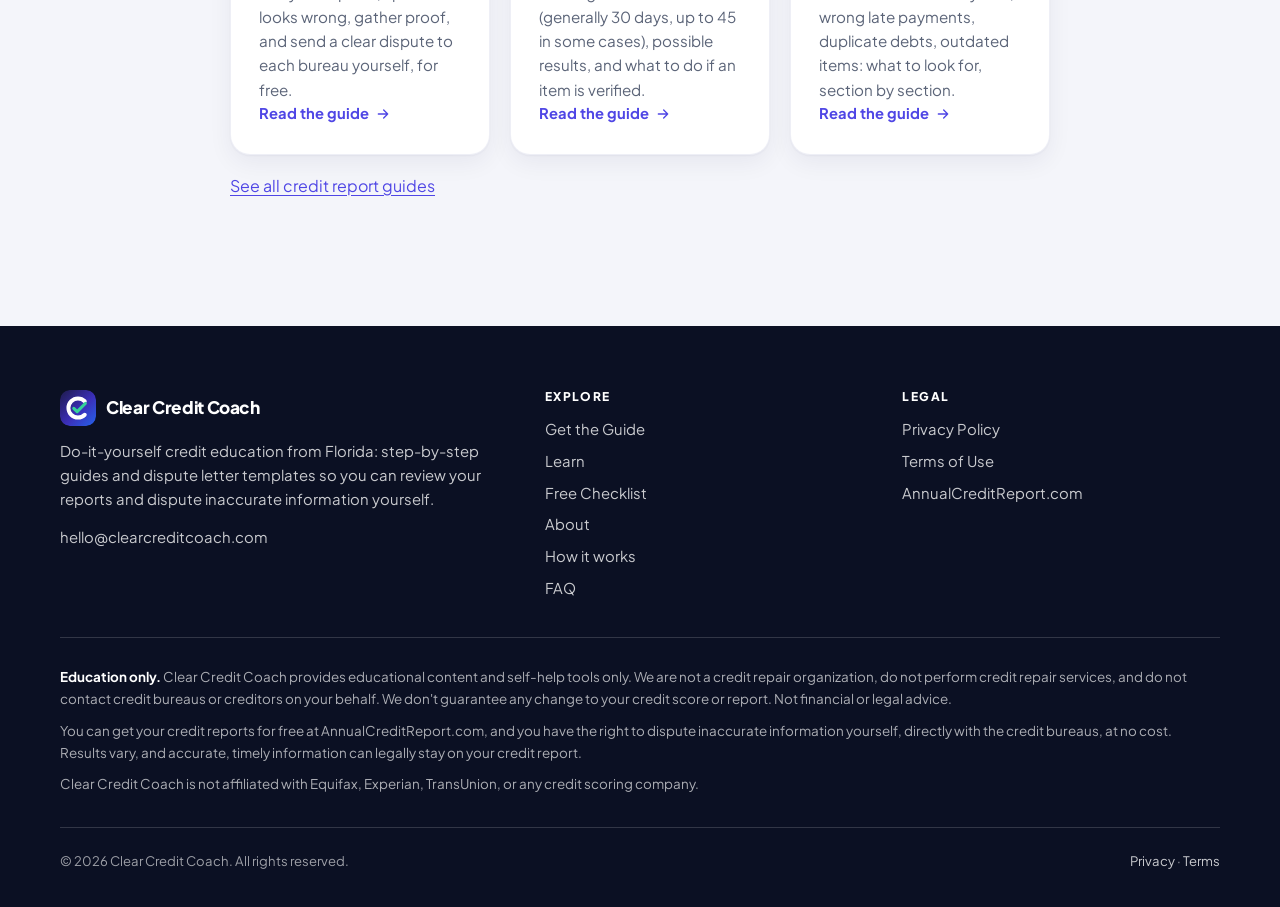
<file: learn/credit-report-dispute-letter-template/index.html>
<!doctype html>
<html lang="en" class="no-js">
<head>
<meta charset="utf-8">
<meta name="viewport" content="width=device-width, initial-scale=1, viewport-fit=cover">
<title>Credit Report Dispute Letter Template: What to Include</title>
<meta name="description" content="A free sample credit report dispute letter, plus exactly what to include, what to attach, and how to send it to Equifax, Experian, or TransUnion.">
<link rel="canonical" href="https://clearcreditcoach.com/learn/credit-report-dispute-letter-template/">
<meta name="theme-color" content="#1E1B4B">
<meta name="color-scheme" content="light">
<meta property="og:type" content="article">
<meta property="og:site_name" content="Clear Credit Coach">
<meta property="og:title" content="Credit Report Dispute Letter Template: What to Include">
<meta property="og:description" content="A free sample credit report dispute letter, plus exactly what to include, what to attach, and how to send it to Equifax, Experian, or TransUnion.">
<meta property="og:url" content="https://clearcreditcoach.com/learn/credit-report-dispute-letter-template/">
<meta property="og:image" content="https://clearcreditcoach.com/assets/img/og-image.jpg">
<meta property="og:image:width" content="1200">
<meta property="og:image:height" content="630">
<meta property="og:image:alt" content="Clear Credit Coach: learn to review your credit reports and dispute errors yourself.">
<meta property="og:locale" content="en_US">
<meta name="twitter:card" content="summary_large_image">
<meta name="twitter:title" content="Credit Report Dispute Letter Template: What to Include">
<meta name="twitter:description" content="A free sample credit report dispute letter, plus exactly what to include, what to attach, and how to send it to Equifax, Experian, or TransUnion.">
<meta name="twitter:image" content="https://clearcreditcoach.com/assets/img/og-image.jpg">
<link rel="icon" href="/favicon.ico" sizes="any">
<link rel="icon" href="/assets/img/favicon.svg" type="image/svg+xml">
<link rel="apple-touch-icon" href="/assets/img/apple-touch-icon.png">
<link rel="manifest" href="/site.webmanifest">
<link rel="preload" href="/assets/fonts/plus-jakarta-sans-latin-var.woff2" as="font" type="font/woff2" crossorigin>
<link rel="stylesheet" href="/assets/css/styles.css">
<script src="/assets/js/main.js" defer></script>
<script type="application/ld+json">{"@context":"https://schema.org","@graph":[{"@type":"Article","@id":"https://clearcreditcoach.com/learn/credit-report-dispute-letter-template/#article","headline":"Credit Report Dispute Letter Template: What to Include","description":"A free sample credit report dispute letter, plus exactly what to include, what to attach, and how to send it to Equifax, Experian, or TransUnion.","image":"https://clearcreditcoach.com/assets/img/og-image.jpg","datePublished":"2026-10-04","dateModified":"2026-10-04","author":{"@type":"Person","@id":"https://clearcreditcoach.com/about/#travis-hart","name":"Travis Hart","url":"https://clearcreditcoach.com/about/","jobTitle":"Founder","worksFor":{"@id":"https://clearcreditcoach.com/#org"},"address":{"@type":"PostalAddress","addressRegion":"FL","addressCountry":"US"}},"publisher":{"@id":"https://clearcreditcoach.com/#org"},"mainEntityOfPage":"https://clearcreditcoach.com/learn/credit-report-dispute-letter-template/","inLanguage":"en-US","wordCount":960,"isAccessibleForFree":true},{"@type":"BreadcrumbList","itemListElement":[{"@type":"ListItem","position":1,"name":"Home","item":"https://clearcreditcoach.com/"},{"@type":"ListItem","position":2,"name":"Learn","item":"https://clearcreditcoach.com/learn/"},{"@type":"ListItem","position":3,"name":"Credit Report Dispute Letter Template: What to Include","item":"https://clearcreditcoach.com/learn/credit-report-dispute-letter-template/"}]}]}</script>
<meta property="article:published_time" content="2026-10-04">
<meta property="article:modified_time" content="2026-10-04">
<meta name="author" content="Travis Hart">
</head>
<body>
<a class="skip-link" href="#main">Skip to content</a>
<header class="site-header">
  <div class="container header-inner">
    <a class="brand" href="/" aria-label="Clear Credit Coach home">
      <img src="/assets/img/favicon.svg" alt="" width="36" height="36">
      <span>Clear Credit Coach</span>
    </a>
    <button class="nav-toggle" type="button" aria-expanded="false" aria-controls="site-nav" aria-label="Open menu"><svg viewBox="0 0 24 24" fill="none" stroke="currentColor" stroke-width="2" stroke-linecap="round" stroke-linejoin="round" aria-hidden="true" focusable="false"><path d="M4 6h16M4 12h16M4 18h16"/></svg></button>
    <nav id="site-nav" class="nav" aria-label="Main">
      <a href="/#how">How it works</a>
      <a href="/learn/" aria-current="page">Learn</a>
      <a href="/about/">About</a>
      <a href="/#faq">FAQ</a>
      <a href="/checklist/">Free Checklist</a>
      <a class="btn btn--primary btn--sm" href="/#guide">Get the Guide</a>
    </nav>
  </div>
</header>
<main id="main">
<section class="page-hero page-hero--compact page-hero--article" aria-labelledby="article-title">
  <div class="container">
    <nav class="breadcrumbs" aria-label="Breadcrumb"><ol><li><a href="/">Home</a></li><li><a href="/learn/">Learn</a></li><li aria-current="page">Credit Report Dispute Letter Template: What to Include</li></ol></nav>
    <h1 id="article-title">Credit Report Dispute Letter Template: What to Include</h1>
    <p class="lead">You can dispute online or by phone, but a letter gives you a clear record of exactly what you asked for and what you sent. Below is a free sample credit report dispute letter, a checklist of what to include, and tips for sending it.</p>
    <p class="byline">By <a href="/about/">Travis Hart</a> &middot; Last updated <time datetime="2026-10-04">October 4, 2026</time> &middot; 4 min read</p>
  </div>
</section>
<section class="section article-section">
  <div class="container">
    <article class="prose article">
<div class="takeaways">
  <h2>Key takeaways</h2>
  <ul>
    <li>A good dispute letter is short and specific: who you are, which item is wrong, why, and what you're asking the bureau to do.</li>
    <li>Attach a copy of your report with the item circled, plus copies (not originals) of supporting documents.</li>
    <li>Send a separate letter to each bureau that shows the error. Certified mail with a return receipt gives you proof of delivery.</li>
    <li>There's no magic wording. "609 letters" and copied legal language don't get special treatment.</li>
  </ul>
</div>

<h2 id="when">When a letter makes sense</h2>
<p>Disputing by mail is a good fit when you have documents to include, when the error is complicated, or when you want a paper trail. The Consumer Financial Protection Bureau (CFPB) suggests sending mailed disputes by certified mail with a return receipt so you have a record that your letter arrived. If you prefer to dispute online, the same advice applies: be specific and upload your supporting documents.</p>

<h2 id="what-to-include">What to include in a credit dispute letter</h2>
<p>Based on the CFPB's guidance, your letter should include:</p>
<ol>
  <li><strong>Your contact information:</strong> full name, current address, and phone number. Bureaus may also ask for your date of birth and Social Security number to find your file. Include what the bureau's instructions ask for.</li>
  <li><strong>Your report confirmation number</strong>, if your report has one.</li>
  <li><strong>Each item you're disputing</strong>, with the company name and account number (or the last few digits).</li>
  <li><strong>A clear explanation</strong> of why each item is inaccurate or incomplete.</li>
  <li><strong>What you're asking for:</strong> that the bureau investigate and correct the information.</li>
  <li><strong>A copy of the relevant part of your report</strong> with the disputed items circled or highlighted.</li>
  <li><strong>Copies of supporting documents</strong>, such as statements or payoff letters. Never send originals.</li>
</ol>

<h2 id="template">Sample credit report dispute letter</h2>
<p>Copy this template and replace everything in [brackets]. Delete any lines that don't apply. Use one numbered item per error.</p>
<div class="letter" role="region" aria-label="Sample dispute letter">
<p>[Date]</p>
<p>[Your full name]<br>[Street address]<br>[City, State ZIP]<br>[Phone number]<br>[Date of birth, if requested]</p>
<p>[Credit bureau name]<br>[Dispute mailing address from your report or the bureau's website]</p>
<p><strong>Re: Dispute of inaccurate information. Report confirmation number: [number]</strong></p>
<p>To whom it may concern:</p>
<p>I am writing to dispute the following information in my credit file. The items I am disputing are circled on the enclosed copy of my report.</p>
<p>1. [Company name], account ending in [last 4 digits]. This information is inaccurate because [explain clearly. Example: "the account shows a payment 30 days late in March 2026, but I paid on time on March 3, 2026. A copy of my bank statement showing the payment is enclosed."]</p>
<p>2. [Company name], account ending in [last 4 digits]. This information is [inaccurate/incomplete] because [explanation].</p>
<p>Please investigate these items and correct the information, as provided by the Fair Credit Reporting Act. Please send me the results of your investigation in writing.</p>
<p>Sincerely,<br>[Your signature]<br>[Your printed name]</p>
<p>Enclosures:<br>Copy of my credit report with disputed items circled<br>[Copy of bank statement dated ___]<br>[Copy of driver's license and proof of address, if requested]</p>
</div>
<p>The CFPB also publishes free <a href="https://www.consumerfinance.gov/consumer-tools/credit-reports-and-scores/sample-letters-dispute-credit-report-information/" rel="noopener">sample dispute letters</a>, one for the credit bureau and one for the company that supplied the information.</p>

<h2 id="furnisher">Writing to the company that reported the information</h2>
<p>You can also dispute directly with the lender, card issuer, or collector that reported the information (the "furnisher"). Use the same structure: identify the account, explain what's wrong, attach copies of your proof, and ask them to investigate and correct what they report to the credit bureaus. Send it to the address the company lists for credit reporting disputes, which is often on your statement or the company's website. If the furnisher finds that what it reported was inaccurate, the FCRA requires it to notify the nationwide bureaus it reported to.</p>

<h2 id="tips">Tips for sending your letter</h2>
<ul>
  <li><strong>One letter per bureau.</strong> If the same error is on all three reports, send three letters.</li>
  <li><strong>Keep a full copy</strong> of everything you send, including the enclosures.</li>
  <li><strong>Use certified mail with a return receipt</strong> if you want proof of the delivery date. The investigation clock generally starts when the bureau receives your dispute.</li>
  <li><strong>Write down the date you mailed it</strong> and track the response. See <a href="/learn/after-you-dispute-credit-report/">what happens after you dispute</a> for timelines.</li>
  <li><strong>Keep it to the facts.</strong> Short, specific letters are easier to investigate than long ones.</li>
</ul>

<h2 id="avoid">What to leave out</h2>
<ul>
  <li><strong>Anything that isn't true.</strong> Only dispute information you honestly believe is inaccurate or incomplete.</li>
  <li><strong>Mass form letters</strong> that dispute everything on your report. A bureau can decide a dispute is frivolous or irrelevant, for example if it doesn't include enough information to investigate.</li>
  <li><strong>Original documents.</strong> Send copies only.</li>
  <li><strong>Copied legal jargon.</strong> Plain English works.</li>
</ul>

<h2 id="609">What about "609 letters"?</h2>
<p>You may see "609 letters" promoted online as a special template. Section 609 of the FCRA (15 U.S.C. &sect; 1681g) gives you the right to get the information in your credit file. The rules for disputing inaccurate information and how bureaus must investigate are in section 611 (15 U.S.C. &sect; 1681i). No particular letter format gets special treatment. What matters is that your dispute clearly identifies the item and explains why it's inaccurate or incomplete.</p>

<h2 id="next">After you send it</h2>
<p>The bureau generally has 30 days to investigate, sometimes up to 45. The outcome depends on what the investigation finds. Information that's verified as accurate can stay on your report, and results vary from person to person. If you haven't picked which items to dispute yet, start with our guide to <a href="/learn/common-credit-report-errors/">common credit report errors</a> or the full <a href="/learn/dispute-credit-report-error-yourself/">step-by-step dispute guide</a>.</p>
<aside class="cta-box" aria-label="Free checklist and DIY guide">
  <h2>Want to work through this on paper?</h2>
  <p>Start with the free <strong>Credit Report Error Checklist</strong> to review all three reports section by section. When you're ready for more, <em>The Do-It-Yourself Credit Report Guide</em> ($49) adds step-by-step instructions, an annotated sample report, 10 editable letter templates, and a dispute tracker.</p>
  <div class="btn-row">
    <a class="btn btn--mint" href="/checklist/">Get the free checklist <svg viewBox="0 0 24 24" fill="none" stroke="currentColor" stroke-width="2" stroke-linecap="round" stroke-linejoin="round" aria-hidden="true" focusable="false"><path d="M5 12h14M13 6l6 6-6 6"/></svg></a>
    <a class="btn btn--outline" href="https://clearcoach.gumroad.com/l/diy-credit-guide">See the $49 DIY Guide</a>
  </div>
  <p class="cta-note">Educational content only. You decide what to do and you send any letters yourself. Results vary, and no guide can change accurate information on your report.</p>
</aside>
<div class="sources">
  <h2 id="sources">Sources</h2>
  <ul>
<li>CFPB: <a href="https://www.consumerfinance.gov/consumer-tools/credit-reports-and-scores/sample-letters-dispute-credit-report-information/" rel="noopener">Sample letters to dispute information on a credit report</a></li>
<li>CFPB: <a href="https://www.consumerfinance.gov/ask-cfpb/how-do-i-dispute-an-error-on-my-credit-report-en-314/" rel="noopener">How do I dispute an error on my credit report?</a></li>
<li>FTC: <a href="https://consumer.ftc.gov/articles/disputing-errors-your-credit-reports" rel="noopener">Disputing Errors on Your Credit Reports</a></li>
<li>Fair Credit Reporting Act, 15 U.S.C. &sect; 1681i: <a href="https://www.law.cornell.edu/uscode/text/15/1681i" rel="noopener">Procedure in case of disputed accuracy</a></li>
<li>15 U.S.C. &sect; 1681g: <a href="https://www.law.cornell.edu/uscode/text/15/1681g" rel="noopener">Disclosures to consumers</a></li>
  </ul>
</div>
<p class="article-disclaimer"><strong>Education only.</strong> This article is general educational information, not legal or financial advice. Clear Credit Coach is not a law firm or a credit repair organization and doesn't contact credit bureaus or creditors on your behalf. Results vary, and accurate, timely information can legally stay on your credit report.</p>
    </article>
    <nav class="related" aria-labelledby="related-title">
      <h2 id="related-title">Keep learning</h2>
      <div class="learn-grid"><a class="card learn-card" href="/learn/dispute-credit-report-error-yourself/"><h3>How to Dispute a Credit Report Error Yourself (Step by Step)</h3><p>Get your reports, spot what looks wrong, gather proof, and send a clear dispute to each bureau yourself, for free.</p><span class="learn-more">Read the guide <svg viewBox="0 0 24 24" fill="none" stroke="currentColor" stroke-width="2" stroke-linecap="round" stroke-linejoin="round" aria-hidden="true" focusable="false"><path d="M5 12h14M13 6l6 6-6 6"/></svg></span></a><a class="card learn-card" href="/learn/after-you-dispute-credit-report/"><h3>What Happens After You Dispute Your Credit Report?</h3><p>Investigation timelines (generally 30 days, up to 45 in some cases), possible results, and what to do if an item is verified.</p><span class="learn-more">Read the guide <svg viewBox="0 0 24 24" fill="none" stroke="currentColor" stroke-width="2" stroke-linecap="round" stroke-linejoin="round" aria-hidden="true" focusable="false"><path d="M5 12h14M13 6l6 6-6 6"/></svg></span></a><a class="card learn-card" href="/learn/common-credit-report-errors/"><h3>Common Credit Report Errors and How to Spot Them</h3><p>Accounts that aren&#x27;t yours, wrong late payments, duplicate debts, outdated items: what to look for, section by section.</p><span class="learn-more">Read the guide <svg viewBox="0 0 24 24" fill="none" stroke="currentColor" stroke-width="2" stroke-linecap="round" stroke-linejoin="round" aria-hidden="true" focusable="false"><path d="M5 12h14M13 6l6 6-6 6"/></svg></span></a></div>
      <p class="related-all"><a href="/learn/">See all credit report guides</a></p>
    </nav>
  </div>
</section>
</main>
<footer class="site-footer">
  <div class="container">
    <div class="footer-top">
      <div>
        <a class="brand" href="/">
          <img src="/assets/img/favicon.svg" alt="" width="36" height="36">
          <span>Clear Credit Coach</span>
        </a>
        <p>Do-it-yourself credit education from Florida: step-by-step guides and dispute letter templates so you can review your reports and dispute inaccurate information yourself.</p>
        <p><a href="mailto:hello@clearcreditcoach.com">hello@clearcreditcoach.com</a></p>
      </div>
      <div>
        <h2>Explore</h2>
        <ul>
          <li><a href="/#guide">Get the Guide</a></li>
          <li><a href="/learn/">Learn</a></li>
          <li><a href="/checklist/">Free Checklist</a></li>
          <li><a href="/about/">About</a></li>
          <li><a href="/#how">How it works</a></li>
          <li><a href="/#faq">FAQ</a></li>
        </ul>
      </div>
      <div>
        <h2>Legal</h2>
        <ul>
          <li><a href="/privacy/">Privacy Policy</a></li>
          <li><a href="/terms/">Terms of Use</a></li>
          <li><a href="https://www.annualcreditreport.com" rel="noopener">AnnualCreditReport.com</a></li>
        </ul>
      </div>
    </div>
    <div class="disclaimer">
      <p><strong>Education only.</strong> Clear Credit Coach provides educational content and self-help tools only. We are not a credit repair organization, do not perform credit repair services, and do not contact credit bureaus or creditors on your behalf. We don't guarantee any change to your credit score or report. Not financial or legal advice.</p>
      <p>You can get your credit reports for free at AnnualCreditReport.com, and you have the right to dispute inaccurate information yourself, directly with the credit bureaus, at no cost. Results vary, and accurate, timely information can legally stay on your credit report.</p>
      <p>Clear Credit Coach is not affiliated with Equifax, Experian, TransUnion, or any credit scoring company.</p>
    </div>
    <div class="footer-bottom">
      <span>&copy; <span data-year>2026</span> Clear Credit Coach. All rights reserved.</span>
      <span><a href="/privacy/">Privacy</a> &middot; <a href="/terms/">Terms</a></span>
    </div>
  </div>
</footer>
</body>
</html>
</file>
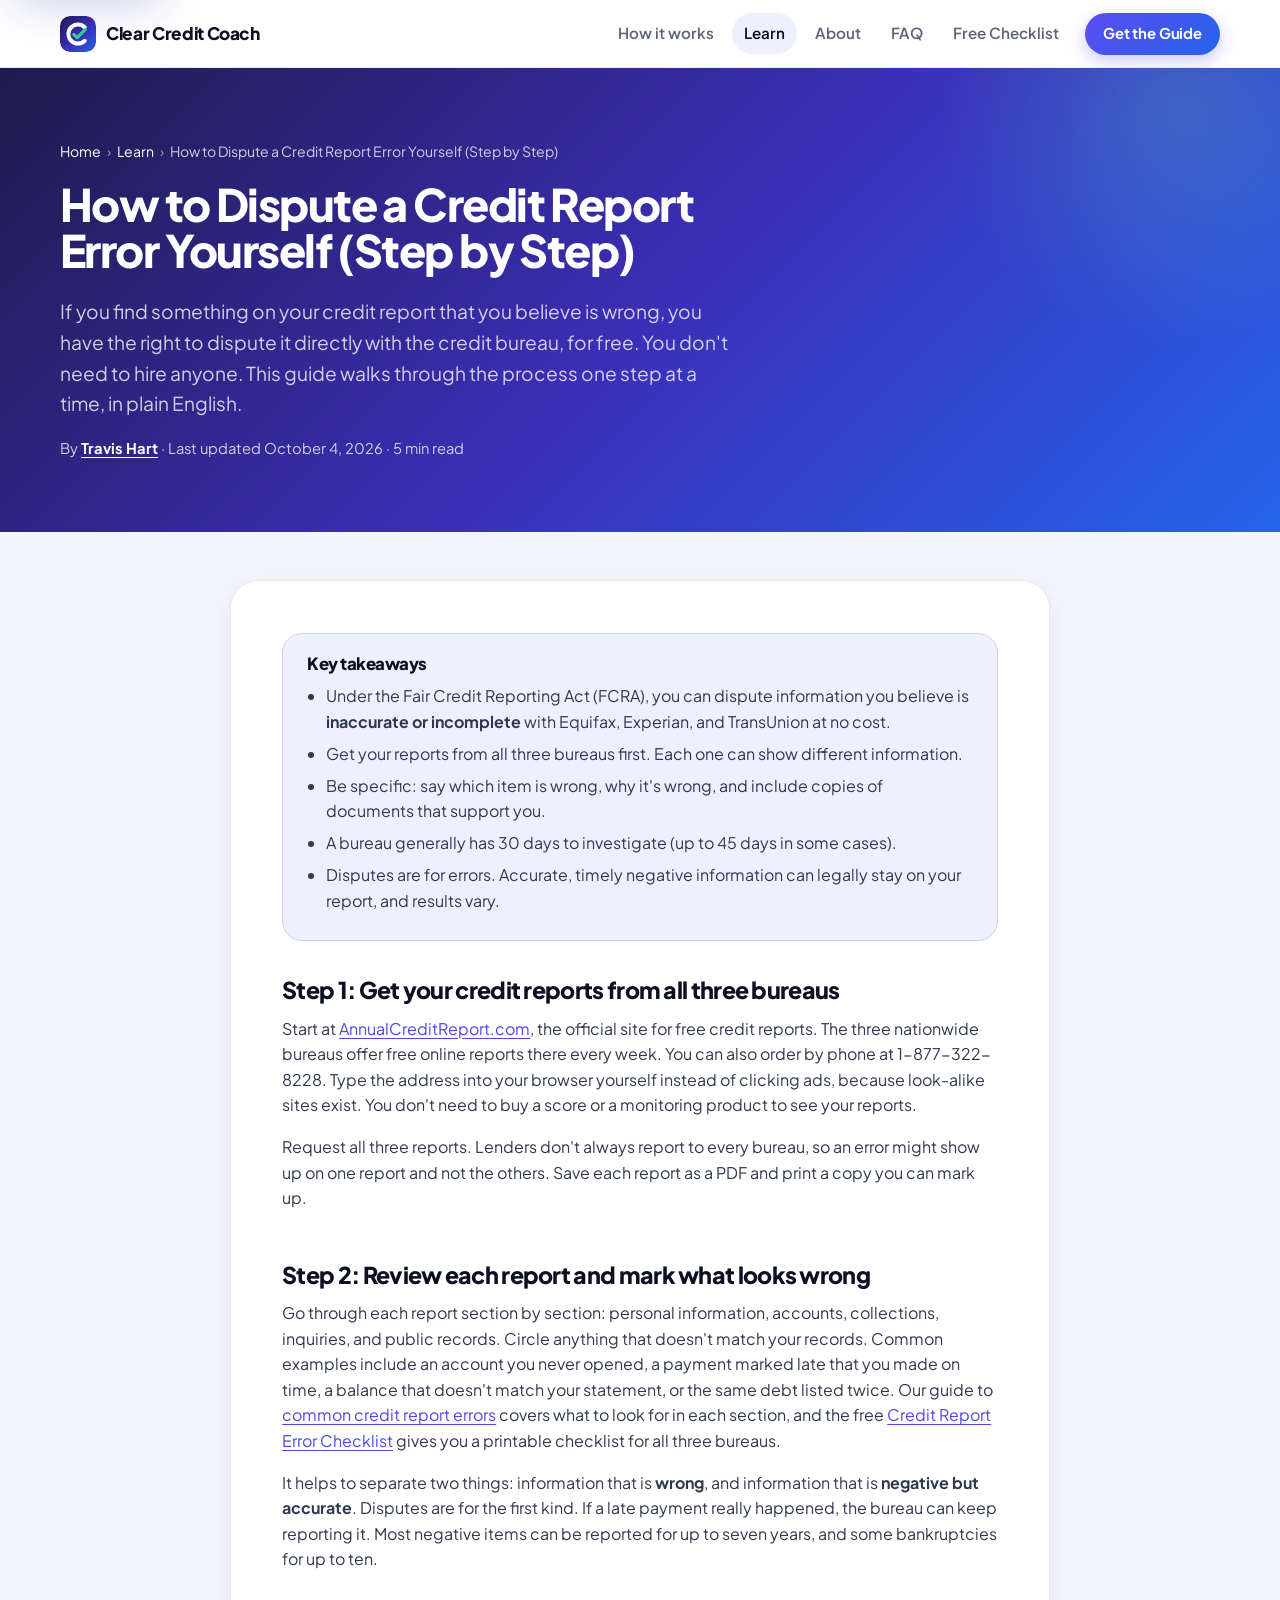
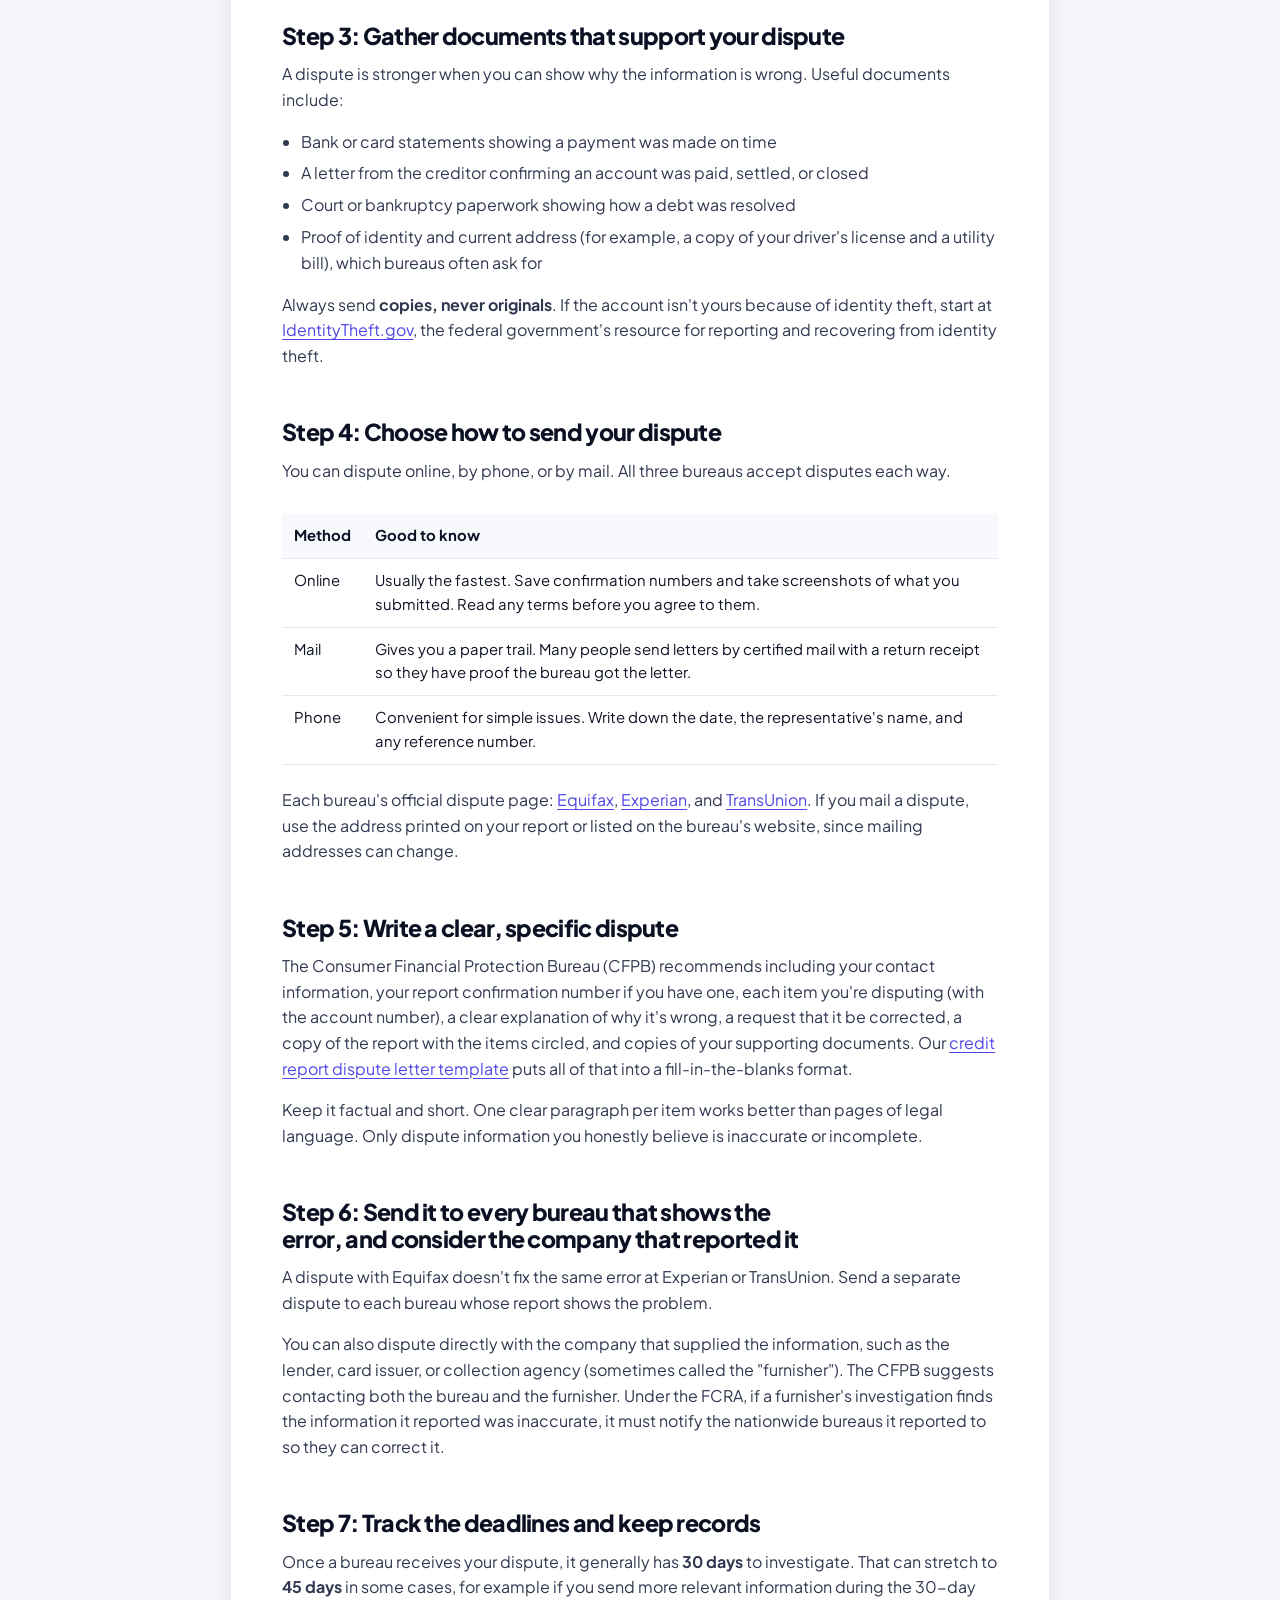
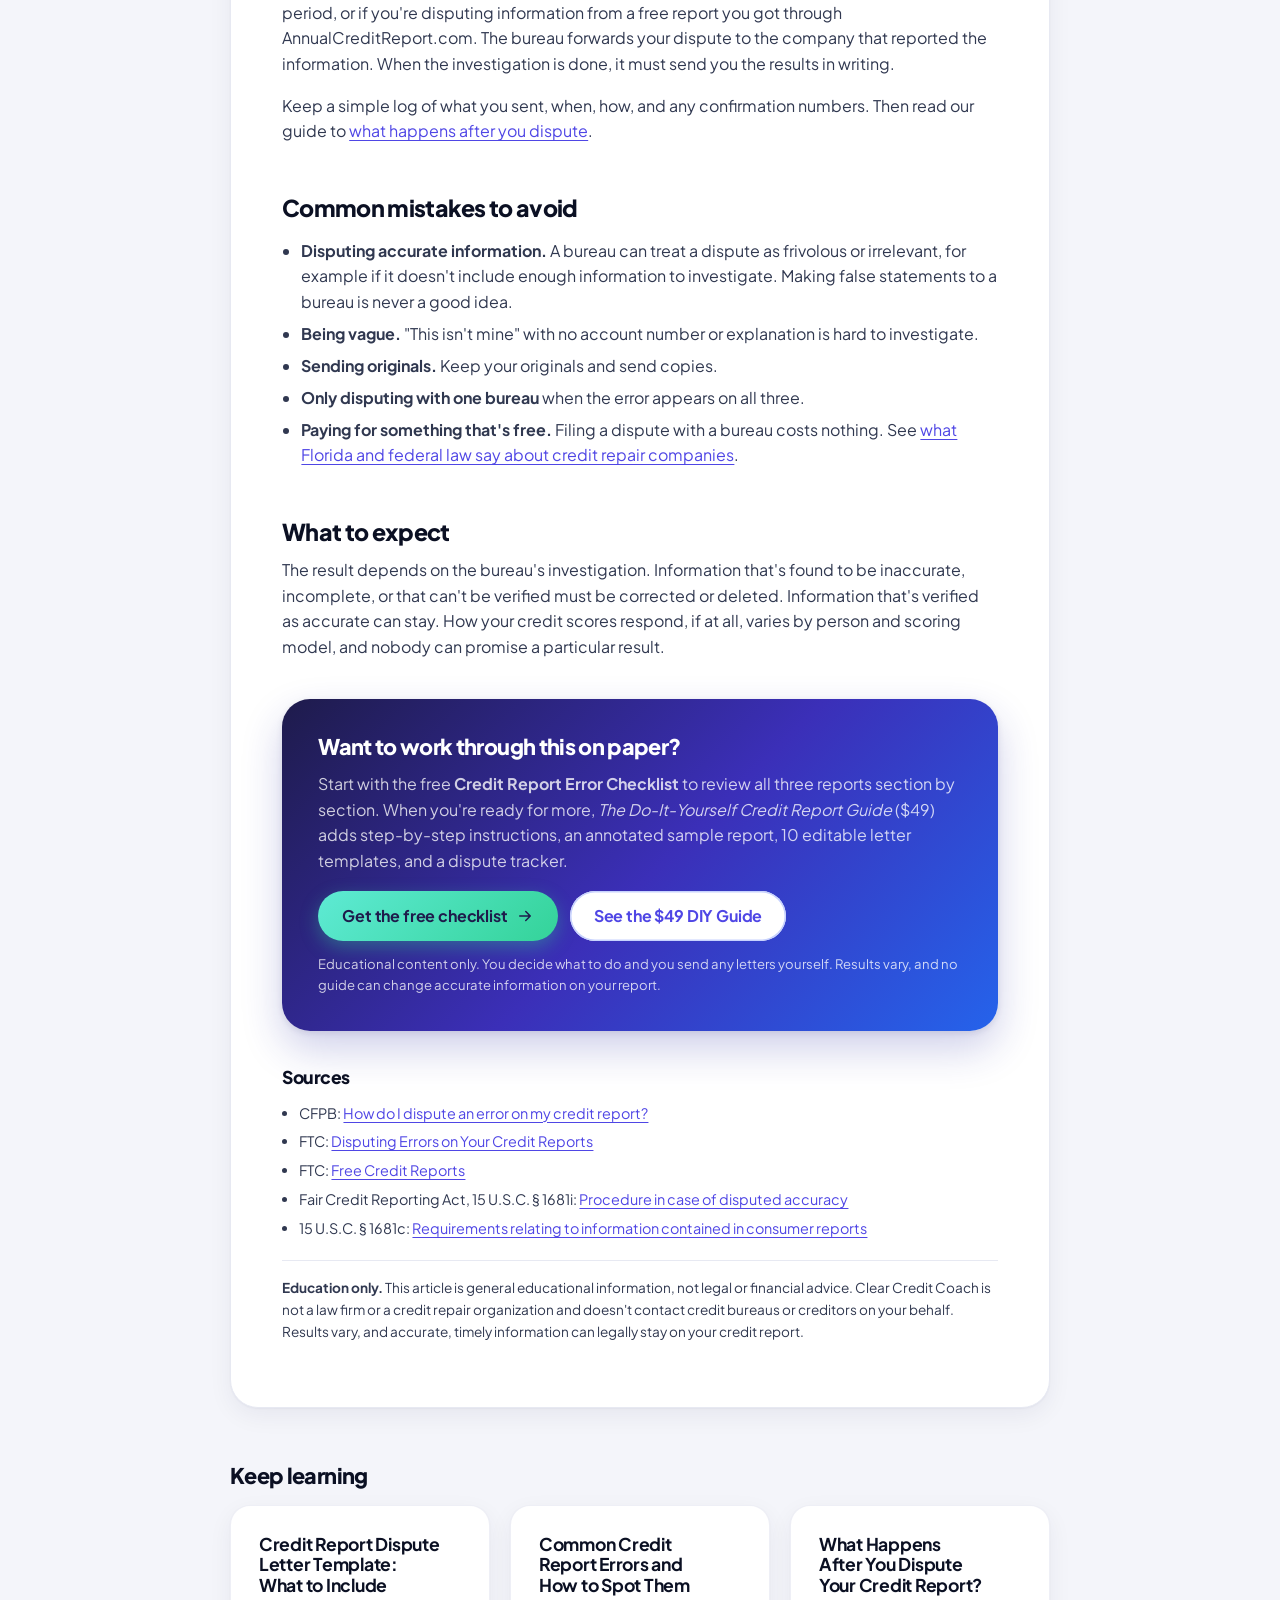
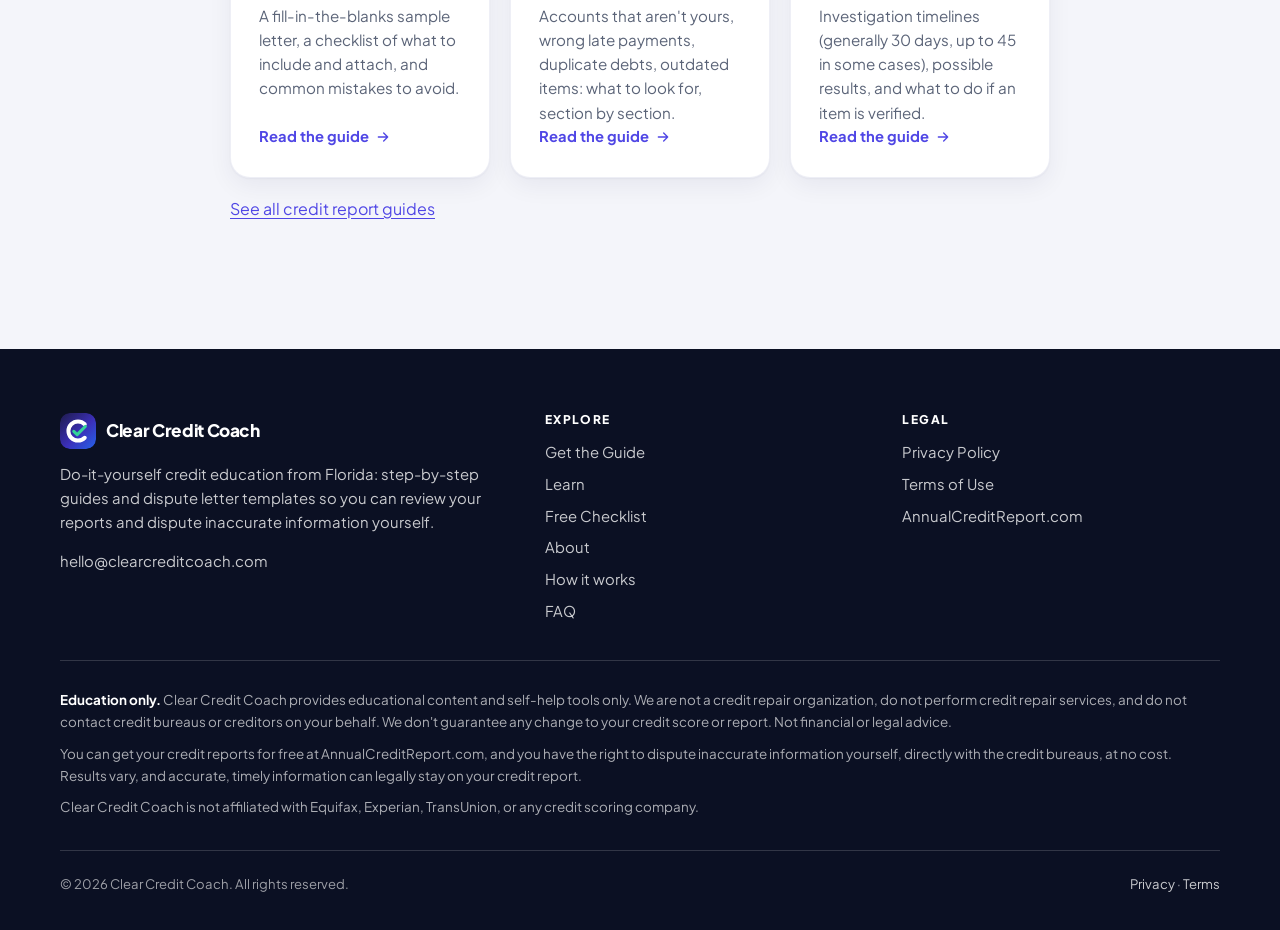
<file: learn/dispute-credit-report-error-yourself/index.html>
<!doctype html>
<html lang="en" class="no-js">
<head>
<meta charset="utf-8">
<meta name="viewport" content="width=device-width, initial-scale=1, viewport-fit=cover">
<title>How to Dispute a Credit Report Error Yourself (Free)</title>
<meta name="description" content="A plain-English, step-by-step guide to disputing inaccurate information on your Equifax, Experian, or TransUnion report yourself. Disputing is free.">
<link rel="canonical" href="https://clearcreditcoach.com/learn/dispute-credit-report-error-yourself/">
<meta name="theme-color" content="#1E1B4B">
<meta name="color-scheme" content="light">
<meta property="og:type" content="article">
<meta property="og:site_name" content="Clear Credit Coach">
<meta property="og:title" content="How to Dispute a Credit Report Error Yourself (Free)">
<meta property="og:description" content="A plain-English, step-by-step guide to disputing inaccurate information on your Equifax, Experian, or TransUnion report yourself. Disputing is free.">
<meta property="og:url" content="https://clearcreditcoach.com/learn/dispute-credit-report-error-yourself/">
<meta property="og:image" content="https://clearcreditcoach.com/assets/img/og-image.jpg">
<meta property="og:image:width" content="1200">
<meta property="og:image:height" content="630">
<meta property="og:image:alt" content="Clear Credit Coach: learn to review your credit reports and dispute errors yourself.">
<meta property="og:locale" content="en_US">
<meta name="twitter:card" content="summary_large_image">
<meta name="twitter:title" content="How to Dispute a Credit Report Error Yourself (Free)">
<meta name="twitter:description" content="A plain-English, step-by-step guide to disputing inaccurate information on your Equifax, Experian, or TransUnion report yourself. Disputing is free.">
<meta name="twitter:image" content="https://clearcreditcoach.com/assets/img/og-image.jpg">
<link rel="icon" href="/favicon.ico" sizes="any">
<link rel="icon" href="/assets/img/favicon.svg" type="image/svg+xml">
<link rel="apple-touch-icon" href="/assets/img/apple-touch-icon.png">
<link rel="manifest" href="/site.webmanifest">
<link rel="preload" href="/assets/fonts/plus-jakarta-sans-latin-var.woff2" as="font" type="font/woff2" crossorigin>
<link rel="stylesheet" href="/assets/css/styles.css">
<script src="/assets/js/main.js" defer></script>
<script type="application/ld+json">{"@context":"https://schema.org","@graph":[{"@type":"Article","@id":"https://clearcreditcoach.com/learn/dispute-credit-report-error-yourself/#article","headline":"How to Dispute a Credit Report Error Yourself (Step by Step)","description":"A plain-English, step-by-step guide to disputing inaccurate information on your Equifax, Experian, or TransUnion report yourself. Disputing is free.","image":"https://clearcreditcoach.com/assets/img/og-image.jpg","datePublished":"2026-10-04","dateModified":"2026-10-04","author":{"@type":"Person","@id":"https://clearcreditcoach.com/about/#travis-hart","name":"Travis Hart","url":"https://clearcreditcoach.com/about/","jobTitle":"Founder","worksFor":{"@id":"https://clearcreditcoach.com/#org"},"address":{"@type":"PostalAddress","addressRegion":"FL","addressCountry":"US"}},"publisher":{"@id":"https://clearcreditcoach.com/#org"},"mainEntityOfPage":"https://clearcreditcoach.com/learn/dispute-credit-report-error-yourself/","inLanguage":"en-US","wordCount":1099,"isAccessibleForFree":true},{"@type":"BreadcrumbList","itemListElement":[{"@type":"ListItem","position":1,"name":"Home","item":"https://clearcreditcoach.com/"},{"@type":"ListItem","position":2,"name":"Learn","item":"https://clearcreditcoach.com/learn/"},{"@type":"ListItem","position":3,"name":"How to Dispute a Credit Report Error Yourself (Step by Step)","item":"https://clearcreditcoach.com/learn/dispute-credit-report-error-yourself/"}]}]}</script>
<meta property="article:published_time" content="2026-10-04">
<meta property="article:modified_time" content="2026-10-04">
<meta name="author" content="Travis Hart">
</head>
<body>
<a class="skip-link" href="#main">Skip to content</a>
<header class="site-header">
  <div class="container header-inner">
    <a class="brand" href="/" aria-label="Clear Credit Coach home">
      <img src="/assets/img/favicon.svg" alt="" width="36" height="36">
      <span>Clear Credit Coach</span>
    </a>
    <button class="nav-toggle" type="button" aria-expanded="false" aria-controls="site-nav" aria-label="Open menu"><svg viewBox="0 0 24 24" fill="none" stroke="currentColor" stroke-width="2" stroke-linecap="round" stroke-linejoin="round" aria-hidden="true" focusable="false"><path d="M4 6h16M4 12h16M4 18h16"/></svg></button>
    <nav id="site-nav" class="nav" aria-label="Main">
      <a href="/#how">How it works</a>
      <a href="/learn/" aria-current="page">Learn</a>
      <a href="/about/">About</a>
      <a href="/#faq">FAQ</a>
      <a href="/checklist/">Free Checklist</a>
      <a class="btn btn--primary btn--sm" href="/#guide">Get the Guide</a>
    </nav>
  </div>
</header>
<main id="main">
<section class="page-hero page-hero--compact page-hero--article" aria-labelledby="article-title">
  <div class="container">
    <nav class="breadcrumbs" aria-label="Breadcrumb"><ol><li><a href="/">Home</a></li><li><a href="/learn/">Learn</a></li><li aria-current="page">How to Dispute a Credit Report Error Yourself (Step by Step)</li></ol></nav>
    <h1 id="article-title">How to Dispute a Credit Report Error Yourself (Step by Step)</h1>
    <p class="lead">If you find something on your credit report that you believe is wrong, you have the right to dispute it directly with the credit bureau, for free. You don't need to hire anyone. This guide walks through the process one step at a time, in plain English.</p>
    <p class="byline">By <a href="/about/">Travis Hart</a> &middot; Last updated <time datetime="2026-10-04">October 4, 2026</time> &middot; 5 min read</p>
  </div>
</section>
<section class="section article-section">
  <div class="container">
    <article class="prose article">
<div class="takeaways">
  <h2>Key takeaways</h2>
  <ul>
    <li>Under the Fair Credit Reporting Act (FCRA), you can dispute information you believe is <strong>inaccurate or incomplete</strong> with Equifax, Experian, and TransUnion at no cost.</li>
    <li>Get your reports from all three bureaus first. Each one can show different information.</li>
    <li>Be specific: say which item is wrong, why it's wrong, and include copies of documents that support you.</li>
    <li>A bureau generally has 30 days to investigate (up to 45 days in some cases).</li>
    <li>Disputes are for errors. Accurate, timely negative information can legally stay on your report, and results vary.</li>
  </ul>
</div>

<h2 id="step-1">Step 1: Get your credit reports from all three bureaus</h2>
<p>Start at <a href="https://www.annualcreditreport.com" rel="noopener">AnnualCreditReport.com</a>, the official site for free credit reports. The three nationwide bureaus offer free online reports there every week. You can also order by phone at 1-877-322-8228. Type the address into your browser yourself instead of clicking ads, because look-alike sites exist. You don't need to buy a score or a monitoring product to see your reports.</p>
<p>Request all three reports. Lenders don't always report to every bureau, so an error might show up on one report and not the others. Save each report as a PDF and print a copy you can mark up.</p>

<h2 id="step-2">Step 2: Review each report and mark what looks wrong</h2>
<p>Go through each report section by section: personal information, accounts, collections, inquiries, and public records. Circle anything that doesn't match your records. Common examples include an account you never opened, a payment marked late that you made on time, a balance that doesn't match your statement, or the same debt listed twice. Our guide to <a href="/learn/common-credit-report-errors/">common credit report errors</a> covers what to look for in each section, and the free <a href="/checklist/">Credit Report Error Checklist</a> gives you a printable checklist for all three bureaus.</p>
<p>It helps to separate two things: information that is <strong>wrong</strong>, and information that is <strong>negative but accurate</strong>. Disputes are for the first kind. If a late payment really happened, the bureau can keep reporting it. Most negative items can be reported for up to seven years, and some bankruptcies for up to ten.</p>

<h2 id="step-3">Step 3: Gather documents that support your dispute</h2>
<p>A dispute is stronger when you can show why the information is wrong. Useful documents include:</p>
<ul>
  <li>Bank or card statements showing a payment was made on time</li>
  <li>A letter from the creditor confirming an account was paid, settled, or closed</li>
  <li>Court or bankruptcy paperwork showing how a debt was resolved</li>
  <li>Proof of identity and current address (for example, a copy of your driver's license and a utility bill), which bureaus often ask for</li>
</ul>
<p>Always send <strong>copies, never originals</strong>. If the account isn't yours because of identity theft, start at <a href="https://www.identitytheft.gov/" rel="noopener">IdentityTheft.gov</a>, the federal government's resource for reporting and recovering from identity theft.</p>

<h2 id="step-4">Step 4: Choose how to send your dispute</h2>
<p>You can dispute online, by phone, or by mail. All three bureaus accept disputes each way.</p>
<div class="table-scroll"><table>
  <thead><tr><th>Method</th><th>Good to know</th></tr></thead>
  <tbody>
    <tr><td>Online</td><td>Usually the fastest. Save confirmation numbers and take screenshots of what you submitted. Read any terms before you agree to them.</td></tr>
    <tr><td>Mail</td><td>Gives you a paper trail. Many people send letters by certified mail with a return receipt so they have proof the bureau got the letter.</td></tr>
    <tr><td>Phone</td><td>Convenient for simple issues. Write down the date, the representative's name, and any reference number.</td></tr>
  </tbody>
</table></div>
<p>Each bureau's official dispute page: <a href="https://www.equifax.com/personal/credit-report-services/credit-dispute/" rel="noopener">Equifax</a>, <a href="https://www.experian.com/disputes/main.html" rel="noopener">Experian</a>, and <a href="https://www.transunion.com/credit-disputes/dispute-your-credit" rel="noopener">TransUnion</a>. If you mail a dispute, use the address printed on your report or listed on the bureau's website, since mailing addresses can change.</p>

<h2 id="step-5">Step 5: Write a clear, specific dispute</h2>
<p>The Consumer Financial Protection Bureau (CFPB) recommends including your contact information, your report confirmation number if you have one, each item you're disputing (with the account number), a clear explanation of why it's wrong, a request that it be corrected, a copy of the report with the items circled, and copies of your supporting documents. Our <a href="/learn/credit-report-dispute-letter-template/">credit report dispute letter template</a> puts all of that into a fill-in-the-blanks format.</p>
<p>Keep it factual and short. One clear paragraph per item works better than pages of legal language. Only dispute information you honestly believe is inaccurate or incomplete.</p>

<h2 id="step-6">Step 6: Send it to every bureau that shows the error, and consider the company that reported it</h2>
<p>A dispute with Equifax doesn't fix the same error at Experian or TransUnion. Send a separate dispute to each bureau whose report shows the problem.</p>
<p>You can also dispute directly with the company that supplied the information, such as the lender, card issuer, or collection agency (sometimes called the "furnisher"). The CFPB suggests contacting both the bureau and the furnisher. Under the FCRA, if a furnisher's investigation finds the information it reported was inaccurate, it must notify the nationwide bureaus it reported to so they can correct it.</p>

<h2 id="step-7">Step 7: Track the deadlines and keep records</h2>
<p>Once a bureau receives your dispute, it generally has <strong>30 days</strong> to investigate. That can stretch to <strong>45 days</strong> in some cases, for example if you send more relevant information during the 30-day period, or if you're disputing information from a free report you got through AnnualCreditReport.com. The bureau forwards your dispute to the company that reported the information. When the investigation is done, it must send you the results in writing.</p>
<p>Keep a simple log of what you sent, when, how, and any confirmation numbers. Then read our guide to <a href="/learn/after-you-dispute-credit-report/">what happens after you dispute</a>.</p>

<h2 id="mistakes">Common mistakes to avoid</h2>
<ul>
  <li><strong>Disputing accurate information.</strong> A bureau can treat a dispute as frivolous or irrelevant, for example if it doesn't include enough information to investigate. Making false statements to a bureau is never a good idea.</li>
  <li><strong>Being vague.</strong> "This isn't mine" with no account number or explanation is hard to investigate.</li>
  <li><strong>Sending originals.</strong> Keep your originals and send copies.</li>
  <li><strong>Only disputing with one bureau</strong> when the error appears on all three.</li>
  <li><strong>Paying for something that's free.</strong> Filing a dispute with a bureau costs nothing. See <a href="/learn/florida-credit-repair-laws/">what Florida and federal law say about credit repair companies</a>.</li>
</ul>

<h2 id="results">What to expect</h2>
<p>The result depends on the bureau's investigation. Information that's found to be inaccurate, incomplete, or that can't be verified must be corrected or deleted. Information that's verified as accurate can stay. How your credit scores respond, if at all, varies by person and scoring model, and nobody can promise a particular result.</p>
<aside class="cta-box" aria-label="Free checklist and DIY guide">
  <h2>Want to work through this on paper?</h2>
  <p>Start with the free <strong>Credit Report Error Checklist</strong> to review all three reports section by section. When you're ready for more, <em>The Do-It-Yourself Credit Report Guide</em> ($49) adds step-by-step instructions, an annotated sample report, 10 editable letter templates, and a dispute tracker.</p>
  <div class="btn-row">
    <a class="btn btn--mint" href="/checklist/">Get the free checklist <svg viewBox="0 0 24 24" fill="none" stroke="currentColor" stroke-width="2" stroke-linecap="round" stroke-linejoin="round" aria-hidden="true" focusable="false"><path d="M5 12h14M13 6l6 6-6 6"/></svg></a>
    <a class="btn btn--outline" href="https://clearcoach.gumroad.com/l/diy-credit-guide">See the $49 DIY Guide</a>
  </div>
  <p class="cta-note">Educational content only. You decide what to do and you send any letters yourself. Results vary, and no guide can change accurate information on your report.</p>
</aside>
<div class="sources">
  <h2 id="sources">Sources</h2>
  <ul>
<li>CFPB: <a href="https://www.consumerfinance.gov/ask-cfpb/how-do-i-dispute-an-error-on-my-credit-report-en-314/" rel="noopener">How do I dispute an error on my credit report?</a></li>
<li>FTC: <a href="https://consumer.ftc.gov/articles/disputing-errors-your-credit-reports" rel="noopener">Disputing Errors on Your Credit Reports</a></li>
<li>FTC: <a href="https://consumer.ftc.gov/articles/free-credit-reports" rel="noopener">Free Credit Reports</a></li>
<li>Fair Credit Reporting Act, 15 U.S.C. &sect; 1681i: <a href="https://www.law.cornell.edu/uscode/text/15/1681i" rel="noopener">Procedure in case of disputed accuracy</a></li>
<li>15 U.S.C. &sect; 1681c: <a href="https://www.law.cornell.edu/uscode/text/15/1681c" rel="noopener">Requirements relating to information contained in consumer reports</a></li>
  </ul>
</div>
<p class="article-disclaimer"><strong>Education only.</strong> This article is general educational information, not legal or financial advice. Clear Credit Coach is not a law firm or a credit repair organization and doesn't contact credit bureaus or creditors on your behalf. Results vary, and accurate, timely information can legally stay on your credit report.</p>
    </article>
    <nav class="related" aria-labelledby="related-title">
      <h2 id="related-title">Keep learning</h2>
      <div class="learn-grid"><a class="card learn-card" href="/learn/credit-report-dispute-letter-template/"><h3>Credit Report Dispute Letter Template: What to Include</h3><p>A fill-in-the-blanks sample letter, a checklist of what to include and attach, and common mistakes to avoid.</p><span class="learn-more">Read the guide <svg viewBox="0 0 24 24" fill="none" stroke="currentColor" stroke-width="2" stroke-linecap="round" stroke-linejoin="round" aria-hidden="true" focusable="false"><path d="M5 12h14M13 6l6 6-6 6"/></svg></span></a><a class="card learn-card" href="/learn/common-credit-report-errors/"><h3>Common Credit Report Errors and How to Spot Them</h3><p>Accounts that aren&#x27;t yours, wrong late payments, duplicate debts, outdated items: what to look for, section by section.</p><span class="learn-more">Read the guide <svg viewBox="0 0 24 24" fill="none" stroke="currentColor" stroke-width="2" stroke-linecap="round" stroke-linejoin="round" aria-hidden="true" focusable="false"><path d="M5 12h14M13 6l6 6-6 6"/></svg></span></a><a class="card learn-card" href="/learn/after-you-dispute-credit-report/"><h3>What Happens After You Dispute Your Credit Report?</h3><p>Investigation timelines (generally 30 days, up to 45 in some cases), possible results, and what to do if an item is verified.</p><span class="learn-more">Read the guide <svg viewBox="0 0 24 24" fill="none" stroke="currentColor" stroke-width="2" stroke-linecap="round" stroke-linejoin="round" aria-hidden="true" focusable="false"><path d="M5 12h14M13 6l6 6-6 6"/></svg></span></a></div>
      <p class="related-all"><a href="/learn/">See all credit report guides</a></p>
    </nav>
  </div>
</section>
</main>
<footer class="site-footer">
  <div class="container">
    <div class="footer-top">
      <div>
        <a class="brand" href="/">
          <img src="/assets/img/favicon.svg" alt="" width="36" height="36">
          <span>Clear Credit Coach</span>
        </a>
        <p>Do-it-yourself credit education from Florida: step-by-step guides and dispute letter templates so you can review your reports and dispute inaccurate information yourself.</p>
        <p><a href="mailto:hello@clearcreditcoach.com">hello@clearcreditcoach.com</a></p>
      </div>
      <div>
        <h2>Explore</h2>
        <ul>
          <li><a href="/#guide">Get the Guide</a></li>
          <li><a href="/learn/">Learn</a></li>
          <li><a href="/checklist/">Free Checklist</a></li>
          <li><a href="/about/">About</a></li>
          <li><a href="/#how">How it works</a></li>
          <li><a href="/#faq">FAQ</a></li>
        </ul>
      </div>
      <div>
        <h2>Legal</h2>
        <ul>
          <li><a href="/privacy/">Privacy Policy</a></li>
          <li><a href="/terms/">Terms of Use</a></li>
          <li><a href="https://www.annualcreditreport.com" rel="noopener">AnnualCreditReport.com</a></li>
        </ul>
      </div>
    </div>
    <div class="disclaimer">
      <p><strong>Education only.</strong> Clear Credit Coach provides educational content and self-help tools only. We are not a credit repair organization, do not perform credit repair services, and do not contact credit bureaus or creditors on your behalf. We don't guarantee any change to your credit score or report. Not financial or legal advice.</p>
      <p>You can get your credit reports for free at AnnualCreditReport.com, and you have the right to dispute inaccurate information yourself, directly with the credit bureaus, at no cost. Results vary, and accurate, timely information can legally stay on your credit report.</p>
      <p>Clear Credit Coach is not affiliated with Equifax, Experian, TransUnion, or any credit scoring company.</p>
    </div>
    <div class="footer-bottom">
      <span>&copy; <span data-year>2026</span> Clear Credit Coach. All rights reserved.</span>
      <span><a href="/privacy/">Privacy</a> &middot; <a href="/terms/">Terms</a></span>
    </div>
  </div>
</footer>
</body>
</html>
</file>
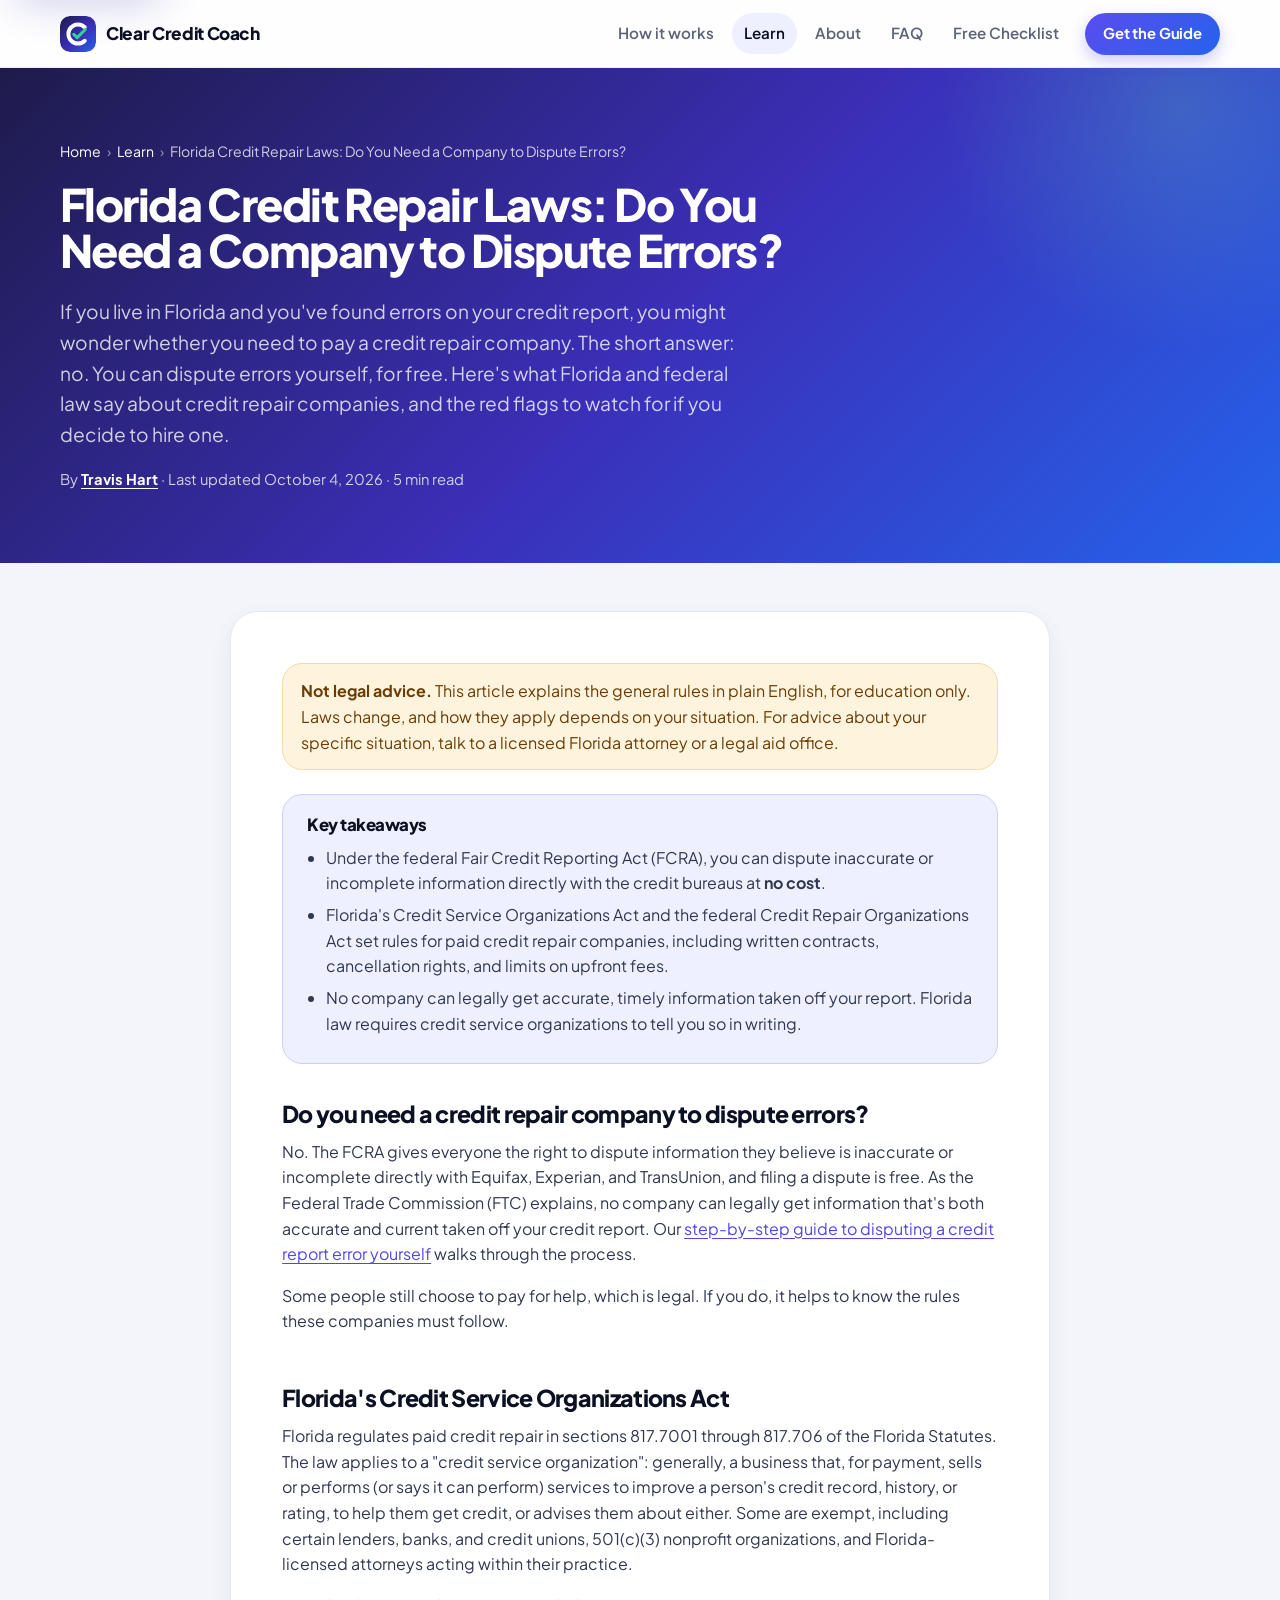
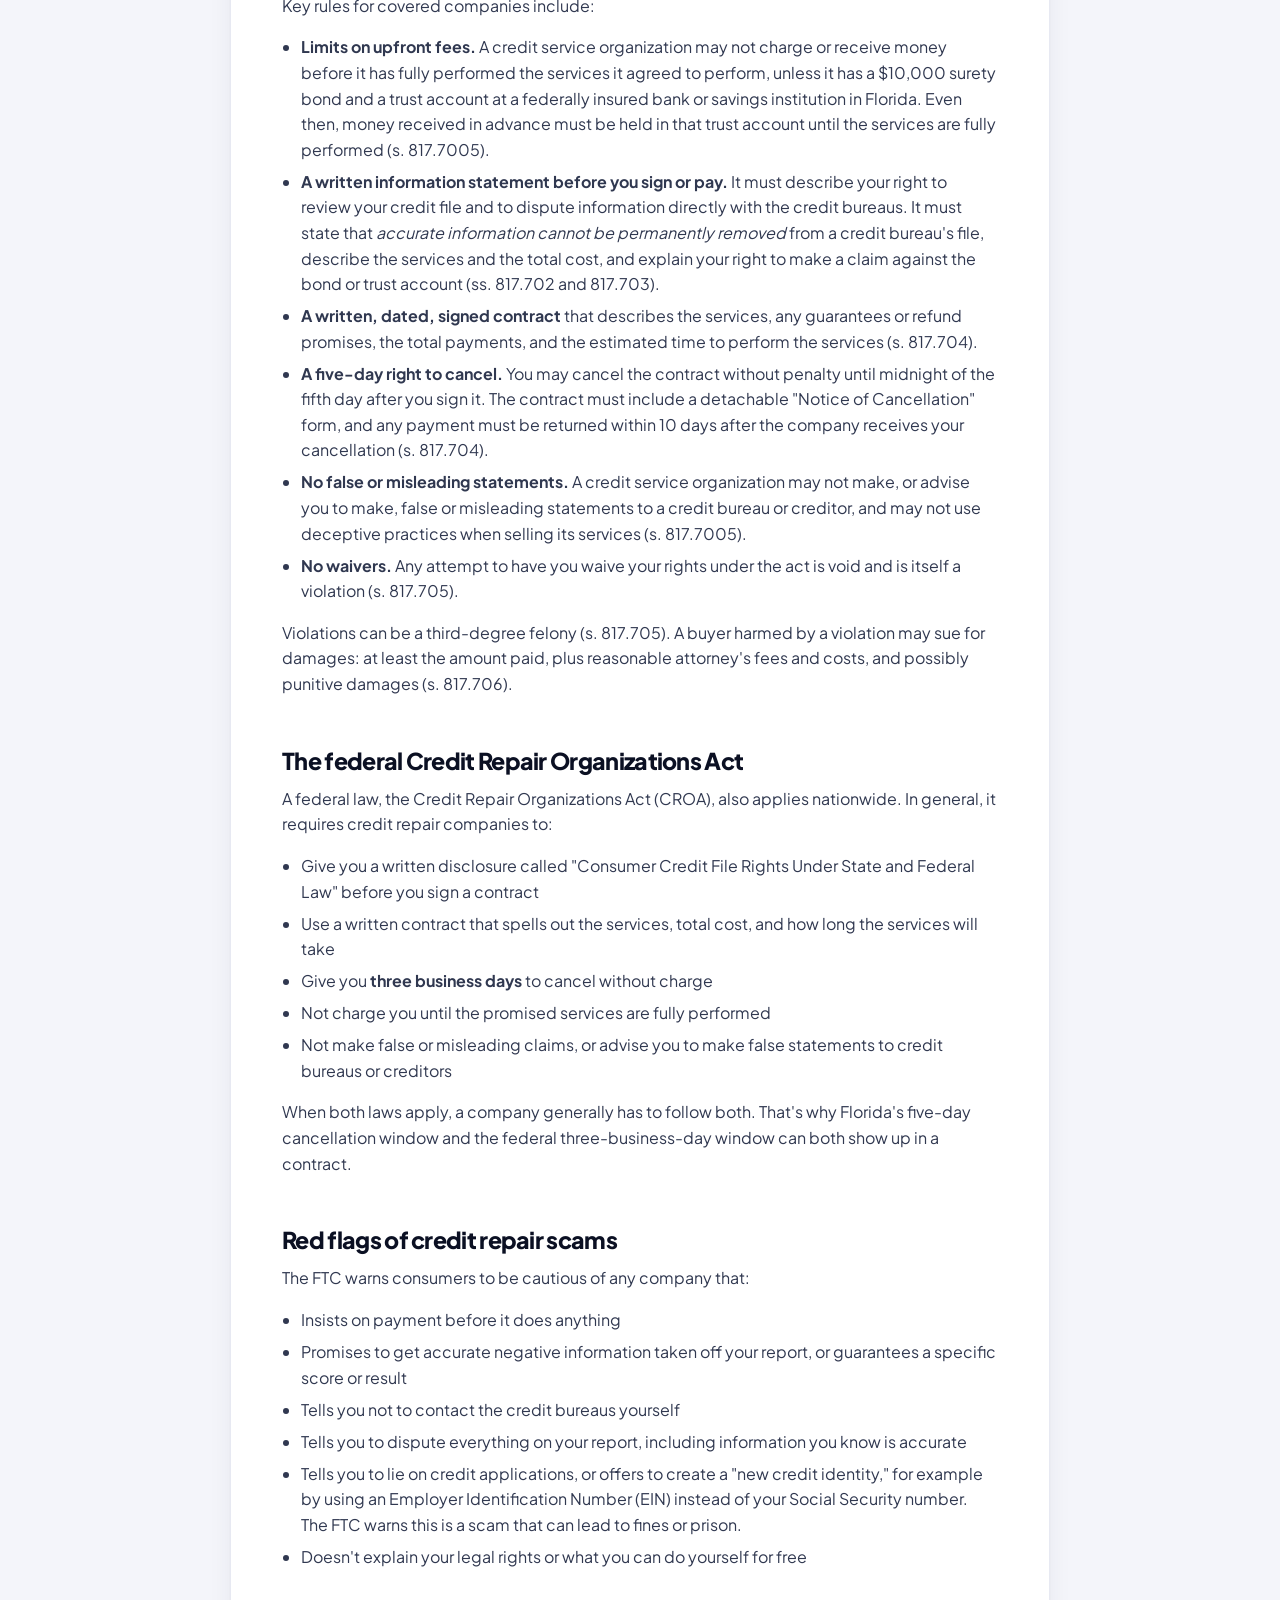
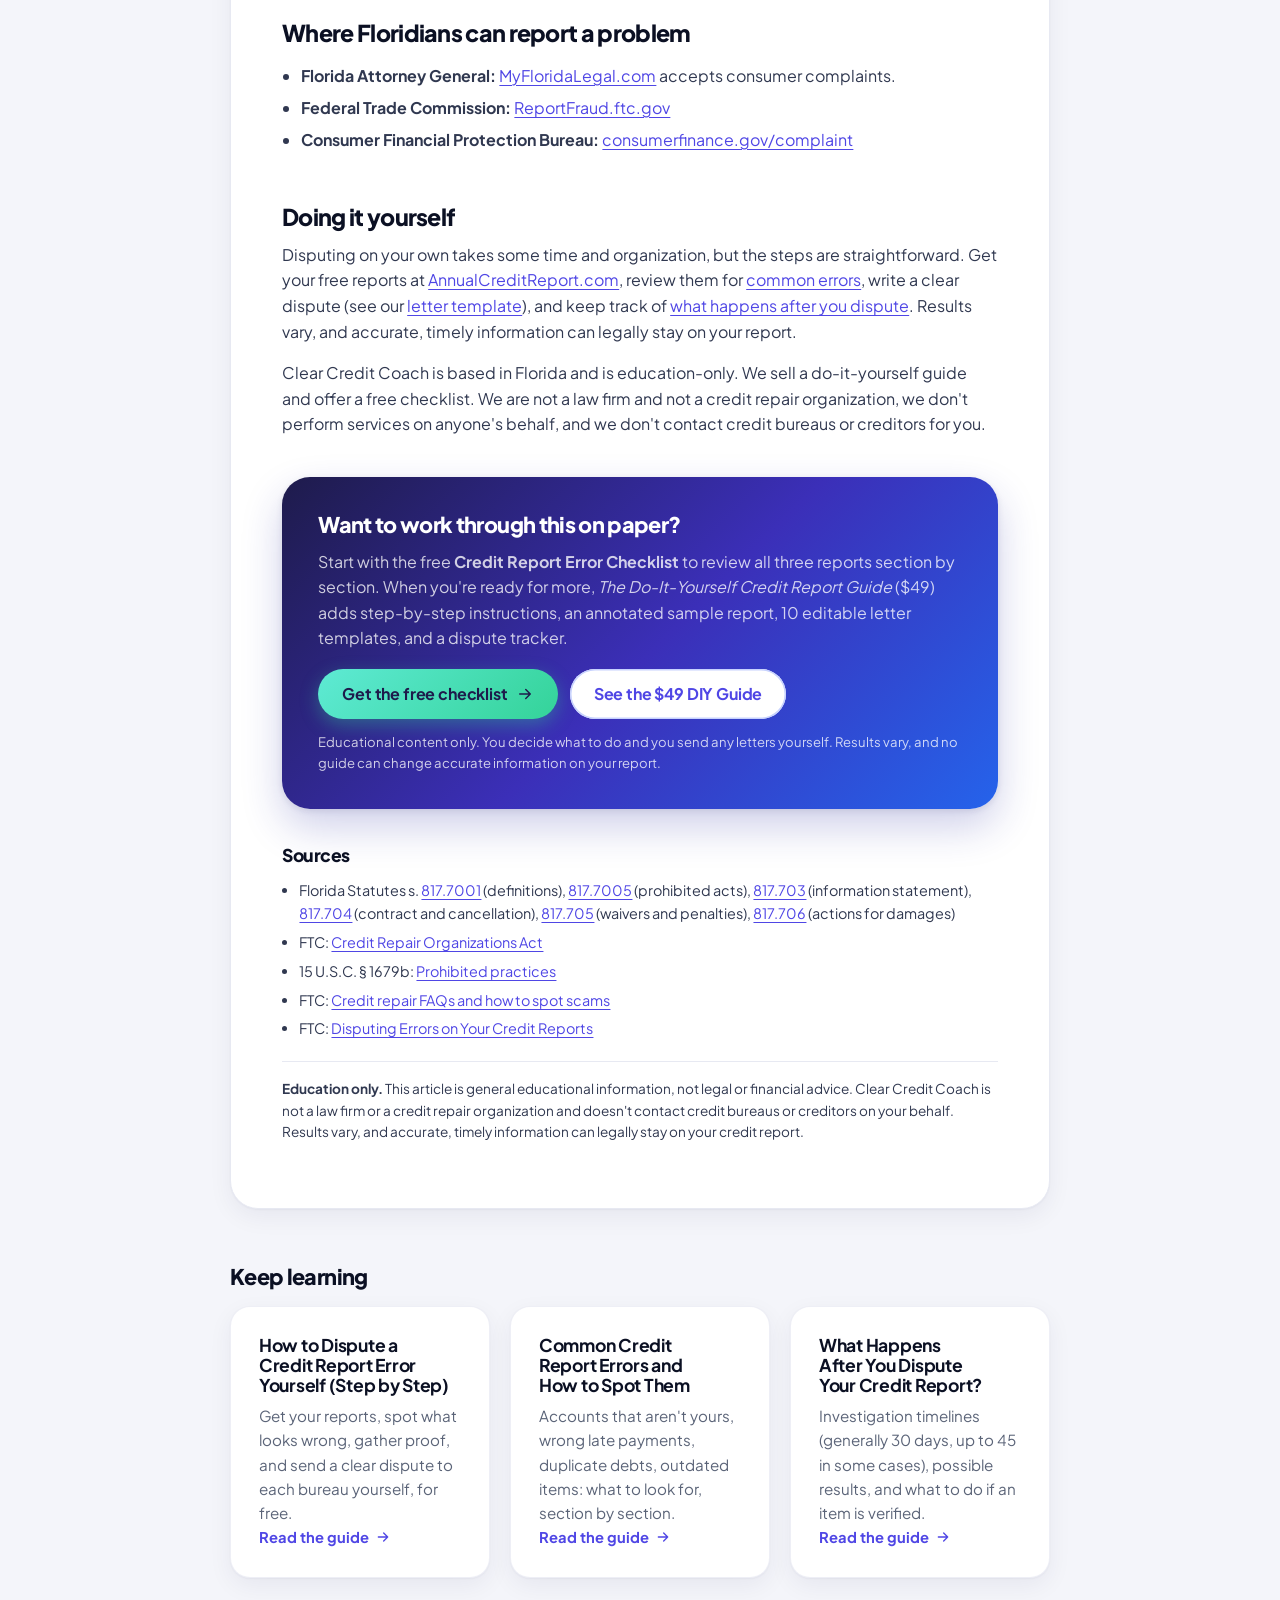
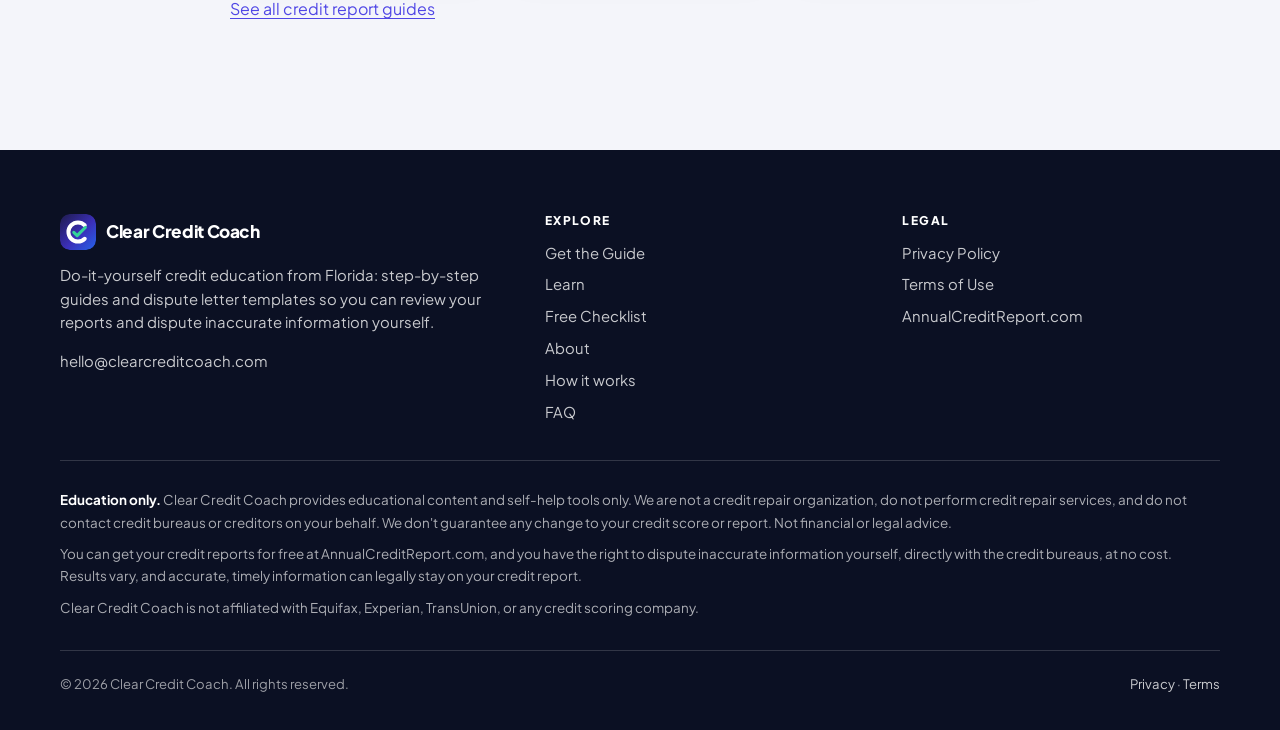
<file: learn/florida-credit-repair-laws/index.html>
<!doctype html>
<html lang="en" class="no-js">
<head>
<meta charset="utf-8">
<meta name="viewport" content="width=device-width, initial-scale=1, viewport-fit=cover">
<title>Florida Credit Repair Laws: Do You Need a Company?</title>
<meta name="description" content="What Florida and federal law say about credit repair companies, your right to dispute errors yourself for free, and red flags of credit repair scams.">
<link rel="canonical" href="https://clearcreditcoach.com/learn/florida-credit-repair-laws/">
<meta name="theme-color" content="#1E1B4B">
<meta name="color-scheme" content="light">
<meta property="og:type" content="article">
<meta property="og:site_name" content="Clear Credit Coach">
<meta property="og:title" content="Florida Credit Repair Laws: Do You Need a Company?">
<meta property="og:description" content="What Florida and federal law say about credit repair companies, your right to dispute errors yourself for free, and red flags of credit repair scams.">
<meta property="og:url" content="https://clearcreditcoach.com/learn/florida-credit-repair-laws/">
<meta property="og:image" content="https://clearcreditcoach.com/assets/img/og-image.jpg">
<meta property="og:image:width" content="1200">
<meta property="og:image:height" content="630">
<meta property="og:image:alt" content="Clear Credit Coach: learn to review your credit reports and dispute errors yourself.">
<meta property="og:locale" content="en_US">
<meta name="twitter:card" content="summary_large_image">
<meta name="twitter:title" content="Florida Credit Repair Laws: Do You Need a Company?">
<meta name="twitter:description" content="What Florida and federal law say about credit repair companies, your right to dispute errors yourself for free, and red flags of credit repair scams.">
<meta name="twitter:image" content="https://clearcreditcoach.com/assets/img/og-image.jpg">
<link rel="icon" href="/favicon.ico" sizes="any">
<link rel="icon" href="/assets/img/favicon.svg" type="image/svg+xml">
<link rel="apple-touch-icon" href="/assets/img/apple-touch-icon.png">
<link rel="manifest" href="/site.webmanifest">
<link rel="preload" href="/assets/fonts/plus-jakarta-sans-latin-var.woff2" as="font" type="font/woff2" crossorigin>
<link rel="stylesheet" href="/assets/css/styles.css">
<script src="/assets/js/main.js" defer></script>
<script type="application/ld+json">{"@context":"https://schema.org","@graph":[{"@type":"Article","@id":"https://clearcreditcoach.com/learn/florida-credit-repair-laws/#article","headline":"Florida Credit Repair Laws: Do You Need a Company to Dispute Errors?","description":"What Florida and federal law say about credit repair companies, your right to dispute errors yourself for free, and red flags of credit repair scams.","image":"https://clearcreditcoach.com/assets/img/og-image.jpg","datePublished":"2026-10-04","dateModified":"2026-10-04","author":{"@type":"Person","@id":"https://clearcreditcoach.com/about/#travis-hart","name":"Travis Hart","url":"https://clearcreditcoach.com/about/","jobTitle":"Founder","worksFor":{"@id":"https://clearcreditcoach.com/#org"},"address":{"@type":"PostalAddress","addressRegion":"FL","addressCountry":"US"}},"publisher":{"@id":"https://clearcreditcoach.com/#org"},"mainEntityOfPage":"https://clearcreditcoach.com/learn/florida-credit-repair-laws/","inLanguage":"en-US","wordCount":1057,"isAccessibleForFree":true},{"@type":"BreadcrumbList","itemListElement":[{"@type":"ListItem","position":1,"name":"Home","item":"https://clearcreditcoach.com/"},{"@type":"ListItem","position":2,"name":"Learn","item":"https://clearcreditcoach.com/learn/"},{"@type":"ListItem","position":3,"name":"Florida Credit Repair Laws: Do You Need a Company to Dispute Errors?","item":"https://clearcreditcoach.com/learn/florida-credit-repair-laws/"}]}]}</script>
<meta property="article:published_time" content="2026-10-04">
<meta property="article:modified_time" content="2026-10-04">
<meta name="author" content="Travis Hart">
</head>
<body>
<a class="skip-link" href="#main">Skip to content</a>
<header class="site-header">
  <div class="container header-inner">
    <a class="brand" href="/" aria-label="Clear Credit Coach home">
      <img src="/assets/img/favicon.svg" alt="" width="36" height="36">
      <span>Clear Credit Coach</span>
    </a>
    <button class="nav-toggle" type="button" aria-expanded="false" aria-controls="site-nav" aria-label="Open menu"><svg viewBox="0 0 24 24" fill="none" stroke="currentColor" stroke-width="2" stroke-linecap="round" stroke-linejoin="round" aria-hidden="true" focusable="false"><path d="M4 6h16M4 12h16M4 18h16"/></svg></button>
    <nav id="site-nav" class="nav" aria-label="Main">
      <a href="/#how">How it works</a>
      <a href="/learn/" aria-current="page">Learn</a>
      <a href="/about/">About</a>
      <a href="/#faq">FAQ</a>
      <a href="/checklist/">Free Checklist</a>
      <a class="btn btn--primary btn--sm" href="/#guide">Get the Guide</a>
    </nav>
  </div>
</header>
<main id="main">
<section class="page-hero page-hero--compact page-hero--article" aria-labelledby="article-title">
  <div class="container">
    <nav class="breadcrumbs" aria-label="Breadcrumb"><ol><li><a href="/">Home</a></li><li><a href="/learn/">Learn</a></li><li aria-current="page">Florida Credit Repair Laws: Do You Need a Company to Dispute Errors?</li></ol></nav>
    <h1 id="article-title">Florida Credit Repair Laws: Do You Need a Company to Dispute Errors?</h1>
    <p class="lead">If you live in Florida and you've found errors on your credit report, you might wonder whether you need to pay a credit repair company. The short answer: no. You can dispute errors yourself, for free. Here's what Florida and federal law say about credit repair companies, and the red flags to watch for if you decide to hire one.</p>
    <p class="byline">By <a href="/about/">Travis Hart</a> &middot; Last updated <time datetime="2026-10-04">October 4, 2026</time> &middot; 5 min read</p>
  </div>
</section>
<section class="section article-section">
  <div class="container">
    <article class="prose article">
<div class="callout-legal" role="note">
  <p><strong>Not legal advice.</strong> This article explains the general rules in plain English, for education only. Laws change, and how they apply depends on your situation. For advice about your specific situation, talk to a licensed Florida attorney or a legal aid office.</p>
</div>

<div class="takeaways">
  <h2>Key takeaways</h2>
  <ul>
    <li>Under the federal Fair Credit Reporting Act (FCRA), you can dispute inaccurate or incomplete information directly with the credit bureaus at <strong>no cost</strong>.</li>
    <li>Florida's Credit Service Organizations Act and the federal Credit Repair Organizations Act set rules for paid credit repair companies, including written contracts, cancellation rights, and limits on upfront fees.</li>
    <li>No company can legally get accurate, timely information taken off your report. Florida law requires credit service organizations to tell you so in writing.</li>
  </ul>
</div>

<h2 id="do-you-need">Do you need a credit repair company to dispute errors?</h2>
<p>No. The FCRA gives everyone the right to dispute information they believe is inaccurate or incomplete directly with Equifax, Experian, and TransUnion, and filing a dispute is free. As the Federal Trade Commission (FTC) explains, no company can legally get information that's both accurate and current taken off your credit report. Our <a href="/learn/dispute-credit-report-error-yourself/">step-by-step guide to disputing a credit report error yourself</a> walks through the process.</p>
<p>Some people still choose to pay for help, which is legal. If you do, it helps to know the rules these companies must follow.</p>

<h2 id="florida-law">Florida's Credit Service Organizations Act</h2>
<p>Florida regulates paid credit repair in sections 817.7001 through 817.706 of the Florida Statutes. The law applies to a "credit service organization": generally, a business that, for payment, sells or performs (or says it can perform) services to improve a person's credit record, history, or rating, to help them get credit, or advises them about either. Some are exempt, including certain lenders, banks, and credit unions, 501(c)(3) nonprofit organizations, and Florida-licensed attorneys acting within their practice.</p>
<p>Key rules for covered companies include:</p>
<ul>
  <li><strong>Limits on upfront fees.</strong> A credit service organization may not charge or receive money before it has fully performed the services it agreed to perform, unless it has a $10,000 surety bond and a trust account at a federally insured bank or savings institution in Florida. Even then, money received in advance must be held in that trust account until the services are fully performed (s. 817.7005).</li>
  <li><strong>A written information statement before you sign or pay.</strong> It must describe your right to review your credit file and to dispute information directly with the credit bureaus. It must state that <em>accurate information cannot be permanently removed</em> from a credit bureau's file, describe the services and the total cost, and explain your right to make a claim against the bond or trust account (ss. 817.702 and 817.703).</li>
  <li><strong>A written, dated, signed contract</strong> that describes the services, any guarantees or refund promises, the total payments, and the estimated time to perform the services (s. 817.704).</li>
  <li><strong>A five-day right to cancel.</strong> You may cancel the contract without penalty until midnight of the fifth day after you sign it. The contract must include a detachable "Notice of Cancellation" form, and any payment must be returned within 10 days after the company receives your cancellation (s. 817.704).</li>
  <li><strong>No false or misleading statements.</strong> A credit service organization may not make, or advise you to make, false or misleading statements to a credit bureau or creditor, and may not use deceptive practices when selling its services (s. 817.7005).</li>
  <li><strong>No waivers.</strong> Any attempt to have you waive your rights under the act is void and is itself a violation (s. 817.705).</li>
</ul>
<p>Violations can be a third-degree felony (s. 817.705). A buyer harmed by a violation may sue for damages: at least the amount paid, plus reasonable attorney's fees and costs, and possibly punitive damages (s. 817.706).</p>

<h2 id="federal-law">The federal Credit Repair Organizations Act</h2>
<p>A federal law, the Credit Repair Organizations Act (CROA), also applies nationwide. In general, it requires credit repair companies to:</p>
<ul>
  <li>Give you a written disclosure called "Consumer Credit File Rights Under State and Federal Law" before you sign a contract</li>
  <li>Use a written contract that spells out the services, total cost, and how long the services will take</li>
  <li>Give you <strong>three business days</strong> to cancel without charge</li>
  <li>Not charge you until the promised services are fully performed</li>
  <li>Not make false or misleading claims, or advise you to make false statements to credit bureaus or creditors</li>
</ul>
<p>When both laws apply, a company generally has to follow both. That's why Florida's five-day cancellation window and the federal three-business-day window can both show up in a contract.</p>

<h2 id="red-flags">Red flags of credit repair scams</h2>
<p>The FTC warns consumers to be cautious of any company that:</p>
<ul>
  <li>Insists on payment before it does anything</li>
  <li>Promises to get accurate negative information taken off your report, or guarantees a specific score or result</li>
  <li>Tells you not to contact the credit bureaus yourself</li>
  <li>Tells you to dispute everything on your report, including information you know is accurate</li>
  <li>Tells you to lie on credit applications, or offers to create a "new credit identity," for example by using an Employer Identification Number (EIN) instead of your Social Security number. The FTC warns this is a scam that can lead to fines or prison.</li>
  <li>Doesn't explain your legal rights or what you can do yourself for free</li>
</ul>

<h2 id="report">Where Floridians can report a problem</h2>
<ul>
  <li><strong>Florida Attorney General:</strong> <a href="https://www.myfloridalegal.com/" rel="noopener">MyFloridaLegal.com</a> accepts consumer complaints.</li>
  <li><strong>Federal Trade Commission:</strong> <a href="https://reportfraud.ftc.gov/" rel="noopener">ReportFraud.ftc.gov</a></li>
  <li><strong>Consumer Financial Protection Bureau:</strong> <a href="https://www.consumerfinance.gov/complaint/" rel="noopener">consumerfinance.gov/complaint</a></li>
</ul>

<h2 id="diy">Doing it yourself</h2>
<p>Disputing on your own takes some time and organization, but the steps are straightforward. Get your free reports at <a href="https://www.annualcreditreport.com" rel="noopener">AnnualCreditReport.com</a>, review them for <a href="/learn/common-credit-report-errors/">common errors</a>, write a clear dispute (see our <a href="/learn/credit-report-dispute-letter-template/">letter template</a>), and keep track of <a href="/learn/after-you-dispute-credit-report/">what happens after you dispute</a>. Results vary, and accurate, timely information can legally stay on your report.</p>
<p>Clear Credit Coach is based in Florida and is education-only. We sell a do-it-yourself guide and offer a free checklist. We are not a law firm and not a credit repair organization, we don't perform services on anyone's behalf, and we don't contact credit bureaus or creditors for you.</p>
<aside class="cta-box" aria-label="Free checklist and DIY guide">
  <h2>Want to work through this on paper?</h2>
  <p>Start with the free <strong>Credit Report Error Checklist</strong> to review all three reports section by section. When you're ready for more, <em>The Do-It-Yourself Credit Report Guide</em> ($49) adds step-by-step instructions, an annotated sample report, 10 editable letter templates, and a dispute tracker.</p>
  <div class="btn-row">
    <a class="btn btn--mint" href="/checklist/">Get the free checklist <svg viewBox="0 0 24 24" fill="none" stroke="currentColor" stroke-width="2" stroke-linecap="round" stroke-linejoin="round" aria-hidden="true" focusable="false"><path d="M5 12h14M13 6l6 6-6 6"/></svg></a>
    <a class="btn btn--outline" href="https://clearcoach.gumroad.com/l/diy-credit-guide">See the $49 DIY Guide</a>
  </div>
  <p class="cta-note">Educational content only. You decide what to do and you send any letters yourself. Results vary, and no guide can change accurate information on your report.</p>
</aside>
<div class="sources">
  <h2 id="sources">Sources</h2>
  <ul>
<li>Florida Statutes s. <a href="https://www.flsenate.gov/Laws/Statutes/2026/817.7001" rel="noopener">817.7001</a> (definitions), <a href="https://www.flsenate.gov/Laws/Statutes/2026/817.7005" rel="noopener">817.7005</a> (prohibited acts), <a href="https://www.flsenate.gov/Laws/Statutes/2026/817.703" rel="noopener">817.703</a> (information statement), <a href="https://www.flsenate.gov/Laws/Statutes/2026/817.704" rel="noopener">817.704</a> (contract and cancellation), <a href="https://www.flsenate.gov/Laws/Statutes/2026/817.705" rel="noopener">817.705</a> (waivers and penalties), <a href="https://www.flsenate.gov/Laws/Statutes/2026/817.706" rel="noopener">817.706</a> (actions for damages)</li>
<li>FTC: <a href="https://www.ftc.gov/legal-library/browse/statutes/credit-repair-organizations-act" rel="noopener">Credit Repair Organizations Act</a></li>
<li>15 U.S.C. &sect; 1679b: <a href="https://www.law.cornell.edu/uscode/text/15/1679b" rel="noopener">Prohibited practices</a></li>
<li>FTC: <a href="https://consumer.ftc.gov/articles/fixing-your-credit-faqs" rel="noopener">Credit repair FAQs and how to spot scams</a></li>
<li>FTC: <a href="https://consumer.ftc.gov/articles/disputing-errors-your-credit-reports" rel="noopener">Disputing Errors on Your Credit Reports</a></li>
  </ul>
</div>
<p class="article-disclaimer"><strong>Education only.</strong> This article is general educational information, not legal or financial advice. Clear Credit Coach is not a law firm or a credit repair organization and doesn't contact credit bureaus or creditors on your behalf. Results vary, and accurate, timely information can legally stay on your credit report.</p>
    </article>
    <nav class="related" aria-labelledby="related-title">
      <h2 id="related-title">Keep learning</h2>
      <div class="learn-grid"><a class="card learn-card" href="/learn/dispute-credit-report-error-yourself/"><h3>How to Dispute a Credit Report Error Yourself (Step by Step)</h3><p>Get your reports, spot what looks wrong, gather proof, and send a clear dispute to each bureau yourself, for free.</p><span class="learn-more">Read the guide <svg viewBox="0 0 24 24" fill="none" stroke="currentColor" stroke-width="2" stroke-linecap="round" stroke-linejoin="round" aria-hidden="true" focusable="false"><path d="M5 12h14M13 6l6 6-6 6"/></svg></span></a><a class="card learn-card" href="/learn/common-credit-report-errors/"><h3>Common Credit Report Errors and How to Spot Them</h3><p>Accounts that aren&#x27;t yours, wrong late payments, duplicate debts, outdated items: what to look for, section by section.</p><span class="learn-more">Read the guide <svg viewBox="0 0 24 24" fill="none" stroke="currentColor" stroke-width="2" stroke-linecap="round" stroke-linejoin="round" aria-hidden="true" focusable="false"><path d="M5 12h14M13 6l6 6-6 6"/></svg></span></a><a class="card learn-card" href="/learn/after-you-dispute-credit-report/"><h3>What Happens After You Dispute Your Credit Report?</h3><p>Investigation timelines (generally 30 days, up to 45 in some cases), possible results, and what to do if an item is verified.</p><span class="learn-more">Read the guide <svg viewBox="0 0 24 24" fill="none" stroke="currentColor" stroke-width="2" stroke-linecap="round" stroke-linejoin="round" aria-hidden="true" focusable="false"><path d="M5 12h14M13 6l6 6-6 6"/></svg></span></a></div>
      <p class="related-all"><a href="/learn/">See all credit report guides</a></p>
    </nav>
  </div>
</section>
</main>
<footer class="site-footer">
  <div class="container">
    <div class="footer-top">
      <div>
        <a class="brand" href="/">
          <img src="/assets/img/favicon.svg" alt="" width="36" height="36">
          <span>Clear Credit Coach</span>
        </a>
        <p>Do-it-yourself credit education from Florida: step-by-step guides and dispute letter templates so you can review your reports and dispute inaccurate information yourself.</p>
        <p><a href="mailto:hello@clearcreditcoach.com">hello@clearcreditcoach.com</a></p>
      </div>
      <div>
        <h2>Explore</h2>
        <ul>
          <li><a href="/#guide">Get the Guide</a></li>
          <li><a href="/learn/">Learn</a></li>
          <li><a href="/checklist/">Free Checklist</a></li>
          <li><a href="/about/">About</a></li>
          <li><a href="/#how">How it works</a></li>
          <li><a href="/#faq">FAQ</a></li>
        </ul>
      </div>
      <div>
        <h2>Legal</h2>
        <ul>
          <li><a href="/privacy/">Privacy Policy</a></li>
          <li><a href="/terms/">Terms of Use</a></li>
          <li><a href="https://www.annualcreditreport.com" rel="noopener">AnnualCreditReport.com</a></li>
        </ul>
      </div>
    </div>
    <div class="disclaimer">
      <p><strong>Education only.</strong> Clear Credit Coach provides educational content and self-help tools only. We are not a credit repair organization, do not perform credit repair services, and do not contact credit bureaus or creditors on your behalf. We don't guarantee any change to your credit score or report. Not financial or legal advice.</p>
      <p>You can get your credit reports for free at AnnualCreditReport.com, and you have the right to dispute inaccurate information yourself, directly with the credit bureaus, at no cost. Results vary, and accurate, timely information can legally stay on your credit report.</p>
      <p>Clear Credit Coach is not affiliated with Equifax, Experian, TransUnion, or any credit scoring company.</p>
    </div>
    <div class="footer-bottom">
      <span>&copy; <span data-year>2026</span> Clear Credit Coach. All rights reserved.</span>
      <span><a href="/privacy/">Privacy</a> &middot; <a href="/terms/">Terms</a></span>
    </div>
  </div>
</footer>
</body>
</html>
</file>
<file: assets/css/styles.css>
/* Clear Credit Coach — marketing site
   Design tokens mirror the app's src/theme/index.ts ("modern fintech"). */

@font-face {
  font-family: "Plus Jakarta Sans";
  src: url("../fonts/plus-jakarta-sans-latin-var.woff2") format("woff2");
  font-weight: 200 800;
  font-style: normal;
  font-display: swap;
}

:root {
  --primary: #4F46E5;
  --primary-dark: #312E81;
  --primary-deep: #1E1B4B;
  --electric: #2563EB;
  --primary-soft: #EEF0FF;
  --primary-tint: #C7D2FE;
  --accent: #047857;
  --mint: #34D399;
  --neon: #6EE7B7;
  --accent-soft: #DDF8EC;
  --on-mint: #03251B;
  --bg: #F4F5FA;
  --surface: #FFFFFF;
  --surface-alt: #F8F9FD;
  --text: #0B1023;
  --muted: #5B6478;
  --faint: #8A93A6;
  --border: #E7E9F2;
  --on-dark-muted: rgba(255,255,255,.78);
  --on-dark-faint: rgba(255,255,255,.16);
  --warning: #A15C07;
  --warning-soft: #FEF3DC;

  --grad-hero: linear-gradient(135deg, #1E1B4B 0%, #3B2FB8 52%, #2563EB 100%);
  --grad-primary: linear-gradient(135deg, #5B4CF0, #2563EB);
  --grad-mint: linear-gradient(135deg, #5EEAD4, #34D399);
  --grad-dark: linear-gradient(135deg, #0B1023, #1E1B4B);
  --grad-soft: linear-gradient(135deg, #EEF0FF, #E6F0FF);

  --r-sm: 10px; --r-md: 14px; --r-lg: 20px; --r-xl: 28px; --r-pill: 999px;
  --sh-card: 0 1px 2px rgba(16,24,64,.04), 0 8px 24px rgba(16,24,64,.06);
  --sh-raised: 0 2px 6px rgba(30,27,75,.10), 0 18px 40px rgba(37,40,160,.22);
  --sh-button: 0 6px 16px rgba(79,70,229,.28);

  --font: "Plus Jakarta Sans", system-ui, -apple-system, "Segoe UI", Roboto, sans-serif;
  --container: 1160px;
  --header-h: 68px;
}

*, *::before, *::after { box-sizing: border-box; }
html { -webkit-text-size-adjust: 100%; scroll-behavior: smooth; scroll-padding-top: calc(var(--header-h) + 12px); }
@media (prefers-reduced-motion: reduce) { html { scroll-behavior: auto; } *, *::before, *::after { transition: none !important; animation: none !important; } }
body {
  margin: 0; font-family: var(--font); font-size: 16px; line-height: 1.6; color: var(--text);
  background: var(--bg); -webkit-font-smoothing: antialiased; text-rendering: optimizeLegibility;
}
img, svg { display: block; max-width: 100%; }
a { color: var(--primary); text-underline-offset: 3px; }
a:hover { color: var(--primary-dark); }
h1, h2, h3, h4 { text-wrap: balance; margin: 0 0 .5em; line-height: 1.15; letter-spacing: -0.02em; font-weight: 800; }
h1 { font-size: clamp(2.4rem, 5.4vw, 3.9rem); letter-spacing: -0.035em; line-height: 1.04; }
h2 { font-size: clamp(1.8rem, 3.4vw, 2.6rem); letter-spacing: -0.03em; }
h3 { font-size: 1.2rem; font-weight: 700; letter-spacing: -0.015em; }
p { margin: 0 0 1em; }
ul, ol { padding-left: 1.2em; }
:focus-visible { outline: 3px solid var(--mint); outline-offset: 3px; border-radius: 6px; }
.nw { white-space: nowrap; }
.sr-only { position: absolute !important; width: 1px; height: 1px; padding: 0; margin: -1px; overflow: hidden; clip: rect(0,0,0,0); white-space: nowrap; border: 0; }
.skip-link { position: absolute; left: 12px; top: -60px; z-index: 100; background: var(--surface); color: var(--text); padding: 10px 16px; border-radius: var(--r-pill); box-shadow: var(--sh-raised); font-weight: 700; }
.skip-link:focus { top: 12px; }

.container { width: min(100% - 40px, var(--container)); margin-inline: auto; }
.section { padding: clamp(64px, 9vw, 112px) 0; }
.section--white { background: var(--surface); }
.section-head { max-width: 680px; margin: 0 auto clamp(36px, 5vw, 56px); text-align: center; }
.section-head p { color: var(--muted); font-size: 1.075rem; }
.eyebrow {
  display: inline-block; margin-bottom: 14px;
  font-size: .75rem; font-weight: 800; letter-spacing: .12em; text-transform: uppercase; color: var(--primary);
}
.eyebrow--light { color: var(--neon); }
.lead { font-size: clamp(1.05rem, 1.6vw, 1.2rem); color: var(--muted); }

/* Buttons */
.btn {
  display: inline-flex; align-items: center; justify-content: center; gap: 8px;
  min-height: 50px; padding: 0 24px; border-radius: var(--r-pill); border: 0;
  font: 700 1rem/1 var(--font); letter-spacing: -0.01em; text-decoration: none; cursor: pointer;
  transition: transform .15s ease, box-shadow .15s ease, background-color .15s ease;
  white-space: nowrap;
}
.btn:hover { transform: translateY(-1px); }
.btn:active { transform: translateY(0); }
.btn--primary { background: var(--grad-primary); color: #fff; box-shadow: var(--sh-button); }
.btn--primary:hover { color: #fff; box-shadow: 0 10px 24px rgba(79,70,229,.36); }
.btn--mint { background: var(--grad-mint); color: var(--on-mint); box-shadow: 0 6px 18px rgba(52,211,153,.35); }
.btn--mint:hover { color: var(--on-mint); }
.btn--ghost-light { background: rgba(255,255,255,.08); color: #fff; box-shadow: inset 0 0 0 1.5px rgba(255,255,255,.4); }
.btn--ghost-light:hover { color: #fff; background: rgba(255,255,255,.16); }
.btn--outline { background: var(--surface); color: var(--primary); box-shadow: inset 0 0 0 1.5px var(--primary-tint); }
.btn--outline:hover { color: var(--primary-dark); box-shadow: inset 0 0 0 1.5px var(--primary); }
.btn--sm { min-height: 42px; padding: 0 18px; font-size: .925rem; }
.btn svg { width: 18px; height: 18px; flex: none; }
.btn-row { display: flex; flex-wrap: wrap; gap: 12px; }

/* Header */
.site-header {
  position: sticky; top: 0; z-index: 50; height: var(--header-h);
  background: rgba(255,255,255,.86); backdrop-filter: saturate(180%) blur(14px); -webkit-backdrop-filter: saturate(180%) blur(14px);
  border-bottom: 1px solid rgba(231,233,242,.8);
}
.header-inner { height: 100%; display: flex; align-items: center; justify-content: space-between; gap: 16px; }
.brand { display: inline-flex; align-items: center; gap: 10px; color: var(--text); text-decoration: none; font-weight: 800; font-size: 1.075rem; letter-spacing: -0.02em; }
.brand:hover { color: var(--text); }
.brand img { width: 36px; height: 36px; border-radius: 10px; }
.nav { display: flex; align-items: center; gap: 6px; }
.nav a:not(.btn) { padding: 8px 12px; border-radius: var(--r-pill); color: var(--muted); font-weight: 600; font-size: .95rem; text-decoration: none; }
.nav a:not(.btn):hover, .nav a[aria-current="page"] { color: var(--text); background: var(--primary-soft); }
.nav .btn { margin-left: 8px; }
.nav-toggle {
  display: none; width: 44px; height: 44px; border: 0; border-radius: 12px; background: var(--primary-soft); color: var(--primary-deep); cursor: pointer;
  align-items: center; justify-content: center;
}
.nav-toggle svg { width: 22px; height: 22px; }
@media (max-width: 860px) {
  .nav-toggle { display: inline-flex; }
  .nav {
    position: absolute; left: 0; right: 0; top: var(--header-h); flex-direction: column; align-items: stretch; gap: 4px;
    padding: 12px 20px 20px; background: var(--surface); border-bottom: 1px solid var(--border); box-shadow: 0 18px 30px rgba(16,24,64,.08);
    display: none;
  }
  .nav.is-open { display: flex; }
  .nav a:not(.btn) { padding: 12px 14px; font-size: 1rem; }
  .nav .btn { margin: 8px 0 0; }
  .no-js .nav { position: static; display: flex; flex-direction: row; flex-wrap: wrap; box-shadow: none; border: 0; padding: 0; background: none; }
}

/* Hero */
.hero { position: relative; overflow: hidden; background: var(--grad-hero); color: #fff; }
.hero::before, .hero::after { content: ""; position: absolute; border-radius: 50%; filter: blur(10px); pointer-events: none; }
.hero::before { width: 520px; height: 520px; right: -140px; top: -180px; background: radial-gradient(circle, rgba(110,231,183,.22), transparent 65%); }
.hero::after { width: 640px; height: 640px; left: -260px; bottom: -360px; background: radial-gradient(circle, rgba(37,99,235,.55), transparent 65%); }
.hero-inner { position: relative; z-index: 1; display: grid; grid-template-columns: 1.1fr .9fr; gap: 48px; align-items: center; padding: clamp(56px, 8vw, 104px) 0 clamp(64px, 8vw, 112px); }
.hero h1 { color: #fff; }
.hero h1 .hl { background: linear-gradient(90deg, #6EE7B7, #5EEAD4); -webkit-background-clip: text; background-clip: text; color: transparent; }
.hero .lead { color: var(--on-dark-muted); max-width: 560px; margin-bottom: 28px; }
.pill {
  display: inline-flex; align-items: center; gap: 8px; padding: 6px 14px 6px 8px; border-radius: var(--r-pill);
  background: rgba(255,255,255,.1); box-shadow: inset 0 0 0 1px rgba(255,255,255,.18); color: #fff; font-size: .85rem; font-weight: 600; margin-bottom: 22px;
}
.pill .dot { width: 22px; height: 22px; border-radius: 50%; background: var(--grad-mint); display: grid; place-items: center; color: var(--on-mint); }
.pill .dot svg { width: 13px; height: 13px; }
.hero-note { margin-top: 22px; font-size: .9rem; color: var(--on-dark-muted); display: flex; align-items: center; gap: 8px; flex-wrap: wrap; }

.store-badges { display: flex; flex-wrap: wrap; gap: 10px; }
.store-badge {
  display: inline-flex; align-items: center; gap: 10px; padding: 9px 16px 9px 12px; border-radius: 14px;
  background: #0B1023; color: #fff; box-shadow: inset 0 0 0 1px rgba(255,255,255,.22); min-width: 172px;
}
.store-badge svg { width: 24px; height: 24px; flex: none; }
.store-badge small { display: block; font-size: .68rem; font-weight: 600; letter-spacing: .04em; text-transform: uppercase; color: var(--neon); line-height: 1.2; }
.store-badge strong { display: block; font-size: 1.02rem; font-weight: 700; line-height: 1.2; letter-spacing: -0.01em; }

/* Phone mockup */
.phone-wrap { position: relative; display: flex; justify-content: center; }
.phone {
  position: relative; width: 300px; max-width: 100%; aspect-ratio: 300 / 610; border-radius: 46px; padding: 12px;
  background: #0B1023; box-shadow: 0 40px 80px rgba(8,6,40,.5), inset 0 0 0 2px rgba(255,255,255,.12);
}
.phone-screen { color: var(--text); height: 100%; border-radius: 36px; overflow: hidden; background: var(--bg); padding: 40px 14px 14px; display: flex; flex-direction: column; gap: 10px; position: relative; }
.phone-screen::before { content: ""; position: absolute; top: 10px; left: 50%; width: 92px; height: 24px; transform: translateX(-50%); background: #0B1023; border-radius: 20px; }
.m-greet { font-size: .72rem; color: var(--muted); font-weight: 600; padding: 0 4px; }
.m-greet b { display: block; font-size: 1.05rem; color: var(--text); font-weight: 800; letter-spacing: -0.02em; }
.m-score { border-radius: 22px; padding: 14px 14px 8px; background: var(--grad-hero); color: #fff; box-shadow: var(--sh-raised); }
.m-score-top { display: flex; justify-content: space-between; align-items: center; font-size: .66rem; font-weight: 700; letter-spacing: .08em; text-transform: uppercase; color: var(--on-dark-muted); }
.m-chip { background: rgba(255,255,255,.14); padding: 3px 8px; border-radius: var(--r-pill); letter-spacing: .04em; color: #fff; }
.m-score-num { font-size: 2.3rem; font-weight: 800; letter-spacing: -0.04em; line-height: 1.1; margin-top: 4px; }
.m-score-delta { display: inline-flex; align-items: center; gap: 4px; font-size: .7rem; font-weight: 700; color: var(--on-mint); background: var(--mint); padding: 2px 8px; border-radius: var(--r-pill); }
.m-chart { margin-top: 4px; height: 70px; width: 100%; }
.m-card { background: var(--surface); border-radius: 18px; padding: 12px; box-shadow: var(--sh-card); display: flex; gap: 10px; align-items: center; }
.m-icon { width: 34px; height: 34px; border-radius: 11px; display: grid; place-items: center; flex: none; background: var(--primary-soft); color: var(--primary); }
.m-icon--mint { background: var(--accent-soft); color: var(--accent); }
.m-icon svg { width: 18px; height: 18px; }
.m-label { font-size: .6rem; font-weight: 800; letter-spacing: .08em; text-transform: uppercase; color: var(--faint); }
.m-title { font-size: .8rem; font-weight: 700; line-height: 1.3; letter-spacing: -0.01em; }
.m-progress { height: 6px; border-radius: 6px; background: var(--border); margin-top: 6px; overflow: hidden; }
.m-progress span { display: block; height: 100%; width: 40%; background: var(--grad-mint); border-radius: 6px; }
.m-btn { margin-top: auto; text-align: center; font-size: .78rem; font-weight: 700; color: #fff; background: var(--grad-primary); border-radius: var(--r-pill); padding: 11px; box-shadow: var(--sh-button); }
.float-card {
  position: absolute; display: flex; align-items: center; gap: 10px; padding: 12px 14px; border-radius: 18px;
  background: rgba(255,255,255,.96); color: var(--text); box-shadow: var(--sh-raised); font-size: .8rem; font-weight: 700; line-height: 1.25;
}
.float-card small { display: block; font-size: .68rem; color: var(--muted); font-weight: 600; }
.float-card--a { left: -36px; top: 72%; }
.float-card--b { right: -36px; top: 7%; }
.sample-tag { position: absolute; bottom: -30px; left: 50%; transform: translateX(-50%); font-size: .72rem; color: var(--on-dark-muted); white-space: nowrap; }

/* Cards & grids */
.grid { display: grid; gap: 20px; }
.grid-2 { grid-template-columns: repeat(2, 1fr); }
.grid-3 { grid-template-columns: repeat(3, 1fr); }
.grid-4 { grid-template-columns: repeat(4, 1fr); }
.card { background: var(--surface); border-radius: var(--r-lg); padding: 28px; box-shadow: var(--sh-card); border: 1px solid rgba(231,233,242,.7); }
.card p { color: var(--muted); margin-bottom: 0; }
.card ul { color: var(--muted); margin: 14px 0 0; padding: 0; list-style: none; display: grid; gap: 8px; }
.card ul li { display: flex; gap: 10px; align-items: flex-start; font-size: .95rem; line-height: 1.5; }
.card ul li svg { width: 18px; height: 18px; flex: none; margin-top: 2px; color: var(--accent); }
.icon-tile { width: 52px; height: 52px; border-radius: 16px; display: grid; place-items: center; margin-bottom: 18px; background: var(--primary-soft); color: var(--primary); }
.icon-tile svg { width: 26px; height: 26px; }
.icon-tile--mint { background: var(--accent-soft); color: var(--accent); }
.icon-tile--grad { background: var(--grad-primary); color: #fff; box-shadow: var(--sh-button); }
.audience-card { position: relative; overflow: hidden; transition: transform .2s ease, box-shadow .2s ease; }
.audience-card:hover { transform: translateY(-3px); box-shadow: var(--sh-raised); }
.audience-card .tag { display: inline-block; font-size: .72rem; font-weight: 800; letter-spacing: .08em; text-transform: uppercase; color: var(--primary); margin-bottom: 6px; }

.feature { display: flex; gap: 18px; align-items: flex-start; }
.feature .icon-tile { margin: 0; flex: none; }
.feature h3 { margin-bottom: 6px; }
.feature p { color: var(--muted); margin: 0; }
.badge-premium { display: inline-flex; align-items: center; gap: 4px; margin-left: 6px; padding: 2px 8px; border-radius: var(--r-pill); font-size: .68rem; font-weight: 800; letter-spacing: .06em; text-transform: uppercase; vertical-align: 2px; background: var(--primary-soft); color: var(--primary); }

/* Plans */
.plans { display: grid; grid-template-columns: 1fr 1fr; gap: 24px; max-width: 960px; margin: 0 auto; align-items: stretch; }
.plan { border-radius: var(--r-xl); padding: 34px; background: var(--surface); box-shadow: var(--sh-card); border: 1px solid var(--border); display: flex; flex-direction: column; }
.plan h3 { font-size: 1.5rem; font-weight: 800; letter-spacing: -0.02em; margin-bottom: 4px; }
.plan .plan-price { font-size: 1rem; font-weight: 700; color: var(--muted); margin-bottom: 22px; display: flex; flex-wrap: wrap; align-items: center; gap: 8px; }
.plan ul { list-style: none; padding: 0; margin: 0 0 28px; display: grid; gap: 12px; }
.plan li { display: flex; gap: 12px; align-items: flex-start; line-height: 1.45; }
.plan li svg { width: 20px; height: 20px; flex: none; margin-top: 1px; color: var(--accent); }
.plan li.is-off { color: var(--muted); text-decoration: line-through; text-decoration-color: rgba(91,100,120,.45); }
.plan li.is-off svg { color: var(--faint); }
.plan .btn { margin-top: auto; }
.plan--premium { background: var(--grad-hero); color: #fff; border: 0; box-shadow: var(--sh-raised); position: relative; overflow: hidden; }
.plan--premium::after { content: ""; position: absolute; width: 360px; height: 360px; right: -140px; top: -160px; border-radius: 50%; background: radial-gradient(circle, rgba(110,231,183,.25), transparent 65%); pointer-events: none; }
.plan--premium .plan-price { color: var(--on-dark-muted); }
.plan--premium li svg { color: var(--mint); }
.ribbon { display: inline-flex; align-self: flex-start; align-items: center; gap: 6px; padding: 5px 12px; border-radius: var(--r-pill); background: var(--grad-mint); color: var(--on-mint); font-size: .75rem; font-weight: 800; letter-spacing: .04em; margin-bottom: 16px; }
.soon { display: inline-block; padding: 3px 10px; border-radius: var(--r-pill); background: var(--warning-soft); color: var(--warning); font-size: .78rem; font-weight: 800; }
.plan--premium .soon { background: rgba(255,255,255,.14); color: #fff; }
.plans-note { max-width: 760px; margin: 24px auto 0; text-align: center; font-size: .88rem; color: var(--muted); }

/* Compare table */
.compare-wrap { max-width: 960px; margin: 40px auto 0; overflow-x: auto; border-radius: var(--r-lg); box-shadow: var(--sh-card); background: var(--surface); border: 1px solid var(--border); }
.compare { width: 100%; border-collapse: collapse; min-width: 560px; font-size: .95rem; }
.compare caption { text-align: left; padding: 18px 22px 0; font-weight: 800; font-size: 1.05rem; }
.compare th, .compare td { padding: 14px 22px; text-align: left; border-bottom: 1px solid var(--border); vertical-align: top; }
.compare thead th { font-size: .75rem; letter-spacing: .08em; text-transform: uppercase; color: var(--muted); }
.compare tbody th { font-weight: 700; }
.compare td { color: var(--muted); }
.compare tr:last-child th, .compare tr:last-child td { border-bottom: 0; }
.compare .col-premium { background: rgba(238,240,255,.55); color: var(--text); }

/* Education-only band */
.edu-band { border-radius: var(--r-xl); background: var(--grad-dark); color: #fff; padding: clamp(32px, 5vw, 64px); display: grid; grid-template-columns: 1.15fr .85fr; gap: 40px; align-items: center; position: relative; overflow: hidden; box-shadow: var(--sh-raised); }
.edu-band::after { content: ""; position: absolute; width: 480px; height: 480px; right: -180px; bottom: -220px; border-radius: 50%; background: radial-gradient(circle, rgba(79,70,229,.6), transparent 65%); pointer-events: none; }
.edu-band > * { position: relative; z-index: 1; }
.edu-band h2 { color: #fff; }
.edu-band p { color: var(--on-dark-muted); }
.check-list { list-style: none; padding: 0; margin: 0 0 28px; display: grid; gap: 12px; }
.check-list li { display: flex; gap: 12px; align-items: flex-start; line-height: 1.5; }
.check-list svg { width: 20px; height: 20px; flex: none; margin-top: 2px; color: var(--mint); }
.check-list--dark svg { color: var(--accent); }
.promise { background: rgba(255,255,255,.06); border-radius: var(--r-lg); padding: 26px; box-shadow: inset 0 0 0 1px var(--on-dark-faint); }
.promise h3 { color: #fff; font-size: 1.05rem; }
.promise ul { list-style: none; padding: 0; margin: 0; display: grid; gap: 14px; }
.promise li { display: flex; gap: 12px; color: var(--on-dark-muted); font-size: .95rem; line-height: 1.5; }
.promise li strong { color: #fff; display: block; font-weight: 700; }
.promise li svg { width: 22px; height: 22px; flex: none; color: var(--mint); margin-top: 1px; }

/* Waitlist */
.download { background: var(--grad-hero); color: #fff; border-radius: var(--r-xl); padding: clamp(32px, 5vw, 64px); text-align: center; position: relative; overflow: hidden; box-shadow: var(--sh-raised); }
.download::before { content: ""; position: absolute; width: 520px; height: 520px; left: -200px; top: -260px; border-radius: 50%; background: radial-gradient(circle, rgba(110,231,183,.2), transparent 65%); pointer-events: none; }
.download > * { position: relative; }
.download h2 { color: #fff; }
.download p { color: var(--on-dark-muted); max-width: 600px; margin-inline: auto; }
.download .store-badges { justify-content: center; margin: 26px 0 30px; }
.waitlist { display: flex; gap: 10px; max-width: 520px; margin: 0 auto; padding: 6px; border-radius: var(--r-pill); background: rgba(255,255,255,.12); box-shadow: inset 0 0 0 1px rgba(255,255,255,.22); }
.waitlist input {
  flex: 1; min-width: 0; height: 50px; border: 0; border-radius: var(--r-pill); padding: 0 20px; font: 500 1rem var(--font); color: var(--text); background: #fff;
}
.waitlist input::placeholder { color: var(--faint); }
.waitlist input:focus-visible { outline: 3px solid var(--mint); outline-offset: 2px; }
.form-note { font-size: .82rem !important; margin-top: 14px; }
.form-status { min-height: 1.5em; margin-top: 10px; font-weight: 600; color: var(--neon) !important; }
.form-status.is-error { color: #FECACA !important; }

/* FAQ */
.faq { max-width: 820px; margin: 0 auto; display: grid; gap: 12px; }
.faq details { background: var(--surface); border-radius: var(--r-lg); box-shadow: var(--sh-card); border: 1px solid var(--border); }
.faq summary { list-style: none; cursor: pointer; padding: 20px 24px; font-weight: 700; font-size: 1.05rem; letter-spacing: -0.01em; display: flex; justify-content: space-between; gap: 16px; align-items: center; border-radius: var(--r-lg); }
.faq summary::-webkit-details-marker { display: none; }
.faq summary::after { content: ""; flex: none; width: 30px; height: 30px; border-radius: 50%; background: var(--primary-soft) url("data:image/svg+xml,%3Csvg xmlns='http://www.w3.org/2000/svg' viewBox='0 0 24 24' fill='none' stroke='%234F46E5' stroke-width='2.5' stroke-linecap='round'%3E%3Cpath d='M12 5v14M5 12h14'/%3E%3C/svg%3E") center / 16px no-repeat; transition: transform .2s ease; }
.faq details[open] summary::after { transform: rotate(45deg); }
.faq .answer { padding: 0 24px 22px; color: var(--muted); }
.faq .answer p:last-child { margin-bottom: 0; }

/* Page hero (sub pages) */
.page-hero { background: var(--grad-hero); color: #fff; position: relative; overflow: hidden; }
.page-hero::after { content: ""; position: absolute; width: 520px; height: 520px; right: -160px; top: -220px; border-radius: 50%; background: radial-gradient(circle, rgba(110,231,183,.2), transparent 65%); pointer-events: none; }
.page-hero .container { position: relative; z-index: 1; padding: clamp(56px, 7vw, 96px) 0; }
.page-hero h1 { color: #fff; max-width: 820px; }
.page-hero .lead { color: var(--on-dark-muted); max-width: 680px; margin-bottom: 28px; }
.page-hero--split .container { display: grid; grid-template-columns: 1.25fr .75fr; gap: 48px; align-items: center; }
.hero-aside { background: rgba(255,255,255,.08); border-radius: var(--r-xl); padding: 28px; box-shadow: inset 0 0 0 1px rgba(255,255,255,.18), 0 30px 60px rgba(8,6,40,.25); backdrop-filter: blur(6px); }
.hero-aside h2 { color: #fff; font-size: 1.1rem; letter-spacing: -0.01em; margin-bottom: 16px; }
.hero-aside ul { list-style: none; margin: 0; padding: 0; display: grid; gap: 14px; }
.hero-aside li { display: flex; gap: 12px; align-items: flex-start; color: var(--on-dark-muted); font-size: .95rem; line-height: 1.45; }
.hero-aside li strong { display: block; color: #fff; font-weight: 700; }
.hero-aside li .m-icon { background: rgba(110,231,183,.16); color: var(--neon); }
@media (max-width: 960px) { .page-hero--split .container { grid-template-columns: 1fr; gap: 32px; } }
.page-hero--compact .container { padding: clamp(44px, 6vw, 72px) 0; }
.page-hero--compact h1 { font-size: clamp(2rem, 4.4vw, 3rem); }

/* Steps */
.steps { counter-reset: step; display: grid; gap: 16px; grid-template-columns: repeat(auto-fit, minmax(200px, 1fr)); }
.step { counter-increment: step; position: relative; }
.step::before { content: counter(step); display: grid; place-items: center; width: 40px; height: 40px; border-radius: 50%; background: var(--grad-primary); color: #fff; font-weight: 800; margin-bottom: 16px; box-shadow: var(--sh-button); }

.rights { background: var(--surface); border-radius: var(--r-xl); padding: clamp(28px, 4vw, 48px); box-shadow: var(--sh-card); border: 1px solid var(--border); }
.rights-grid { display: grid; grid-template-columns: 1fr 1fr; gap: 18px 36px; margin-top: 24px; }
.right-item { display: flex; gap: 14px; }
.right-item .icon-tile { width: 44px; height: 44px; border-radius: 14px; margin: 0; flex: none; }
.right-item .icon-tile svg { width: 22px; height: 22px; }
.right-item h3 { font-size: 1.02rem; margin-bottom: 4px; }
.right-item p { color: var(--muted); font-size: .95rem; margin: 0; }
.callout { border-radius: var(--r-lg); padding: 20px 22px; background: var(--primary-soft); color: var(--primary-deep); font-size: .95rem; display: flex; gap: 12px; align-items: flex-start; }
.callout svg { width: 22px; height: 22px; flex: none; color: var(--primary); margin-top: 1px; }
.callout p { margin: 0; }

/* Legal pages */
.draft-banner { background: var(--warning-soft); color: #6B3D05; border-bottom: 1px solid #F5D9A8; }
.draft-banner .container { padding: 14px 0; display: flex; gap: 12px; align-items: center; font-weight: 700; font-size: .95rem; }
.draft-banner svg { width: 22px; height: 22px; flex: none; color: var(--warning); }
.legal { display: grid; grid-template-columns: 240px 1fr; gap: 48px; align-items: start; }
.toc { position: sticky; top: calc(var(--header-h) + 24px); background: var(--surface); border-radius: var(--r-lg); padding: 20px; box-shadow: var(--sh-card); border: 1px solid var(--border); font-size: .9rem; }
.toc summary { list-style: none; cursor: pointer; }
.toc summary::-webkit-details-marker { display: none; }
.toc summary strong { display: flex; justify-content: space-between; align-items: center; margin-bottom: 0; }
.toc[open] summary strong { margin-bottom: 10px; }
@media (max-width: 860px) { .toc summary strong::after { content: "+"; font-size: 1.1rem; color: var(--primary); } .toc[open] summary strong::after { content: "\2212"; } }
.toc strong { display: block; font-size: .72rem; letter-spacing: .1em; text-transform: uppercase; color: var(--muted); margin-bottom: 10px; }
.toc ol { margin: 0; padding-left: 1.2em; display: grid; gap: 6px; }
.toc a { color: var(--text); text-decoration: none; }
.toc a:hover { color: var(--primary); text-decoration: underline; }
.prose { background: var(--surface); border-radius: var(--r-xl); padding: clamp(24px, 4vw, 52px); box-shadow: var(--sh-card); border: 1px solid var(--border); max-width: 820px; }
.prose h2 { font-size: 1.45rem; margin-top: 2em; padding-top: .2em; }
.prose h2:first-of-type { margin-top: 0; }
.prose h3 { font-size: 1.08rem; margin-top: 1.5em; }
.prose p, .prose li { color: #303850; }
.prose li { margin-bottom: .4em; }
.prose .meta { color: var(--muted); font-size: .92rem; }
.prose .todo { background: var(--warning-soft); color: #6B3D05; padding: 1px 6px; border-radius: 6px; font-weight: 700; font-size: .9em; }
.prose table { width: 100%; border-collapse: collapse; margin: 1em 0 1.5em; font-size: .93rem; }
.prose th, .prose td { text-align: left; padding: 10px 12px; border-bottom: 1px solid var(--border); vertical-align: top; }
.prose th { background: var(--surface-alt); font-weight: 700; }
.table-scroll { overflow-x: auto; }

/* Footer */
.site-footer { background: #0B1023; color: var(--on-dark-muted); padding: 64px 0 36px; font-size: .93rem; }
.footer-top { display: grid; grid-template-columns: 1.4fr 1fr 1fr; gap: 40px; padding-bottom: 36px; border-bottom: 1px solid var(--on-dark-faint); }
.site-footer .brand { color: #fff; margin-bottom: 14px; }
.site-footer h2 { font-size: .75rem; letter-spacing: .12em; text-transform: uppercase; color: #fff; margin-bottom: 14px; }
.site-footer ul { list-style: none; padding: 0; margin: 0; display: grid; gap: 8px; }
.site-footer a { color: var(--on-dark-muted); text-decoration: none; }
.site-footer a:hover { color: #fff; text-decoration: underline; }
.disclaimer { padding: 28px 0 22px; font-size: .84rem; line-height: 1.65; color: rgba(255,255,255,.66); border-bottom: 1px solid var(--on-dark-faint); }
.disclaimer strong { color: #fff; }
.disclaimer p { margin-bottom: .7em; }
.footer-bottom { padding-top: 22px; display: flex; justify-content: space-between; flex-wrap: wrap; gap: 12px; font-size: .82rem; color: rgba(255,255,255,.6); }

/* Responsive */
@media (max-width: 1020px) {
  .grid-4 { grid-template-columns: repeat(2, 1fr); }
  .hero-inner { grid-template-columns: 1fr 340px; gap: 32px; }
}
@media (max-width: 860px) {
  .hero-inner { grid-template-columns: 1fr; text-align: left; }
  .phone-wrap { margin-top: 12px; margin-bottom: 30px; }
  .grid-3 { grid-template-columns: repeat(2, 1fr); }
  .edu-band { grid-template-columns: 1fr; }
  .legal { grid-template-columns: 1fr; gap: 24px; }
  .toc { position: static; }
  .footer-top { grid-template-columns: 1fr 1fr; }
  .footer-top > :first-child { grid-column: 1 / -1; }
}
@media (max-width: 640px) {
  body { font-size: 15.5px; }
  .grid-2, .grid-3, .grid-4, .plans, .rights-grid { grid-template-columns: 1fr; }
  .card, .plan { padding: 24px; }
  .btn-row .btn { flex: 1 1 100%; }
  .waitlist { flex-direction: column; border-radius: 24px; padding: 8px; }
  .waitlist .btn { width: 100%; }
  .store-badge { flex: 1 1 100%; justify-content: center; }
  .float-card { display: none; }
  .waitlist input { flex: none; width: 100%; }
  .feature .icon-tile { width: 44px; height: 44px; border-radius: 14px; }
  .feature .icon-tile svg { width: 22px; height: 22px; }
  .phone { width: 270px; }
  .feature { gap: 16px; }
  .footer-top { grid-template-columns: 1fr; }
  .compare th, .compare td { padding: 12px 14px; }
}

/* Phone mockup: utilization calculator widget (education-only preview, no score-change claims) */
.m-util { margin: 10px 0 6px; padding: 10px; border-radius: 14px; background: rgba(255,255,255,.1); }
.m-util-top { display: flex; justify-content: space-between; align-items: baseline; font-size: .66rem; font-weight: 700; letter-spacing: .06em; text-transform: uppercase; color: var(--on-dark-muted); }
.m-util-top b { font-size: 1rem; color: #fff; letter-spacing: -0.02em; }
.m-util-bar { height: 8px; border-radius: 8px; background: rgba(255,255,255,.18); margin: 8px 0 6px; overflow: hidden; }
.m-util-bar span { display: block; height: 100%; background: var(--grad-mint); border-radius: 8px; }
.m-util small { display: block; font-size: .64rem; color: var(--on-dark-muted); font-weight: 600; }

/* v3: DIY positioning */
.hero h1.h1--long { font-size: clamp(2.1rem, 4.3vw, 3.25rem); }
ol.steps { list-style: none; padding: 0; margin: 0; }
.steps--5 { grid-template-columns: repeat(5, 1fr); }
.step h3 { font-size: 1.05rem; }
.step p { font-size: .93rem; margin: 0; }
.callout--center { max-width: 860px; margin: 32px auto 0; }
.plan li.is-featured { background: rgba(255,255,255,.1); border-radius: 14px; padding: 12px; box-shadow: inset 0 0 0 1px rgba(110,231,183,.45); }
.plan li.is-featured strong { color: #fff; }
@media (max-width: 1100px) { .steps--5 { grid-template-columns: repeat(auto-fit, minmax(200px, 1fr)); } }

/* v4: DIY guide (Gumroad) */
.guide { display: grid; grid-template-columns: 1.05fr 1fr; gap: clamp(28px, 4vw, 56px); align-items: center; background: var(--surface); border-radius: var(--r-xl); padding: clamp(20px, 3.5vw, 44px); box-shadow: var(--sh-card); border: 1px solid var(--border); }
.guide-media img { display: block; width: 100%; height: auto; border-radius: var(--r-lg); box-shadow: var(--sh-raised); }
.guide-body h2 { margin-bottom: .35em; }
.guide-lead { color: var(--muted); margin-bottom: 20px; }
.guide .check-list { margin-bottom: 24px; }
.guide .check-list strong { color: var(--text); }
.guide-buy { display: flex; flex-wrap: wrap; align-items: center; gap: 16px 22px; }
.guide-price strong { display: block; font-size: 2rem; font-weight: 800; letter-spacing: -0.03em; line-height: 1; }
.guide-price span { font-size: .85rem; color: var(--muted); font-weight: 600; }
.guide-secure { display: flex; align-items: center; gap: 8px; margin: 14px 0 0; font-size: .85rem; color: var(--muted); font-weight: 600; }
.guide-secure svg { color: var(--accent); flex: none; }
.guide-disclaimer { margin: 16px 0 0; padding-top: 14px; border-top: 1px solid var(--border); font-size: .8rem; line-height: 1.55; color: var(--muted); }
@media (max-width: 960px) { .guide { grid-template-columns: 1fr; } }
.hero-note { flex-wrap: nowrap; align-items: flex-start; } .hero-note svg { flex: none; margin-top: 2px; }

/* v5: free checklist signup (MailerLite embed) */
.checklist { display: grid; grid-template-columns: 1.1fr 1fr; gap: clamp(28px, 4vw, 56px); align-items: center; border-radius: var(--r-xl); background: var(--grad-hero); color: #fff; padding: clamp(24px, 4.5vw, 56px); box-shadow: var(--sh-raised); position: relative; overflow: hidden; }
.checklist > * { position: relative; z-index: 1; }
.checklist h2 { color: #fff; }
.checklist-copy p { color: var(--on-dark-muted); }
.checklist .check-list { margin-bottom: 24px; }
.checklist-img { display: block; width: 100%; height: auto; border-radius: var(--r-lg); box-shadow: 0 18px 40px rgba(10,8,60,.35); }
.checklist-form { background: var(--surface); color: var(--text); border-radius: var(--r-lg); padding: clamp(18px, 2.5vw, 28px); box-shadow: var(--sh-card); }
/* Blend MailerLite's embedded form into the card (its own styles use ID selectors, hence !important) */
.checklist-form .ml-form-embedWrapper { background-color: transparent !important; max-width: none !important; }
.checklist-form .ml-form-embedBody, .checklist-form .ml-form-successBody { padding: 0 !important; }
.checklist-form .ml-form-embedContainer h4, .checklist-form .ml-form-embedContainer p,
.checklist-form .ml-form-embedContainer input, .checklist-form .ml-form-embedContainer button { font-family: inherit !important; }
.checklist-form .ml-form-embedContainer h4 { font-weight: 800 !important; letter-spacing: -0.02em !important; }
.checklist-form .ml-form-embedContainer button[type="submit"] { border-radius: 999px !important; font-weight: 700 !important; }
.checklist-form .ml-form-embedContainer input { border-radius: 12px !important; }
.checklist-form .ml-embedded { min-height: 120px; }
.checklist-form .form-note { margin: 12px 0 0; font-size: .8rem; line-height: 1.5; color: var(--muted); }
.checklist-form .form-note a { color: var(--primary); }
@media (max-width: 960px) { .checklist { grid-template-columns: 1fr; } }
/* Keep the header nav on one line between the mobile breakpoint and wide desktop */
.nav a { white-space: nowrap; }
@media (min-width: 861px) and (max-width: 1100px) {
  .nav a:not(.btn) { padding: 8px 8px; font-size: .9rem; }
  .nav a[href$="#app"] { display: none; }
}
@media (min-width: 861px) and (max-width: 960px) {
  .nav a[href$="#plans"] { display: none; }
}

/* ===== Learn hub, articles, about, checklist page (SEO pages) ===== */
.breadcrumbs ol { list-style: none; margin: 0 0 18px; padding: 0; display: flex; flex-wrap: wrap; gap: 6px; font-size: .88rem; color: var(--on-dark-muted); }
.breadcrumbs li + li::before { content: "\203A"; margin-right: 6px; opacity: .7; }
.breadcrumbs a { color: #fff; text-decoration: none; }
.breadcrumbs a:hover { text-decoration: underline; }
.breadcrumbs [aria-current="page"] { color: var(--on-dark-muted); }
.page-hero--article h1 { font-size: clamp(1.9rem, 4.2vw, 2.8rem); }
.page-hero--article .lead { margin-bottom: 18px; }
.byline { color: var(--on-dark-muted); font-size: .92rem; margin: 0; }
.byline a { color: #fff; font-weight: 700; }
.article-section { padding-top: 48px; }
.article { margin: 0 auto; }
.prose a { color: var(--primary); }
.prose ol { padding-left: 1.3em; }
.takeaways { background: var(--primary-soft); border: 1px solid var(--primary-tint); border-radius: var(--r-lg); padding: 20px 24px; margin: 0 0 2em; }
.prose .takeaways h2 { font-size: 1.05rem; margin: 0 0 .6em; padding: 0; }
.takeaways ul { margin: 0; padding-left: 1.2em; }
.callout-legal { background: var(--warning-soft); border: 1px solid #F5D9A8; border-radius: var(--r-lg); padding: 14px 18px; margin: 0 0 1.5em; }
.callout-legal p { margin: 0; color: #6B3D05 !important; }
.letter { background: var(--surface-alt); border: 1px dashed var(--primary-tint); border-radius: var(--r-lg); padding: 20px 22px; margin: 1em 0 1.5em; font-size: .95rem; }
.letter p { margin: 0 0 .8em; }
.cta-box { background: var(--grad-hero); color: #fff; border-radius: var(--r-xl); padding: clamp(22px, 3.5vw, 36px); margin: 2.5em 0 2em; box-shadow: var(--sh-raised); }
.prose .cta-box h2 { color: #fff; margin: 0 0 .5em; padding: 0; font-size: 1.35rem; }
.prose .cta-box p { color: var(--on-dark-muted); }
.cta-box .btn-row { margin: 18px 0 12px; }
.cta-box .btn--outline { background: #fff; }
.prose .cta-box .btn--mint { color: var(--primary-deep); }
.prose .cta-box .cta-note { font-size: .82rem; margin: 0; }
.prose .sources h2 { font-size: 1.1rem; }
.sources ul { font-size: .9rem; padding-left: 1.2em; }
.article-disclaimer { font-size: .85rem; color: var(--muted); border-top: 1px solid var(--border); padding-top: 16px; margin-top: 1.5em; }
.related { max-width: 820px; margin: 56px auto 0; }
.related h2 { font-size: 1.35rem; margin-bottom: 16px; }
.related-all { margin-top: 18px; }
.learn-grid { display: grid; grid-template-columns: repeat(auto-fill, minmax(240px, 1fr)); gap: 20px; }
.learn-grid--hub { grid-template-columns: repeat(auto-fill, minmax(300px, 1fr)); gap: 24px; }
.learn-card { display: flex; flex-direction: column; text-decoration: none; color: var(--text); transition: transform .15s ease, box-shadow .15s ease; }
.learn-card:hover { transform: translateY(-2px); box-shadow: var(--sh-raised); }
.learn-card h2, .learn-card h3 { font-size: 1.1rem; margin-bottom: .5em; color: var(--text); }
.learn-card p { flex: 1; font-size: .95rem; }
.learn-more { display: inline-flex; align-items: center; gap: 6px; font-weight: 700; color: var(--primary); font-size: .92rem; }
.learn-more svg { width: 16px; height: 16px; }
.learn-start { background: var(--surface); border: 1px solid var(--border); border-radius: var(--r-xl); padding: clamp(20px, 3vw, 32px); box-shadow: var(--sh-card); margin-bottom: 36px; max-width: 820px; }
.learn-start h2 { font-size: 1.25rem; }
.learn-start ol { margin: 0; padding-left: 1.3em; display: grid; gap: 8px; }
.learn-start a { color: var(--primary); }
.hero .hero-sub { font-size: clamp(1.1rem, 2.2vw, 1.35rem); font-weight: 700; color: var(--mint); margin: -4px 0 14px; }
@media (max-width: 640px) { .cta-box .btn-row .btn { width: 100%; justify-content: center; } }
@media (max-width: 640px) { .page-hero--article .breadcrumbs [aria-current="page"] { display: none; } }
</file>
